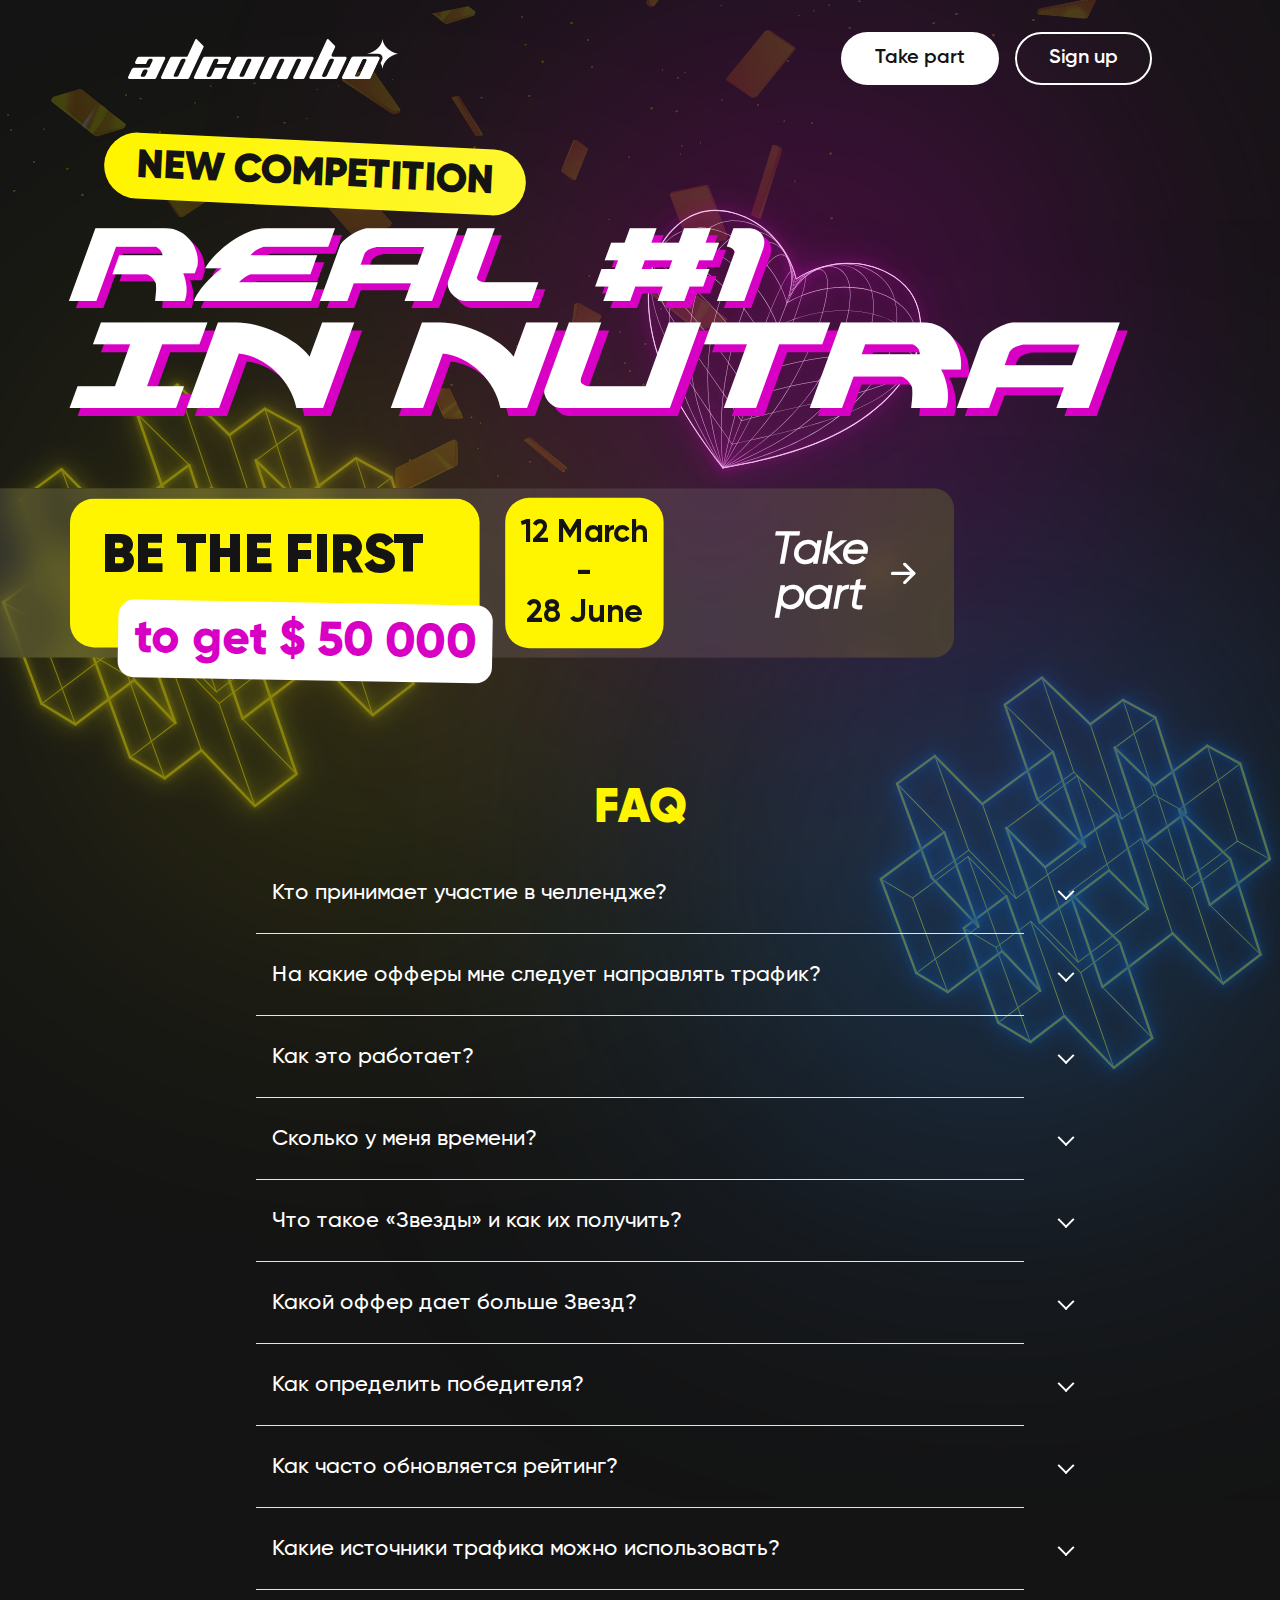
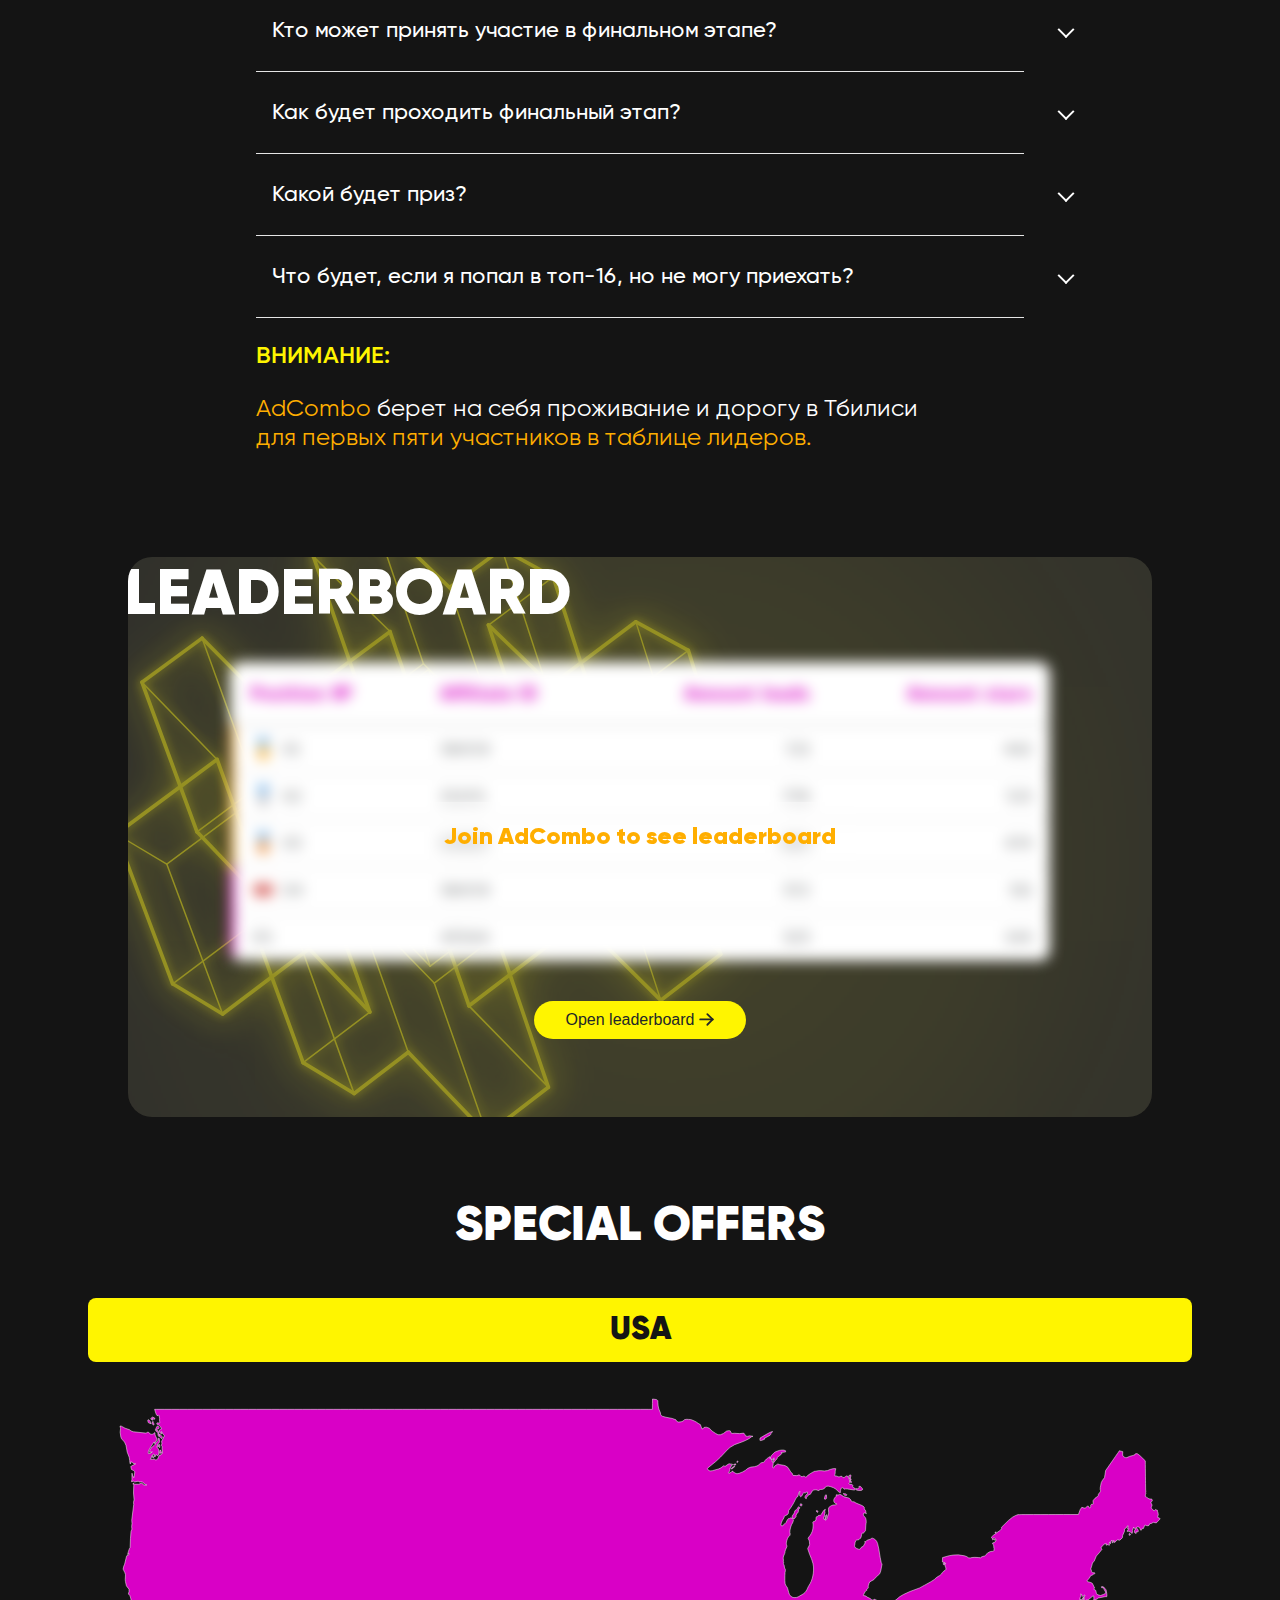
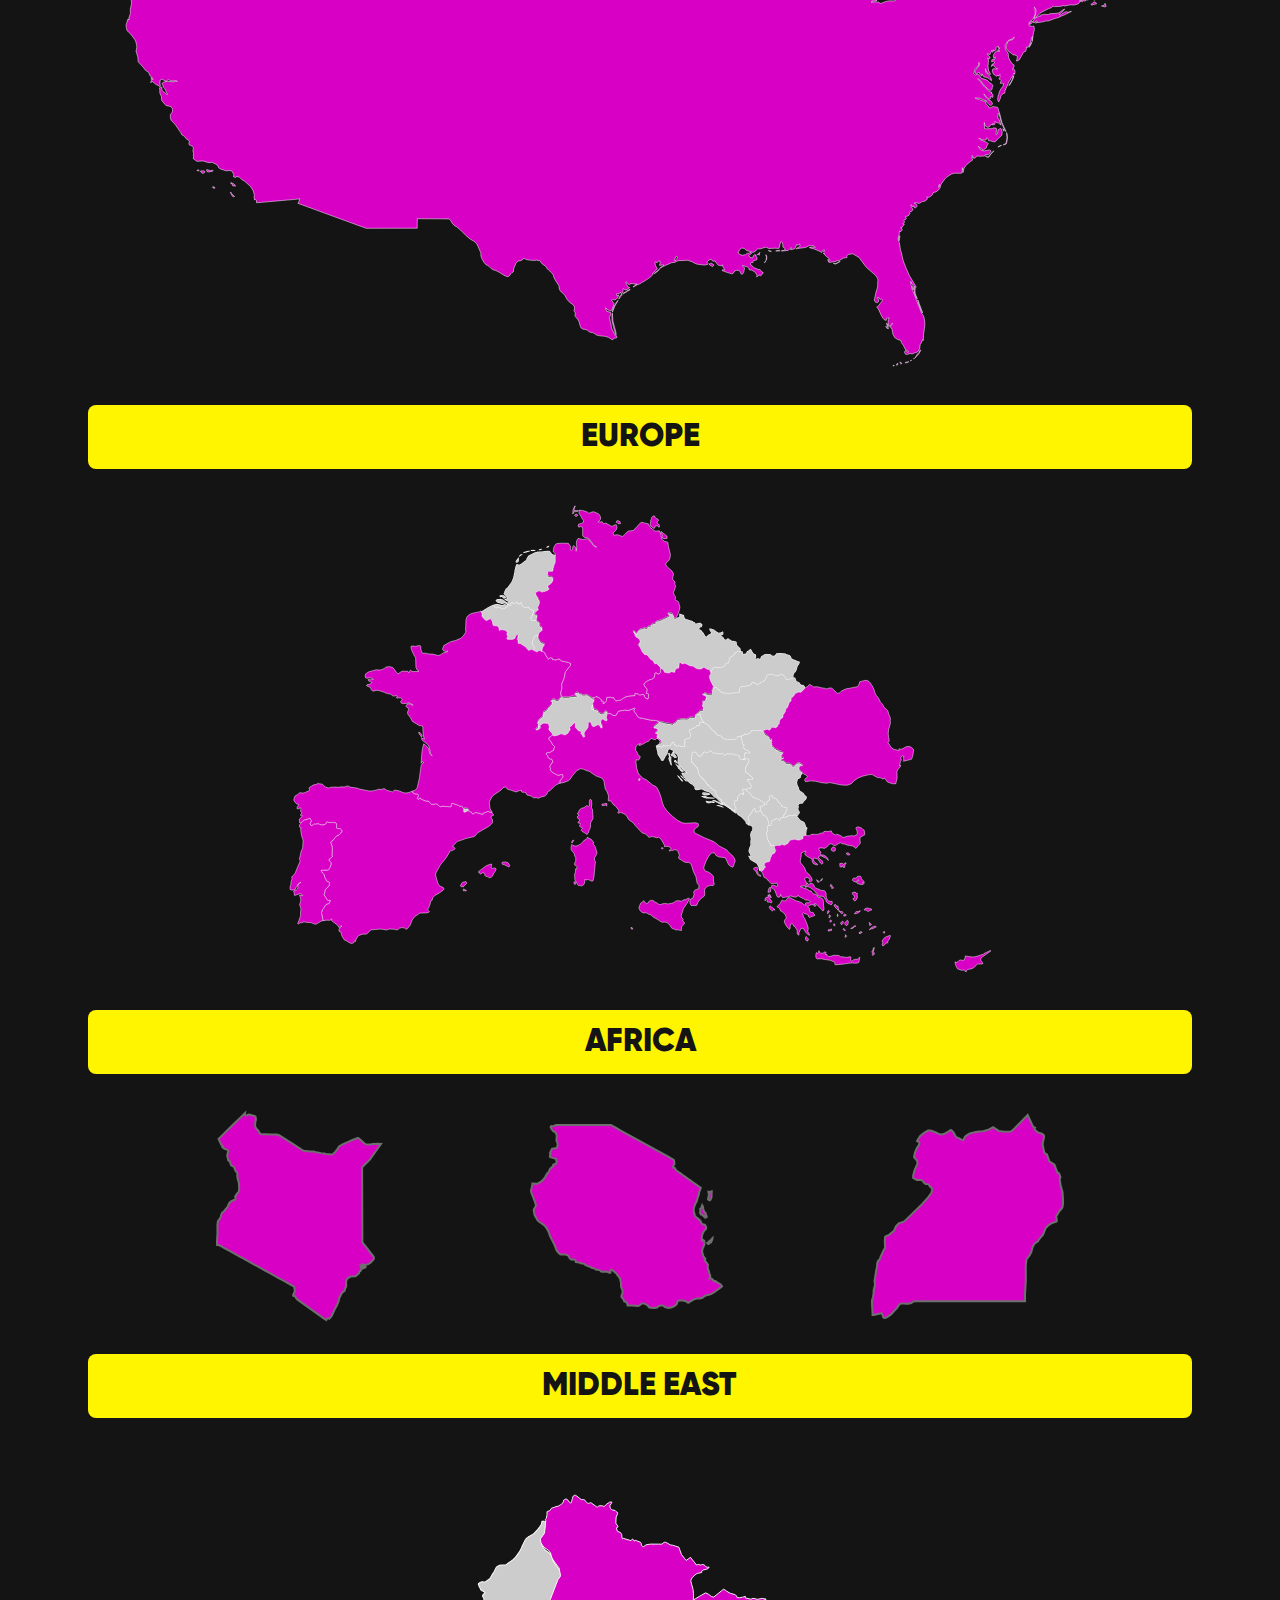
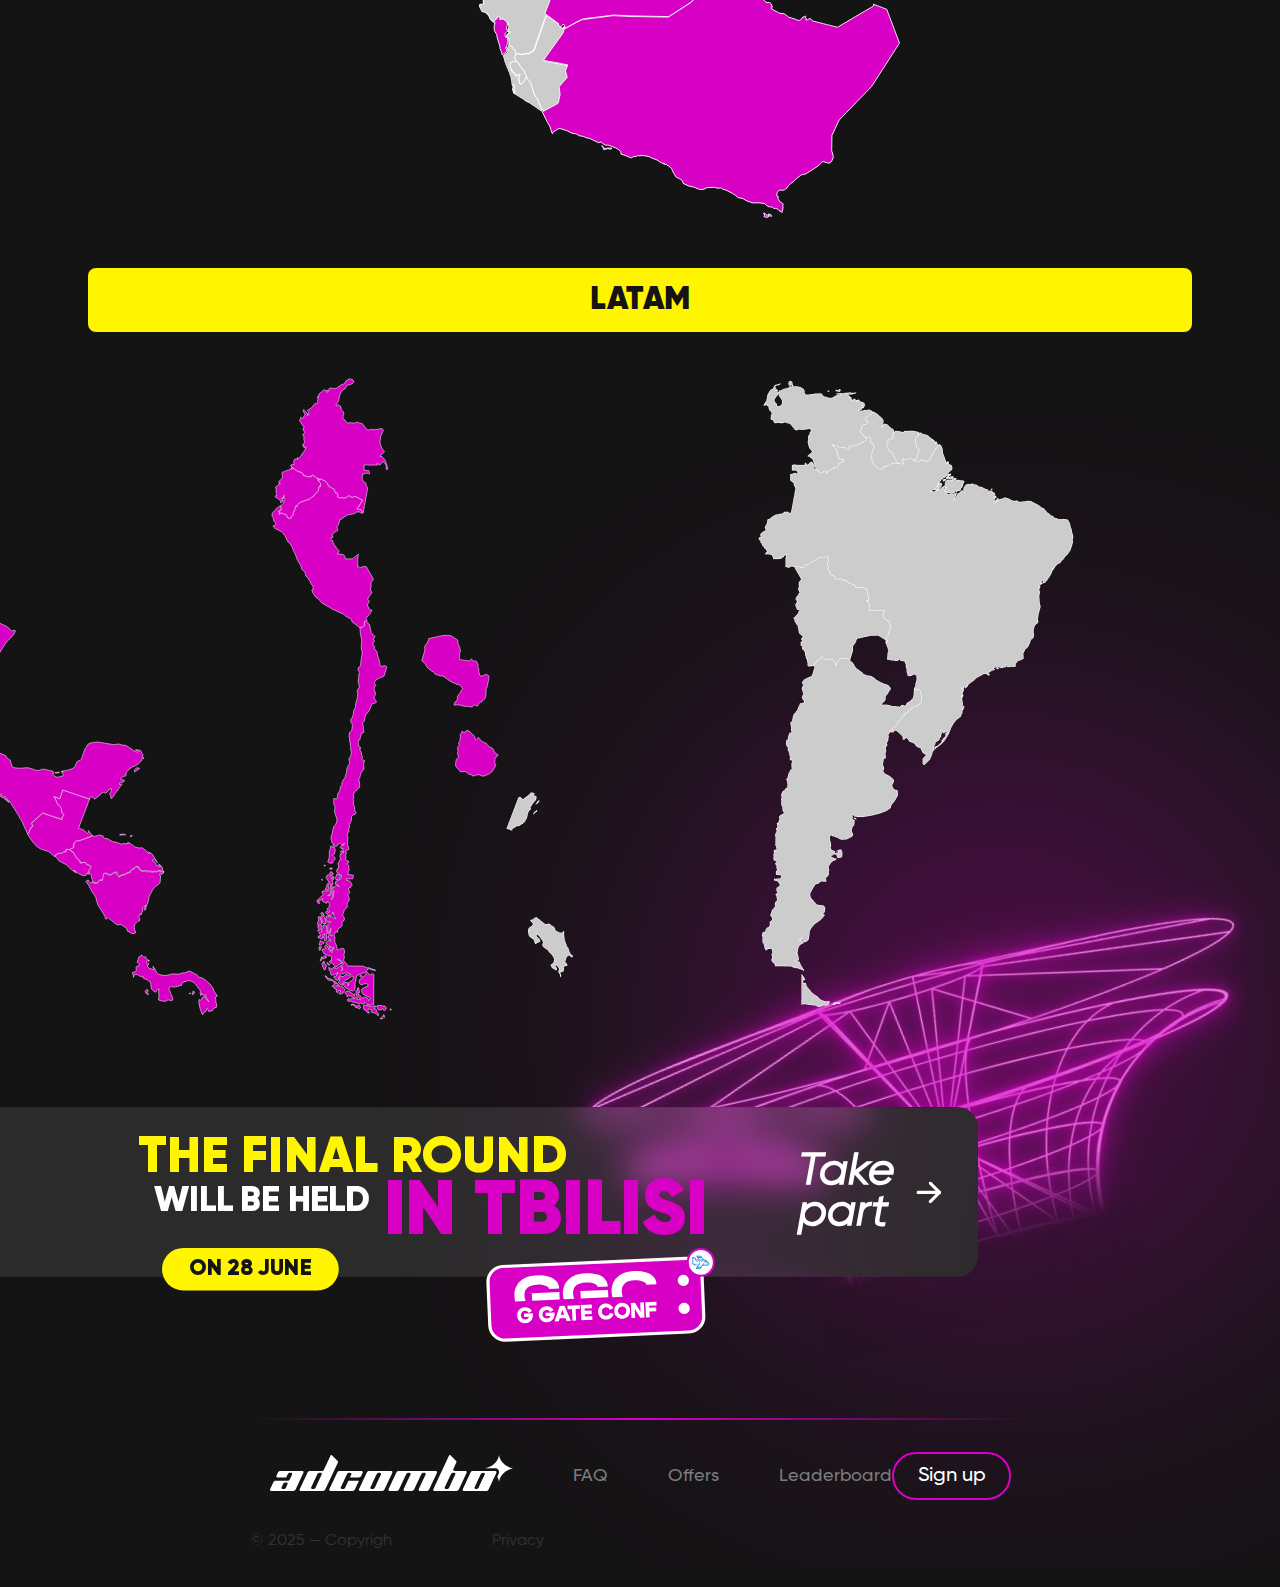
<file: index.html>
<!DOCTYPE html>
<html lang="ru">

<head>
    <meta charset="UTF-8">
    <meta name="viewport" content="width=device-width, initial-scale=1.0, user-scalable=no">
    <title>Nutra</title>
    <!--<link href="https://fonts.googleapis.com/css2?family=Gilroy:wght@300;400;500;700&display=swap" rel="stylesheet">
    <link href="https://fonts.googleapis.com/css2?family=Alexis&display=swap" rel="stylesheet">-->
    <!-- <link rel="stylesheet" href="//code.jquery.com/ui/1.13.2/themes/base/jquery-ui.css">
    <script src="https://code.jquery.com/jquery-3.7.1.min.js"></script>
    <script src="https://code.jquery.com/ui/1.13.2/jquery-ui.min.js"></script> -->
    <link rel="stylesheet" href="style.css">
</head>

<body>
    <div class="screen">
        <div class="background_gold">
            <div class="yellow_bg">
                <div class="blue_bg">
                    <div class="pink_bg">
                        <div class="cone_bg">
                            <header class="header">
                                <div class="header__logo">
                                    <a class="logo" href="">
                                        <img src="images/Logo.svg" alt="AdCombo" class="logo">
                                    </a>
                                </div>
                                <div class="header__buttons">
                                    <a href="index-en.html" class="cta_button">Take part</a>
                                    <a href="index-ru.html" class="cta_button_secondary">Sign up</a>
                                </div>
                            </header>
                            <div class="main_screen__container">
                                <div class="title_block">
                                    <div class="subtitle_rounded">NEW COMPETITION</div>
                                    <div class="title_1r">Real #1</div>
                                    <div class="title_2r">In nutra</div>
                                </div>
                                <button class="main_button">
                                    <a href="index-en.html">
                                        <div class="button__inner-banners">
                                            <div class="button__content">
                                                <div class="button__left-banner">
                                                    <div class="button__title-1">BE THE FIRST</div>
                                                    <div class="button__title-2">to get $ 50 000</div>
                                                </div>
                                                <div class="button__dates">12 March<br>-<br>28 June</div>
                                            </div>
                                            <div class="button__cta1">
                                                <a href="https://my.adcombo.com/challenge"
                                                    class="cta1_take-part">Take<br>part</a>
                                                <svg class="cta1-icon" width="31" height="27" viewBox="0 0 31 27"
                                                    fill="none" xmlns="http://www.w3.org/2000/svg">
                                                    <path class="cta" d="M2 13.5L28.8333 13.5" stroke="currentColor"
                                                        stroke-width="3.83333" stroke-linecap="round"
                                                        stroke-linejoin="round" />
                                                    <path class="cta" d="M17.3359 2L28.8359 13.5" stroke="currentColor"
                                                        stroke-width="3.83333" stroke-linecap="round"
                                                        stroke-linejoin="round" />
                                                    <path class="cta" d="M17.3359 25L28.8359 13.5" stroke="currentColor"
                                                        stroke-width="3.83333" stroke-linecap="round"
                                                        stroke-linejoin="round" />
                                                </svg>
                                            </div>
                                        </div>
                                    </a>
                                </button>
                                <div class="mainscreen">
                                    <div class="banner_frame">
                                        <div class="title-1">BE THE FIRST</div>
                                        <div class="title-2">to get $ 50 000</div>
                                        <div class="ad_dates">12 March - 28 June</div>
                                        <div class="ggate_logo"><img src="images/ggate_mobile.svg" alt=""></div>
                                    </div>
                                </div>
                                <a href="#" class="cta-mobile">
                                    <div class="cta-mobile__content">
                                        <span>Take part</span>
                                        <div class="cta-mobile__arrow"></div>
                                    </div>
                                </a>
                            </div>
                            <div class="FAQ__container">
                                <div class="H2_title">FAQ</div>
                                <div class="container">
                                    <div class="accordion">
                                        <div class="accordion-item">
                                            <a>Кто принимает участие в челлендже?</a>
                                            <div class="content">
                                                <p>Участниками являются все вебмастера <span
                                                        class="faq__branded">партнерской
                                                        сети
                                                        AdCombo.</span>
                                                </p>
                                            </div>
                                        </div>
                                        <div class="accordion-item">
                                            <a>На какие офферы мне следует направлять трафик?</a>
                                            <div class="content">
                                                <p>Конкурсные офферы отмечены звездочкой во вкладке <span
                                                        class="faq__accent"><br class="double">Offers,</span>
                                                    а конкурсные баллы (Звезды) указаны в соответствующей колонке.
                                                    <br>Полный
                                                    список доступен
                                                    <span class="faq__accent"><a href="https://my.adcombo.com/offers"
                                                            target="_blank">по
                                                            ссылке</a></span>
                                                </p>
                                            </div>
                                        </div>
                                        <div class="accordion-item">
                                            <a>Как это работает?</a>
                                            <div class="content">
                                                <p>В личном кабинете появится вкладка <span
                                                        class="faq__accent">Competition</span> где будет
                                                    отображаться:<br class="double">
                                                    - Количество заработанных <span class="faq__branded">Звезд</span><br
                                                        class="double">
                                                    - Текущая позиция в <span class="faq__accent">ТОП-рейтинге
                                                        участников</span>
                                                </p>
                                            </div>
                                        </div>
                                        <div class="accordion-item">
                                            <a>Сколько у меня времени?</a>
                                            <div class="content">
                                                <p>Подсчет Золотых Звезд за участие в конкурсе <br class="double">
                                                    начнется <span class="faq__accent-branded">12 марта 2025 г. в 00:00
                                                        UTC</span><br class="double">
                                                    и закончится <span class="faq__accent-branded">24 июня 2025 г. в
                                                        23:59
                                                        UTC.</span></p>
                                            </div>
                                        </div>
                                        <div class="accordion-item">
                                            <a>Что такое «Звезды» и как их получить?</a>
                                            <div class="content">
                                                <p><span class="faq__branded">Звезды</span> — это конкурсные баллы. За
                                                    каждые
                                                    <span class="faq__pink">10апрувов,</span> в соответствии с таблицей,
                                                    ты
                                                    получаешь от 2 до 5
                                                    Звезд.<br class="double">

                                                    <span class="faq__accent-branded">Дополнительные правила<br
                                                            class="double">
                                                        Фрод-трафик:</span><br class="double">
                                                    - В случае фрод-трафика золотые звезды могут быть понижены
                                                    или полностью аннулированы.<br class="double">
                                                    <span class="faq__accent-branded">Выдающийся трафик:</span><br
                                                        class="double">
                                                    - Если выкуп <span class="faq__accent">выше 60%,</span> золотые
                                                    звезды
                                                    умножаются
                                                    на 2 <br class="double">
                                                    <span class="faq__branded">(дабл килл/овер килл).</span><br
                                                        class="double">
                                                    - Если выкуп <span class="faq__accent">ниже 40%,</span> золотые
                                                    звезды
                                                    делятся
                                                    на 2 или аннулируются.
                                                </p>
                                            </div>
                                        </div>
                                        <div class="accordion-item">
                                            <a>Какой оффер дает больше Звезд?</a>
                                            <div class="content">
                                                <p>Конкретное количество Звезд за каждый оффер смотри <span
                                                        class="faq__accent"><br class="double">в разделе
                                                        Offers<br>в личном
                                                        кабинете,</span><br> в табличке или спроси у своего менеджера.
                                                </p>
                                            </div>
                                        </div>
                                        <div class="accordion-item">
                                            <a>Как определить победителя?</a>
                                            <div class="content">
                                                <p>Победитель определяется по наибольшему количеству
                                                    набранных Звезд. <br><span class="faq__accent">Финальный этап</span>
                                                    пройдет
                                                    на конференции
                                                    <span class="faq__accent">в Тбилиси (Грузия), </span><br>где
                                                    участники будут
                                                    соревноваться в
                                                    оффлайн-заливе.<br class="double">
                                                    Участник с самым большим профитом заберет <span
                                                        class="faq__accent-branded">главный приз —
                                                        $50,000.</span>
                                                </p>
                                            </div>
                                        </div>
                                        <div class="accordion-item">
                                            <a>Как часто обновляется рейтинг?</a>
                                            <div class="content">
                                                <p>Рейтинг обновляется в реальном времени,<br>но возможны технические
                                                    задержки.
                                                </p>
                                            </div>
                                        </div>
                                        <div class="accordion-item">
                                            <a>Какие источники трафика можно использовать?</a>
                                            <div class="content">
                                                <p> В рамках челленджа принимаем любой трафик <br><span
                                                        class="faq__branded">(если он
                                                        соответствует
                                                        правилам
                                                        AdCombo).</span><br>
                                                    Однако в финальном этапе участники смогут лить только с <span
                                                        class="faq__fb">Facebook.</span>
                                                </p>
                                            </div>
                                        </div>
                                        <div class="accordion-item">
                                            <a>Кто может принять участие в финальном этапе?</a>
                                            <div class="content">
                                                <p><span class="faq__pink">Топ-16 участников</span> с наибольшим
                                                    количеством
                                                    <span class="faq__branded">Звезд</span> будут приглашены<br> на
                                                    финальный
                                                    этап на конференции
                                                    G GATE
                                                    в
                                                    Тбилиси. <br class="double"><span class="faq__branded">Первым пяти
                                                        участникам в таблице
                                                        лидеров
                                                        AdCombo </span><br>оплатит
                                                    дорогу
                                                    и проживание <span class="faq__branded">в Тбилиси.</span>
                                                </p>
                                            </div>
                                        </div>
                                        <div class="accordion-item">
                                            <a>Как будет проходить финальный этап?</a>
                                            <div class="content">
                                                <p><span class="faq__pink">На конференции G GATE</span> топ-16
                                                    участников
                                                    продемонстрируют свое
                                                    мастерство в
                                                    арбитраже трафика.<br>Участникам предоставят
                                                    всю необходимую технику, расходники<br><span class="faq__branded">и
                                                        $1,000
                                                        на залив.
                                                    </span><br class="double">
                                                    Дополнительную информацию уточняй у своего менеджера.</p>
                                            </div>
                                        </div>
                                        <div class="accordion-item">
                                            <a>Какой будет приз?</a>
                                            <div class="content">
                                                <p> <span class="faq__accent-branded">1 место — $50,000</span><br
                                                        class="double">
                                                    <span class="faq__pink">2 место — $20,000<br class="double">
                                                        3 место — $10,000</span>
                                                </p>
                                            </div>
                                        </div>
                                        <div class="accordion-item">
                                            <a>Что будет, если я попал в топ-16, но не могу приехать?</a>
                                            <div class="content">
                                                <p>В этом случае твое место передается следующему участнику в
                                                    рейтинге.<br class="double">
                                                    <span class="faq__accent-yellow">Важно:</span> Призы можно получить
                                                    только
                                                    <span class="faq__pink">при
                                                        личном участии в финале
                                                        на конференции GGATE в Тбилиси.</span><br>
                                                    Если участник отказывается от оффлайн-участия, он автоматически
                                                    лишается
                                                    возможности
                                                    получить
                                                    приз.
                                                </p>
                                                <p style="font-size: 20px; font-weight: 600; color: #ffffff">Примечание:
                                                </p>
                                                <p>Дата и время проведения финала будут объявлены позже — следи <br>за
                                                    обновлениями
                                                    <span class="faq__fb">в наших каналах!</span>
                                                </p>
                                            </div>
                                        </div>
                                    </div>
                                    <div class="accordion-accent">
                                        <p><span class="faq__accent-yellow">ВНИМАНИЕ:</span></p>
                                        <p><span class="faq__branded">AdCombo</span> берет на себя проживание и дорогу в
                                            Тбилиси<br><span class="faq__branded">для первых пяти участников в таблице
                                                лидеров.</span>
                                        <p>
                                    </div>
                                </div>
                            </div>
                            <div class="lb__container">
                                <div class="lb__background">
                                    <img src="images\backgrounds\hash_yellow.svg" alt="" class="img_yellow-hash">
                                </div>
                                <div class="h3__leaderboard-title" style="margin-left: -4px">LEADERBOARD</div>
                                <div class="overlay-cta">
                                    <a href="https://my.adcombo.com/challenge" class="overlay-link">
                                        Join AdCombo to see leaderboard
                                    </a>
                                </div>
                                <table class="table__leaders">
                                    <tr>
                                        <th class="col-left">Position №</th>
                                        <th class="col-left">Affiliate ID</th>
                                        <th class="col-right">Amount leads</th>
                                        <th class="col-right">Amount stars</th>
                                    </tr>
                                    <tr>
                                        <td class="col-left">01</td>
                                        <td class="col-left">38059</td>
                                        <td class="col-right">721</td>
                                        <td class="col-right">442</td>
                                    </tr>
                                    <tr>
                                        <td class="col-left">02</td>
                                        <td class="col-left">13205</td>
                                        <td class="col-right">739</td>
                                        <td class="col-right">521</td>
                                    </tr>
                                    <tr>
                                        <td class="col-left">03</td>
                                        <td class="col-left">64190</td>
                                        <td class="col-right">484</td>
                                        <td class="col-right">474</td>
                                    </tr>
                                    <tr>
                                        <td class="col-left">04</td>
                                        <td class="col-left">38059</td>
                                        <td class="col-right">372</td>
                                        <td class="col-right">311</td>
                                    </tr>
                                    <tr>
                                        <td class="col-left">05</td>
                                        <td class="col-left">43564</td>
                                        <td class="col-right">323</td>
                                        <td class="col-right">144</td>
                                    </tr>
                                </table>
                                <div class="lb__btn">
                                    <button class="lb__reveal-link">
                                        Open leaderboard
                                        <svg class="arrow" width="12" height="10" viewBox="0 0 12 10" fill="none"
                                            xmlns="http://www.w3.org/2000/svg">
                                            <path class="arrowd" d="M1.64502 5.31213L10.9784 5.31213"
                                                stroke="currentColor" stroke-width="1.33333" stroke-linecap="round"
                                                stroke-linejoin="round" />
                                            <path class="arrowd" d="M6.98193 1.31311L10.9819 5.31311"
                                                stroke="currentColor" stroke-width="1.33333" stroke-linecap="round"
                                                stroke-linejoin="round" />
                                            <path class="arrowd" d="M6.98096 9.31213L10.981 5.31213"
                                                stroke="currentColor" stroke-width="1.33333" stroke-linecap="round"
                                                stroke-linejoin="round" />
                                        </svg>
                                    </button>
                                </div>
                            </div>


                            <div class="wrapper content">
                                <div class="block__container">
                                    <div class="h2__title">SPECIAL OFFERS</div>
                                    <div class="region__container">
                                        <div class="region__name">USA</div>
                                        <div class="modal__container" countryid="US">
                                            <div class="modal__title">United States</div>
                                            <div class="offers">
                                                <ul class="modal__list">
                                                    <li>Verdexedil</li>
                                                    <li>Congelum</li>
                                                    <li>Magicoa</li>
                                                    <li>Foot Trooper</li>
                                                    <li>Veniselle</li>
                                                </ul>
                                                <ul class="modal__list">
                                                    <li>Lava Blaze</li>
                                                    <li>NIAPEPT</li>
                                                    <li>Berzeo</li>
                                                    <li>UpVision</li>
                                                    <li>Yenki Derm</li>
                                                </ul>
                                                <ul class="modal__list">
                                                    <li>Stop Motion Energy</li>
                                                    <li>Stop Toxic OFF</li>
                                                    <li>Stop Matcha Slim</li>
                                                    <li>Bluestone</li>
                                                    <li>Toxic OFF</li>
                                                </ul>
                                            </div>
                                            <button>To offers</button>
                                        </div>
                                        <div class="map__container">
                                            <svg width="1042" height="569" viewBox="0 0 1042 569" fill="none"
                                                xmlns="http://www.w3.org/2000/svg">
                                                <path
                                                    d="M565.525 21.6374L567.682 21.3036L569.537 21.4L571.406 21.5477L572.401 21.7659L575.277 22.9597L577.151 23.9355L579.841 25.7457L581.331 26.5481L582.05 28.4289L582.884 30.8361H584.078L584.977 29.4239L587.263 29.1671L590.267 30.1555L592.912 32.9672L596.713 35.4706L599.037 36.7159L601.399 36.7096L604.397 35.4706L607.588 33.0699L609.886 32.6526L611.247 32.8902L612.024 34.7581L612.974 35.4706L615.452 35.2588L620.62 35.6183L624.735 35.1111L625.673 36.1833L626.507 37.8715L628.177 38.4041L630.443 37.8715L634.006 38.2372L633.518 38.507L632.991 38.4492L632.304 38.8535L631.451 39.7137L629.48 40.9398L626.398 42.5381L622.842 44.0016L615.632 46.64L611.138 49.3745L609.148 51.0114L601.412 59.2022L596.745 63.5479L589.189 69.6332L588.47 70.4035L588.425 71.1224L589.041 71.7963L590.582 72.7721L591.782 72.8941L593.317 72.6951L599.383 71.0133L601.938 69.845L604.449 67.8807L604.705 67.8165L605.752 68.1759L606.079 68.3493L609.341 66.0834L610.413 65.7944L611.254 65.8522L612.3 66.7445L612.544 67.2838L612.191 68.3237L611.254 69.8577L610.798 71.1481L610.824 72.1944L610.419 73.3241L609.392 74.8583L609.764 75.2691L612.518 74.1651L612.923 73.7349L612.968 73.4783L612.801 73.1701L613.115 73.0289L615.285 74.5373L616.73 75.3718L617.943 75.7698L620.242 75.2883L623.625 73.9274L626.514 72.2713L628.902 70.3071L631.881 69.1004L635.457 68.6575L638.012 67.9642L639.553 67.0141L641.62 65.159L642.782 64.6134L644.245 64.4465L645.343 63.7276L646.082 62.4566L647.481 61.0122L649.535 59.3947L650.71 58.7399L650.999 59.048L651.108 59.6194L651.031 60.4602L651.545 61.1343L652.643 61.6542L653.143 62.341L653.047 63.1947L653.342 63.9201L654.036 64.5235L654.216 65.833L653.894 67.8421L653.856 69.1452L654.1 69.7359L654.344 70.0697L654.736 69.7486L655.23 69.0426L655.41 68.6061L655.538 68.1632L658.543 66.1347L659.127 66.0321L660.109 66.5584L664.654 67.2901L666.445 67.81L668.326 68.9719L668.968 69.4213L671.273 73.1701L672.326 74.6337L672.981 75.038L673.353 75.6094L673.648 76.9317L674.008 77.3296L677.385 77.612L678.913 77.3746L679.844 76.8418L680.877 77.1885L682.014 78.408L683.131 78.7482L684.229 78.2154L685.262 78.2283L686.231 78.7996L686.681 79.2104L686.976 79.1912L688.896 77.3296L691.207 75.6735L694.295 73.8826L696.086 73.0867L696.58 73.2792L699.424 72.6821L701.986 72.6308L705.382 72.9903L708.528 72.573L711.423 71.3728L713.985 70.7052L716.212 70.5639L717.053 70.8977L716.508 71.7128L716.212 73.1059L716.174 75.083L715.981 76.3283L715.641 76.8547L715.602 77.3552L715.859 77.8303L718.023 78.1384L719.159 78.7804L720.462 78.806L721.932 78.2219L723.056 78.4466L723.839 79.4672L724.975 79.6533L726.08 78.9216L726.856 78.2348L727.524 77.9331L728.044 77.8689L728.596 78.2154L728.969 78.7996L729.906 80.4043L730.368 81.4892L730.651 83.1005L730.85 83.6333L730.824 84.5705L730.195 85.2059L730.028 85.7129L730.406 86.2201L732.538 86.3613L733.507 86.862L733.867 87.4205L733.623 88.0366L733.758 88.698L734.278 89.3911L735.985 90.4438L736.403 90.9445L736.281 91.4773L735.774 91.8176L734.881 91.9716L728.359 90.9831L726.439 90.8227L726.157 91.1886L725.977 91.2399L725.669 91.1435L725.11 91.1243L724.828 90.8867L724.59 90.2256L724.025 89.802L723.12 89.6158L722.343 90.1165L721.438 92.0744L721.579 92.4402L721.432 93.6919L721.663 94.0322L721.65 94.3147L721.393 94.5521L720.86 94.52L720.051 94.2248L716.989 91.2656L714.671 89.7891L711.802 88.7042L709.529 88.1716L707.86 88.1973L706.486 88.9611L705.414 90.4503L703.738 91.2977L701.459 91.503L700.227 91.9075L700.034 92.5044L699.212 92.5174L697.761 91.9524L696.266 91.792L694.718 92.0423L693.589 92.6265L692.388 94.4557L692.151 95.3545L691.284 96.1377L688.979 97.3574L688.864 97.8065L687.65 99.1931L687.265 99.9571L687.271 100.708L686.867 100.663L686.052 99.8221L686.02 98.6924L686.771 97.2674L687.445 96.5806L688.035 96.6255L688.401 95.99L688.543 94.6804L688.331 94.0258L687.182 94.2826L686.578 94.8025L685.814 94.9181L684.896 94.6227L684.087 95.3353L683.387 97.0619L682.553 98.1917L681.583 98.7245L680.929 98.1341L680.595 96.42V95.0785L680.986 93.4545L680.787 93.1399L680.377 93.6598L679.76 95.0142L678.938 97.9672L678.412 98.9235L677.699 99.3279L676.57 101.112L675.029 104.271L673.289 107.333L671.35 110.285L670.182 111.871L669.79 112.096L669.617 112.622L669.521 114.515L669.174 115.799L668.159 116.807L665.508 118.078L665.091 118.945L665.033 119.657L663.325 122.604L662.491 124.407L661.945 126.282L662.118 127.463L663.011 127.944L663.736 127.758L664.288 126.904L665.136 126.128L666.285 125.434L667.12 124.414L668.281 121.93L669.585 120.498L670.278 120.415L670.471 120.453L671.825 119.805L672.917 120.017L673.578 120.992L674.252 121.66L674.4 122.289L674.066 123.688L673.443 125.165L672.538 126.712L671.716 129.029L670.978 132.117L670.824 134.447L671.247 136.02L670.843 137.425L669.61 138.658L668.615 140.307L667.864 142.368L667.44 144.095L667.338 145.494L667.447 146.54L667.909 147.953L667.877 148.665L666.542 151.766L666.06 153.268L665.977 154.455L665.643 155.624L664.622 157.992L664.301 159.308L664.243 160.515L664.474 162.492L664.346 163.159L664.404 163.667L664.654 164.007V164.629L664.391 165.535L664.494 166.234L664.956 166.735L665.251 167.692L665.386 169.097L665.739 170.272L666.311 171.209L666.413 172.576L666.047 174.361L665.861 177.712L665.855 182.622L666.124 185.768L666.676 187.161L667.293 188.188L667.973 188.849L668.757 190.877L669.642 194.279L670.458 196.526L671.215 197.617L671.896 198.221L672.435 198.574L672.833 198.625L673.058 199.158L674.072 199.479L675.927 199.614L677.635 199.402L679.189 198.85L684.132 195.987L686.052 194.427L687.117 193.028L688.151 191.185L689.146 188.9L691.175 185.472L692.163 183.399L693.114 180.767L693.832 178.007L694.314 175.112L694.545 172.101L694.52 168.982L694.032 165.836L693.088 162.659L692.581 161.035L692.382 160.605L690.674 156.522L688.748 150.822L688.774 150.334L690.571 146.926L690.616 146.464L690.424 143.69L690.038 142.297L689.12 140.423L689.152 139.948L691.021 137.554L692.151 135.731L693.178 133.516L693.845 130.929L694.147 127.97L694.141 125.993L693.813 125.004L693.845 124.241L694.237 123.708L696.24 123.014L696.914 121.84L697.055 119.773L697.466 118.746L698.147 118.765L698.776 118.341L699.354 117.475L700.118 117.225L701.068 117.603L702.397 116.319L704.104 113.373L705.414 111.723L706.332 111.377L706.505 111.646L705.94 112.526L705.767 113.495L705.985 114.548L705.793 115.568L705.369 116.961L705.632 117.398L704.9 119.638L704.868 120.755L705.311 121.602L705.838 121.307L706.448 119.863L706.634 119.092L706.383 118.996L706.48 118.38L706.91 117.25L707.295 116.711L707.629 116.775L707.719 117.391L707.571 118.566L706.602 121.333L706.409 122.174L706.627 122.411L707.796 120.678L708.772 117.918L709.516 115.799L709.651 114.644L709.426 111.659L709.471 110.433L709.754 109.586L710.768 108.629L712.508 107.564L714.228 106.992L715.93 106.922L717.117 106.633L717.792 106.126L717.554 105.715L716.411 105.413L715.538 104.746L714.948 103.712L714.748 102.525L714.948 101.189L715.673 99.8736L716.931 98.5833L717.329 97.6396L716.861 97.0298L717.4 96.8116L718.941 96.985L720.019 96.8181L720.629 96.3109L720.796 96.3751L722.086 96.8566L724.391 98.442L726.58 99.3665L728.654 99.6295L730.169 100.188L731.119 101.042L731.806 101.998L732.223 103.058L733.212 103.654L734.772 103.789L735.998 104.239L736.891 105.002L741.847 106.973L743.92 108.013L745.063 109.027L745.384 109.682L745.288 110.324L745.403 111.011L746.251 112.346L746.572 112.468L746.771 113.11L746.841 114.278L747.092 115.061L747.516 115.459L747.252 115.62L745.724 114.946L744.858 115.151L744.453 116.024L744.389 116.852L744.665 117.629L746.617 119.965L747.124 122.096L747.22 124.67L746.976 125.672L746.771 127.874L746.604 131.276L746.565 132.438L745.923 133.574L744.184 135.204L744.158 134.896L743.741 134.813L743.291 135.063L742.662 136.456L742.123 138.998L741.468 140.378L740.691 140.596L740.223 140.962L740.069 141.476L739.24 141.823L737.732 142.002L736.698 142.772L735.928 144.942L735.96 145.982L735.6 147.272L735.626 148.376L736.03 149.294L737.25 150.212L739.279 151.13L740.492 151.271L741.327 150.886L742.2 149.384L743.047 148.794L744.081 148.543L744.472 147.863L746.174 144.852V144.185L745.551 143.928L745.641 143.742L746.443 143.62L747.137 143.215L747.727 142.522L748.761 142.009L751.278 141.219L752.626 140.32L753.479 140.173L754.725 140.654L756.356 141.758L757.646 143.37L758.596 145.481L759.797 150.944L761.248 159.719L762.236 164.61L762.769 165.65L763.032 166.17L761.755 172.981L760.728 175.786L758.93 177.41L757.145 178.983L754.918 181.614L752.472 182.911L751.22 183.675L750.95 184.169L750.648 184.015L749.981 185.44L749.384 187.411L749.146 188.932L749.358 189.767L748.851 190.299L747.933 191.301L747.76 191.667L747.824 192.251L747.631 192.533L747.188 192.521L746.848 192.803L746.02 193.849L744.594 196.584L744.325 197.155L744.562 197.579L746.193 197.842L747.304 198.343L748.17 199.094L751.297 200.564L752.253 201.475L753.203 201.976L754.147 202.066L754.796 201.777L755.142 201.109L755.585 201.064L756.125 201.642L757.884 202.271L757.941 202.47L753.062 203.561L752.041 204.069L753.261 204.422L754.494 204.338L755.733 203.812L757.158 203.837L758.41 204.088L758.808 203.876L758.969 203.767L761.1 205.198L761.896 205.41L762.724 205.25L763.578 204.711L765.459 204.011L768.361 203.144L771.154 202.791L773.837 202.952L775.532 202.708L777.085 201.809L780.514 198.856L784.449 196.475L790.927 193.515L800.557 189.953L802.046 189.125L803.555 188.31L804.338 187.841L805.211 187.417L811.913 183.682L815.367 181.473L817.094 179.868L818.917 178.533L820.83 177.468L822.346 176.101L823.469 174.432L824.708 173.186L826.063 172.371L826.794 171.511L826.897 170.612L826.64 169.392L826.037 167.858L825.953 166.652L826.39 165.766L826.486 165.169L826.242 164.861L823.398 163.981L823.52 159.745L823.482 159.623L823.63 159.571L830.184 157.69L834.364 157.042L839.454 156.869L845.521 157.8L847.877 158.647L849.367 159.725L851.087 160.014L853.039 159.513L855.742 159.347L859.202 159.513L861.051 159.77L861.295 160.111L861.532 160.008L861.77 159.469L862.694 158.872L865.288 157.979L865.635 158.166L866.168 157.716L866.887 156.625L868.209 155.418L870.135 154.096L871.875 153.409L873.435 153.351L874.475 153.03L875.001 152.433L875.162 151.907L874.956 151.451L875.046 150.944L875.136 150.694L875.059 150.488L874.873 150.058L874.725 147.888L874.424 146.868L874 146.11L873.461 145.623L873.525 145.116L874.462 144.486L874.392 145.07L874.636 145.25L875.072 144.981L876.073 143.671L876.189 143.177L876.87 142.67L877.377 141.88L876.818 141.765L875.489 142.002L875.188 141.765L875.875 140.712L875.746 140.115L875.528 139.865L875.091 139.762L873.595 140.686L873.133 140.77L873.069 140.282L872.299 139.197L874.366 137.271L881.672 131.898L882.417 131.083L882.692 130.351L882.493 129.71L882.288 129.549L882.397 129.389L889.44 122.443L893.439 119.227L896.739 117.43L899.256 116.576L900.957 116.698L901.92 116.576H902.742L906.934 116.57L914.432 116.557L921.931 116.55L929.429 116.537L936.921 116.525L944.419 116.512L951.918 116.499L959.41 116.486L961.188 111.582L962.838 109.29L965.104 110.048L966.311 109.984L967.653 108.803L968.738 108.084L969.45 108.193L970.06 109.271L970.568 109.99L971.165 109.778L971.672 108.758L971.653 107.339L972.346 106.351L973.174 106.203L973.938 106.235L974.323 105.753L974.278 105.067L974.009 103.95L974.105 102.608L976.012 100.227L978.348 98.6154L979.164 97.8065L979.401 96.1698L980.743 94.4687L981.411 93.4865L981.571 92.6327L981.225 91.58L981.257 89.5709L981.719 87.1702L982.271 84.5511L983.504 82.189L985.526 79.6084L986.052 76.2063L986.598 72.6116L989.05 69.1004L991.83 65.1012L993.416 62.8225L996.266 58.6693L998.295 55.7037L999.316 54.3428L1000.38 52.7253L1002.12 53.213L1003.85 53.6946L1003.6 56.0439L1003.88 57.7514L1004.7 58.7336L1005.89 59.401L1006.79 59.6257L1007.85 59.613L1010.74 58.2842L1014.13 57.424L1015.99 56.6216L1016.33 55.8706L1017.18 55.6075L1018.54 55.832L1021.04 57.7128L1023.96 60.5501L1026.27 62.7904L1026.34 66.6676L1026.38 70.7629L1026.43 75.0636L1026.46 78.1257L1026.52 82.3237L1026.56 85.6489L1026.62 89.9817L1026.65 92.2927L1026.97 92.9603L1026.77 93.8653L1026.69 94.321L1026.71 94.6869L1026.84 95.1428L1026.82 95.7782L1026.52 96.3495L1026.38 97.0171L1026.34 98.102L1026.65 98.7696L1027.18 99.161H1027.62L1028.19 99.5526L1028.93 100.246L1030.05 100.849L1031.22 101.061L1032.02 100.913L1032.99 101.305L1033.33 102.268L1033.14 103.173L1032.59 103.597L1032 103.924L1031.89 104.617L1032.19 105.336L1032.61 105.965L1033.07 107.069L1032.88 108.032L1032.46 108.841L1032.27 109.675L1032.63 110.394L1033.58 111.351L1034.17 112.275L1035.1 112.782L1035.54 112.423L1035.9 111.941L1036.28 111.582L1036.94 111.794L1037.7 112.063L1038.53 112.384L1038.43 113.161L1038.93 114.464L1039.32 116.968L1038.72 118.104L1038.85 119.606L1040.52 120.042L1040.92 120.505L1041 121.057L1037.32 124.902L1034.21 124.369L1032.52 125.389L1030.75 125.685L1029.98 127.399L1029.01 127.765L1027.68 127.662L1026.53 127.181L1025.66 127.418L1024.43 130.506L1023.43 130.236L1023.03 131.346L1022.5 131.834L1021.73 132.245L1021.07 130.878L1020.64 129.575L1020.01 129.292L1019.18 128.958L1018.33 128.971L1017.75 129.157L1017.04 129.998L1016.01 130.724L1015.24 130.12L1014.63 129.151L1014.11 130.711L1013.35 132.354L1013.48 134.267L1013.15 135.403L1012.43 135.102L1011.72 134.107L1009.72 133.311L1008.12 133.381L1008.44 132.316L1009.95 130.788L1009.48 130.493L1008.75 130.704L1008.43 130.493L1008.96 129.1L1009.01 127.566L1008.34 128.098L1007.49 129.716L1005.43 131.006L1005.53 133.163L1003.6 137.566L1003.51 139.441L1002.27 140.93L1000.66 142.214L998.526 141.854L996.896 142.965L996.067 144.242L995.348 144.435L994.976 142.811L994.706 142.31L994.103 144.711L993.493 144.859L993.262 143.158L992.973 142.034L992.138 143.004L991.586 145.571L991.008 145.353L990.822 144.403L990.405 144.114L990.264 145.205L990.469 146.74L990.167 147.555L989.59 147.118L989.012 146.38L988.055 146.939L987.176 147.163V146.412L987.343 145.488L985.597 145.995L983.497 147.696L981.867 150.045L982.431 150.437L983.067 151.181L980.236 154.796L977.334 158.043L975.145 163.326L974.265 163.943L973.508 164.906L972.706 168.083L971.781 170.901L972.301 172.159L972.641 173.449L973.463 174.72L974.163 174.836L974.92 174.605L975.472 174.656L975.832 175.195L975.678 175.844L974.805 176.004L973.174 177.134L971.742 177.571L971.03 178.931L969.958 180.504L967.871 182.956L968.763 183.713L971.98 184.561L973.418 185.434L975.588 189.992L975.094 190.447L974.895 191.282L976.827 192.45L977.443 195.711L979.029 196.821L981.391 197.502L984.287 196.52L986.694 195.165L986.611 194.055L985.096 191.461L984.73 190.248L983.606 189.459L983.183 190.126L982.457 189.26L982.374 188.772L983.048 188.534L983.838 188.631L984.755 189.086L987.118 191.917L987.773 195.615L987.914 197.958L987.644 198.76L986.958 198.593L985.648 198.754L979.427 199.967L978.047 201.032L974.882 202.188L974.683 201.61L974.914 200.416L974.715 197.964L974.092 197.848L969.168 201.848L967.268 202.098L965.669 203.266L965.31 202.618L965.027 199.626L966.029 197.11L965.496 197.149L963.827 198.657L963.114 197.726L962.755 196.706L962.241 196.128L961.682 195.91L962.164 198.137L961.028 199.806L960.719 204.113L959.294 205.898L954.852 207.047L951.956 206.803L949.363 207.163L945.915 207.984L944.009 207.496L942.057 208.363L935.432 208.6L934.032 208.138L932.247 209.775L929.391 210.745L922.168 214.41L920.576 215.745L918.637 217.818L917.334 218.935L916.262 219.301L915.6 220.232L914.882 220.835L915.575 218.768L916.326 217.022L916.955 213.627L916.769 210.879L915.992 209.749L915.19 208.992L916.127 211.707L916.281 215.032L915.954 216.977L914.182 220.72L913.431 221.586L912.551 222.357L911.884 222.684L911.267 223.281L910.555 224.224L909.88 226.099L910.291 227.806L913.745 228.429L914.676 227.903L915.145 229.122L915.414 230.817L915.151 232.653L914.574 234.514L914.137 236.825L913.765 240.337L913.206 243.488L913.129 242.532L913.482 238.693L912.917 239.098L912.526 239.983L911.473 244.926L910.022 247.552L908.686 249.368L907.306 249.066L907.614 250.511L907.236 251.262L906.914 252.828L906.093 253.862L905.323 253.765L904.218 254.478L903.782 255.023L903.75 256.07L903.005 256.988L900.328 261.751L898.004 263.15L897.452 262.945L898.061 260.698L898.479 258.426L897.066 257.437L895.718 256.911L894.171 256.981L892.457 255.209L890.255 253.926L887.18 250.434L887.27 249.464L887.193 247.834L888.13 245.26L889.022 243.456L890.261 242.519L893.856 241.569L894.755 240.137L895.288 238.931L893.51 241.004L890.846 241.71L889.408 242.487L888.259 243.668L887.578 245.151L886.037 246.935L886.146 248.129L886.403 248.977L886.281 250.748L887.257 252.469L889.183 255.287L889.555 259.652L891.025 262.566L893.285 265.955L895.018 266.918L895.108 268.176L894.306 270.256L893.247 271.206L894.621 271.013L895.301 271.488L895.969 273.221L895.917 274.987L895.693 275.975L895.275 276.373L895.288 275.359L894.993 275.006L894.505 275.443L894.19 275.943L894.056 277.914L893.722 278.896L892.54 279.185L891.34 281.766L890.229 283.229L885.857 293.089L886.024 294.732L885.222 295.258L884.015 295.688L882.789 296.671L881.973 297.749L881.216 300.65L879.765 303.911L878.86 302.557L878.629 301.395L879.033 298.352L880.6 293.365L882.327 290.258L883.642 288.781L884.721 285.764L883.354 285.315L881.267 285.367L881.659 283.974L882.269 282.748L881.184 281.522L880.542 281.367L879.88 280.867L880.657 279.846L881.036 278.768L880.805 277.452L881.132 276.457L880.593 276.604L879.72 277.657L879.181 278.074L878.853 277.144L878.474 277.355L878.231 277.997L877.672 278.344L876.497 277.471L874.783 276.476L873.833 274.756L873.287 273.421L873.839 271.007L875.027 270.577L876.568 270.969H878.584L878.295 270.436L877.576 270.526L875.451 268.561L874.764 267.374L873.589 267.046L873.056 268.189L872.459 268.491L873.191 265.994L874.154 265.891L875.573 265.198L875.162 263.747L874.263 263.112L872.645 263.907L872.665 262.887L872.966 261.584H874.186L875.258 262.007L876.17 259.896L876.208 258.952L874.7 260.326L874.359 257.366L875.842 254.51L877.261 253.258L879.033 253.297L880.831 253.098L879.701 252.571L878.539 252.289L879.412 251.153L880.156 250.947L880.888 249.959L879.136 250.106L879.341 248.232L878.487 248.617L877.467 248.79L877.069 249.587L877.146 250.909L876.85 251.775L876.054 252.469L874.713 253.008L874.584 252.071L874.141 251.647L873.974 253.656L873.621 254.337L872.639 252.456L872.344 252.834L872.382 253.367L872.132 254.292L871.291 254.773L871.342 255.954L871.015 256.602L868.325 255.575L868.26 255.922L869.782 258.137L870.893 258.894L871.027 260.101L870.071 261.102L868.755 260.242L868.53 260.306L869.249 261.783L869.698 263.073L869.236 264.151L869.307 265.487L869.204 266.693L868.922 267.746L869.564 272.58L870.334 273.896L871.092 275.147L871.496 276.322L870.693 276.489L869.41 275.526L868.28 274.788L866.938 272.432L866.72 271.488L866.392 270.744L866.546 272.451L867.028 274.358L871.226 278.62L872.003 280.25L872.594 281.534L872.446 282.754L871.349 281.887L870.405 280.783L867.894 279.531L864.73 278.742L862.945 275.828L862.951 277.041L862.553 278.074L861.462 276.816L860.775 275.744L860.544 274.57L859.183 274.647L857.758 275.674L856.378 275.43L856.217 273.433L856.589 272.374L858.136 269.871L859.6 268.587L860.242 266.931L860.024 264.363L859.754 266.976L858.92 268.266L857.604 269.255L855.877 271.013L855.459 272.638L854.92 275.674L855.645 276.701L856.39 276.97L858.586 276.284L859.722 276.592L862.252 280.238L866.964 281.676L868.684 282.574L870.084 284.474L872.189 285.565L873.827 287.151L873.871 288.185L873.307 289.404L873.082 291.054L872.388 292.094L870.726 292.216L869.718 291.946L864.306 286.137L863.657 285.604L861.648 282.555L859.292 280.918L858.56 280.95L861.911 283.974L863.279 286.086L865.686 289.038L867.407 290.29L868.671 292.241L869.853 293.153L873.069 294.45L871.952 295.387L873.737 296.183L873.993 297.64L873.833 299.302L871.355 298.641L871.271 299.867L871.496 300.586L870.405 301.183L868.883 300.374L864.935 295.945L864.967 296.536L865.288 297.223L867.58 300.073L869.628 301.78L871.361 302.55L872.697 303.982L873.172 304.842L873.486 306.152L872.498 307.037L871.368 307.532L870.27 306.646L869.461 305.709L867.74 304.123L867.22 302.345L865.911 302.435L860.441 300.182L856.044 299.919L856.474 300.374L857.026 300.676L860.525 301.228L861.905 302.268L864.781 303.192L866.469 303.443L867.15 306.267L869.48 308.212L869.782 309.65L871.374 309.81L874.173 308.405L875.977 308.899L878.584 309.303L879.181 310.44L879.624 312.596L880.548 315.023L882.936 324.562L886.525 332.322L886.968 333.657L886.133 332.483L883.469 327.347L881.999 323.624L880.49 317.038L880.054 315.562L879.534 314.972L879.194 315.453L879.046 316.294L879.296 316.942L878.699 319.112L878.956 320.107L879.919 321.134L880.972 323.695L881.813 327.142L880.677 325.743L879.47 325.005L877.589 324.44L875.913 323.445L876.035 324.87L875.875 326.41L874.584 325.942L873.705 325.428L874.488 327.065L872.799 326.577L871.669 326.68L870.938 328.137L869.955 329.017L868.504 329.299L866.347 327.97L865.654 326.353L865.365 324.549L865.25 326.68L865.635 328.894L865.5 330.576L867.574 330.884L869.512 330.615L872.132 330.686L873.839 330.371L874.867 329.838L877.332 330.3L877.505 332.329L877.223 334.344L877.081 336.482L877.762 336.469L878.564 335.782L878.969 331.937L881.222 330.512L881.98 330.615L882.699 331.847L882.943 333.099L883.199 334.819L882.673 337.438L879.213 340.494L876.735 343.312L875.464 343.883L873.64 343.556L871.567 342.85L870.546 342.708L869.776 342.946L869.307 342.073L869.005 340.487L868.203 339.961L867.593 340.019L867.182 341.701L865.25 342.182L862.624 341.482L859.87 340.07L861.051 341.585L867.875 344.416L868.646 344.949L869.365 345.719L868.415 346.932L867.663 348.299L867.554 349.371L867.291 350.046L864.569 351.862L863.099 351.541L859.331 348.261L861.051 351.098L862.425 352.298L865.198 352.94L870.392 351.881L872.1 353.037L870.7 355.085L869.313 356.516L867.49 356.676L865.885 357.068L865.41 358.05L864.267 358.114L862.476 358.172L859.709 358.262L858.188 358.031L856.063 360.04L855.26 360.316L854.143 359.937L853.674 358.32L853.174 357.524L853.161 360.547L853.36 361.362L853.764 361.972L851.28 363.609L848.898 365.65L848.044 366.202L847.075 367.223L845.091 370.169L844.603 372.313L843.884 374.701L843.794 373.629L843.916 371.819L843.428 369.746L843.114 373.546L842.343 375.305L835.269 375.183L832.174 376.139L827.424 379.355L826.005 380.767L822.076 386.204L821.074 389.677L820.272 388.22L820.471 387.129L820.484 386.23L819.502 388.059L820.439 390.858L819.598 391.924L817.004 393.914L815.585 394.235L813.993 394.799L813.492 396.757L811.329 398.561L810.071 399.357L807.76 398.876L808.472 400.609L807.625 401.925L806.161 402.932L804.344 403.587L803.304 403.504L802.418 403.85L801.719 404.685L800.017 405.468L798.252 405.032L796.249 404.768L795.132 405.237L797.006 406.014L798.014 407.131L797.809 408.639L797.308 409.217L796.12 410.006L795.6 409.891L795.286 409.185L794.901 407.708L794.349 408.023L794.252 408.71L793.777 408.96L792.095 406.604L792.178 408.402L792.763 409.782L793.328 410.481L793.899 410.892L794.04 411.534L792.891 413.094L792.301 413.441L791.248 413.691L790.657 414.647L790.83 415.475L789.906 417.266L787.704 418.383L787.036 418.338L786.491 418.666L786.812 419.462L787.357 420.039L787.338 420.579L786.76 421.31L785.611 421.516L784.969 422.344L785.174 423.133L785.553 423.57L785.47 424.321L784.167 425.078L783.858 425.823L784.507 426.041L785.008 425.823L785.373 425.983L784.59 427.229L783.89 427.986L783.223 429.347L781.676 429.726L781.733 430.169L782.607 430.56L783.338 431.607L781.965 433.539L781.104 433.378L780.578 432.955L780.244 434.476L780.372 435.285L780.045 436.947L779.518 438.937L779.159 439.753L779.236 441.274L779.461 442.744L780.302 444.631L781.592 452.34L782.472 455.011L784.051 462.2L786.664 469.146L790.349 477.51L796.396 487.6L797.122 489.032L796.332 490.245L796.095 491.503L796.024 493.397L796.242 495.246L796.955 497.499L798.329 500.939L797.558 500.259L795.568 495.316L795.337 492.415L795.62 488.288L795.151 488.39L794.772 489.732L794.56 491.305L794.053 491.914L793.366 489.507L793.418 488.422L794.149 487.151L793.938 486.695L792.75 486.041L792.5 485.02L792.66 484.006L791.986 483.467L791.453 483.492L791.813 485.989L792.371 487.517L793.064 491.182L794.188 493.397L794.843 495.252L802.483 514.959L804.293 517.456L804.961 519.247L805.654 522.989L805.808 527.784L804.562 536.521L804.28 542.458L804.1 542.279L803.978 541.649L803.689 541.566L802.611 544.281L801.141 546.727L800.653 550.527L799.947 552.427L797.822 554.436L796.506 554.385L793.283 555.893L791.016 555.502L788.32 556.349L786.548 556.253L785.521 554.462L785.675 553.66L786.08 552.857L786.773 552.671L789.155 554.552L789.604 553.756L788.885 552.819L787.505 552.292L786.491 551.715L784.443 547.427L782.318 544.48L781.958 542.503L778.292 541.297L775.641 539.467L773.908 536.219L772.913 530.448L771.744 529.8L771.25 529.35L772.392 527.2L773.599 525.396L772.649 525.846L771.95 526.513L771.057 528.105L770.402 528.349L769.805 528.105L769.118 525.05L769.317 521.295L770.28 519.889L768.797 519.85L767.263 520.383L767.488 521.635L767.27 522.321L766.152 522.142L765.299 521.705L764.149 520.396L762.577 517.905L759.347 511.024L758.718 510.055L757.646 509.034L758.153 508.719L759.071 508.533L761.145 505.426L762.769 503.546L763.308 502.243L763.212 501.684L762.493 500.875L761.549 501.581L761.145 501.382L760.079 499.745L759.065 499.283L758.359 499.636L759.103 500.972L759.771 501.472L759.508 503.417L759.238 504.046L758.609 504.605L757.627 504.303L757.132 504.784L756.548 504.277L755.97 503.424L755.322 502.018L757.036 494.084L758.622 489.013L758.802 483.21L758.924 482.35L758.789 480.803L756.664 477.445L747.272 469.223L739.998 459.44L733.693 455.762L728.911 456.571L728.083 457.309L727.729 458.272L728.025 459.369L727.595 459.825L726.311 459.767L724.584 460.024L720.07 462.598L718.478 462.502L717.034 463.169L715.949 463.67L713.124 463.94L710.73 464.511L709.696 464.203L709.022 462.707V461.16L709.568 462.348L710.415 463.278L710.807 462.906L710.948 462.085L710.107 460.473L707.391 458.407L704.303 455.383L705.247 455.486L705.485 454.838L704.528 453.984L704.932 453.002L705.607 451.968L704.303 452.122L703.129 452.847L703.09 453.74L702.859 454.452L702.23 454.35L701.061 453.47L695.309 451.018L690.276 449.632L694.141 449.009L696.234 449.49L695.983 448.746L695.476 448.271L693.826 447.674L691.72 447.898L690.391 447.616L689.037 448.213L687.548 449.092L686.219 449.542L681.031 450.177L676.826 450.864L677.5 450.139L678.219 449.67L680.704 448.958L681.076 447.481L680.492 446.056L679.837 446.396L679.15 447.507L678.309 446.704L677.378 446.711L677.122 448.476L675.921 449.664L675.382 450.858L671.87 451.795L671.421 451.487L672.448 450.351L672.365 449.721L671.196 450.261L669.232 452.405L662.317 453.104L662.696 452.616L664.16 452.514L666.208 451.84L665.791 450.697L665.001 449.439L664.269 449.298L663.788 448.559L663.813 446.236L663.345 444.875L662.221 443.476L661.842 443.745L661.014 446.146L660.327 449.285L659.987 450.299L657.939 450.37L656.122 450.152L649.959 450.53L647.661 449.465L646.704 449.259L646.12 449.285L643.443 450.261L640.387 451.005L639.668 450.768L638.641 450.736L636.426 453.271L633.813 454.459L627.226 452.321L625.589 450.607L624.132 450.241L622.341 450.029L620.421 452.141L618.958 454.985L621.262 456.545L623.24 457.29L626.501 456.667L628.305 455.287L629.775 455.332L630.481 455.056L631.123 454.337L632.382 454.902L632.427 455.473L631.534 456.275L630.404 456.949L629.724 457.745L631.008 459.344L633.03 459.883L633.787 459.652L634.256 457.854L635.502 456.692L637.19 456.943L636.952 457.675L637.19 458.362L637.967 459.536L637.877 461.218L638.025 461.622L636.208 462.361L634.853 462.611L633.768 463.58L634.34 464.139L633.235 464.633L632.491 464.434L632.112 464.614L631.996 465.211L631.425 465.756L632.253 467.419L633.954 468.497L635.155 469.858L639.983 471.643L641.151 471.591L642.3 473.389L643.231 474.005L644.123 474.319L644.021 475.552L642.429 476.457L641.999 477.535L641.6 478.139L640.881 477.375L640.15 476.816L638.448 478.505L637.627 478.864L638.031 477.041L637.389 476.329L636.42 474.499L635.001 473.369L633.999 472.991L633.222 472.278L632.279 471.989L631.476 472.066L630.115 471.649L630.025 470.673L629.647 469.942L628.581 469.082L623.503 467.451L623.471 468.125L623.824 468.632L624.556 468.972L625.429 469.627L625.422 471.572L625.044 472.394L624.883 473.562L624.543 474.756L623.92 475.693L622.534 476.329L621.924 475.796L620.935 473.235L619.535 472.432L617.314 472.336L615.805 472.914L614.162 475.398L612.833 475.802L608.294 474.518L603.12 472.554L603.255 471.899L604.07 471.688L605.636 471.957L605.553 471.283L603.954 469.088L603.665 468.099L603.871 466.893L603.351 466.918L602.394 467.932L599.095 467.072L598.183 466.039L596.244 463.137L593.509 463.041L592.27 461.282L590.03 462.02L588.9 462.836L587.905 464.1L588.29 464.755L589.285 465.795L588.836 466.302L585.645 467.04L578.249 466.212L576.086 465.435L573.184 463.792L569.165 462.457L567.226 462.239L565.332 462.502L559.811 462.637L558.534 462.99L557.442 463.561L556.736 462.932L556.409 461.809L557.051 461.629L557.763 460.968L558.405 459.658L558.482 458.862L558.033 458.349L557.179 458.297L555.292 461.706L556.37 463.612L556.3 464.299L552.531 464.691L543.974 468.523L540.635 470.59L540.808 469.897L544.84 467.22L543.415 466.809L541.123 467.477L540.301 467.22L541.271 465.005L540.956 463.048L539.325 462.996L538.286 464.556L537.566 464.492L536.623 463.824L535.891 464.036L536.43 467.573L537.457 469.024L538.318 470.879L535.974 473.158L533.798 475.038L533.56 476.855L531.371 479.217L529.317 480.559L524.483 483.704L523.102 484.372L520.92 485.829L517.915 486.92L515.026 488.653L514.057 488.917L515.899 487.447L518.082 485.996L516.207 486.195L513.319 485.527L511.553 485.489L511.547 486.021L510.205 486.772L508.812 485.675L508.208 484.937L507.919 484.295L507.329 484.141L506.764 484.436L508.844 488.929L509.73 489.122L510.706 489.565L509.486 490.611L508.17 491.407L506.103 491.934L504.357 490.297L503.978 492.351L503.753 494.398L503.169 494.925L502.231 495.676L501.724 495.111L501.48 494.315L500.877 495.021L499.997 495.554L498.546 495.663L497.461 495.945L497.487 496.793L497.738 497.646L499.663 496.973L498.964 499.161L497.192 501.325L495.747 501.832L493.539 501.517L492.993 501.736L492.505 502.185L495.08 505.555L493.423 510.632L492.364 512.475L491.632 512.712L490.823 512.77L487.973 511.14L486.419 509.875L487.793 513.309L491.53 514.31L491.722 515.614L491.703 516.718L490.965 518.021L490.278 519.748L490.785 520.948L491.375 523.92L491.883 525.281L492.435 529.408L493.025 531.193L496.421 537.753L497.564 537.804L497.744 538.51L497.635 539.871L495.195 540.269L494.168 540.873L493.969 541.399L493.821 541.682L493.507 541.656L492.345 541.277L489.693 539.416L485.835 538.26L480.763 537.811L477.297 536.88L475.435 535.462L473.496 534.614L471.474 534.351L469.792 533.581L468.463 532.303L466.518 531.488L463.956 531.129L462.287 530.172L461.131 527.823L461.125 527.791L460.085 523.862L458.775 521.397L456.233 518.342L456.002 517.937L455.983 517.437L456.297 515.658L456.028 514.375L455.225 513.328L455.039 512.224L455.476 511.062L455.501 509.663L455.122 508.026L453.505 506.254L450.641 504.354L448.202 501.569L446.192 497.903L444.202 495.361L442.231 493.943L440.89 492.21L440.164 490.162L439.952 488.974L440.248 488.647L439.041 486.368L436.325 482.138L434.765 479.038L434.361 477.073L432.634 474.737L429.578 472.021L427.921 470.256L427.517 469.03H427.511L422.747 465.448L421.36 463.208L420.282 462.502L419.043 462.579L418.407 462.361L418.375 461.854L417.971 461.828L417.194 462.29L414.658 462.38L410.363 462.11L407.262 461.501L405.356 460.557L404.02 460.685L403.25 461.892L401.619 462.669L399.122 463.015L396.978 465.249L395.18 469.37L394.391 472.015L394.609 473.196L394.134 474.05L392.965 474.583L391.778 475.777L390.571 477.632L389.158 478.53L387.547 478.466L384.568 477.041L380.228 474.242L376.826 472.509L374.36 471.848L372.184 470.552L370.297 468.619L368.557 467.329L366.965 466.681L365.103 464.537L362.972 460.891L361.906 458.073V455.094L359.12 448.592L357.643 445.767L356.545 444.464L354.401 442.911L351.198 441.101L346.909 437.48L341.529 432.03L337.722 428.744L335.488 427.627L333.549 425.656L331.906 422.832L330.301 421.028L330.134 420.944L329.993 420.906L326.032 420.88L322.071 420.855L318.11 420.829L314.148 420.81L310.188 420.784L306.226 420.765L302.265 420.739L298.304 420.714L298.291 423.082L298.227 425.47L298.221 427.832L298.208 430.194L291.839 430.207L285.471 430.22L279.102 430.233L272.734 430.246L266.365 430.259L259.997 430.271L253.628 430.284L247.26 430.297L238.715 427.19L230.17 424.077L221.625 420.957L213.08 417.831L204.536 414.705L195.991 411.573L187.446 408.434L178.901 405.288L179.761 404.088L180.904 400.878L178.843 401.109L173.688 401.565L168.533 402.021L163.378 402.477L158.223 402.932L153.067 403.388L147.912 403.844L142.757 404.3L137.602 404.756L137.563 404.621L137.435 402.291L136.6 401.469L135.528 401.976L135.04 398.946L135.31 397.515L135.182 396.115L134.174 392.668L131.497 388.483L125.712 383.264L122.766 381.518L120.455 379.31L118.984 378.694L117.135 378.527L116.603 379.522L114.51 378.842L114.824 376.37L112.783 372.93L111.114 372.545L106.909 372.775L101.291 370.882L99.6348 369.752L99.0635 367.73L96.4313 365.971L92.9646 364.245L91.0322 364.649L88.5092 364.379L84.9077 363.134L82.8084 362.98L78.7189 363.346L77.191 363.083L75.7722 361.51L74.2442 360.72L74.5652 358.782L74.3727 357.029L74.6038 355.662L73.9168 352.664L74.4497 349.879L73.9874 348.871L73.1208 348.094L70.4116 346.952L69.9173 345.52L70.3602 343.53L69.654 342.214L67.4328 340.988L65.3592 338.202L62.727 336.674L61.6485 334.113L60.0306 332.528L59.4657 331.122L55.8705 326.096L52.0315 322.161L51.4409 319.889L51.2932 316.775L52.7955 314.875L53.6043 313.2L53.5208 311.666L53.2898 310.536L51.9674 308.572L46.8571 307.403L42.7034 302.531L42.4595 298.795L40.8288 294.969L40.8095 292.473L40.5592 289.77L41.7983 289.18L42.9024 289.398L42.7934 290.47L43.1656 292.402L44.4689 293.853L45.7079 294.488L46.8378 295.894L47.6852 296.318L48.5583 296.42L48.0897 295.515L47.5889 294.938L46.979 293.063L45.8235 290.669L44.4946 289.346L43.8204 286.933L43.2427 286.374L42.8831 285.476L44.1671 284.41L45.9198 283.653L48.2695 283.447L54.9332 283.807L56.3521 283.184L57.527 283.383L58.3872 283.306L56.5767 282.664L55.5624 282.876L54.3619 282.741L51.9801 282.87L51.0172 282.6L49.9579 281.842L49.2646 281.766L47.0625 283.088L46.0802 282.927L43.7562 281.483L42.7419 281.278L41.1112 282.099L40.9123 285.636L41.4194 288.262L40.4436 288.531L39.3073 287.453L37.5675 286.811L36.1294 285.829L34.1008 283.999L33.0351 283.332L31.8282 284.853L31.7832 284.153L32.3803 282.382L32.2133 279.41L34.0301 281.785L33.4652 280.116L32.0529 278.273L30.9807 277.632L29.6326 274.332L26.5959 272.349L24.1628 269.139L19.181 263.805L18.8536 259.106L17.0368 253.143L17.8008 249.74L17.698 247.327L16.8057 243.668L15.8748 241.678L11.8367 236.203L7.95273 232.505L7.3685 229.7L7.09887 226.869L7.94626 224.347L8.68458 221.683L9.21741 220.977L9.42927 221.272L9.28159 221.837L9.83373 222.01L10.0456 220.835L10.373 220.232L9.79517 220.155L9.85299 219.783L10.1997 219.038L11.4066 215.533L11.2782 211.104L12.5686 205.654L12.5044 203.85L11.6826 199.96L10.8609 197.624L9.39718 195.968L10.0456 193.541L9.99419 191.224L7.40701 187.88L6.41832 183.482L6.23218 181.621L6.48897 176.691L5.81488 174.579L4.08792 171.094L4.82619 168.057L5.62228 166.202L7.56752 158.095L8.03612 157.434L8.84509 157.453L10.2638 156.073L9.60903 155.752L8.62034 156.413L9.49987 153.191L10.4886 150.424L11.1305 149.429L11.4579 140.365L12.0229 133.401L12.9538 131.096L12.6264 128.715L13.0051 125.486L12.7355 122.212L14.7321 106.363L14.4689 104.438L15.0787 101.851L14.5074 95.0142L14.7642 87.3242L14.257 86.3421L14.0002 85.2765L14.4753 85.116L15.3998 86.2393L19.6883 86.2266L22.4231 85.1865L23.4181 85.5268L24.5736 86.939L26.031 87.2215L27.8478 86.9712L27.2957 86.6182L26.4418 86.5218L24.5288 85.2187L23.4438 83.9156L20.0991 84.0055L19.4186 83.171L15.6822 84.0055L14.5266 83.1518L12.4915 83.7038L12.9923 81.2775L12.9024 78.2091L13.0116 75.2178L13.5123 77.4003L14.777 79.7175L15.3869 77.0921L15.8042 73.7799L14.5716 72.509L12.5172 71.5653L11.7789 68.4714L16.6388 65.8266L14.058 65.2681L13.0437 64.0806L11.7918 63.933L11.6955 64.8508L11.291 66.0513L10.8545 64.453L10.7261 62.5722L10.2125 59.3561L8.22235 54.1631L7.01538 47.4038L5.50033 44.053L2.59849 40.8434L1.84097 38.9691L1.14762 34.1996L1.53925 30.5793L1 28.0244L2.3931 28.1721L6.05883 30.1812L10.6233 31.7541L12.0037 32.8965L14.2185 33.744L26.4933 35.0598L27.2957 34.9315L28.8815 34.1162L29.5554 34.219L31.3595 36.0869L32.2647 36.3116L33.4396 36.2152L34.3062 35.8622L35.7892 34.5847L35.9882 35.0598L35.9626 36.2473L36.489 37.9355L37.5739 40.118L37.9848 41.4724L35.7892 45.2855L35.372 45.369L35.3078 44.0786L35.0189 43.8218L30.8844 50.2538L29.4335 53.29L29.2922 54.6574L29.3437 55.4598L29.9214 55.6588L31.2439 55.3442L33.202 54.086L33.2983 53.8099L31.4751 54.2593L30.602 54.2979L30.7239 52.86L30.9294 52.1795L32.1235 50.0484L33.3753 48.7711L35.1536 47.4102L36.1809 46.2868L36.8871 44.6436L38.8644 42.6793L39.2303 42.1336L39.1468 40.5161L39.2687 40.2079L40.2253 40.4262L40.6233 43.2122L40.3859 44.451L38.6781 45.9594L38.4662 46.4923L38.7616 48.5527L38.4984 48.7517L37.85 48.5078L37.651 48.6426L39.2624 50.8764L39.776 52.6097L39.8467 54.1567L39.41 57.1159L38.9414 57.6101L38.1389 57.4305L37.0732 56.5061L36.8357 56.8013L35.9882 59.0993L35.7122 58.9003L35.1857 56.1722L34.8968 55.9669L33.2598 57.2123L32.5985 58.406L32.0336 60.3062L31.3145 61.1983L33.3561 61.3909L35.1986 61.0058L36.6751 61.911L37.176 61.9367L38.5241 61.0508L38.9349 60.4537L40.052 57.5845L40.6105 57.071L41.4387 57.0516L42.2412 56.6216L43.4352 55.0425L43.4867 54.4135L43.0501 50.8764L43.1785 48.8673L42.9538 48.2318L42.421 47.5707L42.4852 46.9287L42.9024 45.8695L42.9345 44.9131L42.575 44.0594L42.7356 43.0901L43.8654 40.9976L44.0773 40.0732L45.4512 37.9869L45.1045 37.1461L44.0901 36.119L43.4481 35.214L42.8062 33.8017L42.3182 33.3267L42.1578 33.5449L42.8446 35.8557L42.697 36.0099L40.9123 34.7646L40.495 33.9749L40.2767 32.903L40.4308 32.1006L41.3938 31.3047L42.5429 31.0157L42.4467 30.3481L41.0086 28.1786L40.052 27.1901L39.3137 26.7086L38.3187 26.5802L37.8756 26.2271L37.7601 25.7201L37.972 25.0525L38.5049 24.8342L40.0392 25.1038L40.8673 24.6287L40.7902 23.7621L40.5399 23.2808L40.5785 20.1739L39.9942 17.6449L39.6925 17.2147L39.365 17.1698L39.0183 17.5099L38.0555 17.5998L37.4584 16.7718L36.7971 15.167L35.603 11.3411H37.452H45.1366H52.8147H60.4993H68.184H75.8621H83.5467H91.2313H98.9158H106.594H114.279H121.963H129.641H137.326H145.011H152.695H160.373H168.058H175.742H183.421H191.105H198.79H206.474H214.153H221.837H229.522H237.2H244.884H252.569H260.254H267.932H275.616H283.301H290.979H298.664H306.348H314.033H321.711H329.396H337.08H344.758H352.443H360.128H367.806H375.49H383.175H390.86H398.538H406.222H413.907H421.585H429.27H436.954H444.639H452.304H459.989H467.673H475.351H483.036H490.721H498.405H506.083H513.768H521.453H529.131L533.381 11.3797L533.451 5.58317L533.503 1L537.393 1.5585L538.555 2.39301L538.927 2.79088L538.818 4.05558L539.139 7.88769L539.845 11.0716L541.476 14.891L541.483 14.8974L541.617 16.3866L542.15 17.3173L543.132 18.184L546.856 19.2302L553.321 20.4564L556.987 21.8621L557.853 23.4477L559.58 24.0832L562.167 23.775L563.978 23.1139L565.525 21.6374ZM35.7379 20.1096L35.9754 20.7002L35.25 21.2779L34.7364 21.3679L33.9146 20.4434L33.5551 20.328L33.844 21.753L33.7413 22.2408L32.0657 21.3679L31.7575 20.6746L32.2261 19.9429L33.2855 19.1854L33.6513 19.0955L35.7379 20.1096ZM31.5778 24.7764L32.0529 25.6687L30.114 25.0973L29.2987 24.5839L29.0548 24.0832L28.7658 22.4463L28.9008 21.9134L29.7674 21.7273L31.3852 23.7558L31.5778 24.7764ZM35.0381 26.6572L34.7557 26.9268L33.7926 26.5738L33.2277 25.9704L33.0351 25.2194L33.3946 23.775L33.8761 23.4026L34.1778 23.4861L34.3062 24.7572L35.16 26.0987L35.0381 26.6572ZM39.5128 34.0778L40.3923 37.6017L40.771 36.1317L43.2235 38.6739V39.9254L42.9281 40.3427L42.4145 40.4904L41.9458 40.1245L41.5158 39.2451L40.9637 38.783L39.7888 38.4876L39.1789 37.4862L38.9671 36.8058L38.9093 34.8286L38.614 34.2125L37.9913 34.0778L37.3942 33.6092L36.4698 32.2226L36.3413 31.8502L36.7778 30.7205L37.7794 28.8268L38.5049 27.9282L38.9542 28.0244L39.5128 28.5958L40.1803 29.6356L40.052 30.3675L37.3557 31.7989L37.2657 32.1327L38.5754 32.537L39.0569 32.8965L39.5128 34.0778ZM645.208 40.2722L645.119 40.7151L645.773 40.8499L645.651 41.0746L644.939 41.4789L642.923 42.3005L641.575 42.5638L640.881 42.2686L640.811 41.7228L641.357 40.9204V40.5225H640.798L640.933 40.2015L641.761 39.566L648.81 35.5156L651.821 34.0392L653.426 33.5706L653.683 33.8017L651.943 35.3293L651.667 35.9521L651.731 36.3694L651.16 37.1717L646.004 40.0089L645.208 40.2722ZM40.8737 49.1241L40.7774 49.6376L39.7824 49.0277L39.455 48.463L39.4935 47.1983L39.7439 46.3767L39.93 46.2098L40.5142 46.5692L40.6812 46.7812L40.8737 49.1241ZM42.7291 54.4262L42.6456 55.0296L41.9587 55.4982L41.5992 55.3763L41.5736 54.6639L41.3873 54.5547L40.6426 55.4085L40.7005 53.7202L41.0663 51.9421L41.3873 51.91L41.8624 53.0783L42.7291 54.4262ZM658.421 59.3176L658.087 60.1715L658.151 60.6849L655.962 62.9444L655.166 64.3695L654.504 64.5942L653.971 63.6249V62.8417L654.511 62.2511L655.044 61.4103L655.108 60.2484L654.902 59.8247L654.235 60.871L654.607 61.0957L654.716 61.2755L654.588 61.6542L652.071 61.0957L651.32 60.2806L651.449 59.1444L652.29 57.6871L655.313 54.5996L656.649 53.7394L660.436 52.3785L662.523 52.0641H664.622L666.144 52.5133L667.087 53.4056L666.195 53.9962L662.048 54.5032L661.932 54.6639L662.728 55.1516L662.876 55.4982L662.144 56.4034L658.421 59.3176ZM34.4603 59.4717L34.2869 59.9916L34.0301 59.966L33.4652 58.9068L33.3946 58.1622L33.8761 57.6231L34.5245 59.17L34.4603 59.4717ZM618.694 64.1897L618.104 64.6005L617.879 64.4079L618.02 63.5992L618.316 63.1307L618.771 62.9957L618.996 63.1947L618.99 63.7211L618.694 64.1897ZM613.629 66.7831L613.36 66.9692L612.672 66.5263L612.576 66.1604L612.762 65.7944L613.083 65.8779L613.533 66.4107L613.629 66.7831ZM616.537 66.9949L615.934 67.1426L614.643 66.9114L614.663 66.5263L616.004 65.9935L616.602 65.8458L616.743 66.0705L616.537 66.9949ZM613.584 70.5639L612.551 70.9234L612.12 70.8591L612.294 70.3649L612.827 69.7743L615.228 68.298L615.645 68.3237L615.773 68.6767L614.611 69.4021L614.175 69.7872L614.123 70.1915L613.584 70.5639ZM732.095 81.5662V82.1247L731.543 81.9964L731.081 81.6175L730.708 80.9885L730.246 79.4159L729.54 78.2989L730.599 77.0344L731.235 76.8867L731.915 77.1691L732.012 77.9075L731.511 79.1012L731.536 80.3209L732.095 81.5662ZM732.313 84.5897L732.057 84.7309L731.151 83.7167L730.959 83.094L731.093 82.5741L731.44 82.5484L732.005 83.0235L732.326 83.5755L732.397 84.2045L732.313 84.5897ZM743.432 90.6236L743.606 91.2013L743.169 92.0486L741.905 92.4788L739.337 92.4339L737.674 92.1064L736.91 91.503L736.743 91.1886L736.814 90.5145L737.186 90.4697L737.732 90.8354L738.547 90.6814L739.632 90.0009L740.203 89.4874L740.255 89.1472L739.908 88.4925L740.184 88.2165L741.545 88.4733L742.052 88.8968L742.97 90.3604L743.432 90.6236ZM724.449 95.5919L726.754 95.9514L726.978 95.7526L727.633 96.4329L727.736 97.0106L727.46 97.4921L727.055 97.7617L726.535 97.8065L725.701 97.3188L724.34 96.0221L724.449 95.5919ZM706.531 101.202L705.915 101.331L705.446 101.029L705.523 99.8221L706.152 97.7168L706.768 96.7538L707.603 97.1454L707.436 97.4022L707.603 99.6489L707.301 100.631L706.531 101.202ZM682.925 107.609L682.386 107.865L681.397 107.775L681.038 107.198L681.558 105.728L681.77 105.997L682.63 106.017L682.925 106.158L683.022 106.524L682.925 107.609ZM680.582 110.446L680.248 110.773L679.69 110.555L679.471 111.036L679.6 112.211L679.414 112.75L678.919 112.66L678.893 112.879L679.33 113.399L679.375 113.97L679.035 114.593L678.701 114.881L678.386 114.837L677.892 115.543L677.224 117L676.993 117.841L677.205 118.072L677.051 118.56L675.388 120.768L674.746 120.98L674.046 120.671L673.552 120.03L673.263 119.048L673.18 118.29L673.295 117.751L674.759 115.793L675.408 114.515L675.78 113.078L676.454 112.16L677.443 111.762L678.245 110.869L678.855 109.477L679.561 108.873L680.357 109.053L680.704 109.579L680.582 110.446ZM698.879 113.983L698.667 114.342L698.166 114.31L697.768 113.963L697.376 112.84L697.505 112.596L698.474 112.757L698.814 113.232L698.879 113.983ZM1019.39 133.433L1018.34 133.92L1017.19 133.709L1017.21 135.031L1017.09 135.506L1015.81 134.826L1015.35 134.389L1015.38 132.637L1016.51 130.974L1017.37 130.313L1018.47 130.769L1019.32 132.63L1019.39 133.433ZM876.619 134.813L876.054 135.018L875.919 134.723L876.009 134.447L876.478 134.1H877.268L877.178 134.376L876.619 134.813ZM1011.53 136.854L1010.85 137.348L1010.12 137.188L1010.09 135.955L1010.32 135.538L1010.57 135.352L1010.95 135.699L1011.53 136.854ZM873.904 141.996L873.634 142.073L873.66 141.54L873.936 141.193L874.462 141.039L874.449 141.309L873.904 141.996ZM825.838 165.952L825.286 166.793L824.753 166.709L824.361 166.44L824.227 165.907L824.323 165.239L824.798 164.944L826.088 165.201L826.133 165.47L825.838 165.952ZM964.366 203.067L963.473 203.722L962.478 203.606L962.986 202.721L963.178 201.418L963.673 199.986L963.955 199.549L964.539 199.164L964.366 203.067ZM962.132 203.228L961.631 203.671L961.445 202.515L961.798 201.18L962.151 201.154L962.331 201.86L962.132 203.228ZM977.54 205.834L972.577 207.002L971.787 206.251L973.026 205.898L974.587 204.107L975.626 203.902L977.257 204.916L977.54 205.834ZM987.124 208.485L985.738 208.87L982.528 207.991L985.167 207.246L985.597 206.983L985.943 205.885L985.988 205.333L986.99 207.695L987.124 208.485ZM941.511 215.148L940.234 216.682L941.389 216.836L942.384 216.387L943.322 215.475L945.511 214.243L947.379 213.704L947.963 213.588L948.856 214.455L950.621 213.761L952.438 213.37L944.586 217.331L942.981 217.773L940.683 218.954L938.513 219.789L936.953 220.091L929.179 223.018L928.562 223.082L927.895 222.8L921.488 224.302L918.862 224.469L916.467 224.995L918.239 223.782L918.278 223.326L917.854 222.973L916.91 223.076L915.941 224.321L914.394 224.738L914.086 223.384L914.605 222.331L915.305 221.33L916.84 219.757L919.042 218.762L920.159 217.902L920.936 218.659L921.103 217.632L921.7 217.042L922.348 216.721L923.902 216.714L924.743 216.554L925.346 216.214L925.969 216.149L927.676 216.618L929.339 216.483L930.681 215.841L932.08 215.623L935.772 215.482L939.438 215.013L940.908 214.179L943.989 211.829L945.761 211.174L943.001 213.903L941.511 215.148ZM911.274 226.118L910.413 226.214L911.274 223.948L912.853 222.909L913.424 223.127L913.443 223.929L913.225 224.61L912.166 225.669L911.274 226.118ZM912.262 245.876L910.15 249.4L910.105 248.726L912.744 244.348L912.262 245.876ZM890.64 287.132L889.818 287.504L892.566 282.947L894.165 279.114L894.877 277.786L894.184 280.469L892.977 282.934L890.64 287.132ZM885.19 332.708L884.92 333.157L883.72 330.711L884.952 331.501L885.17 332.162L885.19 332.708ZM886.84 346.284L884.426 346.881L884.214 346.688L886.981 345.436L887.854 341.02L887.976 338.979L887.565 335.371L887.578 334.627L888.027 335.789L888.425 339.152L888.278 341.694L887.475 345.398L886.84 346.284ZM882.558 347.382L879.284 348.948L878.911 348.852L881.062 347.735L882.558 347.382ZM869.551 359.347L869.102 359.597L870.751 356.875L874.006 353.415L874.886 352.883L872.177 355.836L869.551 359.347ZM868.787 359.09L868.382 359.141L867.676 358.904L866.701 358.442L866.482 358.102L867.413 358.223L868.787 359.09ZM87.9829 371.588L91.6485 372.698L93.6259 372.166L93.9854 372.698L93.7542 373.167L89.2988 374.002L87.9314 373.417L87.8094 372.615L87.3472 371.845L87.9829 371.588ZM80.3431 372.769L79.3866 372.827L77.9101 372.596L78.43 372.089L79.2453 371.723L79.5085 371.999L80.3431 372.769ZM85.0809 375.067L83.8163 375.369L82.8597 375.086L81.3317 373.02L84.5738 372.744L85.9733 373.642L86.1595 373.892L85.0809 375.067ZM115.633 386.551L116.545 388.13L115.235 387.937L113.868 388.027L113.45 387.167L113.046 385.967L112.77 385.665L111.833 385.556L111.762 385.447L111.653 384.863L111.916 384.587L114.856 385.922L115.633 386.551ZM95.9884 390.165L95.1859 390.204L94.0817 390.004L93.5168 388.849L94.4219 388.772L95.2565 388.932L95.9178 389.838L95.9884 390.165ZM115.588 398.497L114.535 398.69L113.373 398.253L112.372 396.192L111.268 394.581L111.865 394.119L112.757 395.673L114.998 398.035L115.588 398.497ZM780.989 437.692L780.186 442.782L779.84 440.979L779.807 439.232L780.411 438.193L780.989 437.692ZM661.13 452.674L659.544 453.117L657.194 453.072L656.719 452.918L657.657 452.623L660.443 452.225L661.13 452.674ZM652.367 453.432L652.135 453.663L650.537 453.233L649.568 452.828L649.394 452.424L652.071 453.149L652.367 453.432ZM640.361 456.16L640.426 457.123L639.54 456.641L638.23 456.596L638.808 456.269L639.212 455.948L639.418 455.601L641.068 454.401L640.599 455.28L640.361 456.16ZM647.507 461.879L647 462.54L647.5 459.389L646.801 456.731L647.539 457.899L647.783 459.286L647.507 461.879ZM646.396 463.843L645.42 464.922L645.465 464.511L646.184 463.433L646.698 463.009L646.396 463.843ZM718.132 465.288L716.321 466.032L714.363 465.493L715.577 465.39L716.456 465.609L718.684 464.543L719.852 463.741L721.2 463.439L718.132 465.288ZM594.068 468.208L593.4 468.504L590.421 466.719L590.235 465.955L591.705 465.262L592.604 465.326L594.023 466.238L594.543 466.488L594.787 466.854L594.652 467.425L594.068 468.208ZM535.583 475.507L534.684 475.706L538.613 472.548L539.435 471.495L540.487 471.54L538.735 473.305L535.583 475.507ZM504.504 495.791L503.843 495.875L504.665 494.777L506 494.225L508.927 492.113L510.121 491.966L510.744 491.24L511.014 491.131L510.841 492.023L508.491 493.294L504.504 495.791ZM500.004 500.888L499.612 500.939L500.485 499.277L500.646 498.609L502.077 496.504L502.835 496.189L503.15 497.088L501.679 498.564L500.004 500.888ZM803.189 513.489L803.484 514.972L801.828 511.525L799.78 506.113L798.688 501.922L799.427 503.058L800.152 505.401L803.189 513.489ZM493.892 513.052L493.327 514.214L493.481 512.487L494.945 508.553L497.917 503.372L499.169 502.506L495.741 508.187L493.892 513.052ZM497.185 535.936L496.935 536.867L495.446 532.534L493.019 522.7L492.929 517.077L493.314 515.139L493.937 523.085L496.621 533.131L497.185 535.936ZM769.016 528.079L768.99 529.254L768.078 527.283L767.475 525.101L768.342 525.807L769.016 528.079ZM769.85 530.057L769.208 530.583L767.905 530.198L767.199 529.511L766.891 528.169L768.021 529.594L768.425 529.915L769.85 530.057ZM799.677 556.157L796.095 559.873L796.493 558.943L797.892 556.953L798.342 556.016L799.285 555.425L800.165 554.353L800.229 553.095L801.507 552.215L801.924 552.087L799.677 556.157ZM795.055 560.881L794.573 560.977L795.286 560.137L795.485 560.201L795.055 560.881ZM791.614 562.845H791.273L791.44 562.563L792.153 562.004L792.41 562.223L792.384 562.505L791.614 562.845ZM787.742 564.559L786.921 565.028L786.067 564.681L787.004 564.213L789.797 563.712L788.744 564.335L787.742 564.559ZM782.51 565.869L781.971 566.273L781.714 566.145V565.554L780.944 564.245L780.969 563.905L782.728 565.182L782.773 565.529L782.51 565.869ZM778.331 566.864L777.162 567.056L778.106 566.28L778.408 565.098L778.96 566.016L778.954 566.575L778.331 566.864ZM774.415 567.955L773.959 568L773.92 567.698L774.71 567.326L775.237 567.352L775.217 567.762L774.415 567.955Z"
                                                    fill="#D900C6" stroke="white" stroke-width="0.5" countryid="US"/>
                                            </svg>
                                        </div>
                                    </div>
                                    <div class="region__container">
                                        <div class="region__name">EUROPE</div>
                                        <div class="modal__container" countryid="Germany">
                                            <div class="modal__title">Germany & Austria</div>
                                            <div class="offers">
                                                <ul class="modal__list">
                                                    <li>Veniselle</li>
                                                    <li>Rhino Gold Gel</li>
                                                    <li>Yenki Derm</li>
                                                    <li>Simpla 360</li>
                                                    <li>Motion Energy</li>
                                                    <li>Men's Defence</li>
                                                </ul>
                                                <ul class="modal__list">
                                                    <li>Keto Guru</li>
                                                    <li>Congelum</li>
                                                    <li>NIAPEPT</li>
                                                    <li>Verdexedil</li>
                                                    <li>Stop Magicoa</li>
                                                </ul>
                                            </div>
                                            <button>To offers</button>
                                        </div>
                                        <div class="modal__container" countryid="France">
                                            <div class="modal__title">France</div>
                                            <div class="offers">
                                                <ul class="modal__list">
                                                    <li>Veniselle</li>
                                                    <li>Rhino Gold Gel</li>
                                                    <li>Yenki Derm</li>
                                                    <li>Simpla 360</li>
                                                    <li>Motion Energy</li>
                                                    <li>Men's Defence</li>
                                                </ul>
                                                <ul class="modal__list">
                                                    <li>Keto Guru</li>
                                                    <li>NIAPEPT</li>
                                                    <li>Verdexedil</li>
                                                    <li>STOP Matcha Slim</li>
                                                    <li>STOP Motion Energy</li>
                                                </ul>
                                            </div>
                                            <button>To offers</button>
                                        </div>
                                        <div class="modal__container" countryid="Romania">
                                            <div class="modal__title">Romania</div>
                                            <div class="offers">
                                                <ul class="modal__list">
                                                    <li>Veniselle</li>
                                                    <li>Rhino Gold Gel</li>
                                                    <li>Yenki Derm</li>
                                                    <li>Simpla 360</li>
                                                    <li>Motion Energy</li>
                                                    <li>Men's Defence</li>
                                                </ul>
                                                <ul class="modal__list">
                                                    <li>Keto Guru</li>
                                                    <li>Bluestone</li>
                                                    <li>Foot Trooper</li>
                                                    <li>NIAPEPT</li>
                                                    <li>Verdexedil</li>
                                                    <li>STOP Motion Energy</li>
                                                </ul>
                                            </div>
                                            <button>To offers</button>
                                        </div>
                                        <div class="modal__container" countryid="Italy">
                                            <div class="modal__title">Italy</div>
                                            <div class="offers">
                                                <ul class="modal__list">
                                                    <li>Veniselle</li>
                                                    <li>Rhino Gold Gel</li>
                                                    <li>Yenki Derm</li>
                                                    <li>Simpla 360</li>
                                                    <li>Motion Energy</li>
                                                    <li>Men's Defence</li>
                                                    <li>NIAPEPT</li>
                                                </ul>
                                                <ul class="modal__list">
                                                    <li>Diobene Fullprice</li>
                                                    <li>Diobene Lowprice</li>
                                                    <li>Verdexedil</li>
                                                    <li>Keto Guru</li>
                                                    <li>STOP Rhino Gold Gel</li>
                                                    <li>Novotenol Fullprice</li>
                                                    <li>Novotenol Lowprice</li>
                                                </ul>
                                            </div>
                                            <button>To offers</button>
                                        </div>
                                        <div class="modal__container" countryid="Greece">
                                            <div class="modal__title">Greece & Cyprus</div>
                                            <div class="offers">
                                                <ul class="modal__list">
                                                    <li>Veniselle</li>
                                                    <li>Rhino Gold Gel</li>
                                                    <li>Yenki Derm</li>
                                                    <li>Simpla 360</li>
                                                    <li>Motion Energy</li>
                                                    <li>Men's Defence</li>
                                                </ul>
                                                <ul class="modal__list">
                                                    <li>Bluestone</li>
                                                    <li>NIAPEPT</li>
                                                    <li>Verdexedil</li>
                                                    <li>Upvision</li>
                                                    <li>Fehu Amulet</li>
                                                    <li>Magic Skin</li>
                                                </ul>
                                                <ul class="modal__list">
                                                    <li>Keto Guru</li>
                                                    <li>Money Amulet</li>
                                                    <li>Xtrazex</li>
                                                    <li>Snorest</li>
                                                    <li>Rhino-correct</li>
                                                    <li>STOP Rhino Gold Gel</li>
                                                </ul>
                                            </div>
                                            <button>To offers</button>
                                        </div>
                                        <div class="modal__container" countryid="Spain">
                                            <div class="modal__title">Spain</div>
                                            <div class="offers">
                                                <ul class="modal__list">
                                                    <li>Diobene Fullprice</li>
                                                    <li>Diobene Lowprice</li>
                                                </ul>
                                                <ul class="modal__list">
                                                    <li>Novotenol Fullprice</li>
                                                    <li>Novotenol Lowprice</li>
                                                </ul>
                                            </div>
                                            <button>To offers</button>
                                        </div>
                                        <div class="modal__container" countryid="Portugal">
                                            <div class="modal__title">Portugal</div>
                                            <div class="offers">
                                                <ul class="modal__list">
                                                    <li>Novotenol Fullprice</li>
                                                    <li>Novotenol Lowprice</li>
                                                </ul>
                                            </div>
                                            <button>To offers</button>
                                        </div>
                                        <div class="map__container">
                                            <svg class="region_available" style="position: relative;" width="703"
                                                height="467" viewBox="0 0 703 467" fill="none"
                                                xmlns="http://www.w3.org/2000/svg"
                                                style="padding-top: 16px margin-right=240px">
                                                <path countryid="Spain"
                                                    d="M123.341 286.069L123.364 286.83L123.988 287.873L124.635 288.259L125.996 288.792L127.045 288.866L128.475 289.116L129.445 289.717L129.502 290.653L129.258 291.696L128.668 292.655L128.333 293.387L128.645 293.806L129.156 294.135L129.706 294.226L130.08 294.118L130.364 293.54L130.902 292.831L131.203 292.74L131.18 293.143L131.436 293.642L133.188 294.476L137.034 296.03L138.543 296.058L139.763 296.24L140.12 296.892L142.57 299.286L143.155 299.223L144.244 299.28L145.56 299.087L146.513 298.639L147.136 298.713L147.828 299.178L148.634 299.581L149.678 300.369L150.608 301.339L151.249 301.657L155.112 301.004L155.974 301.577L156.887 301.572L157.914 301.424L160.149 301.725L161.964 301.651L162.128 301.413L162.281 299.257L162.571 298.492L163.002 298.287L164.074 298.441L167.982 299.717L169.593 300.517L171.142 301.141L172.491 301.209L173.388 301.628L174.641 303.67L174.426 304.697L174.539 305.077L174.67 305.786L174.636 306.575L174.965 307.091L175.56 307.153L176.32 307L177.154 306.694L178.618 305.82L179.054 305.678L181.505 306.671L182.588 307.335L182.962 308.055L183.524 308.793L184.256 308.9L185.299 308.203L186.927 307.454L189.695 308.112L192.775 309.065L194.108 309.178L194.154 308.713L194.398 308.049L194.903 307.715L195.663 307.618L196.718 307.267L197.92 306.688L199.174 306.45L200.484 306.881L202.067 307.233L203.014 307.227L203.468 308.588L204.233 309.104L204.534 310.284L203.127 310.897L202.299 310.982L202.044 312.996L202.441 313.563L203.229 314.096L203.445 314.714L203.604 317.664L201.993 319.439L199.735 321.43L188.686 327.812L186.054 330.892L185.05 331.601L176.836 333.535L171.096 335.599L168.345 336.348L164.908 339.927L163.28 341.368L164.579 341.765L166.093 343.473L165.583 344.227L163.376 345.396L162.412 345.753L161.89 345.566L161.397 345.724L157.698 351.879L154.431 356.292L152.593 358.209L150.71 361.062L146.7 368.397L146.671 370.507L148.645 377.761L149.78 379.662L151.368 381.255L154.374 382.611L155.117 383.944L154.079 385.215L151.073 387.467L145.843 390.507L143.62 392.901L143.149 395.203L141.617 396.242L141.039 399.458L140.109 401.585L139.933 402.305L138.946 403.916L138.815 405.09L140.432 406.701L139.632 407.399L138.832 407.705L136.989 407.892L130.789 408.097L125.803 411.574L123.313 414.648L121.055 420.349L118.316 423.701L117.108 424.319L115.23 422.85L112.882 422.623L110.607 423.111L109.416 424.279L107.555 424.932L105.735 424.37L101.798 424.064L100.046 424.121L97.3059 425.068L94.9575 424.438L90.9926 424.115L82.4105 424.869L81.3271 425.221L80.255 426.628L77.521 429.05L73.3633 429.135L69.6026 430.678L68.6609 431.665L67.0841 434.382L66.5906 436.361L66.2615 436.378L65.8532 435.891L65.2747 436.049L64.974 437.558L63.5616 438.245L62.3818 438.494L59.4719 437.275L57.0441 435.443L55.7735 435.312L53.7089 432.453L52.8183 430.632L52.1888 428.658L52.3193 427.904L52.1434 427.274L50.3113 426.475L49.8631 424.66L51.2017 422.294L52.2966 421.29L52.9772 421.001L51.3208 421.103L50.124 422.623L48.5925 420.184L42.3473 415.425L42.7501 414.33L42.6821 413.74L41.6327 415.017L40.918 415.346L37.7246 415.141L34.0489 415.726L33.079 410.768L32.6194 408.862L32.5003 407.626L33.4475 404.767L34.4856 403.598L35.8641 401.188L37.5657 399.18L39.3637 398.703L40.1579 398.408L40.8216 396.854L41.196 395.527L40.9237 395.396L38.825 395.669L35.0586 390.081L35.1777 389.191L35.6484 387.869L35.9605 386.196L36.0398 384.874L37.0211 383.734L38.5243 382.588L39.7892 380.955L40.4245 379.361L40.555 377.909L39.8402 376.871L37.7812 376.298L35.6541 372.146L35.1832 369.542L34.7465 369.27L33.4363 368.085L32.177 365.85L31.9955 365.498L33.2945 365.106L38.6491 365.09L39.7665 364.596L39.9367 364.426L40.9123 362.684L41.9332 359.82L42.1716 358.067L41.8482 357.341L40.0727 355.566L39.9934 355.044L40.277 354.204L41.332 353.308L42.7558 352.287L43.5329 351.408L43.3458 350.716L42.9317 349.996L42.8635 349.321L43.1245 348.493L43.2209 345.656L43.4024 344.93L43.1245 342.344L42.7785 340.228L41.6497 337.483L41.854 336.876L42.3757 336.365L44.083 335.412L45.4445 333.166L47.4241 331.283L50.0163 329.768L51.8315 328.084L52.546 326.791L53.051 326.45L52.9035 325.849L52.5632 324.975L51.5308 324.119L50.1977 323.631L48.7173 323.654L47.7983 323.478L47.5317 322.809L47.6339 320.994L47.5544 319.195L47.2709 318.367L46.5845 317.743L45.229 317.908L44.0548 317.397L43.1642 317.278L42.648 317.681L40.0218 317.562L38.927 317.273L38.1613 316.915L37.6735 317.114L37.3955 317.465L37.3502 318.015L37.1686 318.742L36.2271 319.4L34.0773 320.052L32.3416 320.001L30.7477 319.536L30.2372 319.19L29.4714 318.883L26.2326 319.263L25.8412 318.986L24.7237 319.66L23.0788 320.466L22.1541 320.511L21.8195 320.341L21.7004 319.984L21.0083 318.73L21.1899 318.067L22.5173 316.121L22.3698 315.656L21.8252 315.026L21.3374 314.119L21.1956 313.648L20.3504 313.568L19.4485 314.045L16.0167 315.026L15.1943 315.384L13.7082 316.325L12.205 317.766L11.0082 318.067L10.5941 317.641L10.4523 314.261L12.2787 312.009L13.5777 310.647L12.9708 310.369L11.5924 310.409L11.6888 309.354L12.3355 308.844L12.9594 307.692L12.2277 307.199L11.6549 306.439L11.6888 304.453L11.8477 303.648L11.6606 302.774L8.85268 303.954L8.13239 303.778L8.10401 302.303L9.65813 300.052L9.81704 299.36L7.99616 299.025L6.63488 297.919L5.80676 296.926L4.92185 295.502L4.91614 294.221L5.83514 291.22L7.14536 290.346L8.27988 289.807L10.6793 287.726L13.9861 288.112L16.0339 287.663L17.8717 286.597L18.9266 286.359L20.6227 285.428L20.5659 284.169L19.9817 283.233L20.4921 282.354L22.3925 281.276L24.5024 279.847L26.9245 279.569L29.3864 278.304L31.0369 279.121L32.4834 278.843L34.1453 279.813L36.3292 282.031L39.5283 282.921L42.0807 282.224L46.5902 282.076L48.8421 282.371L52.8467 281.821L55.1383 282.02L58.8536 280.919L61.7295 282.292L67.3053 282.933L70.6519 284.056L79.9204 285.939L83.267 285.962L88.0033 284.901L90.0113 284.107L91.8491 284.578L94.5435 283.664L95.8367 283.852L97.5214 285.151L103.449 286.903L105.003 285.417L106.16 285.094L110.426 286.001L114.725 287.85L116.96 287.981L120.227 287.476L122.82 286.262L123.341 286.069ZM220.252 361.749L219.963 361.987L215.067 359.599L213.468 359.332L213.076 358.969L213.122 357.727L213.247 357.177L216.525 356.927L219.174 357.812L220.598 360.194L220.706 360.603L220.252 361.749ZM201.97 362.815L203.496 363.501L205.107 362.883L205.963 363.076L206.809 363.411L207.013 364.715L206.264 366.167L205.215 367.642L204.33 369.259L203.558 371.114L202.123 372.208L200.824 372.866L198.079 371.488L196.479 371.142L196.003 370.626L195.623 368.572L194.903 367.92L193.842 367.631L192.912 368.158L191.698 369.242L191.051 368.158L190.024 367.954L189.639 367.302L189.656 366.462L196.241 361.476L198.147 360.37L202.191 359.083L202.81 359.276L202.282 360.036L202.322 360.382L202.827 360.75L202.708 361.34L202.197 361.851L201.97 362.815ZM174.902 380.682L174.324 381.936L171.902 381.494L171.368 380.989L171.89 379.571L172.588 379.401L172.633 378.391L173.365 377.376L176.802 376.553L177.579 377.245L177.744 378.238L175.691 380.405L174.902 380.682ZM177.273 385.702L176.916 385.969L175.861 385.725H174.278L174.216 384.903L174.46 384.33L174.766 383.746L175.73 384.891L177.256 385.107L177.273 385.702Z"
                                                    fill="#D900C6" stroke="white" stroke-width="0.467333" />
                                                <path countryid="France"
                                                    d="M197.464 115.421L198.411 115.143L200.017 114.145L201.355 113.827L202.121 114.593L202.552 115.03L203.391 116.754L203.63 118.547L204.004 120.038L204.685 120.64L207.243 120.838L209.132 121.388L209.631 121.887L210.278 125.189L210.629 125.654L211.1 125.268L211.565 124.724L212.212 124.639L213.318 124.848L214.776 124.916L216.279 125.28L218.355 127.14L218.275 127.753L217.873 128.825L217.731 129.681L218.088 130.027L218.638 130.912L218.508 131.933L217.975 132.648L217.759 133.238V133.618L217.958 133.935L218.383 134.213L221.452 134.588L224.26 134.213L226.029 133.17L226.33 132.069L226.829 130.833L227.884 129.789L228.61 129.437L229.28 129.863L228.157 134.225L228.979 135.336L229.098 136.993L229.393 138.445L230.397 138.416L231.611 138.683L232.473 139.216L233.477 140.078L234.923 140.873L235.939 141.15L236.307 141.808L237.13 142.574L238.423 144.174L239.58 145.24H240.142L241.22 144.82L242.819 144.554L244.078 144.576L244.617 145.388L245.86 145.762L246.296 146.063L246.784 146.624L247.612 146.851L248.611 146.624L249.337 145.881L250.307 145.541L251.282 145.654L251.844 146.063L252.91 146.67L253.511 146.539L254.72 146.913L255.933 148.093L256.444 149.273L256.574 149.92L257.096 150.623L259.133 153.788L259.779 153.941L260.488 153.465L260.948 152.784L261.611 152.648L262.678 152.966L263.364 153.323L263.693 154.69L263.926 154.951L264.385 154.656L265.208 154.594L266.523 154.928L268.327 154.543L269.774 153.97L270.511 153.992L271.702 155.586L273.064 156.182L276.059 156.664L279.275 157.413L280.54 158.02L281.402 158.32L281.493 160.425L281.232 160.742L278.027 164.951L276.677 166.454L275.991 168.593L275.52 171.871L274.572 174.974L273.154 177.912L272.638 180.113L273.024 181.577L272.78 183.874L271.912 186.999L271.765 189.353L272.343 190.941L273.143 191.265L271.22 192.331L270.783 193.267L270.029 194.498L268.804 195.014L267.573 195.184L266.575 195.025L266.007 194.532L266.036 194.073L265.508 193.681L264.198 193.692L262.842 194.538L261.759 195.922L262.094 196.693L263.092 196.897L263.353 197.204V197.601L263.001 198.077L262.581 198.894L260.488 201.322L258.378 203.766L258.038 204.504L257.369 205.02L254.686 206.325L254.408 206.846L254.254 209.019L253.954 210.8L251.963 212.473L249.983 214.135L249.49 215.151L249.132 216.325L248.514 217.652L248.389 218.355L249.393 219.496L249.274 220.437L248.957 221.776L248.009 222.723L246.954 223.262L246.977 224.714L247.539 224.918L248.809 224.81L250.607 223.755L251.781 222.394L251.089 221.106L251.004 220.857L251.174 220.551L252.564 219.144L254.266 218.299L256.642 218.14L259.507 218.639L259.791 218.849L259.654 219.711L259.921 220.982L260.437 221.872L259.728 224.396L260.267 225.185L261.101 226.132L261.725 226.994L262.621 227.783L263.421 229.116L263.693 229.87L262.411 231.175L260.244 232.4L260 233.188L260.029 234.079L260.273 234.782L261.47 235.684L262.757 237.721L263.574 239.536L265.361 241.271L265.797 241.787L265.684 242.219L265.213 242.956L264.601 245.418L263.869 245.803L263.052 245.962L260.84 247.76L259.853 247.539L258.452 247.562L257.425 248.152L257.539 249.269L258.441 250.29L258.968 251.402L259.184 252.559L260.182 253.416L261.589 253.926L262.394 253.96L262.916 254.266L263.234 254.664L263.841 257.137L263.478 257.755L262.717 258.016L262.264 259.031L261.362 260.523L260.851 261.72L261.418 262.775L261.657 263.558L261.356 264.363L261.759 265.611L262.825 266.847L265.724 268.583L268.418 269.996L269.252 270.228L272.894 269.321L273.495 269.4L273.937 270.478L274.13 271.204L273.722 272.293L272.718 273.83L271.651 275.027L271.005 276.042L271.141 276.967L271.18 278.192L270.313 278.555L270.284 278.317L269.927 278.107L269.621 278.226L269.382 278.493L269.348 278.963L267.499 279.746L266.223 280.557L261.18 285.39L258.821 286.802L258.355 287.653L257.873 289.241L256.489 290.603L255.275 291.249L252.275 291.913L249.257 293.354L247.896 292.73L244.379 292.798L242.184 291.062L237.964 289.962L236.591 287.426L234.668 287.262L233.409 287.341L232.655 286.956L232.462 286.088L232.445 285.254L231.112 285.64H230.091L229.484 285.974L229.007 286.36L228.44 286.116L228.111 286.201L228.139 286.689L226.914 286.814L225.581 286.513L222.093 285.203L221.56 284.999L219.137 284.494L218.162 283.966L217.368 282.667L216.766 282.259L216.409 282.015L214.152 282.673L213.369 283.694L212.149 284.891L203.777 290.745L202.246 293.189L200.476 296.78L200.34 298.453L201.1 303.785L202.802 306.576L203.017 307.223L202.07 307.228L200.487 306.876L199.177 306.445L197.923 306.684L196.721 307.262L195.666 307.614L194.906 307.71L194.401 308.045L194.157 308.709L194.112 309.174L192.779 309.06L189.699 308.107L186.931 307.449L185.303 308.198L184.259 308.896L183.527 308.788L182.966 308.051L182.591 307.33L181.508 306.667L179.058 305.674L179.182 305.198L179.602 304.528L179.591 304.114L179.12 303.501L176.862 302.844L175.796 302.679L175.121 303.133L174.633 303.689L173.38 301.647L172.483 301.227L171.133 301.159L169.585 300.535L167.974 299.735L164.066 298.459L162.994 298.306L162.562 298.51L162.273 299.276L162.12 301.431L161.956 301.669L160.141 301.743L157.906 301.442L156.879 301.59L155.966 301.596L155.104 301.023L151.241 301.675L150.6 301.357L149.67 300.388L148.626 299.599L147.82 299.196L147.128 298.731L146.504 298.657L145.551 299.106L144.236 299.298L143.147 299.242L142.562 299.304L140.112 296.91L139.754 296.258L138.535 296.077L137.026 296.048L133.18 294.494L131.428 293.66L131.172 293.161L131.195 292.758L130.894 292.849L130.356 293.558L130.072 294.137L129.698 294.244L129.147 294.154L128.637 293.825L128.325 293.405L128.66 292.673L129.249 291.715L129.493 290.671L129.437 289.735L128.467 289.134L127.037 288.884L125.988 288.81L124.627 288.277L123.98 287.892L123.356 286.848L123.333 286.088L125.926 285.418L128.257 282.667L130.469 272.639L132.069 260.676L133.254 258.407L134.752 257.783L133.543 256.127L132.789 256.966L132.471 257.857L132.074 258.305L132.965 247.216L133.6 243.132L134.684 238.844L136.901 240.545L138.739 242.275L139.686 243.773L140.889 248.742L141.802 249.785L143.163 250.829L142.625 249.689L141.689 248.815L140.225 242.185L139.306 240.296L137.877 238.707L133.271 235.355L132.857 234.703L132.63 233.421L134.156 233.478L135.472 234.102L135.319 233.387L134.927 232.638L134.315 229.91L133.804 223.517L133.872 222.422L133.645 221.072L132.171 220.772L130.991 220.721L129.72 220.188L123.447 216.399L121.303 212.473L119.108 209.569L118.58 208.298L118.614 207.011L119.754 204.288L118.75 202.564L117.769 202.224L116.918 201.367L117.689 199.943L118.33 199.03L119.618 198.786L121.303 199.087L122.902 199.915L124.156 200.136L120.452 197.918L114.439 198.667L113.14 198.383L112.051 197.89L111.62 196.256L112.477 195.525L113.248 194.163L112.374 193.21L111.24 192.847L109.459 192.864L107.797 193.154L107.377 192.603L108.393 191.083L107.53 190.527L106.379 190.788L104.711 191.1L103.117 190.624L101.609 188.894L100.61 188.905L99.9238 189.121L98.9086 188.451L97.8366 188.287L97.0708 188.508L96.0555 187.515L89.7933 185.519L87.0933 185.275L84.6146 186.177L83.2474 185.865L82.2436 184.572L81.404 182.405L77.4107 180.731L78.1992 179.631L80.0597 179.37L82.1981 178.61L82.9696 177.629L81.2962 176.489L80.0597 176.205L79.5492 175.796L79.0273 174.77L79.7648 174.299L80.2867 174.549L81.7954 174.696L84.3707 174.447L83.412 173.408L82.4138 173.176L81.9542 172.915L79.8555 172.802L78.9025 173.159L76.7585 173.023L76.2933 171.905L76.0664 170.941L76.7301 168.797L79.7478 166.874L87.2691 164.77L90.5024 165.076L92.7428 164.696L95.4315 163.369L96.6171 162.228L100.44 161.559L104.07 162.767L107.417 167.328L109.017 168.871L112.936 166.193L118.773 166.273L119.975 167.782L120.463 166.511L121.535 165.019L122.392 165.7L122.829 166.625L128.989 166.364L129.958 166.097L128.302 165.014L126.952 162.416L126.669 152.812L124.961 150.118L123.004 145.802L122.102 143.232L122.017 142.342L122.318 141.054L124.723 141.122L126.583 141.451L130.129 140.481L131.83 141.145L131.728 143.153L132.25 145.683L132.84 146.908L133.742 148.297L136.595 148.173L139.675 148.99L143.572 149.114L149.261 150.521L151.683 149.704L154.031 147.963L158.501 146.817L158.859 146.216L156.283 146.454L153.924 145.348L153.606 144.151L153.878 143.073L154.837 140.589L161.678 136.658L166.578 135.495L171.695 133.323L174.27 131.094L175.972 128.206L176.522 127.571L177.231 127.038L176.573 126L177.015 114.882L177.492 112.869L178.49 111.218L180.01 109.942L182.313 108.558L190.805 106.646L192.064 105.869L192.24 107.072L192.858 108.609L193.283 109.448L192.926 110.543L193.204 111.445L194.356 113.067L195.791 114.593L197.073 115.569L197.464 115.421ZM133.141 230.375L132.579 232.371L131.513 230.534L130.106 228.923L129.783 227.431V227.034L131.433 228.123L133.141 230.375ZM302.815 299.151L302.401 302.322L302.701 303.246L303.28 303.893L303.546 304.602L304.028 313.008L303.938 313.678L301.992 317.041L301.555 318.022L301.459 322.174L301.13 323.286L300.438 324.381L299.207 327.92L298.141 329.509L295.225 327.569L293.506 326.729L292.667 325.827L292.117 325.204L292.474 324.37L293.257 323.502L293.382 322.815L291.538 322.044L290.693 321.528L290.704 320.62L291.34 319.208L291.05 318.04L289.984 318.096L289.156 317.92L289.048 317.313L289.655 316.536L290.438 315.521L290.415 314.398L289.468 313.916L288.611 313.003L288.265 311.76L288.929 310.909L290.007 310.365L289.212 309.089L288.679 309.06L288.254 308.782L288.606 308.192L289.439 307.308L290.602 304.659L292.219 303.405L295.089 302.6L295.866 302.242L296.575 301.306L297.364 300.705L298.322 300.784L299.207 301.142L299.752 301.528L300.16 301.125L300.557 299.962L300.313 298.941L300.438 296.133L300.948 294.539L301.776 294.449L302.537 295.328L302.503 296.105L302.786 297.943L302.815 299.151Z"
                                                    fill="#D900C6" stroke="white" stroke-width="0.467333" />
                                                <g>
                                                    <path countryid="Greece"
                                                        d="M700.519 446.923L692.22 452.788L691.682 454.529L692.05 455.732L693.219 457.189L693.525 457.57L693.945 458.676L692.135 459.005L690.32 459.112L689.31 458.965L688.358 459.033L685.414 462.192L683.831 463.265L681.948 463.9L680.031 464.28L679.066 464.331L678.215 464.728L677.62 465.46L677.609 466.169L677.353 466.753L676.299 466.634L675.862 465.488L675.113 464.995L673.247 465.25L672.339 465.216L669.356 464.127L668.454 463.673L667.892 462.737L666.355 459.356L666.1 456.843L667.529 457.49L668.868 456.707L670.155 455.431L671.693 454.909L672.651 455.136L673.604 455.363L675.317 454.955L676.054 453.06L676.299 450.882L679.191 451.506L682.129 451.829L684.529 451.937L686.9 451.585L694.154 449.254L696.208 447.859L697.484 447.382L699.691 446.231L701.999 445.59L700.519 446.923Z"
                                                        fill="#D900C6" stroke="white" stroke-width="0.467333" />
                                                    <path countryid="Greece"
                                                        d="M570.911 322.48L572.335 322.911L573.163 323.609L573.679 324.25L574.467 324.8L575.057 324.925L575.511 326.814L575.749 329.151L575.392 330.16L574.343 330.393L571.064 332.594L570.985 334.607L571.03 335.577L571.098 336.269L571.444 336.848V337.682L571.081 338.578L569.652 340.075L568.659 341.261L567.548 342.872L566.924 343.07L566.43 343.354L565.982 342.469L563.515 340.898L557.802 339.979L555.074 338.816L553.877 339.032L551.557 337.733L549.969 338.306L546.6 340.614L544.779 340.365L542.834 338.975L541.569 338.72L540.082 339.452L537.706 342.106L535.284 343.405L533.117 342.9L530.202 342.912L529.889 344.392L530.451 345.419L532.045 347.166L531.296 348.476L531.852 349.786L532.89 350.053L534.461 349.979L537.36 351.675L538.63 353.462L539.441 355.413L537.672 354.012L536.498 352.662L534.858 352.174L532.584 351.023L531.154 350.83L529.634 351.63L529.515 352.532L531.154 354.216L532.652 355.254L533.446 356.094L533.973 357.96L533.673 358.59L533.117 359.18L531.342 358.006L528.625 353.825L524.835 352.991L524.2 353.865L524.949 356.077L525.488 356.933L528.783 359.316L528.522 359.821L528.04 360.036L524.353 358.675L523.281 356.604L523.026 353.978L519.622 352.152L516.412 350.161L515.692 348.272L516.355 347.569L516.826 346.179L515.062 346.434L513.956 347.313L512.169 348.164L512.096 349.559L512.379 350.853L511.789 352.73L511.211 355.992L511.574 357.699L515.453 362.583L516.781 366.122L517.734 367.461L519.719 368.936L521.789 371.676L522.663 373.099L523.287 375.431L521.546 376.871L520.536 376.928L519.974 376.293L520.757 374.705L520.643 373.735L517.955 372.231L516.821 372.736L515.51 373.712L516.259 375.527L517.098 376.724L517.524 378.369L519.135 378.227L516.968 380.07L514.932 381.012L512.929 381.069L511.653 381.239L511.211 381.71L512.249 382.05L513.094 382.084L514.472 383.077L518.392 384.262L520.264 385.765L522.101 385.902L523.945 388.653L527.138 389.384L528.959 392.158L531.376 392.703L533.463 393.724L534.07 394.694L534.376 396.452L534.512 400.167L534.966 402.924L534.983 403.792L534.87 405.091L534.302 405.726L533.537 405.749L532.034 403.724L529.736 401.591L527.309 399.05L526.617 398.602L526.049 398.562L524.75 399.419L521.143 400.082L519.452 401.012L518.817 401.217L518.641 401.705L519.436 402.209L520.405 403.372V404.955L521.211 406.878L522.249 407.371L523.599 407.331L524.376 407.689L524.575 408.454L525.363 409.345L525.879 410.009L525.862 410.48L522.09 411.733L521.302 412.306L520.638 412.601L519.657 412.005L519.6 410.474L518.307 409.651L517.121 408.942L515.698 408.642L514.489 407.581L513.701 408.437L514.33 411.41L515.698 413.452L517.989 418.92L519.027 422.136L519.237 423.69L518.721 426.271L519.85 428.183L520.621 430.145L519.776 430.071L519.038 429.379L517.802 428.563L515.408 425.426L514.574 423.469L513.576 423.316L511.84 423.599L509.946 427.78L509.952 430.168L508.97 429.601L508.131 428.858L508.233 426.243L508.148 425.142L505.845 421.569L504.79 421.166L504.296 419.958L503.445 418.665L502.351 418.908L501.454 419.43L501.211 421.382L501.12 423.129L500.45 424.439L497.994 421.949L495.521 417.626L495.459 415.255L497.268 413.083L497.053 411.529L495.34 408.454L492.867 406.475L491.482 405.885L490.83 403.775L489.509 402.686L488.437 402.175L488.227 401.427L488.55 400.871L491.148 398.698L492.668 395.283L493.423 395.125L494.977 395.936L496.724 395.726L498.153 393.724L499.367 392.635L501.415 392.776L506.038 395.448L511.006 396.974L513.485 398.307L514.892 399.628L515.635 399.901L516.815 400.088L516.764 399.101L516.389 398.227L517.371 397.751L520.031 397.774L520.513 397.308L521.007 396.56L520.456 395.703L519.577 395.295L518.636 395.181L518.017 394.909L517.013 395.181L515.453 394.518L514.642 393.973L514.171 393.412L511.454 392.294L508.879 390.4L508.295 391.472L507.251 392.05L505.771 392.135L501.608 390.933L499.05 391.852L497.654 392.09L496.588 392.113L495.277 392.521L493.763 392.765L492.453 391.018L491.902 389.662L491.517 389.407L491.499 390.683L491.08 391.704L489.157 392.277L488.051 391.483L487.2 389.084L486.128 386.026L484.239 383.553L482.702 382.907L482.571 381.545L482.708 380.456L484.551 380.184L487.433 381.324L488.028 381.097L488.675 380.57L488.55 379.407L488.13 378.369L487.336 378.323L486.786 378.443L485.01 378.227L482.736 378.806L481.681 378.261L481.329 377.598L479.423 375.958L477.779 373.757L475.112 372.288L473.371 367.796L471.908 365.833L470.348 364.426L470.688 364.404L471.278 364.642L472.412 365.413L473.615 365.578L474.273 365.067L474.653 364.597L474.897 363.825L474.999 362.923L475.198 362.623L476.122 362.731L476.417 362.504L476.406 361.692L475.81 360.683L475.288 359.441V358.851L475.725 358.612L476.445 358.074L476.831 357.404L477.597 357.07L478.726 357.007L479.985 356.712L480.802 355.992L480.921 355.283L481.431 353.32L481.766 352.356L482.305 351.477L482.594 350.291L483.173 349.174L484.375 348.703L485.464 348.153L486.287 346.712L486.752 345.481V344.727L486.06 343.49L485.55 342.288L485.686 340.722L487.847 340.592L488.601 340.444L491.409 340.359L492.691 339.52L493.576 339.599L495.425 340.325L496.253 339.752L498.669 338.618L501.058 335.317L502.073 334.823L504.393 334.619L505.119 334.239L505.964 334.313L508.562 334.982L510.036 335.084L511.789 334.624L513.718 333.819L514.2 330.989L514.659 330.58L515.856 330.467L516.764 330.489L518.511 330.716L520.587 330.79L521.92 329.463L524.024 329.366L525 329.173L526.628 329.44L528.21 329.429L530.235 328.873L532.124 327.96L533.599 328.039L534.2 327.874L534.541 327.682L534.909 326.451L537.683 326.371L538.625 326.49L540.173 326.524L541.784 325.849L542.266 325.906L543.077 327.71L543.503 328.232L544.376 328.714L546.327 330.064L546.679 329.707L547.496 329.253L549.833 329.871L552.062 330.909L553.934 332.435L556.016 331.993L558.324 331.244L559.827 331.028L561.461 330.921L562.431 330.597L564.638 330.989L566.912 330.166L568.007 329.429L568.324 328.385L568.143 326.553L567.627 324.715L567.082 324.034L566.906 323.331L567.219 322.673L567.57 322.219L569.056 321.833L570.911 322.48ZM546.288 345.685L544.246 346.428L542.17 345.016L542.187 344.176L543.282 342.469L543.883 341.964L545.409 342.1L546.277 343.275L546.481 343.831L546.197 344.772L546.288 345.685ZM560.803 349.622L558.999 350.166L557.014 348.448L558.931 347.756L559.822 348.255L560.457 348.845L560.803 349.622ZM556.85 358.822L556.248 359.52L555.8 360.723L555.562 362.441L554.632 362.481L554.07 362.135L553.883 361.483L553.849 360.66L553.441 360.694L553.112 361.585L552.822 361.987L551.887 362.073L550.86 361.522L550.911 360.337L550.707 358.958L550.797 358.476L553.605 358.357L554.428 359.372L555.42 358.783L555.828 358.147L557.031 357.75L556.85 358.822ZM471.527 370.172L471.874 371.324L469.888 370.609L468.442 369.582L467.245 367.036L464.698 364.137L464.658 363.292L465.628 362.651L467.722 362.197L468.567 362.668L469.111 363.156L469.281 363.712L468.096 364.824L467.852 365.328L468.765 366.327L468.754 366.729L469.134 368.664L469.582 369.39L470.734 369.974L471.527 370.172ZM572.329 372.288L572.051 373.502L574.252 375.516L575.001 376.792L575.279 378.029L575.092 378.386L574.258 377.717L573.572 377.501L573.804 378.386L574.507 379.146L573.259 379.583L572.011 379.56L568.359 378.499L567.519 377.371L569.703 375.674L570.145 374.988L568.602 375.056L566.952 377.07L564.309 376.185L563.498 375.374L563.316 374.937L564.36 373.145L566.22 373.207L567.201 372.804L568.421 372.237L568.432 371.386L571.336 371.193L572.329 372.288ZM532.181 375.794L531.438 376.032L532.181 374.398L533.497 373.553L533.003 374.926L532.181 375.794ZM530.457 376.69L529.748 377.382L528.647 377.081L527.496 374.767L530.457 376.69ZM524.659 379.866L525.561 382.078L526.407 382.822L528.176 383.701L529.01 383.814L532.034 385.402L535.545 385.72L535.998 386.18L536.429 387.399L537.144 388.358L537.326 389.101L536.951 389.929L537.467 392.453L538.352 394.847L539.685 396.004L541.347 396.355L542.93 396.304L543.327 396.781L543.168 398.868L542.499 399.685L541.954 399.884L541.483 399.668L541.052 399.18L540.587 398.948L539.68 398.908L539.016 398.069L537.331 396.917L537.019 396.225L536.963 395.164L536.248 394.382L535.59 392.896L534.966 392.481L534.62 391.733L534.592 391.415L532.141 391.194L530.116 391.188L528.397 390.343L527.864 388.125L526.843 387.529L526.078 386.9L525.442 386.026L523.831 384.421L522.05 383.077L520.326 382.186L518.499 381.602L517.013 382.288L516.146 382.13L515.97 381.664L517.819 380.74L520.36 378.97L522.147 378.386L523.015 378.312L524.659 379.866ZM544.705 382.912L543.026 383.406L542.578 383.326L542.953 382.702L542.981 382.441L541.302 381.296L541.5 379.81L541.699 379.43L542.947 380.207L543.219 381.5L544.705 382.912ZM481.222 386.985L480.603 387.144L480.07 387.036L479.588 387.127L479.117 387.513L479.168 385.907L479.718 383.905L480.388 382.736L481.335 382.192L481.738 383.111L481.664 386.378L481.222 386.985ZM567.298 394.886L565.778 396.027L564.082 394.376L563.804 393.843L565.052 393.173L565.67 392.147L565.171 390.882L563.441 389.01L563.356 387.683L566.004 387.121L567.564 388.278L568.359 388.358L568.052 389.464L568.188 389.821L568.307 393.168L567.57 393.638L567.451 394.557L567.298 394.886ZM482.362 392.64L481.573 392.861L480.575 390.927L480.212 389.589L480.632 389.515L481.029 389.668L481.448 390.173V390.689L481.619 391.245L482.055 391.908L482.362 392.64ZM480.036 391.551L480.235 393.888L481.358 394.325L482.849 396.424L482.724 397.496L482.413 397.864L479.94 396.872L479.35 397.32L478.629 397.138L478.181 395.976L478.232 395.567L477.829 394.869L477.489 394.557L476.519 395.482L475.907 395.652V394.807L476.809 392.481L477.228 392.09L477.966 392.856L478.572 392.572L479.032 391.313L479.06 390.059L479.27 389.691L480.036 391.551ZM526.815 400.774L526.186 401.268L525.476 401.245L524.971 401.064L524.722 400.666L525.034 400.479L525.403 399.679L525.743 399.464L526.248 399.566L526.56 399.889L526.815 400.774ZM549.748 404.109L549.277 405.454L548.035 403.888L546.674 402.816L546.163 401.875L545.335 401.307L545.108 400.043L546.112 399.526L546.543 399.475L547.576 401.012L549.186 401.188L549.061 402.136L549.572 403.355L549.748 404.109ZM484.432 403.196L486.111 405.148L484.755 404.665L483.314 406.015L481.488 404.439L480.393 402.839L480.149 402.198L481.295 400.701L482.362 402.238L483.655 402.482L484.432 403.196ZM578.926 403.072L580.883 403.735L581.427 403.661L582.352 403.9L582.596 405.113L581.371 405.289L579.249 406.407L578.347 406.163L577.27 405.193L575.557 405.091L575.052 404.824L575.971 403.678L577.638 403.1L578.926 403.072ZM539.629 407.768L538.562 408.738L538.381 407.28L539.067 405.743L540.003 405.647L540.349 406.322L539.629 407.768ZM553.957 407.314L553.367 408.608L552.374 408.409L550.712 407.019L550.145 406.39L549.833 405.771L550.514 405.698L551.347 406.356L553.475 406.702L553.957 407.314ZM566.266 408.721L565.523 408.8L565.749 408.001L567.173 406.611L569.17 406.543L570.985 405.845L571.393 405.823L570.525 406.917L569.062 407.938L566.266 408.721ZM556.294 410.922L554.768 411.047L554.859 409.521L555.426 409.124L557.252 409.884L557.162 410.36L556.294 410.922ZM548.977 409.436L548.897 411.506L548.477 411.489L548.233 411.171L548.222 410.377L548.404 409.129L548.977 409.436ZM540.899 412.414L539.992 413.021L540.292 411.637L539.844 410.916L540.241 410.304L540.826 409.81L541.098 410.321L541.62 411.149L540.899 412.414ZM542.295 416.781L541.705 417.082L540.723 416.645L540.984 415.556L541.665 415.091L542.385 415.448L542.493 415.942L542.295 416.781ZM558.574 419.912L557.156 420.661L556.186 419.578L555.647 417.87L558.245 415.363L558.869 415.59L559.243 416.237L559.187 418.489L558.574 419.912ZM554.326 417.91L553.06 419.442L552.006 419.277L551.563 418.574L552.215 417.133L553.628 416.316L554.269 416.532L554.206 417.598L554.326 417.91ZM582.035 420.077L580.446 420.349L580.73 418.772L579.953 417.53L581.189 418.228L581.978 419.067L582.363 419.226L582.273 419.731L582.035 420.077ZM545.443 420.826L545.153 420.911L544.734 420.077L544.649 419.3L544.813 418.84L545.363 418.795L546.112 420.275L545.443 420.826ZM563.56 423.418L562.153 423.582L561.705 423.435L562.561 423.095L563.157 422.732L563.446 422.295L564.87 421.523L565.806 420.514L566.822 421.2L565.551 421.659L563.56 423.418ZM580.917 424.671L580.423 424.694L581.013 423.741L582.692 422.431L585.137 421.274L585.948 421.149L587.327 421.864L584.797 423.049L584.122 423.673L582.255 423.809L580.917 424.671ZM555.959 425.721L555.681 426.033L554.479 424.785L554.019 424.059L554.592 423.452L556.362 424.87L555.959 425.721ZM542.493 423.945L542.522 425.108L542.408 425.522L539.152 426.084L539.453 424.751L539.651 424.331L540.729 424.949L541.126 424.632L541.285 424.269L542.493 423.945ZM595.415 428.092L595.069 428.404L594.269 427.502L594.23 427.031L595.046 426.492L595.455 426.367L595.574 426.736L595.563 427.524L595.415 428.092ZM573.135 427.474L571.875 427.944L571.076 428.937L570.1 428.233V427.281L571.166 427.576L571.915 427.037L571.688 426.43L572.505 426.713L573.135 427.474ZM557.564 431.274L556.827 432.312L555.783 431.943L556.209 431.552L556.458 431.041L556.487 430.304L556.203 429.85L556.396 429.686L557.326 430.446L557.564 431.274ZM595.137 440.366L593.991 440.781L593.594 440.729L593.118 439.822L593.782 437.632L593.169 436.22L593.129 435.624L594.06 434.796L594.706 433.554L596.283 432.21L600.373 430.616L601.331 430.468L601.303 431.716L599.936 434.87L598.722 436.447L599.045 437.706L597.1 438.058L595.137 440.366ZM518.902 435.261L518.715 436.112L517.076 435.528L516.622 434.649L516.537 432.698L516.968 431.745L517.252 431.444L518.006 432.544L519.589 434.15L518.902 435.261ZM584.524 449.425L583.918 450.52L583.299 449.595L583.566 448.529L582.851 446.844L584.207 444.337L584.235 443.118L585.273 442.494L585.018 444.564L584.224 446.22L585.046 447.599L585.438 449.164L584.524 449.425ZM531.614 448.058L532.703 448.2L534.178 448.177L534.512 448.058L535.454 446.918L536.611 446.895L537.116 448.018L535.942 448.535L535.703 448.829L535.93 449.068L536.81 449.539L538.035 449.363L538.069 450.248L538.341 450.968L538.942 451.399L539.6 451.484L541.047 451.359L542.47 451.076L543.94 450.508L545.443 450.219L549.929 450.508L551.54 451.734L554.609 451.881L557.457 452.528L558.954 452.102L561.512 451.705L561.921 452.136L561.592 454.899L561.75 455.704L562.488 456.09L563.214 455.903L564.11 454.995L566.254 454.297H568.478L570.355 452.46L570.905 452.352L570.56 453.254L570.276 455.375L569.879 456.618L569.697 457.593L568.443 458.098L566.555 458.183L563.1 457.967L559.618 458.313L553.168 459.244L546.708 459.72L545.84 459.408L545.823 458.177L545.687 457.327L545.267 456.731L543.27 456.22L541.364 455.347L533.894 454.156L532.13 453.685L529.271 453.929L528.222 453.895L527.501 453.469L527.002 452.732L526.775 450.389L527.133 448.069L527.751 447.457L528.035 448.155L528.766 448.478L529.447 447.774L529.441 446.708L529.787 445.721L530.326 446.135L530.683 447.655L531.614 448.058Z"
                                                        fill="#D900C6" stroke="white" stroke-width="0.467333" />
                                                </g>
                                                <path countryid="Portugal"
                                                    d="M21.7831 320.285L22.1179 320.455L23.0425 320.41L24.6875 319.604L25.8048 318.929L26.1962 319.207L29.435 318.827L30.2008 319.134L30.7113 319.48L32.3052 319.945L34.0409 319.996L36.1907 319.343L37.1324 318.685L37.3138 317.959L37.3591 317.409L37.6371 317.058L38.1249 316.859L38.8907 317.216L39.9855 317.506L42.6118 317.625L43.1278 317.222L44.0184 317.341L45.1926 317.852L46.5483 317.687L47.2345 318.311L47.5182 319.139L47.5977 320.937L47.4955 322.753L47.7621 323.422L48.6809 323.598L50.1615 323.575L51.4944 324.063L52.5268 324.919L52.8671 325.793L53.0146 326.394L52.5098 326.734L51.7951 328.028L49.9799 329.712L47.3877 331.227L45.4081 333.11L44.0468 335.356L42.3395 336.309L41.8176 336.82L41.6133 337.427L42.7421 340.172L43.0882 342.288L43.3662 344.874L43.1846 345.6L43.0882 348.436L42.8273 349.265L42.8953 349.94L43.3094 350.66L43.4965 351.352L42.7194 352.231L41.2957 353.252L40.2408 354.148L39.9571 354.988L40.0365 355.51L41.8119 357.285L42.1352 358.011L41.897 359.764L40.8761 362.628L39.9003 364.37L39.7301 364.54L38.6127 365.033L33.2581 365.051L31.9592 365.442L32.1408 365.793L33.3999 368.028L34.7103 369.214L35.147 369.486L35.6179 372.09L37.745 376.242L39.8039 376.815L40.5186 377.853L40.3881 379.305L39.7528 380.899L38.4879 382.532L36.9849 383.678L36.0036 384.818L35.9241 386.14L35.6122 387.813L35.1413 389.135L35.0222 390.025L38.7886 395.613L40.8873 395.34L41.1596 395.471L40.7852 396.798L40.1215 398.352L39.3275 398.647L37.5293 399.124L35.8277 401.132L34.4493 403.542L33.4113 404.711L32.4641 407.57L32.5832 408.806L33.0426 410.712L34.0125 415.67L32.6171 415.891L27.1945 419.118L25.5156 419.124L22.3788 417.706L16.8428 417.247L15.0388 416.821L12.7869 417.751L11.0457 417.729L9.66157 418.914L8.66899 418.591L9.80905 415.931L11.5958 410.655L11.5221 407.428L11.9476 404.614L11.4598 401.824L10.5634 400.077L11.7829 395.544L11.6469 393.202L10.5295 390.23L13.9158 390.683L12.8664 389.504L11.834 388.783L10.8357 388.948L9.99064 388.902L7.10916 390.054L5.66271 390.4L5.24293 390.195L5.40167 388.358L4.653 385.97L5.81019 385.34L7.15451 385.159L8.30028 384.138L9.00932 382.998L8.63489 380.961L9.62764 379.027L11.9588 377.388L10.7507 377.637L9.3666 378.658L7.18844 382.357L6.47941 384.228L4.62461 384.835L2.96264 385.136L2.11184 384.937L1.09088 384.467L1 383.088L1.07945 381.988L1.77152 379.798L2.04381 376.701L3.02514 373.922L2.95139 373.179L2.67339 372.073L3.54687 370.989L4.63032 370.275L6.27532 367.881L8.57258 362.158L11.2214 356.049L11.0059 355.3L10.4443 354.721L10.6713 353.065L12.2652 345.844L12.9118 344.897L13.6606 342.77L13.8308 339.333L14.1257 336.962L14.0575 335.77L13.8193 334.335L12.8041 331.59L11.7376 325.77L11.6526 323.819L12.5318 322.832L11.0853 322.69L10.4274 321.425L10.5749 319.99L12.1858 317.67L13.689 316.229L15.1751 315.288L15.9975 314.931L19.4293 313.949L20.3311 313.473L21.1762 313.552L21.318 314.023L21.806 314.931L22.3504 315.56L22.4979 316.025L21.1707 317.971L20.9891 318.634L21.6812 319.888L21.7831 320.285Z"
                                                    fill="#D900C6" stroke="white" stroke-width="0.467333" />
                                                <path countryid="Romania"
                                                    d="M601.012 240.674L602.69 243.005L604.817 244.248L609.741 245.558L610.184 245.399L610.229 245.155L609.889 244.815L609.837 244.384L610.076 243.851L610.756 243.822L611.868 244.299L613.989 243.607L617.109 241.746L619.98 241.372L622.589 242.472L623.927 243.754L624.789 244.974L624.517 246.477L624.353 247.413L623.666 251.276L623.19 252.716L622.424 254.327L614.319 256.25L614.84 255.326L614.653 253.709L614.313 252.484L615.067 251.383L613.246 250.981L612.447 251.588L611.823 252.643L612.373 255.076L611.488 256.42L611.148 257.169L611.108 258.945L610.581 259.705L610.479 260.544L611.772 260.329L611.188 261.854L608.76 264.781L607.909 266.528L608.119 273.42L607.036 277.527L606.95 278.735L604.375 278.775L603.604 278.678L601.165 278.066L598.425 276.977L596.82 274.855L595.793 273.341L593.467 274.027L593.03 273.845L592.39 273.114L590.643 272.62L588.482 272.609L583.632 269.835L583.098 269.37L579.287 269.835L573.581 271.208L569.23 272.904L564.732 275.916L562.911 278.196L560.795 279.404L557.789 280.301L552.417 279.966L546.819 278.82L540.812 277.589L537.562 278.27L533.171 277.759L526.546 276.29L521.611 275.842L516.745 276.71L515.928 276.046L515.752 275.286L515.939 274.214L516.625 273.346L517.805 272.688L518.424 272.019L518.491 271.344L517.17 270.255L514.459 268.752L513.341 267.81L513.069 267.578L512.995 266.733L512.434 266.069L511.379 265.581L510.567 264.702L509.989 263.426L510.114 262.223L510.936 261.094L511.991 260.601L513.273 260.754L513.806 260.431L513.591 259.642L512.337 258.627L510.04 257.396L507.703 258.065L505.315 260.64L503.602 261.055L502.547 259.325L500.675 258.286L497.981 257.963L496.325 257.3L495.706 256.296L494.526 255.524L491.928 254.702L491.894 253.919L492.314 253.732L493.239 253.658L494.475 253.493L494.674 253.045L494.685 252.637L493.71 252.121L492.728 251.769L492.212 251.417L491.883 251.026L491.815 250.618L492.104 250.34L492.501 250.323L492.893 250.079L493.114 249.132L493.647 248.349L494.027 248.076L494.005 247.498L493.608 246.959L493.068 246.494L492.274 246.21L489.801 245.394L488.554 244.259L487.788 244.214L486.58 243.584L485.275 242.597L484.141 241.19L482.921 240.277L482.603 239.903L482.575 239.551L482.802 239.154L482.79 238.723L482.473 237.345L482.689 235.881L482.632 234.503L482.615 233.884L482.376 233.692L482.166 233.902L481.866 234.162L481.571 234.213L480.669 233.209L479.529 231.162L478.757 230.476L477.254 229.534L475.984 228.74L475.076 227.027L474.129 225.699L474.753 225.144L478.366 224.361L480.051 225.127L480.805 224.849L481.537 224.23L481.945 223.731L482.019 223.204L482.382 222.546L483.601 222.234L486.835 222.637L488.134 221.712L488.616 221.213L488.911 220.101L489.251 219.205L490.408 218.728L490.391 217.911L490.215 217.027L490.885 215.036L491.293 214.219L491.951 213.924L492.74 213.294L494.112 211.99L493.794 210.855L494.067 210.01L495.496 207.957L496.585 205.971L496.568 204.973L496.727 204.105L497.691 203.152L498.701 201.91L500.034 198.019L500.516 197.367L501.39 196.624L502.042 195.886L502.11 193.322L502.723 192.579L503.897 191.745L505.065 190.407L506.013 188.819L506.744 188.075L507.714 187.877L508.764 187.253L509.938 187.02L511.078 187.327L511.798 187.168L512.893 186.396L515.678 183.47L516.069 182.885L516.648 182.483L518.906 181.479L519.479 180.469L520.256 179.561L521.26 179.63L524.538 181.876L528.044 181.734L528.684 181.819L528.895 181.864L529.326 182.046L533.988 183.158L534.708 183.033L534.907 182.948L536.785 183.861L538.446 183.742L540.023 183.106L541.663 182.891L543.171 183.271L544.317 184.559L547.295 187.293L548.18 188.314L549.541 188.161L551.05 187.65L552.576 185.829L557.267 183.753L560.846 183.237L564.34 182.403L568.385 181.813L569.553 180.112L570.2 178.949L570.659 176.793L572.837 176.169L574.908 175.727L575.645 175.455L577.154 175.37L578.328 175.551L580.138 176.618L581.408 177.95L581.907 179.011L582.991 180.509L584.131 182.602L585.39 185.387L585.662 186.788L586.139 188.308L587.075 190.151L588.861 192.194L589.111 192.574L589.922 194.009L591.488 197.179L592.798 198.444L593.938 199.823L594.488 201.207L595.305 202.46L597.222 204.122L598.776 205.631L600.019 209.959L600.887 211.944L601.443 213.459L601.176 216.522L601.522 217.832L600.813 220.22L599.531 225.008L599.219 228.808L599.44 230.85L599.468 232.16L599.78 232.994L600.121 234.718L600.172 236.216L599.713 236.641L599.071 236.999L598.822 237.31L599.412 237.986L600.217 239.239L601.012 240.674Z"
                                                    fill="#D900C6" stroke="white" stroke-width="0.467333" />
                                                <path countryid="Italy"
                                                    d="M369.982 216.24L369.659 217.561L368.983 217.89L367.804 218.662L366.454 219.717L365.195 220.902L364.854 222.19L365.2 223.03L365.54 223.319L366 223.063L366.669 223.222L367.509 223.682L368.91 224.13L368.95 224.572L368.655 225.139L367.565 226.143L366.584 227.278L366.488 227.97L366.607 228.475L366.947 228.781L368.399 228.645L368.615 229.059L367.906 231.969L368.127 232.462L369.403 232.928L370.334 233.625L372.075 235.463L372.767 236.949L372.29 237.448L371.196 237.692L370.305 237.567L371.315 236.671L368.847 233.404L367.73 233.41L366.249 234.794L362.131 233.393L361.343 233.96L360.759 235.066L359.329 236.439L357.304 237.04L355.047 238.549L352.67 239.615L350.855 240.421L349.811 240.279L351.468 238.537L350.764 238.503L348.563 239.734L347.298 240.772L346.89 242.519L346.521 245.389L347.486 246.15L349.176 249.927L351.258 251.538L350.855 253.075L350.305 254.289L349.046 255.339L348.002 254.562L347.361 254.578L346.879 257.035L347.781 263.563L349.233 268.124L350.673 270.109L353.924 273.189L357.361 274.811L363.544 279.979L366.936 281.612L367.826 282.497L369.88 286.462L371.655 291.028L373.567 298.164L374.928 301.664L377.674 305.612L383.368 311.239L388.547 315.34L393.369 317.87L397.129 318.312L406.029 317.756L407.578 317.994L409.222 318.675L409.614 320.428L409.013 321.608L407.141 322.833L405.235 324.529L405.025 326.837L406.806 328.459L415.394 332.753L424.175 336.333L426.909 338.153L430.079 340.984L437.731 344.864L439.025 346.747L443.676 350.791L445.78 353.905L446.183 356.316L445.179 358.761L444.714 360.479L443.925 362.175L441.946 361.534L439.694 359.787L436.302 352.674L430.113 351.954L428.831 351.426L426.631 350.201L426.5 349.39L425.956 348.381L425.394 348.04L423.029 347.813L421.389 348.97L419.461 351.71L417.271 355.641L415.048 361.387L414.923 363.701L416.131 365.942L419.739 367.19L422.524 369.181L424.362 371.257L424.492 376.254L425.315 379.084L424.106 380.69L421.764 380.276L418.644 381.296L416.432 383.123L415.513 384.859L415.751 389.351L415.298 391.058L411.106 394.28L408.905 397.57L408.355 398.932L407.515 400.474L402.223 400.531L400.969 398.62L400.924 395.778L401.832 394.025L403.777 393.203L405.087 389.55L404.673 386.906L405.439 385.732L406.159 384.904L407.64 384.416L409.733 383.951L409.943 380.247L408.309 378.562L407.736 376.197L406.976 371.818L404.282 366.208L402.841 361.188L401.712 358.704L399.999 357.405L396.908 357.422L395.371 357.053L389.903 353.548L389.523 353.015L389.557 352.079L390.464 350.666L389.852 348.755L389.205 346.945L388.133 345.402L386.959 344.597L384.497 345.091L383.635 345.471L382.081 345.34L380.861 346.027L380.18 346.049L382.098 343.332L381.582 342.691L379.687 341.574L377.112 341.404L376.397 341.268L375.978 341.965L375.478 341.585L375.529 340.371L372.54 334.914L370.532 332.685L369.517 332.288L367.684 332.759L364.616 331.783L362.784 331.568L361.774 331.806L360.265 332.515L359.505 332.044L359.239 331.313L356.454 329.038L352.976 327.75L346.209 320.473L344.133 317.745L339.862 314.733L337.162 310.331L334.95 308.714L331.734 307.415L330.991 307.58L330.027 308.068L329.266 308.136L328.665 307.563L329.278 306.973L329.964 306.706L329.697 305.016L326.033 300.626L323.889 299.208L323.282 298.334L322.834 297.137L322.375 296.349L321.359 295.895L320.492 295.975L319.295 295.674L319.334 293.553L319.573 291.925L319.391 290.541L318.223 286.893L316.203 283.796L315.012 276.36L314.093 274.255L311.858 272.662L306.816 270.869L299.788 266.042L298.302 265.957L294.076 264.074L291.455 263.751L288.052 265.441L283.917 270.081L280.565 274.885L279.345 275.815L275.017 277.449L271.194 278.226L271.154 277.001L271.018 276.076L271.665 275.061L272.731 273.864L273.712 272.355L274.121 271.266L273.928 270.54L273.485 269.462L272.884 269.383L269.243 270.291L268.409 270.058L265.715 268.646L262.816 266.91L261.75 265.673L261.347 264.425L261.648 263.62L261.409 262.837L260.842 261.782L261.353 260.585L262.255 259.094L262.708 258.078L263.468 257.817L263.831 257.199L263.224 254.726L262.907 254.329L262.385 254.023L261.579 253.989L260.173 253.478L259.175 252.622L258.959 251.465L258.431 250.353L257.53 249.332L257.416 248.214L258.443 247.624L259.844 247.602L260.831 247.823L263.043 246.025L263.86 245.866L264.591 245.48L265.204 243.018L265.675 242.281L265.788 241.85L265.352 241.334L263.565 239.598L262.748 237.783L261.46 235.747L260.264 234.845L260.02 234.141L259.991 233.251L260.235 232.462L262.402 231.237L263.684 229.933L264.234 230.432L265.403 230.965L268.573 230.239L270.542 229.507L271.926 228.736L272.782 228.872L275.891 230.023L276.917 229.439L279.158 227.879L279.493 227.057L281.262 224.561L281.296 223.954L280.57 222.383L280.797 222.037L282.964 220.426L284.025 218.996L285.176 218.038L286.004 218.015L286.231 218.344L286.328 219.014L286.254 221.77L286.571 222.615L288.273 224.589L289.487 225.712L292.306 226.484L292.436 226.853L291.659 228.333L293.367 230.103L293.673 231.396L294.462 232.122L295.573 231.765L295.936 231.078L295.5 229.881L295.176 228.628L295.239 227.902L295.545 227.068L296.322 225.9L298.432 223.222L299.192 221.674L299.328 219.274L299.334 217.346L300.037 216.875L301.552 217.221L302.006 217.181L302.21 218.367L302.856 220.256L303.617 221.231L304.428 221.464L305.381 221.47L307.74 220.318L309.278 219.819L310.151 219.955L310.667 220.738L311.768 222.797L312.397 223.03L313.157 222.791L313.424 222.44L313.18 221.645L312.857 219.927L312.414 218.594L311.836 217.97L311.717 217.159L312.08 215.695L312.494 214.47L313.299 214.135L314.224 213.982L315.443 215.281L316.89 215.69L317.967 215.622L318.154 214.867L318.086 214.039L317.445 212.973L317.57 211.356L318.313 208.338L318.739 208.571L320.338 208.599L322.08 208.769L323.203 210L324.303 210.42L325.869 210.551L326.918 210.38L327.429 209.915L328.036 208.474L329.159 206.688L330.917 205.769L333.923 205.599L335.427 205.264L336.986 205.281L338.161 205.559L339.374 205.525L342.46 204.277L345.642 203.29L346.085 203.454L346.153 203.784L345.58 204.544L345.024 205.553L345.398 206.705L347.208 209.013L348.195 210.777L349.125 212.099L350.571 212.797L352.472 213.222L354.083 213.375L355.767 213.874L361.547 215.105L364.457 215.446L366.664 215.497L369.982 216.24ZM350.645 275.237L351.116 274.102L350.94 273.291L349.942 273.456L349.238 274.511L349.709 275.401L350.645 275.237ZM349.913 318.618L349.902 318.448L349.783 318.465L349.732 318.567L349.783 318.635L349.913 318.618ZM317.377 298.005L317.905 298.845L317.967 299.333L317.61 299.888L317.758 301.136L316.424 300.098L314.411 300.62L313.174 300.507L312.834 299.576L313.117 299.032L315.035 298.913L315.63 298.646L316.799 298.771L317.377 298.005ZM305.222 340.099L306.022 341.438L307.808 346.917L307.979 348.097L307.621 349.305L307.167 350.162L305.392 352.907L305.653 355.17L306.311 356.571L306.407 358.12L306.078 360.037L304.978 371.773L304.445 373.843L304.11 375.63L302.896 376.175L301.331 375.602L299.357 374.592L298.444 374.654L297.525 375L296.77 374.705L296.05 374.132L295.511 378.137L294.62 379.759L293.265 380.797L291.988 380.86L290.672 380.514H289.561L288.716 379.748L288.046 378.398L286.98 376.759L285.896 374.813L285.777 373.049L285.59 369.152L285.902 368.301L286.356 367.485L286.577 365.738L286.424 364.212L286.742 363.667L287.371 364.212L287.842 364.007L287.814 363.219L287.956 361.784L287.127 360.582L285.726 360.173L285.59 358.914L285.738 357.683L286.475 356.855L286.725 355.754L286.73 352.391L285.743 351.148L285.363 349.265L284.853 348.063L283.934 346.849L282.89 345.862L282.249 344.909L282.107 342.413L282.47 340.326L282.799 339.43L283.134 339.56L284.166 340.598L285.012 340.831L286.685 341.08L288.33 340.746L290.349 339.798L292.295 338.652L295.114 335.277L296.85 334.591L297.74 333.701L298.046 332.498L298.784 332.186L299.652 333.355L300.729 333.479L302.391 334.444L303.106 335.363L303.719 336.469L304.309 336.957L304.938 337.234L305.029 337.495L304.53 337.756L303.957 339.021L304.28 339.384L305.222 340.099ZM283.798 336.786L283.27 337.745L282.521 337.677L282.816 336.968L283.509 335.544L284.348 335.068L284.722 335.493L284.325 336.31L283.798 336.786ZM373.777 343.797L373.068 343.979L372.654 343.729L372.426 343.412L372.704 342.623L374.151 343.094L374.134 343.536L373.777 343.797ZM286.872 377.649L285.953 379.669L284.995 378.239L284.955 377.014L285.085 376.662L286.265 377.179L286.872 377.649ZM399.857 394.848L398.78 397.139L398.252 398.018L394.412 403.606L393.97 404.893L393.697 406.294L393.3 407.519L392.767 408.671L392.262 410.134L392.359 411.791L392.54 412.602L393.005 413.135L393.766 413.634L394.35 414.405L393.454 415.103L394.435 416.504L395.274 417.332L395.388 418.161L395.371 418.989L393.63 420.543L392.949 421.399L392.529 422.437L392.348 423.504L392.535 424.468L392.478 425.427L390.725 425.307L388.933 424.718L387.123 424.973L384.548 423.861L383.612 423.662L382.761 423.226L380.623 419.777L378.898 418.319L377.049 417.179L375.16 417.111L373.272 417.242L371.604 416.538L368.207 414.184L364.605 412.295L363.079 411.07L362.381 410.242L361.564 409.692L359.505 409.147L357.65 407.865L356.811 407.775L355.001 407.928L354.071 407.837L353.135 407.383L351.331 405.88L350.174 403.793L349.874 402.868L350.691 400.48L351.66 398.183L352.517 397.542L353.515 397.077L354.117 396.396L354.627 395.562L356.482 397.967L357.31 398.552L358.15 398.421L359.636 397.559L359.761 396.612L361.405 395.415L363.493 395.392L364.457 395.613L364.962 396.697L365.756 397.031L366.675 397.173L369.704 399.232L370.555 399.567L371.411 399.624L373.765 398.761L375.569 398.432L379.352 398.909L381.394 398.393L382.824 398.33L384.905 397.536L386.505 396.215L387.339 395.886L388.235 395.789L390.402 395.874L392.58 396.175L393.493 395.863L394.259 394.995L395.144 394.604L396.114 394.864L398.627 393.378L399.738 393.276L400.794 393.849L399.857 394.848ZM343.736 424.082L342.971 424.303L341.972 423.623L341.904 422.67L342.086 422.386L343.3 422.823L343.68 423.708L343.736 424.082Z"
                                                    fill="#D900C6" stroke="white" stroke-width="0.467333" />
                                                <g> ОБЪЕДИНИТЬ, ЧТОБЫ ПОДСВЕЧИВАЛОСЬ ВМЕСТЕ
                                                    <path countryid="Germany"
                                                        d="M284.147 8.51563L283.778 9.06021L283.954 5.16331L285.695 1L286.433 1.09642L285.678 2.22523L285.457 3.01354L285.151 4.5848L285.287 5.40167L289.263 5.62844L288.798 6.3546L284.765 6.84241L284.147 8.51563ZM306.944 7.45502L307.04 7.95979L309.371 8.6915L310.353 9.85995L311.442 11.6298L311.55 14.1709L310.154 15.9973L308.997 17.1545L313.37 16.7178L313.807 17.7614L314.471 18.8902L316.825 18.0848L322.735 21.4144L326.309 19.7921L327.222 19.6957L328.033 22.3843L327.143 25.0844L323.994 27.9544L324.692 29.7242L325.702 30.1156L328.668 29.7412L333.371 31.4826L334.352 30.938L338.164 26.9165L339.69 26.0486L344.704 25.4302L345.617 23.8649L347.648 22.2936L348.952 20.5749L352.089 17.2906L355.334 17.8805L357.228 18.5103L359.304 18.8279L361.193 22.3275L365.98 26.1791L370.376 25.8445L371.936 29.4803L372.628 33.95L373.978 35.3511L375.164 36.2643L378.743 37.2172L378.885 37.274L379.004 37.8752L379.225 40.0874L379.526 41.9138L381.369 49.1857L381.335 50.9554L381.313 51.4262L380.637 53.905L379.441 55.9868L377.858 57.1609L376.985 58.4654L376.826 59.9006L378.817 62.4134L382.963 66.0039L384.637 69.067L383.848 71.6081L383.61 73.4687L383.916 74.6483L384.58 75.5957L385.601 76.3103L386.009 77.4107L385.799 78.897L385.992 79.9292L386.758 80.6611L386.684 80.9446L386.315 81.977L385.81 83.8545L385.521 85.2272L384.353 87.0877L384.71 88.6702L385.624 90.5307L386.321 91.4667L386.542 92.3514L386.1 94.4503L386.321 94.989L389.208 96.5319L389.679 97.2409L389.957 98.7215L390.972 101.881L390.133 105.874L389.395 108.058L387.751 111.512L387.671 111.83L387.484 112.25L386.99 112.851L386.304 112.942L385.266 112.494L384.557 111.915L384.721 110.429L384.262 110.327L383.695 109.414L383.474 108.432L382.861 108.03L380.632 107.616L379.872 107.326L379.288 107.536L378.851 108.234L379.129 108.863L379.543 109.476L380.779 110.446L380.654 110.832L377.989 111.779L376.315 112.743L374.755 113.288L373.167 114.286L370.03 115.409L367.727 115.704L367.251 115.999L366.395 117.899L365.816 118.296L365.254 118.092L364.835 117.78L364.301 118.035L363.745 118.665L363.161 118.909L362.657 118.903L361.755 120.56L359.134 121.059L358.828 121.915L358.346 122.908L357.96 123.152L356.78 122.761L355.141 122.539L354.199 123.084L353.07 123.384L351.692 123.475L350.155 124.559L348.657 126.459L347.818 128.138L347.364 128.739L346.632 127.162L345.736 126.084L345.101 125.523H344.534L344.386 125.755V126.578L344.993 127.945L345.742 128.881L345.861 129.573L346.264 130.821L347.358 132.188L349.071 133.265L350.24 134.332L351.108 135.807L351.114 136.26L350.875 136.862L350.467 137.429L350.121 138.166L349.168 139.652L349.452 140.305L350.229 141.122L350.915 142.103L351.8 143.691L353.014 146.47L353.796 147.611L354.863 148.79L355.906 149.687L357.551 149.658L359.253 151.371L361.114 153.844L362.503 154.973L363.473 155.319L364.279 156.21L364.988 157.486L365.266 158.223L365.895 158.756L367.597 158.655L369.786 160.662L371.137 162.126L371.851 163.306L371.664 163.776L371.573 165.246L371.596 166.8L371.38 167.622L370.405 168.706L369.9 168.938L369.628 169.171L366.627 167.758L366.389 167.997L366.202 168.172L365.396 172.251L364.846 173.034L364.018 173.754L362.305 174.457L361.114 174.741L360.183 175.098L357.239 176.8L355.918 177.821L355.061 179.103L355.056 179.84L356.485 182.001L358.136 184.236L358.141 186.193L357.415 187.657L357.245 188.218L357.733 188.434L358.646 188.513L359.412 188.763L359.735 189.795L359.639 191.582L359.378 193.255L359.106 193.959L358.368 194.015L356.95 193.295L355.844 192.455L355.419 191.939L355.396 191.321L355.634 190.929L355.243 190.17L353.881 189.46L352.424 189.767L351.352 190.238L350.654 190.209L349.905 189.529L348.748 189.007L347.239 188.661L346.298 188.298L346.099 188.513L346.207 189.982L345.918 190.623L338.453 191.474L336.178 192.268L334.522 193.295L333.297 193.737L332.996 194.367L331.782 195.195L330.415 195.456L330.081 195.189L329.202 195.569L327.704 195.938L326.734 195.819L326.275 195.15L325.35 194.123L324.976 193.414L325.015 192.955L322.922 192.864L321.606 192.319L318.804 192.444L318.112 192.211L317.97 192.455L317.551 195.371L316.995 196.562L316.099 197.793L314.947 198.479L314.034 198.604L314.074 197.708L314.306 196.625L313.643 196.369L312.65 196.25L312.173 195.927L312.298 195.099L312.066 194.617L311.657 194.038L310.659 193.295L308.549 192.194L307.114 191.644L306.575 192.228L305.548 192.813L303.932 192.62L303.535 192.852L300.761 191.094L298.101 189.404H297.221L293.302 189.744L293.188 189.597L292.502 188.632L291.901 188.326L291.538 188.485L291.294 188.763L290.874 188.717L289.116 187.163L288.395 186.936L287.397 187.146L286.217 187.986L285.701 189.012L285.86 189.602L286.467 189.857L288.072 189.687L288.305 189.857L288.361 190.192L288.185 190.515L286.886 190.782L286.512 191.173L286.132 191.27L285.888 191.332L284.504 190.924H282.445L280.783 191.644L278.129 191.933L274.481 191.792L273.171 191.253L272.371 190.929L271.793 189.341L271.94 186.987L272.808 183.862L273.052 181.565L272.666 180.101L273.182 177.9L274.6 174.962L275.548 171.859L276.019 168.581L276.705 166.442L278.055 164.939L281.26 160.731L281.521 160.413L281.43 158.308L280.568 158.008L279.303 157.401L276.087 156.652L273.092 156.17L271.73 155.574L270.539 153.981L269.802 153.958L268.355 154.531L266.552 154.916L265.236 154.582L264.413 154.644L263.954 154.939L263.721 154.678L263.392 153.311L262.706 152.954L261.639 152.636L260.976 152.772L260.516 153.453L259.807 153.929L259.161 153.776L257.124 150.611L256.602 149.908L256.472 149.261L255.961 148.081L254.748 146.901L253.539 146.527L252.938 146.658L253.006 145.194L253.477 143.067L253.931 141.955L254.532 141.048L255.173 140.413L255.315 139.267L255.213 138.183L254.475 138.013L252.626 137.213L251.532 136.368L250.72 135.307L249.654 133.85L249.2 132.364L249.177 130.883L249.302 130.22L249.382 129.76L250.238 127.446L253.256 125.37L252.921 123.277L252.876 121.989L252.144 121.149L250.681 120.809L250.295 120.225L250.13 119.652L251.202 118.364L249.903 117.349L249.314 116.345L247.51 115.018L247.317 114.558L248.185 110.673L247.521 109.538L246.699 108.96L245.74 108.676L245.298 108.137L245.145 107.519L245.315 107.139L246.443 107.253L246.795 106.85L249.484 104.558L249.597 104.116L249.223 103.866L248.735 103.736L248.61 103.253L248.627 102.618L250.062 99.3L250.488 97.8819L250.584 96.8779L250.493 95.8854L249.665 94.3255L248.866 93.0776L248.837 92.0849L248.253 91.5631L246.597 88.8915V87.8591L247.532 87.0536L248.843 86.5431L249.28 86.1177L250.062 85.8511L252.144 86.6226L253.074 87.2918L253.335 87.1558L254.175 86.4298L255.649 86.5431L259.217 85.0797L259.75 84.3764L260.148 83.6276L260.182 83.2987L258.798 81.8522L258.758 81.3191L258.939 80.7177L259.331 80.2413L260.148 79.918L261.016 79.2827L262.961 77.4789L263.636 75.9134L263.846 74.2116L263.886 72.941L263.352 71.9315L262.814 71.2791L262.082 71.3812L260.658 71.3301L259.325 70.7629L258.593 69.844L258.412 69.0386L258.746 68.5281L258.849 67.9041L258.633 67.2745L258.718 66.7471L259.319 66.3216L263.534 66.333L263.852 65.8679L264.135 63.4174L265.19 59.6794L266.183 57.592L266.347 56.7128L266.33 51.7496L266.467 49.2254L265.746 48.04L264.175 46.741L264.51 44.0297L265.031 41.9083L266.614 39.2989L267.867 38.5842L273.341 38.1589L279.388 38.3347L281.901 42.2768L280.97 44.2962L282.439 45.2378L283.148 44.8919L283.687 43.1333L284.045 41.1821L284.561 40.5922L286.433 42.0501L287.091 43.0483L287.13 46.2475L287.822 41.9083L287.306 38.8622L287.658 35.9013L288.412 34.3584L289.104 33.3771L293.54 34.4378L298.441 33.8933L300.296 35.039L304.488 40.7511L305.889 41.6871L307.653 41.982L305.219 40.7623L300.137 33.8083L298.617 32.946L296.28 32.6852L294.822 32.0045L293.903 30.9495L293.636 30.0022L293.688 22.9401L292.814 21.8851L291.68 21.5221L290.971 22.0044L289.519 22.0099L289.212 20.4047L289.57 19.2136L292.485 18.3967L294.408 17.302L294.493 15.3677L293.279 13.8418L291.827 11.0398L290.12 8.40224L289.927 5.32793H289.933L292.905 5.38453L293.631 5.5038L298.135 6.94454L299.235 7.95408L300.619 7.99943L303.115 7.05792L304.981 6.64386L305.701 7.22808L306.717 7.47199H306.944V7.45502ZM288.605 10.5634L287.987 11.2384L286.467 11.1589L285.616 10.5236L285.894 9.84869L286.699 9.3325L287.369 9.25305L288.378 9.57069L288.605 10.5634ZM370.133 19.5935L370.53 21.4257L370.104 22.3616L368.317 20.8075L366.519 20.8302L365.447 23.2182L364.647 23.3203L361.874 21.1478L361.425 20.0871L361.335 19.2022L361.732 16.1393L361.658 15.1749L362.532 14.1198L362.668 12.5884L364.205 10.9775L365.577 10.915L366.009 12.282L366.667 13.2237L368.97 14.2788L369.316 14.7551L369.526 15.4188L368.453 16.7121L368.091 17.3757L368.431 18.4365L370.133 19.5935ZM331.51 18.6349L329.065 18.686L328.13 17.597L327.194 17.319L327.698 15.9746L328.356 15.4811L330.722 16.3603L331.465 18.0791L331.51 18.6349ZM378.125 31.3237L377.915 32.169L378.159 33.4679L377.501 33.3715L375.527 33.6777L373.576 33.2467L373.201 31.6301L373.513 30.0758L372.73 29.0038L372.01 28.3742L371.902 27.4781L372.021 26.5421L375.385 29.0491L378.125 31.3237Z"
                                                        fill="#D900C6" stroke="white" stroke-width="0.467333" />
                                                    <path countryid="Germany"
                                                        d="M421.776 167.35L421.714 167.594L421.623 168.495L421.005 169.636L420.336 171.122L420.381 172.426L422.088 176.93L423.609 179.658L423.892 180.697L424.868 181.496L423.943 182.5L423.762 183.986L423.16 184.65L423.002 185.495L423.257 186.267L423.251 187.231L423.586 188.553L422.1 188.842L420.336 188.797L419.706 188.876L419.116 189.239L418.509 189.057L416.91 187.815L416.014 187.537L415.378 187.611L414.902 188.156L414.079 188.848L413.313 189.335L413.483 189.761L416.79 190.878L417.375 192.591L416.74 193.987L416.524 194.673L415.747 195.206L414.799 195.677L413.654 195.796L413.518 196.551L413.966 198.757L413.603 199.233L413.24 199.92L413.58 201.729L414.289 201.86L414.448 202.268L414.323 203.006L414.198 203.783L413.949 204.605L413.824 204.974L413.353 205.201L411.89 205.082L410.625 205.785L408.084 208.303L407.199 208.734L406.235 209.744L406.291 211.951L406.161 212.155L405.928 212.609L402.893 211.826L402.792 211.843L400.755 212.126L399.366 213.136L397.681 213.72L394.141 213.408L390.698 213.8L389.882 214.095L388.991 214.265L388.151 214.855L387.669 215.683L386.813 216.727L385.593 217.549L384.272 218.184L383.954 218.712L383.523 219.018L382.78 218.621L382.184 218.644L381.452 218.372L379.019 218.077L376.353 217.589L375.077 217.124L373.636 216.749L372.082 216.449L370.692 216.381L369.989 216.239L366.648 215.428L364.441 215.371L361.531 215.031L355.751 213.805L354.067 213.306L352.462 213.153L350.556 212.728L349.109 212.03L348.185 210.703L347.192 208.944L345.383 206.636L345.008 205.484L345.564 204.474L346.131 203.709L346.069 203.385L345.626 203.215L342.444 204.202L339.359 205.45L338.145 205.484L336.971 205.212L335.405 205.189L333.908 205.524L330.901 205.694L329.143 206.613L328.02 208.4L327.413 209.841L326.902 210.306L325.853 210.482L324.287 210.345L323.187 209.931L322.064 208.7L320.323 208.525L318.723 208.496L318.298 208.269L318.326 207.464L317.696 205.955L316.653 205.484L313.953 208.326L313.215 208.581L311.043 207.793L309.143 206.579L308.938 205.688L308.626 204.957L307.033 204.265L305.042 203.794H304.406L304.656 203.363L304.888 202.631L304.741 202.052L304.276 201.446L304.021 200.805L303.941 200.181L303.799 199.67L303.714 199.188L303.567 198.814L304.866 195.978L305.132 194.213L303.998 193.176L303.516 192.869L303.913 192.637L305.529 192.829L306.556 192.245L307.095 191.661L308.53 192.211L310.64 193.312L311.633 194.06L312.041 194.633L312.274 195.115L312.149 195.943L312.625 196.267L313.618 196.386L314.282 196.641L314.049 197.73L314.004 198.621L314.917 198.496L316.068 197.815L316.965 196.584L317.521 195.388L317.94 192.472L318.088 192.228L318.78 192.455L321.576 192.33L322.898 192.875L324.991 192.966L324.951 193.419L325.32 194.134L326.25 195.161L326.704 195.83L327.674 195.949L329.177 195.58L330.05 195.195L330.385 195.467L331.752 195.2L332.966 194.372L333.267 193.743L334.492 193.295L336.148 192.268L338.423 191.479L345.882 190.629L346.171 189.988L346.063 188.519L346.262 188.303L347.198 188.666L348.706 189.012L349.869 189.528L350.612 190.209L351.31 190.237L352.388 189.761L353.846 189.454L355.207 190.164L355.604 190.924L355.366 191.315L355.388 191.933L355.814 192.449L356.92 193.289L358.338 194.009L359.075 193.953L359.347 193.255L359.609 191.582L359.705 189.789L359.382 188.762L358.616 188.513L357.703 188.428L357.215 188.212L357.391 187.651L358.117 186.187L358.111 184.23L356.46 181.995L355.025 179.834L355.031 179.097L355.893 177.815L357.215 176.794L360.159 175.092L361.083 174.741L362.275 174.457L363.988 173.754L364.81 173.033L365.366 172.25L366.171 168.172L366.359 167.996L366.597 167.758L369.597 169.17L369.864 168.932L370.375 168.705L371.35 167.622L371.566 166.805L371.543 165.245L371.634 163.776L371.821 163.305L372.269 163.481L373.562 164.241L374.589 165.104L375.548 167.265L377.788 167.838L380.618 167.894L381.628 166.93L382.547 166.709L383.585 167.004L385.775 167.338L386.019 165.597L387.278 163.776L387.851 163.141L389.456 163.203L389.847 161.842L390.244 158.07L390.579 157.656L391.748 157.735L392.91 158.422L393.256 158.983L393.863 158.938L394.708 158.552L395.633 158.308L397.102 158.711L400.228 160.424L401.844 161.053L402.865 160.934L403.824 160.957L407.516 163.6L410.097 163.969L412.451 163.98L413.211 163.186L414.209 162.511L415.259 162.602L416.172 162.948L417.953 164.094L418.776 164.389L419.871 164.576L420.67 164.831L421.379 166.817L421.776 167.35Z"
                                                        fill="#D900C6" stroke="white" stroke-width="0.467333" />
                                                </g>
                                            </svg>
                                            <img src="images/Maps/europe_unavailable.png" alt="unavailable_countries"
                                                style="position: absolute; transform: translate(-529px, 40px); z-index: -1;">
                                        </div>
                                    </div>
                                    <div class="region__container">
                                        <div class="region__name">AFRICA</div>
                                        <div class="modal__container" countryid="Kenya">
                                            <div class="modal__title">Kenya</div>
                                            <div class="offers">
                                                <ul class="modal__list">
                                                    <li>Motion Energy</li>
                                                    <li>Matcha Slim</li>
                                                    <li>Foot Trooper</li>
                                                    <li>Toxic OFF</li>
                                                    <li>STOP Toxic</li>
                                                    <li>Men's Defence</li>
                                                </ul>
                                            </div>
                                            <button>To offers</button>
                                        </div>
                                        <div class="modal__container" countryid="Tanzania">
                                            <div class="modal__title">Tanzania</div>
                                            <div class="offers">
                                                <ul class="modal__list">
                                                    <li>Motion Energy</li>
                                                    <li>Matcha Slim</li>
                                                    <li>Foot Trooper</li>
                                                    <li>Toxic OFF</li>
                                                    <li>STOP Toxic</li>
                                                </ul>
                                            </div>
                                            <button>To offers</button>
                                        </div>
                                        <div class="modal__container" countryid="Uganda">
                                            <div class="modal__title">Uganda</div>
                                            <div class="offers">
                                                <ul class="modal__list">
                                                    <li>Motion Energy</li>
                                                    <li>Matcha Slim</li>
                                                    <li>Foot Trooper</li>
                                                    <li>Toxic OFF</li>
                                                    <li>STOP Toxic</li>
                                                </ul>
                                            </div>
                                            <button>To offers</button>
                                        </div>
                                        <div class="africa__container">
                                            <svg width="167" height="212" viewBox="0 0 167 212" fill="none"
                                                xmlns="http://www.w3.org/2000/svg">
                                                <path
                                                    d="M165 33.8818L162.475 37.4636L159.446 41.7588L153.863 49.6576L149.619 53.8146L146.414 56.9596L146.114 57.5274L146.129 61.029L146.165 69.5903L146.231 86.7057L146.297 103.814L146.363 120.922L146.392 129.476L146.407 132.351L149.224 135.948L151.975 139.464L155.612 144.108L157.566 146.598L157.888 147.428L157.785 149.095L154.792 152.582L152.341 154.17L149.041 154.927L148.054 154.781L146.758 154.286L146.253 155.123L145.873 156.426L145.141 156.15L144.592 155.764L144.922 158.079L145.258 159.222L144.753 160.751L143.151 162.097L143.005 163.24L139.536 166.225L134.612 166.553L132.021 168.038L130.873 169.254L129.995 171.911L130.302 175.98L128.926 179.111L128.67 180.683L126.124 182.714L124.997 184.578L124.163 186.478L123.439 187.308L122.575 191.56L121.389 194.144L121.067 195.003L120.775 195.775L119.86 197.289L119.26 198.337L118.829 199.022L115.828 205.646L113.487 208.639L111.65 208.296L110.428 209.454L110.297 210L109.646 209.694L108.116 208.595L104.962 206.345L101.809 204.096L98.6551 201.846L95.5016 199.597L92.3477 197.347L89.1942 195.098L86.0403 192.848L82.8868 190.599L81.0352 189.281L80.2232 188.502L79.5792 186.951L79.272 186.565L78.4306 186.078L77.4427 185.969L77.1573 185.67L77.1644 184.92L77.5012 183.843L78.6646 181.783L78.7892 180.567L78.5623 179.191L78.2037 176.985L77.8888 176.483L75.7965 175.325L71.4207 172.908L67.0448 170.491L62.6694 168.074L58.2865 165.657L53.9106 163.24L49.5348 160.823L45.1594 158.407L40.7836 155.99L36.4006 153.573L32.0247 151.156L27.6418 148.739L23.2664 146.322L18.8905 143.905L14.5152 141.488L10.1393 139.071L5.75634 136.654L4.10971 135.744L2.63189 134.979H1.0661L1 131.521L1.49752 122.72L1.43901 114.988L1.88562 111.116L3.81718 108.662L4.70995 106.879L5.34636 104.389L6.35613 102.358L8.64677 100.705L9.0563 99.7952L11.4858 97.0359L12.9418 93.4905L14.0395 92.2821L15.4151 91.1682L16.3806 90.5785L17.9759 89.9889L19.2273 89.6541L19.4542 89.3702L19.5636 88.795L19.1469 86.5964L19.681 85.8757L20.5296 84.4051L21.5027 83.0366L22.3808 82.1628L22.8711 81.2675L23.098 79.7241L23.1346 78.6248L23.127 76.8339L22.8492 72.7644L21.8176 69.3575L21.1807 65.5426L21.6492 64.2905L20.8368 62.0555L20.4345 61.9317L19.7762 61.444L18.9272 59.3328L18.2908 57.4108L17.8955 56.9305L15.1444 55.2487L13.776 51.2812L12.2393 50.4003L11.405 46.4543L11.2442 45.3333L12.1151 41.3949L12.0271 40.492L11.1053 39.6622L8.52217 38.8104L6.42938 37.187L6.70002 36.6192L6.85365 36.0295L5.74875 35.6363L2.54391 28.9024L6.6634 24.8547L10.8418 20.7559L16.1761 15.5654L21.0713 10.797L25.3007 6.67644L29.0763 3L28.9811 3.69894L28.9954 4.63072L29.4639 5.19858L30.2397 5.59182L31.3151 5.17681L32.2592 4.60161L33.181 4.47786L38.852 6.0066L39.8033 7.33895L39.7372 8.77304L39.9859 9.81412L39.5469 10.8625L39.0789 14.022L39.2249 16.9195L40.9153 19.067L42.4373 20.7488L43.6445 23.1147L44.5373 23.8427L45.7668 24.2213L49.6665 24.3233L55.4398 24.4761L60.9938 24.6216L61.4984 24.6799L62.6766 25.0002L67.7911 28.1888L72.4742 31.1154L76.44 33.6561L80.2889 36.1242L84.0283 38.5265L86.9259 40.514L89.7868 41.1181L94.4333 41.4093L97.6453 41.5113L100.616 42.3485L105.036 43.1274L108.329 43.5279L110.319 43.9792L115.843 44.4379L116.758 44.1685L119.194 41.9628L121.924 38.3736L122.992 36.4008L126.519 34.435L132.717 31.6979L137.085 29.7613L141.944 27.8175L144.153 29.4993L147.197 32.2002L148.558 33.5324L149.648 34.122L151.302 34.5152L153.315 34.5226L154.412 34.4644L156.658 34.1149L161.912 33.7945L165 33.8818ZM146.729 158.487L145.968 158.661L146.363 157.497L148.617 156.004L149.531 156.339L149.707 156.674L149.656 156.987L149.275 157.293L146.729 158.487Z"
                                                    fill="#D900C6" stroke="#6F6F6F" stroke-width="2" />
                                            </svg>
                                            <svg width="194" height="186" viewBox="0 0 194 186" fill="none"
                                                xmlns="http://www.w3.org/2000/svg">
                                                <path
                                                    d="M179.096 120.682L178.167 120.907L177.807 120.688L177.238 119.971L178.229 119.364L179.188 118.185L181.418 116.453L182.181 115.311L182.456 115.068L182.297 116.417L181.039 119.364L179.964 119.558L179.096 120.682ZM175.412 89.9058L176.725 93.5335L176.561 94.214L175.632 94.6272L175.149 94.6637L174.575 94.0803L174.172 92.859L173.469 93.1506L172.271 91.6862L171.086 91.6133L170.035 89.8695L170.444 88.3504L170.206 85.7558L171.483 84.4311L172.204 82.1951L173.035 83.7201L173.224 86.102L174.342 88.8972L175.277 89.7601L175.412 89.9058ZM181.73 68.3168L181.833 69.1735L181.571 69.9817L181.625 72.552L181.522 74.2594L180.544 76.623L179.744 77.4676L179.029 77.2186L178.442 76.8297L177.984 76.1794L178.913 71.8471L178.436 68.6753L180.275 68.979L181.73 68.3168ZM26.698 2.03635L27.0586 2.08493H28.8549H31.9035H34.9525H38.0014H41.05H44.099H47.1476H50.1965H53.2455H56.2941H59.343H62.3916H65.4406H68.4895H71.5381H74.5871H77.6361H79.5114H80.8193L82.0532 2.72301L83.4282 3.48255L87.088 5.49989L90.7414 7.51722L94.3953 9.53456L98.0487 11.5519L101.703 13.5692L105.362 15.5866L109.016 17.6039L112.676 19.6213L116.329 21.6386L119.983 23.6559L123.637 25.6733L127.291 27.6906L130.95 29.7079L134.604 31.7253L138.258 33.7426L141.911 35.76L143.659 36.7261L143.922 37.1453L144.221 38.9863L144.41 40.1349L144.307 41.1496L143.335 42.8691L143.054 43.7685L143.048 44.3943L143.286 44.6434L144.111 44.7346L144.814 45.1416L145.07 45.4637L145.608 46.7581L146.286 47.4082L147.832 48.508L150.465 50.3855L153.099 52.2631L155.732 54.1408L158.365 56.0183L160.999 57.8958L163.632 59.7735L166.265 61.651L168.899 63.5286L170.176 64.4461L170.72 64.7014L170.377 66.1293L169.027 69.5989L168.947 71.0449L168.422 72.7463L167.915 73.8706L166.54 78.7559L165.392 80.5848L163.821 84.8687L163.571 88.1498L164.439 90.4467L164.756 92.5976L166.601 94.7123L168.074 95.4657L169.07 96.4318L170.836 98.6375L171.85 100.849L175.021 101.937L176.286 104.422L175.827 106.13L174.355 107.545L172.98 109.836L171.874 112.85L171.85 117.462L172.595 116.763L174.275 117.893L174.489 121.29L172.76 125.246L172.229 127.099L172.143 128.691L173.402 133.437L175.308 135.849L175.131 136.59L174.636 137.222L177.899 141.5L177.63 145.225L178.852 148.129L179.383 150.645L180.19 152.577L180.343 153.908L179.334 155.384L181.711 155.755L183.11 156.964L183.77 158.119L185.487 158.07L186.416 158.86L187.76 159.516L190.723 161.46L191.523 162.439L191.811 163.004L192 163.374L190.008 164.882L186.904 167.227L183.856 169.524L180.917 171.104L178.815 171.839L176.567 172.246L174.434 173.212L172.418 174.731L169.834 175.497L166.687 175.503L163.382 176.566L160.1 178.577L158.188 179.75L155.158 177.982L152.781 177.423L150.05 177.484L148.388 177.702L147.789 178.085L147.27 179.167L146.83 180.941L145.04 182.649L141.899 184.283L139.003 184.897L136.352 184.484L134.561 183.803L133.626 182.855L132.252 182.418L130.431 182.497L128.684 183.171L127.016 184.447L124.358 185L120.704 184.83L118.743 184.21L118.474 183.147L116.874 181.901L113.947 180.473L111.784 180.443L110.397 181.816L109.132 182.679L107.99 183.031L106.963 183.074L106.053 182.813L105.485 182.703L101.446 182.557L97.6214 182.612L97.499 182.017L97.2361 180.625L96.4418 179.416L95.7575 178.693L94.9024 178.504L94.4381 178.517L94.0652 177.958L93.6252 176.724L92.9778 175.679L92.1164 174.81L91.5969 174.002L91.4198 173.261L91.554 172.446L92.3547 170.423L92.6112 169.032L92.5195 167.61L92.0858 166.151L91.1815 164.42L91.2851 163.921L90.9797 162.743L90.9491 161.916L91.1263 160.883L90.9555 159.528L90.1731 156.636V155.895L89.3486 154.497L86.8068 151.191L86.6845 150.76L82.701 147.43L81.1064 146.701L80.5321 147.327L80.3181 147.904L80.4829 148.974L80.3852 149.502L80.2204 149.745L79.2732 149.709L78.6806 149.587L77.1714 148.694L75.9986 148.475L73.0779 148.633L72.0576 148.846L71.2573 148.646L69.7112 147.12L67.903 146.798L66.2778 146.719L63.5954 144.988L62.9663 145.067L62.6668 145.2L61.6954 144.744L59.8685 143.736L57.3267 142.849L55.2495 141.858L54.3206 140.892L52.3718 140.522L50.6854 140.364L49.121 139.464L47.5022 139.361L45.9136 139.13L45.5593 138.541L45.5041 137.216L44.9481 136.87L43.7813 136.529L42.5227 136.548L41.7589 136.736L41.3066 136.639L40.2621 135.861L39.2906 134.87L38.9237 133.291L37.4574 132.276L35.7651 131.474L31.0604 131.559L30.3212 131.316L29.2032 130.514L27.8954 129.189L26.8446 127.676L25.922 125.628L25.4823 124.389L24.9628 122.864L23.8142 120.579L22.1891 117.347L20.9305 114.697L19.5802 111.853L19.0301 109.769L17.9792 107.466L16.2564 104.635L15.3826 103.529L14.4294 102.539L11.9551 100.631L9.15045 98.7347L7.62932 97.4587L5.58836 93.6611L4.73326 92.2877L4.14032 89.8754L3.69432 87.3721L3.87779 86.3574L5.68643 83.1308L5.86953 82.2255L5.64951 81.0041L4.7575 78.4338L4.09147 76.7567L3.62719 75.3227L2.66171 72.9347L1.336 69.6475L1 68.2134L1.04289 67.138L1.75776 64.3003L2.38687 61.3775L2.3686 60.5755L7.76357 60.6849L8.64962 60.0468L11.6982 58.1632L15.126 54.3898L15.8103 52.8221L17.2095 50.4037L18.5781 49.2067L19.1036 48.3743L19.4638 47.0679L19.8915 45.962L21.6879 44.3274L23.4354 43.0698L23.3071 42.5654L23.0747 42.1886L23.3317 41.8665L24.2845 41.2225L26.142 40.6332L26.5086 39.3754L26.5026 37.9473L26.2031 37.1513L26.258 36.2339L25.9708 35.7234L24.7551 35.5959L22.9528 34.8849L21.4253 34.5871L20.405 34.1739L20.0262 33.858L19.861 33.0013L20.1604 32.0656L20.3133 31.7982L20.7041 30.7955L20.0385 30.194L19.8673 29.9023L20.1727 29.4224L21.7431 26.2505L22.085 25.807L22.7693 25.7523L23.8508 25.3634L24.8528 25.1871L25.6717 25.3208L26.2766 25.1689L26.808 24.7619L27.26 23.5222L27.6329 21.4563L27.4252 19.7731L26.6432 18.4729L26.4291 16.4919L26.7897 13.8305L26.5332 11.6187L25.6654 9.85054L24.7797 8.79932L23.4294 8.30105L21.303 5.60317L20.6553 4.29679L20.7716 3.48255L21.3336 3.22127L21.5048 3.14227L22.8611 3.26373L24.132 2.95387L25.3171 2.21251L26.466 2L26.698 2.03635Z"
                                                    fill="#D900C6" stroke="#6F6F6F" stroke-width="2" />
                                            </svg>
                                            <svg width="193" height="207" viewBox="0 0 193 207" fill="none"
                                                xmlns="http://www.w3.org/2000/svg">
                                                <path
                                                    d="M154.102 188.311H150.244H143.974H137.703H131.433H125.163H118.905H112.635H106.364H100.094H93.8237H87.5531H81.2832H75.0126H68.755H62.4844H56.2146H49.944H46.2373L45.4956 188.209L44.9802 188.055L42.618 188.503L40.1676 190.076L37.5668 190.716L34.7774 190.472L34.4254 190.639L33.018 190.6L30.9825 190.485L29.148 190.894L27.7529 192.263L26.3202 194.616L23.744 197.301L21.7338 199.693L20.0251 201.381L16.1167 204.181L13.9807 205L12.9254 204.872L12.2719 204.347L11.0402 200.78L10.2863 200.204L2.68423 202.046L1.52766 202.071L1.6289 200.959L1.06289 192.57L1 187.429L1.99321 184.219L2.57072 180.511L2.63361 177.237L4.0287 171.674L3.51331 168.336L5.31028 156.635L5.7881 154.73L6.49139 149.077L7.60961 147.338L8.61509 146.66L9.90971 143.195L12.41 137.645L14.1318 134.793L13.7545 128.565L14.0436 124.319L14.4332 123.386L18.1146 121.8L22.8896 117.887L24.9129 113.27L27.7652 110.329L33.2941 108.424L33.3072 108.411L49.6924 92.5917L57.3075 84.0621L60.6246 79.6884L60.7381 78.1152L61.3785 76.0566L60.047 74.4452L58.4633 72.9876L57.9234 71.6318L56.5658 70.9668L54.6063 70.9925L53.3117 70.0079L51.8414 68.0893L50.3712 66.8873L45.7219 66.9896L42.141 65.0203L42.1908 62.3478L43.5859 57.0788L46.3002 51.043L46.4505 49.3805L46.0609 47.9611L45.4074 46.7462L44.1887 45.5438L43.0329 44.099L43.9249 39.7507L45.6337 35.5054L47.041 33.3695L48.4108 30.9908L48.0212 29.0344L46.0233 28.0626L47.0663 26.157L49.2154 22.9471L53.3999 19.6989L57.0812 17.5251L59.5439 17.5122L64.319 19.2513L68.6415 21.2849L71.0045 21.3872L73.8944 20.543L79.8506 16.9241L81.2955 18.075L83.0296 20.2616L84.927 23.8934L88.6844 25.5431L90.4813 26.694L91.7752 27.0265L92.4915 26.7326L93.9119 23.8806L95.633 22.3332L98.812 20.3768L105.837 18.804L110.85 18.3306L112.974 17.9981L116.53 17.0775L122.147 14.1489L127.676 17.9216L133.682 18.6502L139.5 18.6249L141.272 17.474L142.29 16.6041L148.397 10.402L156.665 2L162.169 13.8293L164.067 14.5326L163.79 15.5554L163.325 16.553L166.931 19.405L171.367 20.9009L172.95 22.3589L173.088 23.9317L171.594 30.8503L171.87 32.8196L173.302 39.7507L175.941 41.2981L178.278 48.2807L183.016 51.2346L183.694 52.0787L184.788 55.4549L186.233 59.1632L187.363 60.0202L188.055 60.2376L189.449 64.1508L188.645 66.3632L189.738 73.064L191.51 79.0491L191.988 86.1976L192 89.3435L191.937 91.2746L191.548 93.9857L190.706 95.5585L189.198 97.093L187.514 99.4974L186.057 102.081L185.139 103.347L185.855 107.209L185.667 108.219L185.29 108.705L183.141 109.293L180.402 110.329L178.743 111.352L176.381 113.321L174.496 115.432L171.996 121.659L167.823 126.519L167.12 128.117L163.187 131.007L161.453 134.575L160.347 138.949L158.826 142.082L155.497 146.392L154.743 153.195L154.843 166.763L153.976 182.237L154.102 188.311Z"
                                                    fill="#D900C6" stroke="#6F6F6F" stroke-width="2" />
                                            </svg>
                                        </div>
                                    </div>
                                    <div class="region__container">
                                        <div class="region__name">MIDDLE EAST</div>
                                        <div class="modal__container" countryid="Liban">
                                            <div class="modal__title">Liban</div>
                                            <div class="offers">
                                                <ul class="modal__list">
                                                    <li>Flekosteel</li>
                                                    <li>Inno Gialuron</li>
                                                    <li>Keto Guru</li>
                                                </ul>
                                            </div>
                                            <button>To offers</button>
                                        </div>
                                        <div class="modal__container" countryid="Iraq">
                                            <div class="modal__title">Iraq</div>
                                            <div class="offers">
                                                <ul class="modal__list">
                                                    <li>Flekosteel</li>
                                                    <li>Inno Gialuron</li>
                                                </ul>
                                            </div>
                                            <button>To offers</button>
                                        </div>
                                        <div class="modal__container" countryid="Saudi Arabia">
                                            <div class="modal__title">Saudi Arabia</div>
                                            <div class="offers">
                                                <ul class="modal__list">
                                                    <li>Flekosteel</li>
                                                </ul>
                                            </div>
                                            <button>To offers</button>
                                        </div>
                                        <div class="map__container">
                                            <img src="images/Maps/middle-east_unavailable.png"
                                                alt="unavailable_countries" style="transform: translate(126px, -175px);"
                                                class="unavailable">
                                            <svg class="region_available" width="464" height="440" viewBox="0 0 464 440"
                                                fill="none" xmlns="http://www.w3.org/2000/svg">
                                                <path id="Saudi Arabia"
                                                    d="M93.5063 41.2566L93.5985 41.3748L94.9037 42.1765L99.2323 45.5612L100.246 45.6249L101.275 45.5388L102.242 45.7858L102.922 46.2641L103.622 47.2824L104.524 48.3916L105.479 49.0352L106.38 49.3847L106.999 49.4284L107.568 49.0351L108.346 48.684L109.294 48.9899L114.395 52.6343L115.009 53.1494L115.755 52.8888L116.651 52.0432L118.028 51.758L119.687 51.6923L121.809 52.3532L122.662 52.0605L124.602 50.203L127.661 48.1883L129.587 47.8766L129.809 48.442L129.167 49.762L127.805 51.7896L128.056 53.2247L128.776 54.7752L129.405 55.4686L130.486 55.9267L133.031 56.529L133.557 57.0538L134.42 57.6819L135.093 58.0484L135.659 59.3254L135.065 60.98L134.15 62.9808L133.839 68.9557L134.206 69.9044L135.863 71.9893L136.022 72.8299L135.039 73.5828L134.191 74.069L134.721 74.8323L135.001 76.1929L135.387 77.2587L138.086 78.3768L139.12 79.2804L139.694 80.39L139.939 82.8749L140.189 84.478L140.534 84.6112L141.703 84.415L147.102 86.0724L148.924 86.7125L149.742 85.5328L150.164 85.2403L150.636 85.2004L151.169 85.4796L151.594 86.0248L151.96 87.0552L153.594 86.3135L154.735 86.7542L158.543 88.3298L159.14 89.2165L159.412 91.1463L160.09 92.0349L160.871 92.6979L161.337 92.7802L163.791 91.0479L165.042 90.5829L168.619 90.1021L173.135 90.1231L176.826 90.1448L179.969 90.156L181.973 88.4172L182.756 88.2513L183.655 88.3176L185.237 89.1085L188.647 91.0164L190.398 91.1633L193.734 92.2084L196.861 93.1822L198.142 96.8176L199.526 100.548L202.526 104.392L204.136 106.454L206.201 104.982L208.499 103.35L210.435 105.793L212.379 108.246L214.589 111.04L215.334 110.648L216.841 110.445L217.995 111.006L218.936 111.069L219.676 110.623L220.686 110.551L221.979 110.851L222.695 111.272L222.848 111.832L223.563 112.459L224.844 113.155L225.789 113.214L227.132 113.147L226.229 114.414L224.748 115.138L221.077 116.022L220.168 116.673L219.384 118.037L219.661 118.494L215.721 119.353L214.475 119.88L214.081 120.144L212.448 121.44L210.305 123.514L209.366 125.147L208.874 126.482L208.892 127.403L208.982 127.837L209.574 130.131L210.424 132.999L211.069 135.669L211.493 139.798L211.527 141.826L211.312 145.809L209.451 148.03L203.906 151.604L197.755 155.564L191.639 159.511L187.083 162.445L186.657 162.572L179.803 162.467L174.385 162.375L167.61 162.26L160.685 162.129L153.655 161.994L148.541 161.891L142.185 161.572L136.394 161.274L131.814 161.032L126.697 161.692L122.694 162.198L116.861 162.941L112.2 163.53L108.202 164.033L102.045 164.802L100.119 165.209L95.1095 167.766L90.4295 170.278L85.5831 172.876L82.358 174.603L82.8359 171.349L81.004 170.191L79.8682 171.552L78.9083 172.916L76.1918 171.007L76.9187 169.936L73.4632 167.361L69.9033 164.7L66.457 162.118L62.924 159.473L64.8488 154.498L66.2867 150.78L68.2934 145.573L70.2244 140.55L72.0607 135.761L74.081 130.477L75.8849 125.75L78.3571 122.468L78.5128 121.301L77.7329 117.363L77.0675 113.992L76.6905 113.388L74.0105 109.944L71.0644 105.73L69.777 103.247L68.9809 100.776L68.5296 98.8686L67.573 97.5023L66.4444 96.2338L64.1989 94.7328L61.8556 93.1619L60.3441 91.0662L59.6201 89.8764L58.6909 87.787L58.4354 85.9246L58.6173 84.5105L60.9483 81.3753L62.3349 79.511L62.9227 75.3967L63.2687 72.948L63.5471 69.28L63.7523 66.5755L63.4369 65.9372L63.2702 65.7235L64.2532 64.4373L65.0368 60.7332L64.9845 57.8862L65.2871 57.3942L66.9477 57.0413L67.938 56.5318L69.39 54.3017L70.8506 53.7395L72.1994 53.418L72.7781 53.0175L76.3152 52.0555L77.0891 51.6709L78.5666 50.7372L80.6637 49.203L81.4139 47.4403L81.7948 46.0099L82.4629 45.5177L83.2296 45.19L83.9994 45.0716L84.8603 45.248L85.6623 45.8357L87.4516 48.3067L88.1443 48.7824L88.8622 48.9533L89.3881 48.6816L89.5387 47.7234L89.918 46.2065L90.4713 44.444L90.7689 42.9908L91.0584 42.3042L91.8939 41.718L92.7824 41.2368L93.5063 41.2566Z"
                                                    fill="#D900C6" stroke="white" stroke-width="0.923862" />
                                                <path id="Saudi Arabia"
                                                    d="M25.5804 187.696L25.4196 188.247L25.3098 189.517L25.091 190.647L24.4338 192.653L24.5533 193.45L23.8552 193.19L23.5205 194.001L24.6554 196.497L24.1476 198.023L22.7769 198.992L21.521 199.655L20.1443 200.938L19.7923 199.247L19.1741 197.168L18.1155 194.543L17.811 191.91L15.3206 184.072L14.6989 180.587L12.4227 176.714L12.0398 172.068L12.8324 169.979L12.8754 168.529L11.8135 167.207L14.0704 165.461L15.4688 164.261L15.301 163.185L16.7011 162.642L17.8933 162.872L17.9207 164.081L17.7967 165.579L18.0191 165.769L18.6766 165.372L20.0639 165.048L21.1198 165.113L24.8417 167.734L25.2987 169.645L25.2814 171.686L24.9223 172.144L24.5335 173.453L24.467 174.883L24.6304 175.622L25.0796 176.084L26.6086 175.905L26.8398 176.134L26.7817 176.505L25.8328 177.021L24.6967 177.799L24.0625 178.302L23.4209 179.004L23.0757 180.511L23.0511 181.351L23.0816 181.853L23.5562 183.162L24.4965 183.581L25.5224 183.438L25.785 183.566L25.9057 184.052L25.5563 185.052L25.4599 186.018L25.7476 186.698L25.5804 187.696Z"
                                                    fill="#D900C6" stroke="white" stroke-width="0.923862" />
                                                <path id="Saudi Arabia"
                                                    d="M210.843 146.286L213.55 144.677L217.16 142.53L219.378 141.259L223.544 138.861L226.379 140.18L227.987 141.398L229.532 142.6L231.724 143.085L234.257 141.057L236.503 139.261L239.261 137.035L241.454 135.273L243.225 136.072L244.593 137.179L248.405 139.347L252.229 140.368L253.386 140.924L254.751 142.055L254.821 142.818L255.15 143.502L257.606 143.774L260.804 143.132L261.93 142.72L263.348 142.43L263.165 143.835L265.939 144.588L268.956 145.203L270.971 144.301L275.425 145.305L280.269 144.421L284.194 145.152L284.034 145.35L283.233 145.588L282.214 145.865L282.209 146.336L283.021 147.293L284.131 148.294L285.977 148.466L287.484 148.45L288.917 149.527L290.462 153.042L290.203 153.244L289.505 153.38L288.927 153.736L288.772 154.128L291.049 155.743L292.94 156.864L294.692 157.554L296.781 158.93L297.945 159.306L301.704 159.56L303.677 160.683L306.711 163.269L309.439 163.898L311.218 164.633L313.096 164.969L314.943 165.986L316.786 166.438L317.498 166.356L318.315 165.915L319.219 165.218L320.058 164.074L320.985 162.891L322.343 162.786L323.199 161.972L323.726 162.451L323.691 163.689L324.407 166.18L325.727 165.632L326.884 164.97L327.857 164.699L328.289 164.362L328.596 164.757L330.048 166.513L330.841 166.996L331.788 167.235L333.195 167.596L334.602 167.956L336.009 168.317L337.417 168.678L338.824 169.039L340.236 169.396L341.64 169.752L343.047 170.113L344.451 170.469L345.855 170.826L347.259 171.182L348.663 171.538L350.066 171.894L351.47 172.251L352.878 172.603L354.279 172.955L355.436 173.248L356.618 172.552L356.994 172.332L358.061 171.703L359.712 170.728L361.859 169.469L364.399 167.975L367.228 166.308L370.26 164.525L373.384 162.685L376.514 160.84L379.541 159.062L382.374 157.399L384.911 155.9L387.061 154.637L388.713 153.662L389.779 153.034L390.156 152.813L391.271 152.154L391.437 151.974L391.427 150.209L393.577 151.034L395.358 151.715L397.802 152.654L400.402 153.644L402.885 154.596L404.734 155.298L405.381 157.018L406.092 158.893L406.802 160.768L407.509 162.638L408.211 164.512L408.918 166.383L409.625 168.253L410.328 170.119L411.032 171.985L411.731 173.855L412.434 175.721L413.133 177.582L413.833 179.444L414.528 181.309L415.228 183.17L415.924 185.027L416.621 186.884L417.459 189.119L416.472 190.655L414.883 193.135L413.291 195.619L411.702 198.098L410.114 200.578L408.521 203.061L406.93 205.537L405.341 208.016L403.748 210.5L402.157 212.975L400.56 215.454L398.972 217.934L397.38 220.409L395.784 222.888L394.192 225.363L392.596 227.842L391.004 230.317L389.697 232.351L387.032 235.109L384.443 237.787L381.533 240.802L378.038 244.427L375.293 247.269L371.29 251.414L367.694 255.133L364.327 258.621L360.96 262.11L358.093 265.077L356.581 267.103L355.226 270.021L353.143 274.5L351.013 279.058L349.911 281.421L349.862 285.311L349.835 287.281L349.79 290.839L349.752 293.525L349.705 296.735L350.381 299.024L351.422 302.559L351.03 303.959L350.209 306.016L349.325 307.712L347.114 309.292L344.597 308.586L341.926 307.833L340.724 307.632L340.114 308.05L338.139 309.949L335.761 312.242L332.486 314.339L328.703 316.752L325.156 319.016L323.327 320.064L320.268 320.613L319.533 320.822L318.922 321.211L316.329 323.19L313.76 325.152L311.489 327.508L308.942 329.284L306.57 331.471L306.019 332.601L305.011 333.351L304.694 334.219L304.291 334.826L303.387 334.998L302.653 335.687L301.267 336.31L299.925 336.154L298.694 336.057L297.67 336.272L296.666 336.69L295.945 337.246L295.339 338.361L295.08 339.183L294.672 341.581L294.973 342.089L296.22 342.357L296.308 342.872L295.826 343.978L296.519 345.4L296.916 346.162L298.039 347.854L299.392 348.819L300.248 348.895L300.692 349.417L301.261 350.708L300.752 351.639L300.988 353.103L301.014 353.849L300.839 354.861L299.866 358.531L298.927 357.572L296.951 356.604L296.037 355.545L294.819 354.715L293.499 354.373L291.598 354.428L290.547 353.307L288.735 352.802L286.817 352.752L284.781 351.482L282.446 349.502L276.939 348.796L270.843 348.928L268.407 348.224L263.911 346.415L260.901 344.554L255.972 343.549L254.957 342.473L253.471 341.357L251.645 340.243L250.316 339.281L243.464 335.83L241.948 335.612L240.275 334.948L239.349 334.146L238.719 333.806L236.192 334.334L232.691 333.36L224.704 333.683L221.91 335.273L218.898 335.508L216.094 334.931L212.222 333.182L206.972 332.113L201.086 329.367L200.519 327.133L199.561 325.998L197.304 324.586L195.338 323.669L193.677 322.645L192.482 320.244L190.834 317.794L190.33 316.203L189.604 314.589L187.042 312.196L185.127 311.334L184.443 310.299L183.195 310.507L181.658 309.999L182.399 309.421L179.904 308.997L178.768 308.563L176.696 306.956L174.85 305.931L170.047 304.076L167.388 302.729L163.005 301.722L158.99 301.579L156.728 301.856L155.325 301.594L154.045 302.549L151.732 302.414L150.738 303.117L149.372 303.868L146.131 302.656L143.252 301.393L139.025 300.117L138.949 298.98L138.591 297.312L137.061 295.952L135.901 295.121L133.479 293.845L126.738 291.212L125.404 291.094L123.516 291.232L121.09 289.696L119.246 288.056L116.526 288.683L107.697 284.441L103.813 283.568L101.754 282.549L97.3567 281.655L94.1341 279.858L89.8849 279.19L84.5187 276.455L78.0507 274.565L76.163 274.834L72.7241 277.022L71.1315 277.754L70.6352 279.666L69.5885 278.549L69.144 276.219L67.6437 271.758L65.4897 268.492L60.2703 257.814L63.355 256.165L65.8945 254.811L69.6069 252.833L73.4471 250.784L75.6923 249.586L76.2524 248.908L77.2326 244.525L78.1097 240.572L77.6436 236.93L77.184 233.401L77.4488 232.391L79.2847 230.229L82.1977 226.795L85.0815 223.4L85.1674 222.938L84.4491 220.369L83.5383 217.104L83.5456 216.682L83.5973 216.233L84.9769 212.924L85.8134 210.915L81.74 210.088L77.8953 209.302L73.5826 208.422L70.0681 207.853L64.8041 207L61.3542 206.438L63.8797 202.92L66.6129 199.117L69.371 195.279L72.6897 190.661L75.285 187.045L79.1559 181.645L81.0512 179.006L81.348 178.468L81.8722 175.243L85.0983 173.514L89.9501 170.916L94.6318 168.401L99.6389 165.843L101.564 165.434L107.72 164.657L111.717 164.15L116.382 163.551L122.21 162.804L126.208 162.288L131.328 161.627L135.902 161.858L141.692 162.148L148.045 162.457L153.152 162.557L160.183 162.687L167.105 162.808L173.877 162.914L179.294 162.999L186.145 163.094L186.572 162.966L191.126 160.025L197.249 156.078L203.4 152.109L208.952 148.527L210.843 146.286ZM121.809 293.41L121.84 293.693L120.918 293.617L120.104 292.508L120.086 291.53L120.708 292.402L121.573 293.098L121.809 293.41ZM129.325 294.986L128.989 295.248L127.355 294.999L126.287 294.708L125.383 294.655L122.199 295.615L121.39 295.262L121.285 294.359L122.023 294.761L122.748 294.771L125.438 294.051L129.149 294.16L129.656 294.013L129.325 294.986ZM285.982 362.013L287.028 361.321L286.29 361.218L286.044 361.081L285.997 360.141L288.382 360.293L289.498 361.807L289.646 362.24L289.016 362.22L288.522 362.102L288.183 361.827L287.509 361.769L286.321 363.076L285.152 363.339L282.957 363.046L281.926 362.399L282.297 361.825L282.497 360.968L282.283 359.99L281.393 359.495L282.211 359.046L283.193 359.498L284.611 361.156L285.003 361.434L285.111 361.984L285.982 362.013Z"
                                                    fill="#D900C6" stroke="white" stroke-width="0.923862" />
                                            </svg>
                                        </div>
                                        <div class="region__container" style="margin-top: -80px; margin-bottom: 64px;">
                                            <div class="region__name">LATAM</div>
                                            <div class="modal__container" countryid=" Mexica">
                                                <div class="modal__title">Mexica</div>
                                                <div class="offers">
                                                    <ul class="modal__list">
                                                        <li>Magicoa</li>
                                                        <li>Matcha Slim</li>
                                                        <li>Veniselle</li>
                                                        <li>Berzeo</li>
                                                        <li>STOP Toxic OFF</li>
                                                        <li>STOP Simpla 360</li>
                                                        <li>STOP Rico Boost</li>
                                                        <li>Verdexedil</li>
                                                        <li>Niapept</li>
                                                        <li>STOP Veniselle</li>
                                                        <li>Rico Boost</li>
                                                    </ul>
                                                    <ul class="modal__list">
                                                        <li>Money Amulet</li>
                                                        <li>STOP Matcha Suri</li>
                                                        <li>STOP Simpla</li>
                                                        <li>STOP Motion Energy</li>
                                                        <li>Yenki Derm</li>
                                                        <li>Simpla 360</li>
                                                        <li>Foot Trooper</li>
                                                        <li>Matcha Suri</li>
                                                        <li>Motion Energy</li>
                                                        <li>Diobene Fullprice</li>
                                                        <li>Diobene</li>
                                                    </ul>
                                                </div>
                                                <button>To offers</button>
                                            </div>
                                            <div class="modal__container" countryid="Columbia">
                                                <div class="modal__title">Columbia</div>
                                                <div class="offers">
                                                    <ul class="modal__list">
                                                        <li>Magicoa</li>
                                                        <li>Matcha Slim</li>
                                                        <li>Toxic OFF</li>
                                                        <li>Foot Trooper</li>
                                                        <li>STOP Motion Energy</li>
                                                        <li>Simpla 360</li>
                                                        <li>Motion Energy</li>
                                                    </ul>
                                                </div>
                                                <button>To offers</button>
                                            </div>
                                            <div class="modal__container" countryid="Peru">
                                                <div class="modal__title">Peru</div>
                                                <div class="offers">
                                                    <ul class="modal__list">
                                                        <li>Magicoa</li>
                                                        <li>Matcha Slim</li>
                                                        <li>Upvision</li>
                                                        <li>Simpla 360</li>
                                                        <li>Foot Trooper</li>
                                                        <li>Veniselle</li>
                                                        <li>Motion Energy</li>
                                                    </ul>
                                                </div>
                                                <button>To offers</button>
                                            </div>
                                            <div class="modal__container" countryid="Chile">
                                                <div class="modal__title">Chile</div>
                                                <div class="offers">
                                                    <ul class="modal__list">
                                                        <li>Toxic OFF</li>
                                                        <li>Bluestone</li>
                                                        <li>Shark Motion</li>
                                                        <li>UpVision</li>
                                                        <li>Matcha Slim</li>
                                                    </ul>
                                                </div>
                                                <button>To offers</button>
                                            </div>
                                            <div class="modal__container" countryid="Guatemala">
                                                <div class="modal__title">Guatemala</div>
                                                <div class="offers">
                                                    <ul class="modal__list">
                                                        <li>Motion Energy</li>
                                                        <li>Matcha Suri</li>
                                                        <li>Diobene</li>
                                                    </ul>
                                                </div>
                                                <button>To offers</button>
                                            </div>
                                            <div class="modal__container" countryid="Salvador">
                                                <div class="modal__title">Salvador</div>
                                                <div class="offers">
                                                    <ul class="modal__list">
                                                        <li>Motion Energy</li>
                                                        <li>Matcha Suri</li>
                                                    </ul>
                                                </div>
                                                <button>To offers</button>
                                            </div>
                                            <div class="modal__container" countryid="Honduras">
                                                <div class="modal__title">Honduras</div>
                                                <div class="offers">
                                                    <ul class="modal__list">
                                                        <li>Motion Energy</li>
                                                        <li>Matcha Suri</li>
                                                    </ul>
                                                </div>
                                                <button>To offers</button>
                                            </div>
                                            <div class="modal__container" countryid="Paraguay">
                                                <div class="modal__title">Paraguay</div>
                                                <div class="offers">
                                                    <ul class="modal__list">
                                                        <li>Motion Energy</li>
                                                        <li>Veniselle</li>
                                                        <li>Matcha Slim</li>
                                                    </ul>
                                                </div>
                                                <button>To offers</button>
                                            </div>
                                            <div class="modal__container" countryid="Nicaragua">
                                                <div class="modal__title">Nicaragua</div>
                                                <div class="offers">
                                                    <ul class="modal__list">
                                                        <li>Motion Energy</li>
                                                        <li>STOP Motion Energy</li>
                                                    </ul>
                                                    <ul class="modal__list">
                                                        <li>STOP Motion Energy</li>
                                                        <li>Simpla 360</li>
                                                    </ul>
                                                </div>
                                                <button>To offers</button>
                                            </div>
                                            <div class="modal__container" countryid="Ecuador">
                                                <div class="modal__title">Ecuador</div>
                                                <div class="offers">
                                                    <ul class="modal__list">
                                                        <li>Magicoa</li>
                                                        <li>Simpla 360</li>
                                                    </ul>
                                                    <ul class="modal__list">
                                                        <li>Motion Energy</li>
                                                        <li>Veniselle</li>
                                                    </ul>
                                                </div>
                                                <button>To offers</button>
                                            </div>
                                            <div class="modal__container" countryid="Uruguay">
                                                <div class="modal__title">Uruguay</div>
                                                <div class="offers">
                                                    <ul class="modal__list">
                                                        <li>Veniselle</li>
                                                    </ul>
                                                </div>
                                                <button>To offers</button>
                                            </div>
                                            <div class="modal__container" countryid="Panama">
                                                <div class="modal__title">Panama</div>
                                                <div class="offers">
                                                    <ul class="modal__list">
                                                        <li>Matcha Suri</li>
                                                    </ul>
                                                </div>
                                                <button>To offers</button>
                                            </div>
                                            <div class="map__container">
                                                <svg class="region_available" width="857" height="642"
                                                    viewBox="0 0 857 642" fill="none"
                                                    style="transform: translate(-286px, 10px); position: absolute;"
                                                    xmlns="http://www.w3.org/2000/svg">
                                                    <path
                                                        d="M743.329 287.595L744.82 289.149L744.172 291.262L743.135 294.641L742.335 297.261L742.204 297.612L742.038 298.126L740.31 298.872L737.791 299.957L736.5 300.525L734.874 301.257L734.48 301.854L734.009 302.176L733.492 302.593L733.295 303.05L732.812 303.339L732.375 304.37V305.161L732.655 305.701L733.141 305.93L733.295 306.581L733.449 307.038L733.8 307.398L733.712 307.686L733.426 307.903L732.901 308.023L732.544 308.675L732.132 310.291L732.067 310.871L732.535 312.336L732.784 313.128L733.458 316.004L733.558 316.787L732.632 317.884L732.264 318.549L732.132 319.137L732.138 319.603L732.221 320.029L732.992 321.386L733.886 322.599L734.326 323.234V324.09L734.106 324.579L733.629 324.759L732.572 325.093L732.132 325.582L731.65 325.656L731.19 325.264L730.71 325.362L730.096 325.704L729.864 326.538L729.327 327.961L728.867 328.352L728.525 329.441L727.913 331.003L727.619 331.945L727.465 332.637L726.848 333.08L726.131 333.956L725.58 334.81L725.36 335.059L724.943 335.133L724.637 335.902L723.597 337.061L723.349 338.409L722.972 339.126L722.906 340.426L722.332 342.808L722.226 343.337L721.647 343.754L720.881 344.679L720.633 345.356L720.987 347.384L721.427 349.438L721.455 350.4L721.284 351.712L721.167 352.283L721.458 352.52L721.941 352.671L722.095 353.174L721.744 353.528L721.589 354.16L721.195 354.868L720.027 355.148L719.616 354.894L719.484 355.122L719.55 355.628L719.29 356.225L718.685 357.824L718.285 359.278L718.053 359.915L718.148 360.449L718.345 360.752L718.365 361.032L718.033 361.386L717.731 361.949L717.402 362.026L717.051 361.875L716.679 362.206L716.605 362.9L716.399 363.783L716.305 364.814L716.154 366.136L716.631 367.045L717.233 368.693L717.685 369.087L718.188 369.061L718.582 369.395L718.802 369.781L718.507 370.472L717.988 370.581L717.922 370.966L718.076 371.843L718.273 372.694L718.77 373.103L718.996 374.243L719.479 374.631L719.419 376.093L719.904 377.813L720.418 378.313L720.658 378.547L720.498 379.301L720.09 379.901L720.001 380.864L720.156 381.569L720.678 382.235L721.087 382.309L721.669 382.038L722.284 382.352L722.372 382.926L722.461 383.449L722.132 384.129L721.781 385.382L721.687 386.633L721.789 388.539L721.949 390.021L721.984 390.955L722.024 391.378L721.804 391.669L721.27 391.818L720.815 391.878L720.421 392.115L720.333 392.592L720.024 393.383L719.707 393.972L719.15 394.828L718.796 395.717L718.513 396.302L718.539 396.708L718.336 397.488L718.128 398.139L717.688 400.333L717.099 400.79L716.631 401.015L716.391 401.31L716.574 401.907L717.071 402.087L717.248 402.566L717.182 403.318L717.511 404.015L717.479 404.86L717.796 406.46L717.511 407.508L717.608 408.416L717.599 409.316L717.182 410.019L716.328 410.153L715.857 410.801L715.054 411.507L714.966 412.075L714.834 412.589L714.506 412.778H714.003L713.586 412.858L713.003 413.526L712.381 413.886L712.238 414.426L712.292 415.083L711.964 415.491L711.546 416.254L711.284 417.071L711.546 417.837L711.832 419.205L711.875 419.779L711.515 420.913L711.218 421.644L711.504 422.578L711.744 423.101L711.518 424.249L711.327 424.972L711.481 426.297L712.052 427.788L712.598 429.116L712.678 430.665L712.818 431.896L713.078 433.23L713.626 433.761L714.043 434.206L713.957 434.849L713.652 435.632L713.212 436.22L712.126 436.414L711.244 436.946L710.532 437.314L709.993 437.76L709.604 438.234L709.413 438.754L709.541 441.019L709.456 441.856L709.093 443.044L708.753 444.004L708.607 444.292L708.564 444.718L708.499 445.115L708.119 445.206L707.579 445.029L707.273 445.143L707.053 445.455L707.239 446.197L707.436 447.509L707.71 448.066L707.636 448.508L707.533 449.462L707.179 450.222L706.705 450.219L706.399 450.533L706.268 451.076L706.411 451.785L707.033 452.364L707.253 452.736L707.142 453.224L706.659 453.424L706.374 453.827L706.102 454.721L705.74 455.732L705.354 456.48L705.28 457.506L705.828 458.603L705.768 459.677L705.728 462.833L705.674 463.907L705.842 465.689L705.631 466.181L705.52 466.649L706.057 467.949L706.654 470.057L706.814 470.896L706.728 471.485L705.925 471.985L705.26 472.193L704.866 471.839L704.603 471.985L704.297 472.605L703.946 473.107L703.814 473.607L704.186 474.258L704.383 475.501L703.966 476.035L703.66 476.629L703.772 477.4L703.903 478.797L703.64 481.119L703.994 481.948L704.377 482.345L705.628 482.819L706.568 483.056L706.816 483.83L706.711 484.459L706.259 484.77L705.58 485.041V486.058L706.159 487.015L706.816 487.709L706.959 488.335L706.922 488.975L706.462 489.512L707.093 490.674L707.382 491.462L707.093 492.071L706.682 492.985L706.322 493.422V493.919L706.174 494.93L706.139 495.921L706.259 496.512L710.221 496.981L711.127 497.164L711.621 497.755L711.549 498.498L711.055 499.289L710.738 500.777L709.961 501.026L709.184 500.628L708.342 500.766L707.61 500.863L706.559 500.906L705.163 501.097L704.308 500.877L704.237 501.422L704.486 502.368L706.325 502.665L708.056 503.214L708.576 504.216L709.281 505.353L710.001 506.058L710.036 507.21L708.904 508.415L708.764 509.269L707.279 509.52L706.856 510.023L706.645 511.688L706.822 513.002L707.388 513.456L707.776 514.316L707.353 515.33L706.354 516.03L705.819 516.698L706.154 517.233L706.605 518.078L706.731 518.538L706.976 519.789L707.265 521.537L707.231 522.385L706.965 523.02L705.971 524.019L705.3 524.482L705.168 525.719L705.117 526.644L705.185 527.481L705.617 528.15L705.582 528.824L704.991 528.967L704.486 529.289L703.991 530.483L702.552 531.706L702.046 532.254L702.081 533.194L701.512 534.539L701.035 535.713L700.67 536.81L700.741 537.967L701.552 538.475L702.189 539.604L702.472 541.029L701.978 542.671L700.829 543.291L700.15 543.991L699.944 544.522L700.124 546.25L700.075 547.064L699.895 547.83L699.598 548.424L698.979 549.087L697.882 549.667L696.951 550.067L696.533 550.524L696.045 551.532L695.611 552.646L695.719 554.025L693.103 554.188L692.926 555.217L692.36 556.028L692.183 557.496L692.757 558.915L693.032 560.11L692.563 561.552L692.735 563.037L692.786 564.223L693.706 565.542L694.305 567.179L694.605 568.564L694.785 569.647L695.025 570.304L695.402 571.049L695.577 571.912L696.142 572.192L697.159 571.387L697.876 570.841L698.376 570.647L699.844 570.775L700.73 570.267L701.129 570.321L701.669 570.607L702.089 571.207L702.406 572.569L702.6 574.097L702.352 575.66L701.938 576L701.798 576.448L701.938 577.405L702.398 578.079L702.389 579.044L701.881 581.241L701.549 582.146L702.138 583.169L702.663 584.08L703.723 584.76L704.594 585.726L705.194 586.525L705.051 587.611L705.471 587.939L707.091 587.962L709.51 587.999L713.292 588.053L716.982 588.108L721.172 588.185L723.158 589.059L724.954 589.85H727.216L729.476 590.787L731.153 591.407L732.158 591.638L733.189 591.864L733.332 592.729L728.81 591.501L727.796 590.833L726.937 590.756L725.286 591.59L724.374 593.581L723.897 594.146L722.752 594.683L721.598 594.789L717.722 596.728L716.342 596.894L715.4 597.411L714.48 598.153L714.126 599.756L714.269 600.733L713.22 604.243L712.96 606.208L712.955 607.211L713.255 608.854L712.869 611.673L712.172 612.29L710.45 613.081L709.279 612.507L707.273 611.993L705.845 610.904L704.009 610.136L703.42 609.685L701.798 607.514L701.624 606.797L701.506 605.892L702.363 604.603L702.823 604.509L704.166 604.549L705.283 604.34L705.997 605.032L706.194 606.54L705.879 607.345L705.594 607.842L705.682 608.222L706.485 607.694L706.894 604.318L709.621 602.644L710.515 601.667L711.387 600.164L711.521 599.736L711.587 599.173L711.007 598.711L709.718 598.096L705.628 601.247L703.774 602.078L702.58 602.984L701.135 604.612L700.861 605.094L700.555 606.18L700.41 607.377L698.984 606.831L696.808 605.1L696.371 604.466L696.808 603.581L697.47 602.844L697.516 600.379L697.685 599.516L698.144 598.828L698.979 598.071L699.393 597.894L699.744 598.222L699.79 598.799L701.178 598.756L703.871 596.583L704.98 596.531L706.442 597.017L708.093 596.723L708.39 596.502L708.733 595.994L707.502 595.397L706.322 595.094L703.006 594.886L702.289 595.117L701.306 596.263L700.981 595.977L700.772 595.397L699.647 594.989L699.107 595.072L698.59 595.623L698.673 596.483L698.384 597.402L697.342 598.316L696.633 599.773L696.668 600.91L696.611 601.501L696.351 601.815L695.814 602.192L694.086 601.935L693.109 600.741L692.729 599.927L691.623 599.045L694.023 597.951L694.865 597.328L695.637 595.943L696.211 595.06L695.802 594.443L695.322 594.44L695.368 595.426L694.84 596.231L693.734 595.848L692.103 597.045L691.101 596.725L689.467 597.077L688.667 596.431L688.496 595.614L688.784 594.763L688.484 593.323L688.033 592.975L687.573 593.055L687.367 592.201L686.87 590.701L686.65 590.296L686.413 589.602L686.659 589.43L687.222 589.627L687.713 590.079L688.461 590.136L690.109 591.113L690.795 590.878L691.166 590.655L691.306 589.844L691.315 589.076H691.598L692.535 590.059L693.129 589.967L694.18 590.227L694.714 590.121L695.699 589.756L697.25 588.676L698.056 587.562L698.442 587.411L698.919 587.553L699.238 587.873L699.244 588.647L699.607 589.367L700.101 589.953L700.238 590.673L700.138 591.378L699.256 592.372L699.09 592.718L699.387 593.086L699.753 592.912L700.255 592.421L700.541 591.747L700.618 591.395L700.649 590.893L700.612 590.281L699.895 588.548L699.804 588.156V587.374L700.621 586.651L700.852 586.091L700.889 585.009L700.467 584.263L698.713 582.549L695.782 580.835L695.445 581.015L695.217 581.327L695.488 581.549L695.877 581.664L698.487 583.078L699.167 583.897L699.613 584.117L700.141 584.66L700.007 585.46L697.376 586.242L695.291 587.939L693.731 588.97L692.649 588.593L692.135 587.548L691.589 586.197L690.769 585.411L690.304 585.483L689.93 585.337L689.632 584.92L689.001 585.266L687.613 584.332L687.21 583.923L688.227 582.609L689.347 583.115L689.618 579.439L689.27 578.607L687.813 577.702L687.099 577.819L686.122 577.696L685.465 577.282L684.717 577.116L684.083 576.874L683.254 576.314L682.255 576.014L680.903 573.703L680.324 572.495L680.009 571.175L682.077 571.147L683.288 570.932L683.583 570.387L683.157 569.339L682.563 568.519L682.997 567.745L683.617 567.148L684.263 567.413L685.854 568.744L686.128 569.644L687.259 572.398L687.533 572.646L687.667 572.903L690.007 574.451L690.335 574.429L690.19 573.132L690.864 571.372L691.518 570.792L691.846 570.798L691.88 570.504L691.243 569.775L691.555 568.801L691.352 568.77L690.789 569.396L689.658 572.458L688.964 573.017L688.013 571.629L687.473 570.627L687.207 570.272L687.302 568.707L689.187 569.024L688.539 568.51L686.339 567.61L685.791 567.173L685.382 567.011L684.651 565.954L683.743 565.06L685.308 563.451L686.113 562.323L688.633 562.923L689.121 562.575L688.698 561.749L688.201 562L687.416 561.486L686.193 559.95L686.236 559.17L686.459 557.736L686.945 557.433L687.973 557.136L689.147 557.602L689.658 557.979L690.101 557.799L689.652 556.742L688.887 556.339L688.033 555.585L688.122 554.751L688.396 554.063L688.601 553.311L688.744 552.257L688.667 551.438L688.91 551.06L689.287 550.889L689.31 550.583L688.567 550.646L688.299 551.68L688.196 552.626L687.667 553.386L687.442 554.245L687.307 555.274L687.013 556.456L686.371 556.005L685.994 555.542L685.848 555.228L685.914 554.625L685.739 550.909L685.722 547.819L686.051 545.422L686.959 544.471L687.373 544.194L687.75 544.317L688.33 544.308L688.713 543.962L687.41 543.391L686.622 543.717L686.036 544.174L684.982 543.831L684.782 542.606L684.16 541.549L684.051 540.198L684.1 538.25L685.576 538.418L686.779 538.798L689.958 538.767L692.569 540.632L693.72 540.383L693.666 540.006L692.783 539.535L692.235 538.493L691.912 538.19L691.76 537.564L691.709 536.833L691.061 534.159L690.801 534.228L690.552 535.142L690.012 536.67L689.258 537.416L688.104 537.716L686.965 537.887L685.973 537.593L685.742 536.959L685.768 536.225L685.339 535.865L684.22 535.55L683.903 535.37L683.534 534.711L684.068 533.708L684.505 533.111L685.042 533.231L685.551 533.502L686.202 534.285L686.842 534.436L687.57 533.811L687.713 533.388L687.256 533.123L686.839 533.017L686.191 532.686L684.917 531.489L685.554 530.275L687.056 528.887L687.516 528.57L687.119 527.401L687.57 526.127L687.107 525.079L686.273 523.951L685.145 523.702L684.905 524.031L684.865 524.493L685.045 524.842L684.939 525.093L684.682 525.085L683.251 524.836L682.292 524.085L680.726 523.402L680.524 522.868L680.352 522.086L680.901 520.737L680.624 520.717L679.607 521.76L678.07 522.306L676.939 522.485L676.442 522.908L676.245 523.26L676.545 523.465L677.199 523.517L677.676 524.825L677.556 525.328L677.322 525.665L676.79 525.73L675.679 524.828L675.094 523.802L675.108 522.991L675.505 521.886L677.267 520.403L677.756 519.778L678.79 519.086L680.169 517.527L681.375 516.661L680.789 515.947L680.172 514.873L680.235 513.385L682.669 512.797L683.723 513.062L685.068 513.017L685.819 512.662L686.365 512.585L687.513 512.177L688.007 511.6L688.124 511.16L688.119 510.777L687.984 510.303L687.799 509.081L687.987 508.672L688.479 508.187L689.124 508.035L689.421 508.072L690.187 508.518L690.032 509.152L689.727 509.915L689.101 512.957L688.787 513.645L688.293 514.242L688.621 515.49L688.127 516.367L685.922 517.301L685.631 517.355L685.796 517.69L687.073 517.61L688.062 517.413L689.041 516.624L689.35 515.425L689.755 513.091L690.287 512.762L690.906 512.688L691.229 513.236L691.124 514.468L691.121 515.659L690.298 519.204L689.304 520.632L689.193 521.009L689.233 521.454L690.021 521.389L690.621 520.62L691.055 519.638L691.489 518.272L691.441 517.287L691.572 516.678L691.752 514.687L692.052 513.682L692.032 512.28L691.489 511.751L690.729 511.431L690.538 510.574L690.935 508.886L692.386 508.929L693.76 507.781L694.66 507.364L695.171 507.449L696.968 508.558L697.325 508.572L697.268 508.172L696.988 507.889L696.279 507.515L694.977 506.327L693.223 506.133L693.546 504.593L693.886 503.191L694.737 502.996L696.165 502.537L698.887 500.44L699.361 498.866L699.49 497.101L698.179 496.641L696.788 495.49L695.665 494.879L694.671 494.11L694.865 492.965L694.994 491.103L696.242 490.703L696.822 488.155L695.985 486.21L696.185 484.764L697.276 483.533L697.47 482.682L697.77 481.748L698.73 481.654L698.753 481.145L698.667 480.22L698.036 479.129L698.01 477.62L698.604 475.841L699.558 475.964L699.741 475.889L699.064 474.815L698.513 473.636L698.607 473.164L699.136 472.765L699.747 472.542L700.41 473.145L701.358 475.07L701.501 474.576L701.118 472.616L700.804 470.185L699.804 470.502L698.887 470.331L698.541 469.957L698.199 469.411L698.521 468.746L698.844 468.252L699.515 467.629L700.909 467.409L701.918 466.629L702.255 465.027L701.923 465.184L701.378 466.595L700.458 467.072L699.99 467L699.438 466.738L698.353 465.509L697.753 465.224L697.17 465.192L696.671 465.504L695.397 467.669L694.854 468.034L692.612 468.209L691.789 467.957L690.898 467.623L691.006 467.089L691.278 466.521L691.783 466.226L691.792 465.901L691.095 465.818L690.292 465.221L689.935 464.464L689.767 463.11L689.047 460.976L688.904 459.451L689.413 458.366L690.504 454.121L690.838 451.967L691.423 450.079L691.412 448.837L692.926 447.703L693.503 447.026L694.788 443.224L694.977 441.182L692.937 435.02L692.623 433.849L692.523 432.395L693.009 429.99L693.066 429.079L692.649 427.765L691.486 425.623L691.463 424.532L691.952 423.412L691.478 422.024L691.709 421.167L691.963 420.496L693.786 420.856L694.614 420.684L695.057 420.279L695.402 419.145L695.577 417.374L695.685 416.611L695.842 415.5L696.736 415.054L697.045 414.003L697.793 412.541L698.564 408.468L699.327 407.465L700.098 406.311L699.804 404.603L700.301 403.815L700.758 403.241L701.161 402.201L701.709 401.218L703.015 399.81L703.346 398.093L704.36 395.137L704.56 393.246L704.874 391.969L704.783 390.781L705.391 389.339L705.977 388.125L706.159 387.45L707.493 385.851L707.719 384.574L707.242 383.709L707.233 382.372L706.862 380.524L707.722 379.833L708.07 379.327L709.19 376.385L709.119 375.234L709.441 373.806L708.704 372.118L708.602 368.336L708.19 365.436L707.51 362.383L707.573 360.681L707.159 358.567L707.133 357.35L707.45 354.596L709.607 352.868L710.027 350.935L710.284 348.33L710.195 346.436L709.984 345.587L708.921 344.196L708.653 341.714L708.859 341.066L709.738 340.369L710.358 339.403L710.678 337.907L711.324 336.73L711.578 333.891L712.123 331.637L712.395 330.851L713.252 329.866L713.412 329.603L713.543 328.852L713.503 327.081L713.634 326.001L714.317 323.879L714.397 322.899L715.154 320.723L715.325 319.16L715.648 318.338L715.523 317.412L715.737 315.344L715.223 314.179L715.108 313.499L715.757 311.388L716.197 310.874L716.908 309.894L717.208 308.795L717.262 308.098L716.354 304.633L716.231 303.453L716.454 300.714L716.765 298.949L716.662 297.543L716.765 296.821L716.922 295.915L717.545 294.818L717.688 294.039L717.468 293.713L716.728 293.316L716.117 292.322L716.074 291.342L716.271 290.628L716.317 289.62L717.225 289.423L717.71 288.863L718.17 287.817L718.75 285.29L718.999 282.162L719.344 280.282L719.587 279.354L719.793 277.417L720.13 276.152L720.19 274.987L720.124 274.098L719.253 269.594L719.282 267.94L719.65 265.378L719.644 261.776L719.57 260.936L719.242 260.151L719.144 259.082L718.619 257.231L718.145 253.521L718.136 251.564L717.931 249.908L717.476 249.468L717.802 249.368L718.565 249.299L719.353 249.296L720.353 248.945L721.418 248.294L722.112 247.348L722.409 246.486V245.729L722.098 244.766L722.012 244.086L722.381 243.761L723.355 243.635L724.143 242.992L724.749 242.433L724.874 243.381L725.974 244.655L726.331 246.089L726.58 246.269L728.091 246.986L728.116 247.154L727.896 247.423L727.676 247.771L727.831 248.26L728.105 248.931L728.196 249.553L728.365 250.196L728.53 251.182L728.63 252.076L729.016 253.392L729.093 254.206L729.099 254.698L729.399 255.178L729.984 255.755L730.776 256.334L731.404 257.011L731.884 257.471L732.467 257.846L732.915 258.191L733.092 258.428L733.152 258.62L732.958 258.802L732.249 259.696L731.261 261.059L731.278 261.225L732.224 262.204L732.375 262.593L732.364 263.141L732.047 263.801L731.027 264.01L730.798 264.189L730.77 264.401L731.004 264.681L730.967 265.332L731.335 266.052L731.147 266.298L730.77 266.629L730.761 266.954L730.884 267.314L731.281 267.609L732.852 268.62L732.975 268.76L732.952 268.865L732.344 269.542L732.281 269.959L732.298 270.648L732.384 271.093L732.581 271.279L733.369 271.488L734.343 273.036L735.28 274.495L735.269 275.752L735.366 277.22L735.96 278.374L736.043 279.297L736.243 280.348L736.951 280.988L737.228 282.25L737.299 282.924L737.257 283.367L737.808 284.744L737.871 285.929L737.739 286.781L737.745 287.258L737.822 287.592L738.296 287.892L738.505 288.08L739.202 288.163L740.222 288.183L741.967 287.869L743.329 287.595ZM690.592 485.021L689.99 485.253L689.427 485.31L688.856 485.141L687.856 485.155L686.862 484.727L685.928 484.121L685.668 483.77L685.782 483.267L686.453 482.105L687.093 479.911L687.519 476.778L687.176 475.592L687.219 475.104L687.376 474.513L687.453 473.907L687.405 473.296L687.484 472.73L688.19 471.539L688.296 471.005L688.316 470.425L688.621 469.228L688.527 468.831L688.267 468.497L688.479 468.203L690.929 469.08L692.557 469.283L692.643 470.191L692.957 470.905L693.143 472.185L693.397 472.476L693.266 473.393L692.515 473.79L692.58 474.635L693.012 475.432L692.383 475.718L691.703 475.889L691.546 476.112L691.055 476.286L690.458 476.729L690.638 477.123L691.389 478.017L692.229 478.64L692.689 479.571L693.286 480.545L692.994 481.165L692.449 482.045L691.578 482.63L690.775 482.982L690.869 484.43L690.592 485.021ZM683.417 487.903L682.283 488.098L682.026 487.769L682.029 487.489L682.223 487.261L682.806 487.109L683.186 487.298L683.386 487.566L683.448 487.812L683.417 487.903ZM690.295 490.328L690.464 490.874L690.109 490.948L689.544 490.863L689.27 491.294L689.13 491.38L687.83 490.997L687.627 490.825L687.653 490.257L689.038 490.208L689.921 489.846L690.044 489.903L690.295 490.328ZM690.898 496.641L690.504 497.121L689.881 497.206L688.913 497.763L688.81 498.246L688.761 498.84L689.43 499.557L689.761 500.391L690.158 501.643L690.447 502.836L690.421 503.205L690.492 503.828L690.969 504.793L691.015 505.23L690.961 505.664L690.769 506.47L690.618 506.578L690.147 506.658L690.109 507.147L689.992 507.307L688.65 507.358L687.987 507.135L688.067 505.664L687.219 505.087L686.636 504.116L685.979 502.442L685.428 501.928L684.785 500.609L683.831 499.483L684.931 498.769L684.76 497.524L685.402 497.098L686.368 496.652L687.079 497.004L687.719 496.881L688.004 496.584L687.919 495.316L688.122 494.319L688.827 493.805L689.587 493.745L689.872 494.307L690.247 494.861L691.166 495.299L691.164 495.87L690.898 496.641ZM696.905 500.966L694.962 501.865L693.988 501.562L693.611 500.9L693.429 500.343L693.229 499.4L693.56 498.895L694.274 498.169L694.537 497.701L694.665 497.149L694.62 496.635L694.711 496.144L695.131 495.973L696.568 496.521L698.059 497.344L698.59 497.912L698.69 498.366L698.039 499.369L697.622 500.194L696.905 500.966ZM691.726 501.431L691.463 501.56L691.226 501.54L690.984 501.154L690.904 500.646L690.381 499.886L690.232 499.529L690.244 499.1L690.544 498.486L690.989 498.318L691.289 498.341L691.652 499.063L691.758 499.849L691.852 500.66L691.726 501.431ZM680.421 502.205L680.221 502.388L679.972 502.334L679.767 501.977L679.624 501.365L679.904 501.134H680.127L680.375 501.46L680.504 501.985L680.421 502.205ZM686.271 511.306L685.825 511.814L685.048 512.057L684.277 511.66L683.346 511.845L683.249 510.974L683.597 510.26L684.303 509.412L684.814 508.278L684.754 506.678L685.174 506.313L685.399 505.75L686.293 505.404L686.496 506.593L686.256 508.718L686.859 509.975L686.945 510.394L686.828 510.877L686.271 511.306ZM679.861 536.347L679.27 536.502L679.201 536.113L678.667 535.468L679.133 535.042L680.041 534.599L680.729 534.651L681.349 534.988L681.432 535.385L680.349 535.907L680.084 536.196L679.861 536.347ZM684.228 545.396L684.077 545.685L683.089 545.508L681.378 545.811L680.658 544.714L680.344 542.974L680.129 542.617L679.704 541.626L679.49 540.978L679.055 539.972L678.887 538.918L678.778 538.601L679.17 537.975L680.961 537.358L681.598 536.362L682.143 536.493L681.992 538.527L682.32 539.212L682.929 539.784L683.043 540.018L683.146 540.74L683.451 541.863L683.846 542.391L683.948 542.717L683.965 542.994L683.823 543.38L684.228 545.396ZM676.67 547.473L675.768 547.487L675.542 545.328L676.605 542.226L676.679 541.046L676.322 540.158L676.176 539.429L676.265 539.132L677.622 538.518L678.044 539.17L678.55 540.898L679.51 543.383L679.487 545.768L678.953 546.356L677.279 546.959L676.67 547.473ZM684.96 552.152L685.034 553.948L684.899 555.756L684.591 557.984L684.642 558.439L685.002 558.547L685.099 558.827L684.994 560.004L684.802 560.909L684.428 561.652L684.211 562.543L684.011 562.74L683.14 562.897L682.663 562.8L682.28 561.786L682.169 561.164L682.192 560.349L681.72 559.258L681.706 558.841L681.889 558.124L682.269 557.77L682.326 556.668L682.517 556.339L682.949 555.885L683.014 555.699L682.974 555.536L682.814 555.519L681.081 556.879L680.912 557.265L680.835 557.776L680.815 559.581L680.509 560.626L680.232 560.826L679.424 560.872L678.356 560.766L677.144 559.807L676.353 560.072L676.19 558.907L676.588 557.976L678.061 558.056L678.31 556.402L677.841 556.013L677.322 555.351L677.013 554.742L677.29 554.291L678.144 553.637L678.601 553.569L679.024 553.934L680.072 553.657L680.012 552.62L679.078 552.163L679.287 551.378L680.466 550.626L681.172 549.869L681.203 549.01L680.918 548.153L681.006 547.819L681.595 547.113L682.417 546.773L682.792 546.822L683.554 547.319L684.234 547.379L684.4 547.527L684.522 548.078L684.96 552.152ZM679.907 548.358L679.841 549.324L678.656 551.186L677.636 552.289L676.705 553.163L676.11 553.154L675.622 552.734L676.17 552.043L676.853 551.355L676.636 550.464L676.43 550.207L676.142 550.112L675.648 549.65L675.799 548.961L676.088 548.633L676.47 548.381L676.827 548.53L678.376 548.047L678.864 547.656L679.807 547.59L679.907 548.358ZM680.321 566.348L678.753 567.353L678.293 566.936L677.162 566.942L677.459 565.854L677.573 565.057L677.744 564.748L677.807 564.06L678.147 562.806L679.084 563.223L679.784 563.346L680.732 563.763L681.76 564.029L682.06 565.12L681.061 565.62L680.321 566.348ZM678.338 571.175L678.11 572.34L677.462 572.241L677.244 571.944L677.13 571.204L676.93 570.847L677.21 570.107L677.393 569.287L677.33 568.659L678.324 568.704L679.507 568.867L679.835 569.039L679.472 569.593L679.127 569.921L678.413 570.124L678.338 571.175ZM684.3 578.756L684.283 579.827L684.028 580.17L683.806 580.273L683.243 579.947L682.92 579.91L682.386 580.478L681.937 580.767L681.269 580.693L680.381 580.307L679.59 581.924L679.218 582.466L678.444 583.223L678.358 582.335L678.85 581.012L679.078 580.113L679.53 578.776L680.438 579.279L681.712 578.784L682.871 577.868L683.874 577.862L684.203 578.35L684.3 578.756ZM682.18 583.286L682.523 585.797L682.769 586.148L683.586 586.334L684.474 587.613L684.514 587.965L683.44 590.15L683.211 591.707L681.952 591.595L681.423 590.05L680.626 588.562L680.358 586.825L679.921 585.337L680.701 584.497L681.446 584.683L681.489 583.546L682.18 583.286ZM687.639 587.174L687.399 587.316L686.508 587.017L686.062 586.745L685.382 586.063L685.274 585.357L684.968 584.52L685.165 584.509L685.876 584.84L686.168 585.094L686.556 585.631L687.707 586.4L687.853 586.625L687.824 586.919L687.639 587.174ZM731.824 596.608L731.81 600.536L731.795 604.429L731.784 608.094L731.772 611.784L731.761 615.372L731.75 619.076L731.687 623.258L731.641 626.389H730.436L730.119 626.709L728.211 627.169L724.966 626.46L724.154 625.82L723.066 624.424L722.678 624.801L721.655 625.392L720.604 625.86L719.741 625.912L718.942 625.332L718.77 625.038L718.587 624.975L716.862 625.777L714.954 624.958L713.435 624.458L710.992 624.175L709.296 623.147L706.165 623.235L705.602 622.896L705.394 621.89L705.56 621.424L706.228 621.142L706.414 620.585L707.091 620.719L707.968 621.456L708.236 621.43L708.816 620.736L709.673 620.122L709.978 620.059L711.552 620.816L712.186 620.73L713.095 620.39L713.257 620.093L713.403 619.573L713.643 619.271L714.451 619.122L715.24 619.419L715.331 620.325L715.223 621.296L716.248 621.559L717.493 621.527L718.35 621.89L718.459 621.299L717.091 619.753L716.517 618.797L715.745 618.234L714.754 617.945L713.926 616.157L713.977 614.595L713.889 613.078L715.677 612.247L715.265 610.956L715.882 609.979L716.585 609.605L717.293 613.204L717.802 614.472L717.154 614.729L715.797 614.726L716.554 616.506L717.799 617.117L718.87 618.44L718.893 619.402L719.487 619.836L720.921 619.865L721.909 619.676L722.375 619.034L722.912 618.831L723.875 619.628L725.497 620.219L725.934 620.636L726.251 621.333L726.271 622.084L726.354 622.484L726.825 622.29L727.499 621.27L727.831 620.916L728.236 620.742L728.493 620.513L728.502 620.216L727.288 619.496L720.935 616.14L720.156 614.806L719.63 613.132L719.647 611.41L720.11 610.879L721.244 610.202L723.326 609.248L725.728 607.88L726.028 607.617L726 606.763L725.7 606.189L724.746 605.769L723.749 605.663L722.798 605.706L721.846 605.886L720.113 606.791L719.13 606.734L718.196 606.246L717.505 605.269L717.148 603.952L717.151 603.112L717.282 602.341L717.705 601.556L718.273 601.213L718.782 601.258L719.262 601.076L719.547 600.807L719.79 600.447L719.719 600.136L719.533 599.867L718.759 599.313L718.453 598.779L717.791 597.919L718.153 597.679L719.319 597.545L720.133 598.136L720.893 598.836L721.358 598.833L721.775 598.539L722.735 597.645L723.538 596.523L724.269 595.249L724.86 594.486L725.534 594.417L727.514 596.805L728.213 596.894L730.539 595.608L730.798 595.677L731.587 596.328L731.824 596.608ZM685.685 600.176L685.816 600.296L686.133 600.267L686.576 600.481L688.25 600.744L689.747 601.367L690.527 601.952L691.552 602.132L692.392 602.878L692.749 603.067L693.18 603.126L694.305 604.506L694.368 604.663L695.645 605.754L695.708 605.929L694.982 605.989L693.511 605.48L692.777 605.451L692.246 605.294L692.123 605.206L692.018 604.575L691.849 604.263L690.435 602.809L689.847 602.492L688.827 602.21L687.667 602.407L686.885 602.221L686.613 602.287L685.456 601.136L684.303 600.164L683.808 599.013L683.074 598.131L683.071 597.874L683.409 597.676L684.197 598.174L684.974 599.025L685.394 599.348L685.685 600.176ZM697.41 607.64L697.627 608.734L697.742 608.942L698.324 608.765L699.318 608.665L700.947 609.073L701.132 609.219L701.823 610.416L702.355 610.927L703.166 612.038L702.358 612.781L701.881 613.849L701.855 614.389L701.538 614.703L701.041 615.029L700.301 615.654L699.39 615.723L698.493 616.054L698.076 616.354L697.83 616.374L697.539 616.212L697.228 615.903L697.128 615.546L697.742 615.215L698.544 614.035L698.687 612.812L697.822 612.592L697.305 612.761L696.919 612.755L696.476 612.381L696.208 612.955L696.108 613.506L696.225 614.349L696.145 614.623L695.831 614.778L695.105 614.458L694.351 613.889L694.291 613.561L694.445 612.424L694.431 611.833L694.274 610.982L694.191 610.893L693.909 610.913L693.02 611.076L692.132 609.987L691.652 608.839L690.018 608.511L691.292 606.911L693.212 606.685L693.863 607.494L695.999 608.051L695.871 607.194L695.905 606.888L696.199 606.506L696.365 606.474L696.616 606.743L697.028 606.857L697.216 607.12L697.41 607.64ZM709.696 615.098L711.472 616.186L712.649 616.177L712.643 616.857L712.786 618.017L712.6 618.488L712.161 618.971L711.884 619.656L711.678 619.762L710.384 618.934L709.033 617.803L708.353 618L707.453 617.723L706.728 617.782L706.277 618.422L705.225 618.757L705.034 617.477L704.08 616.266L703.129 615.297L703.646 613.815L704.263 613.578L704.845 613.084L707.179 613.607L708.39 614.049L709.696 615.098ZM712.892 626.589L713.263 627.468L713.4 627.631L714.389 627.977L714.834 627.768L715.908 627.671L716.554 627.331L717.493 627.157L718.57 629.348L718.45 630.016L717.599 630.742L717.025 630.902L716.482 630.682L716.519 630.313L716.419 629.994L716.048 629.577L715.7 629.616L715.137 629.925L714.868 629.885L714.3 629.545L713.303 629.294L713.106 628.985L713.083 628.528L712.895 628.3L711.855 627.566L711.189 626.94L710.627 626.857L710.421 626.931L710.213 627.229L709.707 627.514L709.561 627.466L709.399 627.229L709.316 626.886L709.53 626.195L709.821 626.129L711.241 626.266L712.112 626.586L712.892 626.589ZM723.223 627.297L729.653 628.671L731.635 627.837L733.203 627.863L733.669 629.008L732.078 630.216L731.958 630.599L732.181 630.908L733.815 631.102L734.229 631.49L734.609 631.993L734.286 632.738L734.255 633.084L734.426 633.418L735.651 634.549L736.154 635.132L736.408 635.692L736.511 636.675L736.488 637.463L736.214 637.569L735.617 637.329L735.034 636.872L734.523 635.74L734.166 635.515L733.135 635.286L732.112 634.735L731.315 634.766L730.581 634.532L729.924 634.738L729.69 634.367L729.407 633.615L729.402 633.29L729.747 632.107L729.739 631.799L729.559 631.762L728.793 632.002L728.485 631.842L727.651 630.985L727.314 630.822L726.477 630.739L726.003 632.253L725.977 632.63L726.46 633.595L727.408 635.084L726.928 635.112L725.557 634.655L725.206 634.369L724.783 633.618L723.969 633.184L723.683 632.916L723.6 632.601L723.592 631.627L723.412 631.484L722.255 631.733L722.018 631.496L721.921 631.085L721.752 630.856L721.007 630.482L720.941 630.248L721.272 629.971L721.478 629.276L721.769 626.78L723.223 627.297ZM744.249 630.576L744.012 631.113L743.506 631.822L742.826 632.37L742.167 632.521L741.69 632.236L741.45 631.733L741.338 631.236L741.176 630.965L740.924 630.905L740.599 630.919L740.199 631.105L739.347 631.822L738.982 632.007L738.736 632.053L736.314 631.516L736.077 631.316L735.791 630.839L735.477 629.419L734.46 628.157L736.017 627.443L737.885 627.446L741.49 627.991L742.926 628.114L744.032 629.314L744.206 630.033L744.249 630.576ZM749.122 631.63L748.482 632.244L748.005 632.204L747.851 631.982L747.799 631.702L747.894 631.405L748.094 631.133L748.562 630.793L748.708 630.739L749.41 631.076L749.122 631.63ZM742.575 639.368L742.281 639.479L742.064 639.211L741.735 639.023L740.399 638.625L740.37 638.386L740.51 638.043L740.776 637.737L741.29 637.434L741.704 636.649L741.89 636.709L742.078 637.029L742.398 638.114L742.784 638.897L742.744 639.168L742.575 639.368ZM740.281 640.973L739.99 641.002L739.282 640.736L738.222 640.619L738.102 640.511L738.076 640.302L738.202 640.088L738.779 639.925L740.519 640.065L740.741 640.162L740.801 640.328L740.519 640.799L740.281 640.973Z"
                                                        fill="#D900C6" stroke="white" stroke-width="0.521855" />
                                                    <path
                                                        d="M710.265 5.65869L709.977 5.75867L709.62 5.97293L708.532 6.37566L707.061 6.75842L705.147 7.24971L704.713 7.77525L702.819 11.0687L701.234 11.7342L700.657 12.2255L700.223 12.8482L699.277 13.9936L698.883 14.8734L697.84 16.7843L697.269 19.1779L697.052 20.5204L696.738 22.4656L696.275 23.4425L695.658 24.3593L694.993 25.2534L694.421 26.236L693.936 27.0044L693.856 27.2671L694.093 27.4785L695.244 27.2671L695.698 27.0358L696.326 26.7387L696.721 26.8987L697.115 27.7441L697.56 27.8499L697.98 27.7441L698.426 27.9555L698.994 30.0579L699.477 31.8373L700.597 32.9485L701.471 33.8139L701.682 34.5794L701.891 35.6592L701.945 36.1876L701.671 36.5047L701.237 37.1617L701.128 38.4156L701.054 38.8326L700.974 39.9951L701.031 40.7092L701.265 41.2662L701.654 41.5861L702.442 41.7518L703.153 41.946L703.562 42.9115L704.142 44.1398L704.764 44.6568L705.678 44.9966L706.332 44.8738L707.858 44.6568L709.169 44.711L711.088 45.0395L711.802 45.0281L712.725 44.9653L714.35 44.2997L714.941 44.1997L715.598 44.2597L716.558 44.5996L717.078 44.8681L717.743 45.1452L718.715 45.3423L719.34 45.308L719.814 45.2966L720.089 45.4223L721.617 47.3275L722.942 48.9785L724.096 50.3637L725.344 51.8577L725.441 51.9462L726.004 51.7548L726.375 51.8377L726.718 52.1404L727.309 52.0147L728.149 51.4606L729.372 51.3492L730.98 51.6805H733.102L735.736 51.3521L737.372 50.995L738.012 50.6094L739.069 50.6494L740.346 50.995L741.034 51.4863L741.117 51.9691L741.374 52.726L741.097 53.4915L740.286 54.2655L739.835 55.2567L739.746 56.4621L739.326 57.3533L738.575 57.9303L738.281 58.77L738.446 59.8726L738.366 61.4836L738.038 63.6031V64.8684L738.366 65.2825L738.518 65.8767L738.492 66.6508L738.615 67.3363L739.023 68.2275L739.592 70.0013L740.066 70.7639L740.48 71.0439L740.9 71.3867L742.111 73.2004L742.405 73.5832L742.317 73.9174L742.202 74.1659L742.063 74.3259L740.771 75.4055L738.206 77.7535L737.995 78.0505L738.012 78.5419L738.755 78.2248L739.552 78.4905L739.94 78.5419L740.117 78.7361L740.349 79.3702L740.614 79.4759L741.003 79.7387L741.763 80.4071L742.4 81.1097L742.877 81.4468L743.214 81.761L743.319 82.218L743.179 82.675L743.579 83.7348L743.851 84.0632L743.993 84.4659L743.851 84.8715L744.188 85.3457L744.553 86.2798L744.999 87.4194L745.053 88.0536L745.239 88.3449L745.459 89.1904L745.833 89.9845L745.744 90.5272L745.901 91.0614L744.385 91.4184L744.248 91.3612L744.156 91.1641L744.199 89.6475L744.185 87.9336L743.951 87.231L743.257 86.1055L742.337 84.6145L742.085 84.186L741.697 83.9404L741.237 83.9061L740.9 84.0118L740.449 84.2889L740.023 84.5916L739.2 85.4914L738.372 86.5426L737.887 86.7796L737.401 86.8768L736.972 86.8453L736.627 86.5625L736.273 85.9884L735.847 85.2258L735.339 84.9773L735.142 85.2115L734.973 85.6599L734.842 86.1055L735.184 86.6711L735.479 87.1081L734.973 87.0938H733.339H731.454H729.572H727.881H726.315L725.718 87.0567L725.11 86.7996L724.527 86.6797L724.219 86.6997L723.668 86.9482L722.951 86.9853L722.468 87.2223L722.079 87.1938L722.074 88.5077L722.062 90.3787L722.051 92.3639L722.485 92.2124L722.859 92.2267L723.133 92.3667L723.905 92.2524L724.33 92.3124L724.736 92.3639L725.11 92.3695L725.341 92.5267L725.65 92.4981L725.981 92.3238L726.378 92.4324L726.804 92.7124L727.078 93.1294L727.324 93.6464L727.569 93.9205L727.555 94.4147L727.547 94.8032L727.461 95.126L727.569 95.3345L727.649 95.5573L727.626 95.6858L727.484 95.7458L727.172 95.7887L726.841 95.8258L726.61 95.8115L726.43 95.6115L726.255 95.5887L726.004 95.6173L725.736 95.4972L725.504 95.2459L725.093 94.9945L724.653 95.1031L724.35 95.2316L724.039 95.3887L723.756 95.5544L723.473 95.5115L723.113 95.6315L722.811 95.8172L722.405 95.9686L721.965 96.04L721.46 96.1114L720.977 96.1399L720.428 96.1999L720.397 97.2453L720.334 99.2991L720.291 100.659L720.294 101.913L720.506 102.37L721.477 103.335L722.239 103.844L722.885 104.412L723.528 104.649L723.796 104.863L723.973 105.215L724.062 105.583L724.13 105.897L724.062 106.232L723.902 106.549L723.97 106.883L724.202 107.146L724.273 107.48L724.433 107.797L724.522 108.114L724.716 108.342L724.962 108.499L725.279 108.762L725.313 109.008L725.279 109.288L725.276 109.499L725.579 109.982L725.667 110.322L725.527 110.725L725.39 112.127L725.041 113.724L724.816 114.943L724.453 116.929L724.03 119.239L723.513 122.056L723.002 124.838L722.511 127.532L722.065 129.968L721.574 132.656L721.277 134.284L721.134 134.567L720.723 133.975L720.1 133.418L719.517 133.084L719.269 132.644L718.935 131.747L718.466 131.442L718.138 131.205L717.821 131.239L717.484 131.485L716.964 131.642L716.612 131.619L715.198 131.002L714.967 130.942L715.875 129.531L717.501 127.009L718.535 125.403L719.68 123.624L720.266 122.716L720.343 122.561V122.327L720.094 121.982L719.543 121.836L718.903 121.57L718.5 121.139L717.943 120.953L717.509 120.648L716.718 120.348L716.244 120.071L715.664 119.971L715.204 119.462L713.527 118.477L713.096 118.385L712.625 118.537L711.934 118.694L711.268 119.231L710.437 119.405L709.66 119.399L709.254 119.079L708.866 118.962L708.357 118.525L707.461 118.188L706.809 117.954L706.407 118.063L705.89 118.551L705.367 119.037L704.953 119.339L704.396 119.322L703.73 119.768L703.076 119.928L702.416 119.996L701.656 120.153L700.814 119.885L700.123 119.648L699.814 119.539L699.534 119.614L699.1 119.862L698.323 119.968L697.715 119.994L697.283 119.876L696.895 119.445L696.266 119.225L695.575 118.957L695.43 118.4L695.53 117.983L695.798 117.383L695.649 116.763L695.358 115.786L695.235 115.386L695.018 115.046L694.678 114.923L694.013 115.015L693.284 114.646L692.836 114.292L692.605 113.861L692.85 113.047L692.633 112.353L692.199 111.97L691.919 111.293L691.485 110.756L690.914 110.479L690.34 110.51L689.891 110.342L689.38 109.771L688.9 109.556L688.357 109.002L687.346 108.757L686.821 108.539L686.521 108.197L686.115 107.585L686.161 107.248L685.964 106.914L685.789 106.317L685.444 105.435L685.064 104.932L684.673 104.555L684.341 104.235L683.85 103.758L683.247 103.481L682.736 103.19L682.536 102.758L682.365 102.404L682.076 102.43L681.665 102.398L681.213 102.307L680.736 102.05L680.337 101.738L679.665 101.21L679.3 101.141H678.974L678.494 101.658L677.057 101.116L675.826 100.31L674.55 100.102L673.724 99.6104L672.961 98.8392L672.55 98.3165L672.216 98.0594L670.591 97.3111L670.268 97.2397L669.648 97.5882L669.448 97.7967L669.411 98.3936L669.337 98.7336L668.797 98.9392L667.926 98.8935L667.323 98.6764L666.917 98.645L666.835 98.8164L666.606 98.8878L666.112 98.8392L665.384 98.6735L664.724 98.4536L663.83 97.9852L663.416 98.0451L662.399 97.9452L661.567 97.6767L661.356 97.431L660.996 95.7458L660.885 95.6287L660.528 95.5573L659.925 95.3231L659.545 95.0517L659.348 94.5833L659.111 94.1405L658.097 94.2404L656.435 93.6549L655.283 93.0979L654.229 92.4809L652.63 91.2641L652.021 90.9643L651.267 90.5929L650.822 89.993L650.088 89.3875L649.842 89.2218L649.611 88.6762L648.514 87.8822L649.057 86.8596L650.376 86.0884L652.107 86.6854L652.319 85.4914L651.693 84.4346L651.787 82.4379L651.99 82.0381L652.447 81.5039L653.041 81.1326L653.39 81.0269L653.984 81.2097L654.358 80.8098L655.769 80.9898L656.197 80.8212L656.492 80.5499L656.837 80.3442L657.277 79.8643L657.531 79.3102L657.743 79.0932L658.231 79.1702L658.277 78.9303L658.528 78.6047L659.382 77.8764L659.374 77.5536L659.134 76.8509L659.194 76.5938L659.688 76.5053L660.274 76.3082L660.585 75.6369L660.97 75.0514L661.41 74.1887L661.896 74.1345L662.153 73.1262L662.807 72.2436L664.138 69.6272L663.735 69.6843L663.416 70.0356L663.053 69.9928L662.639 69.7871L662.759 68.6074L662.521 68.4675L661.879 69.3758L661.325 68.4503L661.273 67.8876L661.507 67.3306L661.473 66.9565L660.576 67.2364L660.619 66.8879L661.176 66.5308L661.43 66.1595L661.916 65.7539L662.119 65.1426L662.236 64.1914L662.456 63.1717L662.293 62.669L662.03 62.2406L661.81 60.3382L661.87 59.2299L661.756 58.3588L661.527 57.6218L660.462 56.6535L662.144 55.5452L662.747 54.7083L661.982 52.9859L660.982 51.532L660.953 50.6608L661.216 50.7722L661.553 50.7465L661.859 48.9071L661.787 48.3386L661.225 47.4188L660.528 47.396L659.916 46.2391L659.565 45.9792L659.282 45.2508L658.297 43.8313L657.517 43.0915L658.103 41.3776L658.614 41.0492L658.78 40.6235L658.58 39.5695L658.637 39.3239L658.757 39.2182L658.877 39.2239L659.082 39.3839L659.465 39.838L659.785 40.4007L660.042 40.5722L660.431 40.3865L661.933 39.2639L661.836 38.9154L661.973 38.2128L662.476 37.6387L663.013 37.4416L663.173 37.1217L663.044 36.6275L662.479 35.3964L661.976 34.7337L661.653 34.0739L661.482 33.4655L660.91 32.8913L661.15 32.3486L661.593 31.7145L661.744 31.6031L661.984 31.7774L662.647 32.9284L663.701 33.6769L664.807 34.8851L665.261 35.7192L665.621 35.8705L665.932 36.1705L665.795 36.3961L665.449 36.6332L665.349 37.1159L665.575 37.3873L665.812 37.5615L666.457 37.4501L666.812 36.8846L666.575 34.4024L666.203 33.1599L665.772 32.7742L665.386 32.283L665.646 31.9116L666.335 31.7431L667.237 31.3089L670.545 28.9353L671.679 26.7045L672.547 25.8961L673.527 25.3705L674.727 25.4933L675.658 25.2134L675.946 24.5022L675.692 23.5396L675.335 22.9569L675.678 22.1143L676.035 20.8318L676.009 19.7549L676.469 19.1123L676.309 18.8609L675.638 19.3807L675.107 19.615L675.407 19.1864L676.346 18.1239L676.835 16.5043L677.209 15.8302L678.534 14.8877L678.797 14.4335L679.8 13.7251L681.413 12.2056L682.03 11.7828L685.158 12.7625L686.152 12.6996L685.975 12.8796L685.515 12.9396L684.852 13.2052L684.661 13.7908L685.11 14.4021L685.587 14.5792L685.992 14.185L686.395 13.0624L687.043 11.8199L687.195 10.5174L687.655 10.0689L688.326 9.90611L689.525 10.1632L690.437 10.4317L691.388 10.466L694.304 10.2689L699.046 6.88412L701.248 6.15573L702.628 5.44164L703.507 4.05058L703.744 3.00516L704.393 2.59956H705.073L705.384 2.34529L705.481 2.02259L707.121 1.11707L708.06 1L708.892 1.01709L710.748 1.80545L711.608 3.19937L711.751 4.15911L710.574 5.20166L710.265 5.65869ZM655.803 80.5585L655.586 80.7355L655.172 80.4214L655.032 80.0214L655.286 79.7244L655.612 79.8216L655.76 80.0643L655.803 80.5585Z"
                                                        fill="#D900C6" stroke="white" stroke-width="0.521855" />
                                                    <path
                                                        d="M678.479 101.651L678.03 101.936L677.565 101.968L676.945 102.056L676.079 101.782H675.739L675.691 102.059L676.265 102.396L676.822 102.782L677.022 103.367L677.353 104.061L678.15 104.838L678.647 105.227L678.678 105.504L678.521 106.012L678.481 106.435L678.756 108.386L678.573 108.506L678.279 108.514L677.967 108.506L677.71 108.295L677.487 108.169L677.387 108.469L677.156 109.337L676.636 111.291L676.182 113.002L675.611 113.607L674.785 114.57L673.654 115.887L672.015 117.795L670.804 118.68L669.85 119.377L668.733 120.183L667.293 121.222L665.676 121.805L663.426 122.616L661.832 123.19L660.658 123.59L659.435 124.007L657.819 124.559L657.196 125.079L656.159 126.352L655.676 126.967L655.236 127.495L655.145 127.735L655.205 127.889L655.416 128.146L655.436 128.412L655.145 128.578L654.894 128.603L654.782 128.472L654.699 128.181L654.431 127.884L654.12 127.798L653.94 127.869L653.925 128.141L653.517 129.446L653.503 130.08L653.331 130.331L653.343 130.9L652.931 131.428L652.751 131.9L652.626 132.299L652.294 132.577L652.174 133.011L651.869 133.936L651.512 134.662L651.26 135.282L651.215 135.747L651.406 136.076L651.472 136.341L651.3 136.818L651.206 137.175L650.749 137.418L649.801 137.995L649.432 138.392L649.287 138.841L649.381 139.223L649.341 139.54L648.89 139.66L648.73 139.932L648.424 140.42L648.078 140.592L647.193 140.332L646.539 140.329L646.033 140.092L645.485 139.389L645.033 138.798L644.665 138.032L644.551 136.984L644.057 136.675L643.571 136.31L642.988 136.413L642.297 136.481L641.914 136.238L640.969 135.796L640.163 135.293L639.555 135.042L639.089 135.162L638.809 135.464L638.321 136.004L637.598 136.378L637.273 136.361L636.836 136.113L636.756 135.821L637.113 135.359L637.841 134.342L637.033 134.316L636.753 133.999L636.713 133.631L636.581 133.233L636.741 132.756L637.164 132.505L637.801 132.702L638.238 132.716L638.53 132.268L638.821 132.071L639.112 131.925L639.232 131.7L638.924 130.983L638.832 130.591L638.927 130.366L638.912 129.917L638.901 129.586L638.715 129.295L638.701 128.86L638.541 128.623L638.487 128.372L638.475 128.081L638.275 127.935L638.064 127.786L638.238 127.684L639.386 127.281L639.863 126.878L640.455 126.512L640.963 125.95L641.297 125.413L642.089 122.913L642.834 121.337L642.708 120.583L642.091 119.563L641.951 118.06L642.009 117.603L641.931 117.258L641.52 117.88L641.626 120.094L641.263 121.091L640.755 121.331L640.423 121.157L640.612 119.54L640.24 119.834L639.646 120.931L638.672 121.745L638.618 122.017L638.381 122.351L637.63 122.042L637.056 121.708L635.173 119.883L633.936 119.5L633.191 118.863L633.034 118.595L632.945 118.226L633.708 117.843L634.488 117.329L634.565 116.198L634.545 115.31L633.968 113.79L634.239 111.808L634.091 111.031L633.431 109.383L633.919 108.552L635.665 107.946L636.224 107.54L636.616 106.232L637.013 105.45L637.79 105.764L638.398 105.727L637.575 105.435L636.907 104.256L636.796 103.719L638.087 102.108L638.764 101.688L639.595 100.837L640.295 99.5512L640.463 97.5232L640.175 96.075L639.958 94.5411L640.375 94.144L641.437 93.9413L642.3 93.4471L642.737 92.9901L643.762 93.0587L644.948 92.3503L646.842 91.9932L649.481 91.1849L650.063 90.4708L649.801 89.1997L650.046 89.3653L650.78 89.9709L651.226 90.5708L651.98 90.9421L652.589 91.242L654.188 92.4588L655.242 93.0758L656.393 93.6328L658.056 94.2183L659.07 94.1183L659.307 94.5611L659.504 95.0295L659.884 95.3009L660.486 95.5351L660.843 95.6066L660.955 95.7236L661.315 97.4089L661.526 97.6545L662.357 97.923L663.374 98.023L663.788 97.963L664.682 98.4315L665.342 98.6514L666.071 98.8171L666.565 98.8657L666.793 98.7943L666.876 98.6229L667.282 98.6543L667.884 98.8713L668.755 98.9171L669.295 98.7114L669.37 98.3715L669.407 97.7745L669.607 97.566L670.227 97.2176L670.549 97.289L672.175 98.0373L672.509 98.2944L672.92 98.8171L673.683 99.5883L674.508 100.08L675.785 100.288L677.016 101.094L678.479 101.651ZM649.421 90.8279L648.969 90.8878L648.761 90.5079L649.309 90.0652L649.498 89.9795L649.421 90.8279ZM639.623 124.487L639.469 124.796L638.707 124.767L638.487 124.667L638.492 124.316L638.672 123.199L638.881 122.731L639.506 122.276L640.029 122.057L640.697 122.097L641.406 122.511L640.572 123.259L640.106 123.373L639.926 123.47L639.623 124.487Z"
                                                        fill="#D900C6" stroke="white" stroke-width="0.521855" />
                                                    <path
                                                        d="M447.626 420.997L446.218 424.706L444.589 429.002L443.393 432.153L441.797 436.353L440.17 440.644L437.952 446.48L436.527 450.242L436.564 450.355L438.384 450.762L440.922 451.806L441.561 452.01L442.242 452.605L442.822 452.912L443.854 454.215L445.182 455.387L446.615 454.408L446.362 453.445L446.104 452.91L446.286 452.577L450.522 457.788L449.711 458.098L447.935 458.843L444.752 460.075L441.906 461.173L439.198 462.122L436.765 462.982L436.484 463.053L433.677 463.309L433.102 463.663L431.86 465.614L431.441 466.062L431.489 467.392L431.316 469.362L430.851 470.272L428.768 470.872L427.637 471.664L427.066 472.232L426.821 471.955L426.315 471.725L425.019 471.583L424.412 471.444L423.828 471.583L423.554 472.221L423.521 473.395L423.453 473.979L423.026 474.118L421.321 474.256L420.522 474.688L419.632 475.473L418.843 475.667L418.186 475.363L417.656 475.343L416.374 475.731L414.344 476.626L413.161 477.4L412.876 478.176L412.799 478.94L407.988 474.537L406.255 473.475L398.297 470.853L395.226 468.721L391.989 465.521L389.943 462.91L385.451 456.015L385.966 455.753L386.594 454.963L387.307 454.165L387.422 453.008L387.568 452.09L388.452 450.974L388.73 450.012L389.137 449.496L389.937 449.341L390.533 448.734L389.466 445.593L389.664 445.023L390.152 444.404L392.595 442.251L395.508 439.69L398.716 436.858L400.651 435.153L405.106 436.648L408.055 437.636L411.799 438.898L415.865 440.262L418.534 441.162L419.644 441.506L419.919 440.067L420.58 438.592L421.528 437.373L421.733 436.765L421.189 435.744L419.799 434.793L419.162 433.841L419.438 433.003L419.407 431.867L419.058 430.423L417.921 428.685L415.987 426.642L414.548 424.294L413.604 421.637L412.664 419.817L411.774 418.887L411.622 418.505L414.767 419.589L417.737 420.619L418.774 417.609L419.693 414.937L420.737 411.906L426.137 413.731L432.591 415.912L439.279 418.178L444.532 419.954L447.626 420.997Z"
                                                        fill="#D900C6" stroke="white" stroke-width="0.521855" />
                                                    <path
                                                        d="M489.597 458.231L488.173 458.734L488.103 458.266L488.921 457.629L489.757 457.391L490.399 457.66L490.123 457.958L489.597 458.231ZM481.059 456.769L478.289 457.163L477.554 456.892L478.947 456.338L480.965 456.141L482.581 456.253L483.74 456.831L481.059 456.769ZM522.145 494.08L518.415 492.572L516.463 492.434L515.324 493.225L514.491 493.471L513.965 493.171L512.683 493.201L510.647 493.555L508.981 493.386L507.673 492.694L507.197 492.785L506.982 493.057L506.671 493.286L506.081 493.262L505.493 492.971L504.915 492.408L504.504 492.427L504.257 493.022L503.828 493.059L503.221 492.532L502.352 492.485L501.221 492.917L499.928 492.651L498.47 491.691L497.5 490.482L497.014 489.02L496.061 488.371L493.927 488.617L492.817 489.371L492.439 489.934L492.429 490.556L491.967 490.815L491.045 490.715L490.161 491.183L489.319 492.221L488.92 493.11L488.97 493.846L488.385 494.175L487.161 494.102L485.495 494.681L483.381 495.91L481.457 496.612L479.715 496.791L478.73 497.313L478.5 498.17L478.316 498.401L477.993 498.403L477.465 498.354L475.17 495.546L474.764 493.988L473.977 493.939L472.844 494.276L471.071 495.275L469.034 496.764L468.291 496.759L464.943 495.304L463.064 494.863L462.604 494.995L462.194 495.652L461.978 496.643L461.32 500.246L461.123 501.752L460.703 502.096L459.753 501.852L458.481 501.645L457.606 502.069L457.223 502.683L456.847 503.591L456.144 504.424L455.17 504.862L454.35 504.861L450.178 503.659L450.786 502.098L449.819 501.054L449.592 499.503L449.303 498.412L449.678 497.942L449.834 497.287L448.327 496.23L446.635 496.086L445.82 495.531L445.27 494.971L446.676 494.574L446.916 494.123L446.662 493.657L446.366 493.3L446.776 492.45L447.361 491.478L448.83 489.242L448.738 488.732L447.94 487.638L446.639 487.118L445.098 486.856L444.52 486.24L444.189 485.187L443.283 484.432L441.21 484.481L438.91 484.835L438.187 485L437.708 484.786L437.743 483.951L437.946 483.019L437.899 482.758L436.965 482.086L435.827 481.445L435.289 480.989L434.91 480.183L433.72 478.899L433.586 478.199L432.092 476.199L431.922 475.399L431.639 474.76L430.911 473.825L430.13 473.725L427.922 472.121L427.572 471.927L428.142 471.365L429.273 470.583L431.36 469.988L431.821 469.091L431.988 467.136L431.935 465.814L432.354 465.37L433.597 463.439L434.172 463.089L436.985 462.844L437.261 462.773L439.702 461.929L442.409 460.994L445.258 459.913L448.444 458.701L450.223 457.961L451.035 457.656L452.328 458.565L453.787 457.975L454.55 457.869L456.472 457.225L457.031 457.133L459.75 457.517L460.983 457.944L461.669 459.491L462.309 460.426L464.111 460.419L465.504 460.754L470.728 463.737L473.112 464.002L477.226 465.272L478.971 466.164L482.082 465.487L483.852 465.733L486.048 465.666L486.042 464.834L485.687 464.34L488.556 465.669L492.461 468.739L497.283 470.048L499.275 469.772L500.456 469.902L504.753 473.151L505.607 474.824L506.561 475.28L507.43 475.257L507.728 475.071L506.867 474.477L506.561 473.941L510.119 475.994L515.321 484.278L515.307 484.806L512.823 482.039L511.157 481.624L510.637 481.758L510.413 482.736L510.412 483.226L511.089 483.513L511.692 483.429L512.856 484.167L513.485 485.081L514.175 486.389L514.434 487.64L515.086 487.877L515.946 487.465L517.194 487.798L517.746 488.767L518.323 488.915L517.907 487.559L516.426 485.849L516.879 485.949L520.317 489.277L520.65 492.114L521.427 492.99L522.145 494.08Z"
                                                        fill="#D900C6" stroke="white" stroke-width="0.521855" />
                                                    <path
                                                        d="M373.389 252.73L371.988 256.002L370.169 258.451L365.308 263.175L362.893 266.299L357.133 275.564L354.19 281.887L352.977 284.914L352.625 285.28L352.694 285.806L349.834 292.42L348.186 298.315L347.69 299.146L346.241 300.598L344.826 302.803L344.702 303.953L344.442 304.689L344.092 308.643L343.45 311.483L344.5 317.06L345.424 319.194L346.78 321.228L347.183 322.252L346.182 324.129L345.099 324.88L344.241 326.367L344.317 324.926L345.035 323.264L345.928 322.542L346.175 321.877L345.341 320.796L344.165 317.777L343.168 312.79L342.632 320.035L342.862 321.298L343.17 321.893L343.779 322.618L343.735 323.41L343.56 323.947L344.115 329.275L344.898 334.844L344.586 336.188L345.002 338.11L348.843 346.824L350.893 353.042L350.601 358.179L350.884 359.904L350.592 362.038L352.272 365.104L352.53 366.804L353.567 368.047L353.805 370.827L355.313 372.912L354.831 372.779L353.334 371.48L353.29 371.991L354.412 373.485L356.942 375.436L357.656 375.676L356.7 374.782L355.978 373.767L356.347 373.781L358.058 375.315L363.555 377.483L365.34 380.323L368.241 382.264L369.094 385.409L370.187 388.757L371.421 389.313L372.41 389.658L375.555 390.215L380.775 390.099L382.654 389.815L386.155 389.75L391.008 391.158L392.382 391.971L396.193 392.479L398.188 392.198L399.043 391.622L399.514 391.144L403.103 391.442L403.815 391.5L407.219 392.484L408.945 392.727L410.911 393.191L411.88 394.861L411.682 395.449L410.576 395.695L410.824 396.381L412.157 397.823L415.028 399.194L416.047 399.379L417.872 398.528L420.732 398.072L421.18 396.57L421.019 395.61L420.333 395.32L420.318 394.807L421.18 393.882L421.177 393.472L419.311 394.012L418.965 393.895L419.297 393.464L419.743 393.182L424.946 392.388L426.397 391.831L428.209 391.519L432.435 389.478L435.089 383.84L436.071 383.026L438.785 381.931L439.194 381.461L439.744 380.28L440.728 377.17L441.664 374.774L442.503 371.99L443.71 369.656L444.283 369.084L446.821 365.546L449.919 364.644L454.971 364.039L456.083 364.034L470.69 366.514L472.819 366.636L475.682 366.017L477.588 366.122L480.752 367.229L481.793 367.37L482.052 367.241L482.123 367.048L482.777 367.053L484.551 367.861L487.695 369.878L488.872 370.515L491.608 372.547L494.855 374.085L495.397 374.075L495.946 373.921L496.483 373.454L496.303 372.826L495.96 372.751L495.295 372.831L494.604 372.628L493.406 371.757L493.793 371.495L495.147 371.987L496.081 372.114L497.585 371.938L498.81 372.865L499.941 375.513L501.015 376.593L500.126 379.577L500.139 380.183L500.35 381.119L498.935 383.184L497.575 384.823L496.147 386.059L493.364 387.827L490.326 388.965L485.924 392.278L484.573 394.066L484.044 395.687L484.017 397.414L483.681 397.943L483.123 398.403L482.542 398.149L481.125 398.501L478.877 400.209L478.619 400.87L479.067 401.711L480.024 401.7L481.146 402.049L481.832 402.076L482.473 402.344L481.898 403.564L480.89 404.23L480.349 404.363L479.499 404.246L478.433 404.459L477.817 404.777L477.366 406.255L477.821 406.537L479.238 405.8L479.83 406.057L479.795 406.56L477.174 409.842L475.005 413.382L473.07 415.202L471.563 418.287L470.475 419.451L469.292 420.565L468.892 420.349L468.615 417.387L467.667 416.331L467.62 415.62L469.341 412.718L469.62 410.884L468.977 410.743L467.88 411.431L466.568 411.906L466.188 413.104L464.334 414.682L463.821 415.234L462.743 414.701L461.402 414.343L460.333 414.514L458.595 416.598L455.138 419.19L453.664 420.51L452.718 420.817L452.051 420.837L451.518 420.231L450.243 418.773L448.871 418.802L448.089 419.718L447.654 421.061L444.556 420.017L439.296 418.239L432.598 415.976L426.141 413.794L420.734 411.966L419.7 414.965L418.788 417.62L417.764 420.605L414.79 419.574L411.643 418.485L411.795 418.868L412.687 419.794L413.638 421.605L414.59 424.245L416.038 426.579L417.98 428.607L419.122 430.335L419.475 431.769L419.516 432.898L419.236 433.727L419.876 434.673L421.268 435.627L421.817 436.636L421.614 437.239L420.664 438.444L420.013 439.908L419.742 441.335L418.632 440.985L415.96 440.084L411.888 438.718L408.144 437.456L405.193 436.462L400.734 434.965L398.803 436.651L395.597 439.45L392.691 441.982L390.254 444.111L389.767 444.724L389.576 445.291L390.653 448.411L390.059 449.012L389.265 449.165L388.853 449.674L388.577 450.633L387.703 451.735L387.558 452.65L387.441 453.797L386.73 454.586L386.104 455.368L385.59 455.627L385.267 455.144L382.726 449.707L380.156 443.799L379.042 441.776L377.861 440.128L376.465 437.332L372.498 430.883L370.359 427.825L368.528 424.41L366.594 422.203L364.531 420.498L363.653 419.618L362.96 418.619L362.46 418.403L361.888 419.25L362.56 419.997L363.418 420.73L364.192 421.02L364.905 421.628L366.906 423.723L367.084 424.513L361.028 419.633L358.293 418.448L358.123 417.947L359.974 417.087L359.701 416.457L359.225 416.221L357.407 416.636L356.829 416.512L356.934 415.869L357.195 415.32L356.507 414.154L355.882 413.978L355.18 414.396L353.494 415.061L353.389 415.51L355.803 416.849L356.6 417.416L356.296 417.641L354.093 416.892L351.192 416.476L345.292 417.917L340.32 417.714L332.812 418.479L329.888 417.663L328.222 417.627L324.225 415.018L319.612 410.367L311.505 406.66L307.073 401.105L301.961 397.712L299.576 393.005L297.48 392.129L296.288 391.103L291.612 388.113L286.849 385.573L282.963 380.845L280.073 378.785L277.702 376.625L272.278 372.471L270.395 370.546L268.852 368.027L265.975 364.99L265.002 362.932L263.52 361.814L262.117 358.081L261.288 356.429L260.427 355.496L259.365 354.916L256.025 354.053L251.594 351.117L249.458 350.029L245.402 346.535L239.883 342.298L238.668 339.154L237.692 336.272L235.56 332.188L234.031 330.235L231.139 327.555L229.668 325.675L227.076 323.738L222.946 319.647L222.076 317.04L221.78 314.883L219.906 311.751L218.436 306.588L218.212 304.789L218.456 302.224L218.254 300.62L217.831 299.274L218.5 298.623L220.292 298.146L222.803 298.746L224.879 298.278L225.396 297.488L225.467 296.916L224.809 295.222L223.557 294.409L222.498 294.028L222.395 293.433L223.384 293.152L224.738 292.171L226.623 291.054L228.069 289.923L228.938 287.931L229.509 285.839L230.457 284.225L227.85 281.115L227.755 280.13L227.497 277.478L226.608 274.199L228.466 268.86L227.913 263.369L226.48 260.245L225.605 259.027L223.713 254.282L221.963 251.303L220.905 246.442L219.379 243.059L217.792 237.704L216.32 234.801L208.763 224.103L209.324 224.293L211.659 227.083L212.202 227.103L212.565 226.25L212.583 225.087L212.121 224.651L211.26 224.624L210.278 224.048L209.865 223.523L208.358 222.77L206.791 220.88L206.368 219.324L206.761 217.844L204.962 213.796L204.467 211.707L204.976 212.019L205.499 212.966L206.198 213.424L207.089 213.73L207.829 213.67L207.771 213.078L207.307 212.442L203.719 209.416L202.739 207.812L199.991 204.759L199.414 203.817L199.5 201.79L198.701 201.421L197.798 201.689L195.627 201.519L195.316 200.759L195.433 200.168L197.047 200.046L198.933 198.736L199.112 198.118L198.161 198.581L196.816 198.998L195.556 199.058L193.78 198.863L193.018 198.314L192.41 197.671L191.732 195.742L192.81 190.567L194.442 189.194L196.247 187.898L197.633 187.238L197.979 188.207L198.567 188.51L198.423 187.498L197.666 186.343L197.576 185.413L197.788 184.661L197.763 183.122L195.692 179.204L192.771 178.466L191.645 177.975L190.929 176.507L190.631 174.338L190.704 172.628L190.926 171.779L190.934 170.853L186.484 167.834L185.403 166.167L184.419 164.194L184.209 162.785L183.93 161.704L183.981 159.991L184.255 158.068L185.592 155.907L186.687 155.014L183.596 153.032L182.29 152.551L181.063 152.669L180.309 151.731L178.544 150.377L177 147.116L175.718 141.706L173.136 139.236L172.674 137.345L171.892 135.516L171.382 133.404L171.47 132.586L171.283 132.05L170.16 130.316L169.132 127.674L169.244 125.865L169.638 123.17L168.791 121.886L167.801 121.091L167.989 119.804L168.286 119.15L168.335 117.736L167.044 113.865L166.718 110.928L166.334 109.916L166.115 108.551L166.607 106.07L166.637 102.785L165.969 98.5928L165.219 95.6642L165.259 92.9784L166.438 90.6239L166.69 89.0087L166.611 88.5848L166.936 88.1394L167.362 88.5925L167.948 88.2935L168.428 86.6966L168.043 86.0351L166.697 85.0323L166.145 84.4665L162.687 82.5826L160.883 80.9757L161.45 78.8416L160.787 77.5487L160.11 76.6603L157.753 74.4931L157.105 74.9758L156.339 76.0148L155.099 75.8774L154.073 75.5901L152.655 74.2124L149.497 69.7187L148.776 68.9265L147.557 68.2234L147.074 67.4881L144.786 64.9061L145.062 65.963L145.579 67.1362L145.43 69.9898L143.941 71.5796L141.235 77.9593L141.343 79.4446L141.87 81.9415L141.608 85.5284L141.043 88.0723L141.154 90.2772L139.374 94.7603L139.202 96.2446L139.607 98.9109L141.058 101.772L141.133 103.042L143.433 105.622L144.456 108.31L146.925 112.332L147.6 113.903L149.197 119.402L148.851 120.757L148.877 122.571L150.729 122.821L151.09 124.316L150.81 124.853L150.873 125.359L151.814 125.571L152.483 126.17L152.517 131.516L153.178 132.469L154.219 133.129L155.306 134.086L154.978 135.337L154.602 136.297L155.197 138.069L154.37 139.917L154.692 141.825L154.034 143.344L153.975 144.697L155.707 148.389L158.254 151.713L157.964 154.846L158.415 157.949L159.566 159.079L160.583 160.642L160.024 161.728L159.889 162.459L161.046 165.168L160.452 167.919L161.469 170.195L161.874 170.484L162.318 170.33L161.739 168.195L161.559 166.872L162.087 165.064L162.56 164.96L164.933 168.903L164.576 171.126L165.288 172.692L164.831 174.325L165.186 175.509L164.924 176.963L165.226 179.606L164.186 182.779L163.977 185.273L164.883 189.51L166.329 190.821L166.05 192.656L166.308 197.72L167.531 200.826L167.853 203.218L167.56 204.539L166.162 206.172L165.636 207.455L165.396 211.826L166.361 214.43L168.048 215.548L168.27 215.949L167.939 216.446L168.394 217.142L169.303 216.753L169.943 215.982L169.939 214.83L170.129 214.058L170.626 213.624L171.257 213.749L173.876 217.67L174.116 218.919L175.017 220.584L175.717 222.497L175.837 223.858L176.473 225.164L176.204 227.609L178.324 229.457L178.999 231.776L178.687 232.997L177.026 235.826L176.179 236.517L173.758 237.143L171.795 238.194L170.079 238.673L168.403 238.751L167.229 238.21L166.649 236.045L167.057 230.218L166.503 228.774L166.414 226.869L165.792 225.105L162.566 221.664L161.335 218.76L159.912 216.615L158.568 213.749L154.129 208.251L152.404 205.631L151.472 203.295L150.471 202.987L149.64 202.918L149.514 202.32L149.79 201.362L149.656 200.633L147.276 196.781L147.104 195.035L147.557 193.224L149.834 188.932L151.063 186.378L151.316 184.932L151.033 184.627L150.969 183.775L151.636 181.552L151.644 178.891L150.303 172.964L148.44 171.256L146.731 169.891L142.86 163.731L142.146 161.06L142.213 159.698L142.882 157.107L141.653 158.324L140.305 159.079L138.069 158.237L135.115 158.603L133.99 156.945L133.611 155.362L132.895 153.374L131.603 152.594L130.724 152.251L129.705 149.74L128.559 148.664L126.703 147.77L125.386 146.228L125.241 144.976L125.483 143.357L125.173 142.247L123.187 139.586L121.748 136.898L120.191 134.96L119.958 133.724L120.151 132.995L123.224 134.253L126.701 136.271L128.564 136.66L129.925 136.3L131.169 136.13L131.145 136.758L130.6 137.731L131.303 139.031L132.45 140.277L133.472 140.54L132.786 139.368L132.772 137.447L133.249 136.918L133.523 136.052L132.066 135.777L132.018 135.276L133.652 134.366L136.181 131.374L137.981 128.183L137.561 124.711L135.851 121.821L132.677 113.957L130.612 109.761L130.103 108.287L129.459 107.457L127.154 105.88L125.611 103.397L122.709 99.6373L121.543 97.8069L121.46 94.408L120.723 93.6981L121.708 91.6931L122.579 87.8441L122.27 86.6769L120.556 85.0651L120.927 82.3682L121.641 79.9211L121.814 78.1042L119.321 74.1032L119.59 72.6631L120.03 71.3566L120.115 69.9422L119.186 66.6086L117.759 63.4868L117.364 62.0916L118.044 59.7616L117.465 58.8772L117.817 58.8207L118.527 59.1242L119.045 58.9598L119.633 57.3703L117.133 53.7176L117.339 49.9134L116.177 47.465L115.981 46.6571L116.13 43.0384L120.472 44.0867L124.815 45.1353L129.157 46.1836L133.499 47.2321L137.841 48.2805L142.183 49.329L146.525 50.3774L150.867 51.4259L152.616 51.805L150.798 54.1134L149.763 54.8574L155.886 59.7835L162.01 64.7043L168.137 69.62L174.265 74.5304L180.393 79.4408L186.522 84.3459L192.654 89.2459L198.787 94.1406L204 95.8855L209.212 97.6305L214.425 99.3753L219.637 101.12L224.85 102.865L230.062 104.61L235.275 106.355L240.487 108.1L241.148 106.173L241.804 104.244L242.467 102.311L243.13 100.379L246.363 101.491L249.596 102.604L252.83 103.712L256.063 104.825L259.298 105.932L262.531 107.045L265.763 108.158L268.996 109.27L269.101 109.341L269.215 109.455L270.03 111.372L270.597 114.133L271.64 116.278L273.159 117.807L275.368 121.543L278.267 127.48L280.778 131.621L282.899 133.984L284.225 135.845L284.764 137.212L285.194 139.928L285.682 146.011L284.861 148.445L284.957 151.042L285.696 154.61L286.628 156.875L287.752 157.844L288.82 159.378L289.831 161.478L291.254 163.137L293.088 164.357L295.394 166.712L298.173 170.196L300.217 172.181L301.517 172.678L302.92 172.333L304.418 171.149L305.718 170.501L306.821 170.387L307.444 169.821L307.591 168.795L308.965 166.851L311.571 163.978L313.94 162.743L316.078 163.148L317.626 162.963L318.588 162.189L319.716 162.452L321.016 163.749L323.384 165.102L326.822 166.506L328.921 167.132L329.684 166.968L330.008 167.1L329.894 167.524L330.354 167.877L331.389 168.156L332.076 169.03L332.593 171.244L335.503 175.484L335.508 175.486L335.501 176.6L336.37 178.499L338.122 181.561L338.891 183.946L338.68 185.663L339.102 188.628L340.158 192.834L340.518 195.029L340.186 195.215L340.032 196.244L340.062 198.118L340.682 199.904L341.903 201.607L342.831 204.233L343.465 207.783L344.693 210.732L346.511 213.075L347.346 214.969L347.205 216.411L346.799 217.548L346.122 218.377L345.97 219.331L346.338 220.407L346.205 221.531L345.458 222.898L345.336 223.312L345.414 223.706L346.651 226.904L347.044 229.28L346.812 232.778L346.809 232.806L347.107 235.045L348.208 236.286L350.205 237.286L351.571 238.489L352.306 239.899L353.47 240.992L355.051 241.765L356.404 242.992L357.536 244.665L360.115 246.381L364.14 248.146L366.977 250.154L368.633 252.406L369.479 253.036L369.729 253.144L369.928 252.954L370.236 252.578L371.242 252.368L373.389 252.73ZM147.18 69.4636L146.667 69.3725L146.02 68.2724L146.334 67.566L146.558 67.5598L147.256 68.5079L147.377 69.1736L147.18 69.4636ZM154.666 122.173L154.462 122.432L153.305 120.885L151.083 116.199L150.442 114.008L150.518 113.105L151.249 111.283L152.346 111.898L153.281 113.598L153.481 114.95L153.063 116.276L155.384 117.753L154.781 120.722L154.666 122.173ZM168.436 127.69L165.999 131.263L164.886 130.817L162.963 128.785L162.978 127.925L165.421 123.642L166.307 123.269L168.558 123.338L168.688 124.013L168.447 125.439L168.436 127.69ZM79.0752 98.7563L78.2293 99.1841L77.716 95.1201L77.985 94.27L78.62 94.0167L79.4127 94.3714L79.1174 95.2475L79.5559 96.2192L79.5797 97.0335L79.0752 98.7563ZM119.448 128.557L119.068 129.025L116.952 127.079L118.97 125.603L119.456 123.5L120.193 123.275L120.508 124.129L120.348 126.962L119.448 128.557ZM168.075 182.465L168.061 183.114L167.905 183.249L167.439 182.636L165.6 184.727L165.226 184.847L166.963 181.722L167.77 181.462L168.516 181.608L168.075 182.465ZM145.921 201.6L145.562 201.678L144.929 199.39L145.171 198.046L144.839 197.333L143.713 196.474L145.689 194.236L148.442 189.14L148.517 190.27L145.689 195.417L145.496 196.146L145.728 196.966L145.842 198.261L145.489 199.497L145.974 200.923L145.921 201.6ZM170.368 201.618L170.18 203.565L169.514 203.042L168.858 201.728L168.603 200.246L168.855 199.706L169.022 199.645L170.174 200.858L170.368 201.618ZM150.378 205.83L149.922 206.524L146.498 202.022L147.659 202.098L148.828 202.726L150.378 205.83ZM176.975 219.129L176.637 219.073L176.167 217.968L176.542 215.763L176.768 215.594L177.318 218.666L177.184 218.977L176.975 219.129ZM212.041 275.904L211.174 277.055L210.235 276.16L210.11 275.212L210.481 273.853L211.176 273.836L211.883 274.706L211.94 275.145L212.041 275.904ZM501.69 380.022L501.696 380.872L501.469 380.696L501.325 380.011L501.324 379.216L501.534 379.269L501.63 379.576L501.69 380.022ZM493.428 393.556L492.497 393.786L492.662 391.925L493.837 390.452L494.902 389.736L496.399 390.117L497.473 390.123L497.451 390.589L496.219 391.623L493.428 393.556ZM415.008 395.243L413.228 395.041L413.048 394.606L416.925 394.154L417.474 394.415L417.601 394.698L415.615 394.864L415.008 395.243Z"
                                                        fill="#D900C6" stroke="white" stroke-width="0.521855" />
                                                    <path
                                                        d="M521.916 494.749L521.314 495.168L520.734 495.384L519.172 496.882L518.789 496.934L519.172 495.567L518.666 495.197L517.841 495.453L517.243 496.02L517.519 497.111L518.022 497.298L518.554 497.753L518.121 504.519L517.393 505.506L515.784 506.882L514.317 508.013L513.028 508.599L510.5 512.09L507.275 518.05L506.147 523.989L503.983 529.098L503.917 530.449L503.499 532.021L502.6 532.029L502.16 531.828L502.011 530.727L502.345 529.913L503.156 529.101L503.797 527.844L503.802 527.077L502.817 528.423L501.752 528.815L501.126 528.868L500.341 529.449L500.42 531.071L500.792 532.365L500.784 533.195L500.212 533.999L499.018 537L498.786 536.828L498.66 536.328L497.902 536.037L497.396 537.24L497.224 537.945L496.392 538.257L495.981 538.705L496.389 539.265L496.903 539.685L497.647 539.877L497.731 541.589L497.508 542.881L495.737 543.546L494.955 544.327L493.787 545.2L492.965 546.167L492.563 546.924L492.248 549.645L492.589 551.767L493.004 553.181L493.992 553.789L493.338 554.906L492.274 555.399L490.596 555.543L488.951 555.118L486.524 553.631L485.471 553.2L485.161 552.738L485.233 552.105L484.78 550.96L483.801 549.31L482.978 549.127L481.766 548.431L479.88 546.898L478.917 546.462L477.253 546.67L475.284 547.015L471.747 544.251L469.262 542.304L467.032 540.55L466.474 539.98L465.893 539.866L465.252 540.173L464.426 540.821L464.164 541.003L463.796 541.131L463.446 541.084L463.568 540.685L462.886 538.612L461.583 535.961L456.085 527.314L454.538 522.727L453.935 519.595L452.981 517.748L449.844 513.57L449.277 512.135L446.502 507.022L444.159 503.78L444.432 502.828L446.094 502.085L446.694 502.352L447.092 503.413L447.863 504.735L448.375 504.913L449.288 504.728L449.453 504.291L453.653 505.507L454.479 505.509L455.459 505.071L456.173 504.232L456.549 503.326L456.933 502.71L457.814 502.285L459.096 502.494L460.052 502.74L460.475 502.396L460.671 500.884L461.329 497.268L461.548 496.268L461.959 495.608L462.428 495.479L464.32 495.923L467.695 497.383L468.441 497.394L470.49 495.902L472.269 494.899L473.409 494.562L474.207 494.613L474.613 496.176L476.926 498.998L477.463 499.05L477.783 499.046L477.968 498.815L478.199 497.954L479.189 497.431L480.943 497.253L482.88 496.551L485.007 495.319L486.689 494.742L487.916 494.815L488.51 494.488L488.459 493.748L488.859 492.857L489.706 491.816L490.596 491.347L491.519 491.447L491.989 491.189L491.999 490.564L492.371 490.003L493.493 489.249L495.641 489.005L496.604 489.652L497.09 491.118L498.072 492.335L499.542 493.3L500.844 493.569L501.982 493.136L502.857 493.185L503.469 493.714L503.903 493.672L504.151 493.075L504.565 493.056L505.153 493.624L505.739 493.916L506.333 493.94L506.646 493.711L506.862 493.437L507.342 493.347L508.659 494.043L510.337 494.215L512.388 493.856L513.677 493.833L514.209 494.129L515.047 493.884L516.192 493.096L518.159 493.231L521.916 494.749Z"
                                                        fill="#D900C6" stroke="white" stroke-width="0.521855" />
                                                    <path
                                                        d="M575.442 618.019L575.094 618.131L573.882 619.029L573.101 619.883L573.797 621.3L573.734 622.532L573.918 623.953L574.432 625.491L574.708 628.119L574.637 629.113L574.142 629.605L573.029 629.636L571.744 630.385L571.054 631.6L571.015 632.305L567.545 633.447L566.713 633.549L566.346 633.072L566.106 631.833L565.684 630.755L565.404 630.331L565.186 630.246L564.899 630.367L564.641 630.786L564.353 632.859L563.782 633.543L562.634 633.833L560.486 636.639L560.2 636.095L558.083 630.629L556.789 624.304L556.954 621.689L557.798 621.815L558.549 622.127L559.09 621.897L559.804 621.361L559.961 619.608L561.871 618.882L562.715 618.242L563.099 618.477L563.601 620.223L564.751 621.511L566.098 623.276L567.087 623.91L566.139 622.214L564.328 619.792L564.029 618.503L563.907 616.809L562.768 617.143L562.158 617.543L561.576 617.688L561.284 617.178L561.372 616.672L560.014 616.108L559.803 615.549L559.517 615.182L559.372 616.169L559.453 616.831L559.073 617.474L558.604 617.369L558.46 616.526L558.183 615.709L558.436 612.783L557.285 610.977L556.702 610.304L556.161 609.945L555.573 608.782L554.569 607.932L553.442 606.052L551.83 604.433L549.573 603.296L546.621 602.536L545.47 602.748L544.582 603.208L544.169 603.422L542.206 603.625L541.184 604.533L540.458 605.348L539.247 606.14L539.997 607.116L533.217 608.908L531.941 609.072L529.324 608.607L528.618 608.805L527.615 609.273L527.14 610.336L526.94 611.31L527.418 612.277L527.913 612.95L528.723 615.646L530.542 619.318L530.727 620.492L530.653 622.12L529.591 622.539L528.849 622.618L526.197 621.854L525.097 622.142L524.429 622.923L523.205 623.334L519.592 622.934L516.919 622.127L516.382 621.005L516.985 618.555L516.575 613.888L517.094 610.939L516.534 611.138L515.48 611.148L514.924 611.737L513.991 613.723L513.405 614.314L512.701 614L511.454 612.756L509.693 611.404L508.635 606.171L508.638 605.254L508.476 604.1L506.657 603.022L505.237 601.72L503.451 600.994L502.378 601.098L501.603 600.248L501.846 598.988L499.752 598.883L497.361 597.866L495.337 596.613L493.744 596.382L492.196 596.813L491.635 599.054L491.12 599.362L491.363 598.45L491.271 597.278L491.031 596.25L490.222 594.995L490.273 594.653L490.86 594.357L493.297 593.755L493.725 593.305L494.13 592.206L494.293 591.079L493.914 589.21L494.756 588.417L496.055 587.99L497.326 587.736L497.592 587.537L497.577 586.938L497.15 586.153L496.025 584.686L495.172 584.327L496.084 581.5L497.134 578.524L497.455 578.302L498.047 578.302L498.627 577.992L499.163 577.184L499.907 577.082L500.826 578.15L501.798 579.148L502.35 579.111L502.813 578.938L503.169 578.734L503.346 578.488L504.015 579.601L505.45 581.662L505.327 582.391L504.924 582.996L504.806 585.086L505.704 585.694L506.829 585.662L506.958 586.099L506.654 586.391L506.004 586.613L505.324 588.214L506.704 589.532L507.3 590.479L510.125 591.078L511.065 591.595L511.816 591.631L511.502 590.054L510.815 588.734L511.047 588.324L511.706 588.911L512.071 589.775L513.132 591.05L514.627 594.743L517.217 596.386L519.481 597.049L521.692 597.364L525.379 597.372L528.457 596.174L530.67 595.925L537.518 596.11L540.393 594.855L541.412 594.91L542.381 594.96L544.839 594.106L546.284 593.281L547.59 593.062L550.728 594.596L552.669 595.868L554.163 596.289L555.442 597.161L555.77 598.225L556.289 598.806L559.793 599.881L562.495 601.262L567.872 605.897L570.756 609.663L571.834 612.992L575.442 618.019ZM507.234 583.033L506.836 583.676L506.115 582.039L506.864 582.062L507.097 582.169L507.234 583.033ZM550.981 616.141L550.474 616.67L550.258 615.033L550.49 614.711L550.869 613.427L551.64 613.316L552.133 613.453L552.473 613.767L552.222 615.348L551.784 615.953L550.981 616.141ZM548.409 615.61L547.523 616.046L547.48 615.338L548.163 614.844L548.328 614.894L548.409 615.61ZM506.277 616.665L505.439 616.471L504.001 615.274L503.204 613.635L503.237 613.205L503.403 612.802L504.485 611.766L505.516 611.631L505.862 611.754L506.22 613.492L505.457 613.859L505.386 614.835L506.363 615.905L506.277 616.665Z"
                                                        fill="#D900C6" stroke="white" stroke-width="0.521855" />
                                                    <path
                                                        d="M721.111 134.564L721.063 135.084L720.806 135.292L720.411 135.338L719.806 134.967L719.363 135.061L718.92 135.084L718.298 134.652L718.083 134.227L717.595 133.878L716.584 134.018L715.75 134.027L715.053 133.947L714.427 134.064L713.896 134.512L713.499 135.038L713.033 135.478L711.665 135.772L710.937 135.781L710.283 136.069L709.309 136.175L708.643 136.432L707.463 136.572L706.05 136.706L705.261 137.098L704.947 137.269L704.144 137.809L702.748 138.66L701.976 138.957L701.045 139.88L699.928 140.745L699.203 141.205L698.137 141.416L697.695 141.651L697.532 141.928L697.626 142.253L697.443 143.087L697.118 144.627L697.029 145.384L696.949 145.744L696.244 146.983L695.484 148.134L695.11 148.897L694.901 149.457L695.135 149.92L695.444 150.757L695.704 151.425L695.778 151.879L695.687 152.399L695.367 152.876L694.861 153.187L694.181 153.273L692.782 154.11L691.222 155.35L690.711 155.927L690.565 156.472L690.34 157.323L690.434 157.766L690.711 158.069L690.991 158.792L691.014 159.166L690.782 159.374L690.34 159.42L689.943 159.491L689.64 159.677L689.337 159.631L689.06 159.723V160.028L689.151 160.377L689.106 160.751L688.92 160.982L688.757 161.145L688.92 161.379L689.197 161.591L689.617 161.939L690.2 162.616L690.642 162.733L691.014 162.968L691.059 163.339L690.919 163.713L690.594 163.876L690.571 164.204L691.014 164.602L691.316 164.881L691.619 165.301L691.899 165.887V166.258L692.202 166.727L692.388 167.124V167.498L692.876 167.869L693.296 168.152L693.596 168.409L693.899 168.572L693.97 168.852L693.93 169.277L694.364 169.98L695.161 170.506L695.807 171.268L696.224 171.822L696.998 172.714L697.026 173.736L696.069 174.91L695.11 176.087L696.678 176.056L698.277 176.078L699.951 176.415L701.08 176.738L701.768 176.884L702.256 177.261L702.488 177.846L702.673 178.326L702.722 179.018L703.419 179.58L703.37 180.117L703.35 180.874L703.659 180.886L705.707 180.889L707.946 180.891L710.1 180.751L710.914 180.569L711.897 179.649L712.488 179.377L713.056 178.949L713.747 178.166L714.296 177.815L714.759 177.381L715.447 176.947L715.733 176.627L715.967 176.51L716.501 176.298L716.27 176.721L716.09 177.152L716.035 177.775L716.29 178.455L716.078 178.963L715.733 179.417L715.727 180.614L715.721 182.311L715.713 183.765L715.704 185.587L715.696 187.652L715.69 189.026L716.055 188.755L716.564 188.512L717.224 189.143L717.695 189.418L718.098 189.483L718.512 189.463L719.075 189.329L720.309 188.801L721.154 188.375L722.122 188.404L723.451 188.569L724.216 188.552L725.219 190.312L725.953 191.603L726.79 193.074L727.461 194.259L728.483 196.059L729.366 197.615L730.309 199.275L731.38 201.163L731.034 201.643L730.754 202.026L730.786 202.674L730.363 203.02L729.915 203.228L729.386 203.777L729.026 204.248L729.009 204.925L729.078 208.358L728.989 209.292L728.715 210.095L728.432 210.501L728.261 210.82L728.669 211.617L729.06 213.223L729.357 213.543L729.723 214.197L729.889 214.816L729.815 215.054L729.08 215.348L728.818 215.599L728.749 216.522L728.432 216.853L727.895 217.287L727.549 217.784L727.258 218.13L726.972 218.33L726.832 218.938L726.641 219.555L725.973 219.964L725.858 220.721L725.85 221.346L726.204 221.972L727.355 223.288L727.472 223.603L726.815 224.397L726.435 224.948L725.499 226.633L725.481 226.942L725.713 227.739L727.11 231.155L727.347 231.432L727.778 231.758L728.483 231.72L729.549 232.089L730.066 232.512L730.114 232.72L729.994 232.86L729.432 233.143L728.806 233.514L728.589 233.866L728.546 234.423L728.689 235.248L728.418 235.517L727.792 235.837L727.252 236.299L726.713 237.068L725.796 238.239L725.479 238.559L725.341 238.964L724.819 239.098L723.845 239.895L723.679 240.298L723.836 240.681L724.336 241.004L724.67 241.469L724.759 242.066V242.438V242.449L724.153 243.009L723.365 243.652L722.394 243.777L722.025 244.1L722.108 244.783L722.422 245.745L722.419 246.499L722.122 247.362L721.428 248.307L720.366 248.959L719.363 249.307L718.575 249.31L717.812 249.378L717.486 249.479L716.898 248.907L714.284 247.019L713.29 246.011L712.368 245.54L710.12 243.923L709.897 243.406L709.62 241.746L709.329 241.281L708.555 240.681L706.615 239.884L705.861 239.487L705.073 238.761L703.913 238.247L702.65 237.193L701.899 236.354L701.057 235.797L698.44 235.02L697.129 234.24L694.676 233.14L693.582 232.44L690.957 231.589L690.177 231.184L687.595 229.193L685.784 228.541L684.324 227.424L679.92 225.051L679.228 224.291L678.554 223.12L677.577 222.423L676.478 220.821L674.844 219.878L673.27 218.63L672.69 217.496L671.645 216.053L671.336 215.285L670.422 214.514L670.359 212.997L669.722 212.3L670.179 211.954L670.662 211.803L671.265 209.446L670.948 208.267L669.314 206.127L668.714 205.102L668.288 203.788L667.634 203.008L666.663 201.366L666.069 199.912L664.772 198.858L664.418 198.478L664.221 197.941L663.498 197.561L663.461 196.447L662.959 194.333L662.239 193.268L659.648 191.28L659.605 190.514L659.399 189.123L658.823 187.618L655.94 182.951L655.218 181.563L654.498 179.309L653.85 178.032L653.135 175.758L652.059 174.03L651.379 172.534L650.659 170.674L650.596 169.68L649.288 167.972L648.594 166.407L647.374 165.096L646.183 164.099L645.666 163.393L643.969 160.046L643.738 159.054L642.584 157.215L641.439 155.895L640.716 154.83L639.791 153.873L634.169 150.928L632.19 149.705L631.521 149.123L631.213 148.206L631.341 147.669L631.921 147.166L632.724 147.555L633.215 147.392L633.598 146.738L633.607 145.747L633.115 144.47L631.313 142.005L631.45 141.482L631.79 140.891L631.096 139.705L630.339 138.754L629.959 138.026L630.387 135.252L630.799 134.55L633.524 131.736L634.272 130.534L635.443 129.791L636.637 128.657L638.074 127.794L638.282 127.943L638.482 128.088L638.494 128.38L638.548 128.631L638.708 128.868L638.722 129.302L638.908 129.594L638.919 129.922L638.934 130.371L638.839 130.596L638.931 130.985L639.239 131.705L639.119 131.927L638.828 132.073L638.537 132.273L638.245 132.722L637.805 132.707L637.171 132.51L636.746 132.759L636.589 133.236L636.72 133.633L636.76 134.001L637.037 134.318L637.845 134.344L637.117 135.361L636.76 135.824L636.837 136.115L637.274 136.363L637.6 136.381L638.322 136.009L638.814 135.466L639.091 135.164L639.556 135.044L640.165 135.295L640.973 135.798L641.916 136.241L642.301 136.483L642.993 136.415L643.572 136.312L644.061 136.678L644.555 136.986L644.669 138.034L645.038 138.8L645.489 139.388L646.037 140.091L646.543 140.328L647.194 140.334L648.08 140.594L648.425 140.422L648.728 139.931L648.888 139.654L649.339 139.534L649.379 139.22L649.285 138.834L649.434 138.386L649.802 137.989L650.75 137.412L651.207 137.169L651.302 136.815L651.473 136.338L651.407 136.075L651.216 135.746L651.262 135.281L651.513 134.661L651.87 133.935L652.179 133.01L652.296 132.576L652.627 132.299L652.753 131.899L652.933 131.428L653.341 130.899L653.33 130.331L653.501 130.079L653.515 129.445L653.924 128.143L653.938 127.871L654.118 127.8L654.429 127.883L654.698 128.18L654.781 128.471L654.892 128.603L655.146 128.577L655.438 128.411L655.418 128.148L655.206 127.891L655.146 127.737L655.238 127.494L655.68 126.966L656.163 126.352L657.2 125.075L657.826 124.555L659.439 124.004L660.665 123.584L661.836 123.184L663.43 122.61L665.681 121.799L667.294 121.216L668.737 120.176L669.854 119.371L670.808 118.677L672.019 117.791L673.658 115.883L674.79 114.566L675.612 113.604L676.183 112.995L676.638 111.284L677.158 109.334L677.386 108.465L677.486 108.162L677.709 108.291L677.966 108.502L678.277 108.511L678.571 108.502L678.757 108.382L678.483 106.434L678.523 106.009L678.677 105.5L678.646 105.226L678.149 104.838L677.352 104.058L677.02 103.364L676.82 102.781L676.263 102.395L675.689 102.058L675.738 101.781H676.078L676.94 102.053L677.563 101.967L678.026 101.936L678.477 101.65L678.957 101.136H679.28L679.648 101.204L680.319 101.733L680.717 102.044L681.196 102.301L681.648 102.393L682.059 102.421L682.347 102.398L682.516 102.75L682.716 103.181L683.227 103.472L683.833 103.749L684.321 104.226L684.653 104.546L685.044 104.923L685.424 105.426L685.767 106.309L685.941 106.909L686.138 107.24L686.092 107.577L686.498 108.191L686.798 108.531L687.323 108.748L688.337 108.994L688.88 109.548L689.36 109.762L689.868 110.333L690.32 110.502L690.891 110.47L691.462 110.747L691.896 111.287L692.176 111.964L692.61 112.347L692.825 113.041L692.579 113.855L692.81 114.286L693.259 114.641L693.987 115.009L694.653 114.918L694.993 115.041L695.21 115.378L695.333 115.78L695.624 116.757L695.775 117.377L695.504 117.977L695.404 118.394L695.552 118.948L696.244 119.219L696.872 119.439L697.261 119.871L697.695 119.988L698.303 119.962L699.08 119.856L699.514 119.608L699.791 119.534L700.103 119.642L700.794 119.879L701.634 120.148L702.396 119.994L703.056 119.922L703.71 119.765L704.373 119.317L704.933 119.334L705.347 119.031L705.87 118.545L706.387 118.057L706.789 117.948L707.441 118.183L708.338 118.52L708.846 118.957L709.234 119.071L709.64 119.394L710.417 119.399L711.248 119.225L711.914 118.688L712.602 118.531L713.073 118.38L713.508 118.471L715.184 119.457L715.644 119.965L716.221 120.065L716.695 120.342L717.486 120.642L717.921 120.95L718.475 121.136L718.88 121.565L719.517 121.83L720.071 121.976L720.32 122.324V122.556L720.246 122.71L719.66 123.618L718.512 125.398L717.478 127L715.853 129.525L714.947 130.936L715.179 130.996L716.592 131.613L716.944 131.636L717.461 131.479L717.798 131.233L718.115 131.199L718.446 131.436L718.912 131.742L719.246 132.642L719.494 133.081L720.077 133.416L720.7 133.973L721.111 134.564Z"
                                                        fill="#D900C6" stroke="white" stroke-width="0.521855" />
                                                    <path
                                                        d="M815.756 264.834L815.933 265.45L816.039 265.927L816.305 266.265L816.568 266.713L816.833 266.967L817.019 267.39L816.965 267.867L817.073 268.487L817.205 269.021L817.336 269.164L817.719 269.304L817.907 269.789L817.77 270.035L817.824 270.318L817.962 270.592L817.836 270.863L817.902 271.066L818.159 271.249L818.399 271.926L818.424 273.086L818.159 273.708L817.947 274.217L817.896 274.528L818.053 274.979L817.787 275.516L817.47 276.168L817.55 276.622L817.602 277.047L817.627 277.502L817.707 277.927L817.602 278.381L817.496 278.778L817.442 279.233L817.576 279.744L817.336 280.227L817.205 280.566L817.15 280.909L817.39 281.449L818.001 281.678L818.479 281.735L818.927 281.449L819.273 281.363L819.91 281.62L820.492 282.075L821.235 282.132L821.898 282.217L822.4 282.36L823.143 282.189L823.914 282.36L824.814 282.617L825.557 282.843L826.299 282.786L826.856 282.76L827.439 282.503L827.996 282.532L828.419 282.075L828.659 281.678L828.87 281.392L829.481 281.163L829.904 281.306L830.25 282.049L830.858 282.475L831.098 282.786L831.546 282.931L832.529 282.957L833.14 282.931L833.829 283.157H834.277L834.677 283.557L835.048 284.04L835.1 284.925L835.445 285.611L835.897 285.868L836.134 286.296L836.057 286.896L835.842 287.496L835.871 288.156L836.108 288.756V289.358L836.268 289.958L836.585 290.475L836.691 291.306L836.639 291.909L836.851 292.255L836.931 292.743L836.796 293.143L836.745 293.692L836.771 294.18L836.931 294.583L837.408 295.1L837.539 296.022V296.656L837.75 297.405L838.15 297.753L838.787 297.867L839.527 297.982L840.43 297.81L841.227 297.608L841.675 297.405L842.549 296.859L843.32 296.539L843.717 296.339L844.089 296.194L844.857 296.539L845.574 296.973L846.128 297.579L847.165 298.242L846.962 298.404L846.551 298.95L846.559 299.587L846.851 300.504L846.594 302.449L845.791 305.425L845.463 307.165L845.605 307.659L845.308 308.53L844.209 310.404L844.166 311.67L844.037 315.477L843.669 318.168L843.049 320.161L842.486 321.227L841.975 321.355L841.612 321.675L841.389 322.181L840.978 322.604L840.372 322.944L840.047 323.315L839.995 323.718L839.419 323.978L838.313 324.095L837.668 324.417L837.473 324.946L837.105 325.366L836.556 325.677L836.299 326.194L836.325 326.917L836.011 327.534L835.357 328.051L834.751 328.065L834.2 327.577L833.457 327.254L832.529 327.091L831.755 327.217L831.132 327.622L830.581 328.268L830.101 329.153L829.567 329.302L828.979 328.708L828.233 328.528L827.333 328.762L826.613 328.682L826.082 328.285L825.262 328.242L824.157 328.551L821.918 328.194L818.541 327.171L815.688 326.782L812.189 327.151L811.892 326.088L812.077 325.517L812.646 325.086L813.003 324.597L813.149 324.052L813.54 323.635L814.18 323.349L814.451 323.061L814.354 322.767L814.491 322.509L814.86 322.284L815.068 321.93L815.117 321.447L815.257 321.207L815.502 321.03L815.531 320.693L815.394 319.662L815.411 318.813L815.582 318.153L815.796 317.756L815.948 317.656L816.091 317.422L816.145 317.025L816.376 316.654L817.493 315.894L817.913 315.483L817.95 315.106L818.119 314.6L818.781 313.506L818.984 312.995L819.001 312.741L819.238 312.475L820.038 311.869L820.469 311.301L820.538 310.767L820.347 310.161L819.892 309.484L818.467 307.79L817.359 307.022L815.942 306.391L815.011 306.185L814.562 306.408L814.108 306.231L813.648 305.66L812.871 305.208L811.235 304.717L807.519 302.749L806.031 301.798L805.531 301.212L804.142 300.161L801.866 298.647L800.121 297.91L798.904 297.95L796.953 297.513L794.271 296.594L792.726 295.7L792.309 294.837L791.317 293.971L789.749 293.106L788.935 292.538L788.875 292.263L788.41 291.906L787.541 291.466L786.587 290.715L785.547 289.653L784.436 288.007L783.254 285.788L781.986 284.291L780.632 283.52L779.952 283.009L779.955 282.76L779.752 282.523L779.935 282.095L780.426 280.412L781.14 277.978L781.883 275.465L782.754 272.509V270.415L782.757 268.216L783.996 266.407L784.876 265.125L785.639 263.905L786.407 261.82L786.921 260.432L788.884 260.101L792.217 259.381L793.88 259.021L797.384 258.264L800.946 257.493L804.685 257.444L808.296 257.396L811.095 259.121L813.234 260.441L815.591 261.892L815.754 262.206L815.916 263.425L815.756 264.834Z"
                                                        fill="#D900C6" stroke="white" stroke-width="0.521855" />
                                                    <path
                                                        d="M427.652 472.073L428.001 472.272L430.215 473.876L430.999 473.971L431.73 474.905L432.014 475.543L432.184 476.346L433.685 478.339L433.814 479.035L435.008 480.318L435.394 481.124L435.933 481.58L437.072 482.226L438.009 482.897L438.056 483.158L437.853 484.093L437.82 484.921L438.3 485.135L439.024 484.971L441.326 484.622L443.405 484.57L444.313 485.325L444.646 486.376L445.226 486.991L446.769 487.255L448.073 487.776L448.869 488.866L448.968 489.372L447.499 491.605L446.916 492.569L446.507 493.416L446.802 493.778L447.057 494.243L446.817 494.693L445.408 495.092L444.982 495.171L444.738 496.767L443.58 497.397L442.579 497.789L441.148 497.505L438.798 496.794L435.547 494.871L433.306 492.985L431.921 492.512L432.246 492.995L433.275 493.581L434.48 494.78L433.996 494.838L429.24 491.579L424.152 486.606L420.676 484.915L416.773 482.749L414.938 480.073L413.363 478.65L413.436 477.893L413.718 477.125L414.902 476.364L416.936 475.487L418.22 475.109L418.753 475.131L419.414 475.436L420.205 475.248L421.094 474.475L421.894 474.051L423.605 473.922L424.033 473.786L424.099 473.208L424.126 472.045L424.398 471.414L424.983 471.279L425.593 471.42L426.895 471.567L427.404 471.797L427.652 472.073Z"
                                                        fill="#D900C6" stroke="white" stroke-width="0.521855" />
                                                    <path
                                                        d="M854.145 386.729L853.751 387.086L853.328 387.757L852.831 389.377L851.16 391.611L850.82 392.876L849.017 394.199L847.746 395.69L846.918 395.653L846.17 396.292L841.865 398.235L840.32 397.869L839.174 397.875L838.112 397.018L835.687 396.709L834.164 397.052L832.122 397.995L831.505 397.98L831.062 397.929L829.957 397.538L829.354 396.706L826.209 395.747L823.682 393.573L820.694 393.53L818.403 393.816L818.049 393.527L817.817 392.973L817.343 392.168L815.372 390.257L813.824 388.366L813.521 386.509L813.736 384.496L814.201 382.116L814.119 381.373L814.693 380.954L815.255 380.868L815.801 380.254L816.289 379.328L816.372 378.629L815.995 377.332L815.732 375.526L815.421 374.627L816.047 373.213L816.072 372.524L815.712 371.919L815.615 371.299L815.778 370.662L815.747 370.054L815.518 369.468L815.689 368.982L816.264 368.597L816.695 368.011L816.978 367.22L817.123 366.617L817.129 366.2L816.955 365.809L816.601 365.441L816.766 364.709L817.446 363.613L817.889 362.641L818.086 361.796L818.075 361.11L817.849 360.593L817.943 360.242L818.363 360.056L818.551 359.508L818.489 358.145L818.055 357.026L818.386 356.137L819.334 355.112L819.831 354.287L819.871 353.658L820.168 353.295L820.622 353.975L821.971 354.155L823.33 354.178L823.55 354.007L824.084 352.896L824.787 352.578L825.552 352.496L826.389 352.553L827.281 353.287L829.803 355.695L831.654 357.371L832.216 358.163L832.708 358.757L833.073 359.308L832.916 360.748L832.942 361.379L833.028 361.559L833.45 361.576L834.079 361.47L834.607 361.165L835.018 360.702L835.421 360.325L835.75 360.125L835.867 359.819L836.055 359.502L836.247 359.434L836.612 359.668L837.478 360.491L838.146 361.253L838.312 361.687L838.569 362.142L838.846 362.539L839.04 362.927L839.689 363.43L840.351 363.75L840.794 363.421L841.917 364.472L844.387 365.349L844.841 365.88L845.27 366.637L846.133 367.783L847.329 368.817L848.292 369.254L849.217 369.502L849.734 369.731L850.089 370.128L850.651 370.553L851.008 370.714L851.128 371.096L851.494 371.933L851.877 372.993L852.291 373.978L853.191 374.927L854.207 375.664L855.262 376.081L855.853 376.6L856.11 377.138L855.399 377.937L854.627 378.946L853.948 379.737L853.245 380.291L853.011 380.674L852.854 381.265L852.862 384.413L852.805 385.587L852.854 385.898L852.956 386.106L853.399 386.421L853.928 386.683L854.145 386.729Z"
                                                        fill="#D900C6" stroke="white" stroke-width="0.521855" />
                                                </svg>
                                                <img src="images/Maps/LatAm_unavailable.png" alt="unavailable_countries"
                                                    style="transform: translate(150px, 12px);" class="unavailable">
                                            </div>

                                        </div>

                                    </div>
                                </div>

                                <div class="adaptive__container">
                                    <h2>SPECIAL OFFERS</h2>
                                    <div class="adaptive__region_container">
                                        <div class="adaptive__region_name">USA</div>
                                        <img src="images\Maps_for_mobiles\USA_tablet.svg" alt="United States">
                                        <div class="adaptive__offers">
                                            <ul class="adaptive__offers_list">
                                                <li>Verdexedil</li>
                                                <li>Congelum</li>
                                                <li>Magicoa</li>
                                                <li>Foot Trooper</li>
                                                <li>Veniselle</li>
                                            </ul>
                                            <ul class="adaptive__offers_list">
                                                <li>Lava Blaze</li>
                                                <li>NIAPEPT</li>
                                                <li>Berzeo</li>
                                                <li>UpVision</li>
                                                <li>Yenki Derm</li>
                                            </ul>
                                            <ul class="adaptive__offers_list">
                                                <li>Stop Motion Energy</li>
                                                <li>Stop Toxic OFF</li>
                                                <li>Stop Matcha Slim</li>
                                                <li>Bluestone</li>
                                                <li>Toxic OFF</li>
                                            </ul>
                                        </div>
                                        <a href="#">All offers</a>
                                    </div>
                                    <div class="adaptive__region_container">
                                        <div class="adaptive__region_name">AFRICA</div>
                                        <div class="adaptive__africa">
                                            <img src="images/Maps_for_mobiles/Africa_tablet.svg" alt="Africa"
                                                class="adaptive__africa">
                                        </div>
                                        <div class="adaptive__offers">
                                            <ul class="adaptive__offers_list">
                                                <li>Verdexedil</li>
                                                <li>Congelum</li>
                                            </ul>
                                            <ul class="adaptive__offers_list">
                                                <li>Magicoa</li>
                                                <li>Veniselle</li>
                                            </ul>
                                            <ul class="adaptive__offers_list">
                                                <li>Foot Trooper</li>
                                            </ul>
                                        </div>
                                        <a href="#">All offers</a>
                                    </div>
                                    <div class="adaptive__region_container">
                                        <div class="adaptive__region_name">EUROPE</div>
                                        <img src="images\Maps_for_mobiles\Europe_tablet.svg" alt="Europe map">
                                        <div class="accordion__country" style="margin-top: 24px;">
                                            <button class="accordion__header">
                                                <h3>Germany & Austria</h3>
                                                <svg class="accordion__icon" viewBox="0 0 24 24" fill="none"
                                                    xmlns="http://www.w3.org/2000/svg">
                                                    <path d="M7 10L12 15L17 10" stroke="currentColor" stroke-width="2"
                                                        stroke-linecap="round" stroke-linejoin="round" />
                                                </svg>
                                            </button>
                                            <div class="accordion__content">
                                                <div class="adaptive__offers">
                                                    <ul class="adaptive__offers_list">
                                                        <li>Veniselle</li>
                                                        <li>Rhino Gold Gel</li>
                                                        <li>Yenki Derm</li>
                                                        <li>Simpla 360</li>
                                                    </ul>
                                                    <ul class="adaptive__offers_list">
                                                        <li>Motion Energy</li>
                                                        <li>Men's Defence</li>
                                                        <li>Keto Guru</li>
                                                        <li>Congelum</li>
                                                    </ul>
                                                    <ul class="adaptive__offers_list">
                                                        <li>NIAPEPT</li>
                                                        <li>Verdexedil</li>
                                                        <li>STOP Magicoa</li>
                                                    </ul>
                                                </div>
                                            </div>
                                        </div>
                                        <div class="accordion__country">
                                            <button class="accordion__header">
                                                <h3>France</h3>
                                                <svg class="accordion__icon" viewBox="0 0 24 24" fill="none"
                                                    xmlns="http://www.w3.org/2000/svg">
                                                    <path d="M7 10L12 15L17 10" stroke="currentColor" stroke-width="2"
                                                        stroke-linecap="round" stroke-linejoin="round" />
                                                </svg>
                                            </button>
                                            <div class="accordion__content">
                                                <div class="adaptive__offers">
                                                    <ul class="adaptive__offers_list">
                                                        <li>Veniselle</li>
                                                        <li>Rhino Gold Gel</li>
                                                        <li>Yenki Derm</li>
                                                        <li>Simpla 360</li>
                                                    </ul>
                                                    <ul class="adaptive__offers_list">
                                                        <li>Motion Energy</li>
                                                        <li>Men's Defence</li>
                                                        <li>Keto Guru</li>
                                                        <li>NIAPEPT</li>
                                                    </ul>
                                                    <ul class="adaptive__offers_list">
                                                        <li>STOP Matcha Slim</li>
                                                        <li>STOP Motion Energy</li>
                                                        <li>Verdexedil</li>
                                                    </ul>
                                                </div>
                                            </div>
                                        </div>
                                        <div class="accordion__country">
                                            <button class="accordion__header">
                                                <h3>Romania</h3>
                                                <svg class="accordion__icon" viewBox="0 0 24 24" fill="none"
                                                    xmlns="http://www.w3.org/2000/svg">
                                                    <path d="M7 10L12 15L17 10" stroke="currentColor" stroke-width="2"
                                                        stroke-linecap="round" stroke-linejoin="round" />
                                                </svg>
                                            </button>
                                            <div class="accordion__content">
                                                <div class="adaptive__offers">
                                                    <ul class="adaptive__offers_list">
                                                        <li>Veniselle</li>
                                                        <li>Rhino Gold Gel</li>
                                                        <li>Yenki Derm</li>
                                                        <li>Simpla 360</li>
                                                    </ul>
                                                    <ul class="adaptive__offers_list">
                                                        <li>Motion Energy</li>
                                                        <li>Men's Defence</li>
                                                        <li>Keto Guru</li>
                                                        <li>Bluestone</li>
                                                    </ul>
                                                    <ul class="adaptive__offers_list">
                                                        <li>NIAPEPT</li>
                                                        <li>Foot Trooper</li>
                                                        <li>Verdexedil</li>
                                                    </ul>
                                                </div>
                                            </div>
                                        </div>
                                        <div class="accordion__country">
                                            <button class="accordion__header">
                                                <h3>Italy</h3>
                                                <svg class="accordion__icon" viewBox="0 0 24 24" fill="none"
                                                    xmlns="http://www.w3.org/2000/svg">
                                                    <path d="M7 10L12 15L17 10" stroke="currentColor" stroke-width="2"
                                                        stroke-linecap="round" stroke-linejoin="round" />
                                                </svg>
                                            </button>
                                            <div class="accordion__content">
                                                <div class="adaptive__offers">
                                                    <ul class="adaptive__offers_list">
                                                        <li>Veniselle</li>
                                                        <li>Rhino Gold Gel</li>
                                                        <li>Yenki Derm</li>
                                                        <li>Simpla 360</li>
                                                        <li>Motion Energy</li>
                                                    </ul>
                                                    <ul class="adaptive__offers_list">
                                                        <li>Men's Defence</li>
                                                        <li>Verdexedil</li>
                                                        <li>STOP Rhino Gold Gel</li>
                                                        <li>Keto Guru</li>
                                                        <li>NIAPEPT</li>
                                                    </ul>
                                                    <ul class="adaptive__offers_list">
                                                        <li>Diobene Fullprice</li>
                                                        <li>Diobene Lowprice</li>
                                                        <li>Novotenol Fullprice</li>
                                                        <li>Novotenol Lowprice</li>
                                                    </ul>
                                                </div>
                                            </div>
                                        </div>
                                        <div class="accordion__country">
                                            <button class="accordion__header">
                                                <h3>Greece & Cyprus</h3>
                                                <svg class="accordion__icon" viewBox="0 0 24 24" fill="none"
                                                    xmlns="http://www.w3.org/2000/svg">
                                                    <path d="M7 10L12 15L17 10" stroke="currentColor" stroke-width="2"
                                                        stroke-linecap="round" stroke-linejoin="round" />
                                                </svg>
                                            </button>
                                            <div class="accordion__content">
                                                <div class="adaptive__offers">
                                                    <ul class="adaptive__offers_list">
                                                        <li>Rhino Gold Gel</li>
                                                        <li>Yenki Derm</li>
                                                        <li>Simpla 360</li>
                                                        <li>Keto Guru</li>
                                                        <li>Bluestone</li>
                                                        <li>NIAPEPT</li>
                                                    </ul>
                                                    <ul class="adaptive__offers_list">
                                                        <li>Upvision</li>
                                                        <li>Verdexedil</li>
                                                        <li>Fehu Amulet</li>
                                                        <li>Money Amulet</li>
                                                        <li>Rhino-correct</li>
                                                        <li>STOP Rhino Gold Gel</li>
                                                    </ul>
                                                    <ul class="adaptive__offers_list">
                                                        <li>Motion Energy</li>
                                                        <li>Magic Skin</li>
                                                        <li>Snorest</li>
                                                        <li>Men's Defence</li>
                                                    </ul>
                                                </div>
                                            </div>
                                        </div>
                                        <div class="accordion__country">
                                            <button class="accordion__header">
                                                <h3>Spain</h3>
                                                <svg class="accordion__icon" viewBox="0 0 24 24" fill="none"
                                                    xmlns="http://www.w3.org/2000/svg">
                                                    <path d="M7 10L12 15L17 10" stroke="currentColor" stroke-width="2"
                                                        stroke-linecap="round" stroke-linejoin="round" />
                                                </svg>
                                            </button>
                                            <div class="accordion__content">
                                                <div class="adaptive__offers">
                                                    <ul class="adaptive__offers_list">
                                                        <li>Diobene Fullprice</li>
                                                        <li>Diobene Lowprice</li>
                                                    </ul>
                                                    <ul class="adaptive__offers_list">
                                                        <li>Novotenol Fullprice</li>
                                                        <li>Novotenol Lowprice</li>
                                                    </ul>
                                                </div>
                                            </div>
                                        </div>
                                        <div class="accordion__country">
                                            <button class="accordion__header">
                                                <h3>Portugal</h3>
                                                <svg class="accordion__icon" viewBox="0 0 24 24" fill="none"
                                                    xmlns="http://www.w3.org/2000/svg">
                                                    <path d="M7 10L12 15L17 10" stroke="currentColor" stroke-width="2"
                                                        stroke-linecap="round" stroke-linejoin="round" />
                                                </svg>
                                            </button>
                                            <div class="accordion__content">
                                                <div class="adaptive__offers">
                                                    <ul class="adaptive__offers_list">
                                                        <li>Novotenol Fullprice</li>
                                                    </ul>
                                                    <ul class="adaptive__offers_list">
                                                        <li>Novotenol Lowprice</li>
                                                    </ul>
                                                </div>
                                            </div>
                                        </div>
                                        <a href="#">All offers</a>
                                    </div>
                                    <div class="adaptive__region_container">
                                        <div class="adaptive__region_name">MIDDLE EAST</div>
                                        <img src="images\Maps_for_mobiles\MiddleEast_tablet.svg" alt="MidEast"
                                            style="transform: translateX(24px);">
                                        <div class="accordion__country" style="margin-top: -64px;">
                                            <button class="accordion__header">
                                                <h3>Saudi Arabia</h3>
                                                <svg class="accordion__icon" viewBox="0 0 24 24" fill="none"
                                                    xmlns="http://www.w3.org/2000/svg">
                                                    <path d="M7 10L12 15L17 10" stroke="currentColor" stroke-width="2"
                                                        stroke-linecap="round" stroke-linejoin="round" />
                                                </svg>
                                            </button>
                                            <div class="accordion__content">
                                                <div class="adaptive__offers">
                                                    <ul class="adaptive__offers_list">
                                                        <li>Verdexedil</li>
                                                        <li>Congelum</li>
                                                        <li>Magicoa</li>
                                                        <li>Foot Trooper</li>
                                                        <li>Veniselle</li>
                                                    </ul>
                                                </div>
                                            </div>
                                        </div>
                                        <div class="accordion__country">
                                            <button class="accordion__header">
                                                <h3>Iraq</h3>
                                                <svg class="accordion__icon" viewBox="0 0 24 24" fill="none"
                                                    xmlns="http://www.w3.org/2000/svg">
                                                    <path d="M7 10L12 15L17 10" stroke="currentColor" stroke-width="2"
                                                        stroke-linecap="round" stroke-linejoin="round" />
                                                </svg>
                                            </button>
                                            <div class="accordion__content">
                                                <div class="adaptive__offers">
                                                    <ul class="adaptive__offers_list">
                                                        <li>Verdexedil</li>
                                                        <li>Congelum</li>
                                                        <li>Magicoa</li>
                                                        <li>Foot Trooper</li>
                                                        <li>Veniselle</li>
                                                    </ul>
                                                </div>
                                            </div>
                                        </div>
                                        <div class="accordion__country">
                                            <button class="accordion__header">
                                                <h3>Liban</h3>
                                                <svg class="accordion__icon" viewBox="0 0 24 24" fill="none"
                                                    xmlns="http://www.w3.org/2000/svg">
                                                    <path d="M7 10L12 15L17 10" stroke="currentColor" stroke-width="2"
                                                        stroke-linecap="round" stroke-linejoin="round" />
                                                </svg>
                                            </button>
                                            <div class="accordion__content">
                                                <div class="adaptive__offers">
                                                    <ul class="adaptive__offers_list">
                                                        <li>Verdexedil</li>
                                                        <li>Congelum</li>
                                                        <li>Magicoa</li>
                                                        <li>Foot Trooper</li>
                                                        <li>Veniselle</li>
                                                    </ul>
                                                </div>
                                            </div>
                                        </div>
                                        <a href="#">All offers</a>
                                    </div>
                                    <div class="adaptive__region_container">
                                        <div class="adaptive__region_name">LATAM</div>
                                        <img src="images\Maps_for_mobiles\Latam_tablet.svg" alt="Latin America map">
                                        <div class="accordion__country" style="margin-top: 24px;">
                                            <button class="accordion__header">
                                                <h3>Mexico</h3>
                                                <svg class="accordion__icon" viewBox="0 0 24 24" fill="none"
                                                    xmlns="http://www.w3.org/2000/svg">
                                                    <path d="M7 10L12 15L17 10" stroke="currentColor" stroke-width="2"
                                                        stroke-linecap="round" stroke-linejoin="round" />
                                                </svg>
                                            </button>
                                            <div class="accordion__content">
                                                <div class="adaptive__offers">
                                                    <ul class="adaptive__offers_list">
                                                        <li>Magicoa</li>
                                                        <li>Matcha Slim</li>
                                                        <li>Veniselle</li>
                                                        <li>Berzeo</li>
                                                        <li>STOP Toxic OFF</li>
                                                        <li>STOP Simpla 360</li>
                                                        <li>STOP Rico Boost</li>
                                                        <li>STOP Veniselle</li>
                                                    </ul>
                                                    <ul class="adaptive__offers_list">
                                                        <li>Verdexedil</li>
                                                        <li>Niapept</li>
                                                        <li>Money Amulet</li>
                                                        <li>STOP Matcha Suri</li>
                                                        <li>STOP Simpla</li>
                                                        <li>STOP Motion Energy</li>
                                                        <li>Rico Boost</li>
                                                    </ul>
                                                    <ul class="adaptive__offers_list">
                                                        <li>Yenki Derm</li>
                                                        <li>Simpla 360</li>
                                                        <li>Foot Trooper</li>
                                                        <li>Matcha Suri</li>
                                                        <li>Motion Energy</li>
                                                        <li>Diobene Fullprice</li>
                                                        <li>Diobene</li>
                                                    </ul>
                                                </div>
                                            </div>
                                        </div>
                                        <div class="accordion__country">
                                            <button class="accordion__header">
                                                <h3>Columbia</h3>
                                                <svg class="accordion__icon" viewBox="0 0 24 24" fill="none"
                                                    xmlns="http://www.w3.org/2000/svg">
                                                    <path d="M7 10L12 15L17 10" stroke="currentColor" stroke-width="2"
                                                        stroke-linecap="round" stroke-linejoin="round" />
                                                </svg>
                                            </button>
                                            <div class="accordion__content">
                                                <div class="adaptive__offers">
                                                    <ul class="adaptive__offers_list">
                                                        <li>Magicoa</li>
                                                        <li>Matcha Slim</li>
                                                        <li>Toxic OFF</li>
                                                        <li>Foot Trooper</li>
                                                    </ul>
                                                    <ul class="adaptive__offers_list">
                                                        <li>STOP Motion Energy</li>
                                                        <li>Motion Energy</li>
                                                        <li>Simpla 360</li>
                                                    </ul>
                                                </div>
                                            </div>
                                        </div>
                                        <div class="accordion__country">
                                            <button class="accordion__header">
                                                <h3>Peru</h3>
                                                <svg class="accordion__icon" viewBox="0 0 24 24" fill="none"
                                                    xmlns="http://www.w3.org/2000/svg">
                                                    <path d="M7 10L12 15L17 10" stroke="currentColor" stroke-width="2"
                                                        stroke-linecap="round" stroke-linejoin="round" />
                                                </svg>
                                            </button>
                                            <div class="accordion__content">
                                                <div class="adaptive__offers">
                                                    <ul class="adaptive__offers_list">
                                                        <li>Magicoa</li>
                                                        <li>Matcha Slim</li>
                                                        <li>Upvision</li>
                                                        <li>Simpla 360</li>
                                                    </ul>
                                                    <ul class="adaptive__offers_list">
                                                        <li>Foot Trooper</li>
                                                        <li>Veniselle</li>
                                                        <li>Motion Energy</li>
                                                    </ul>
                                                </div>
                                            </div>
                                        </div>
                                        <div class="accordion__country">
                                            <button class="accordion__header">
                                                <h3>Chile</h3>
                                                <svg class="accordion__icon" viewBox="0 0 24 24" fill="none"
                                                    xmlns="http://www.w3.org/2000/svg">
                                                    <path d="M7 10L12 15L17 10" stroke="currentColor" stroke-width="2"
                                                        stroke-linecap="round" stroke-linejoin="round" />
                                                </svg>
                                            </button>
                                            <div class="accordion__content">
                                                <div class="adaptive__offers">
                                                    <ul class="adaptive__offers_list">
                                                        <li>Toxic OFF</li>
                                                        <li>Bluestone</li>
                                                        <li>Shark Motion</li>
                                                    </ul>
                                                    <ul class="adaptive__offers_list">
                                                        <li>UpVision</li>
                                                        <li>Matcha Slim</li>
                                                    </ul>
                                                </div>
                                            </div>
                                        </div>
                                        <div class="accordion__country">
                                            <button class="accordion__header">
                                                <h3>Guatemala</h3>
                                                <svg class="accordion__icon" viewBox="0 0 24 24" fill="none"
                                                    xmlns="http://www.w3.org/2000/svg">
                                                    <path d="M7 10L12 15L17 10" stroke="currentColor" stroke-width="2"
                                                        stroke-linecap="round" stroke-linejoin="round" />
                                                </svg>
                                            </button>
                                            <div class="accordion__content">
                                                <div class="adaptive__offers">
                                                    <ul class="adaptive__offers_list">
                                                        <li>Motion Energy</li>
                                                        <li>Matcha Suri</li>
                                                        <li>Diobene</li>
                                                    </ul>
                                                </div>
                                            </div>
                                        </div>
                                        <div class="accordion__country">
                                            <button class="accordion__header">
                                                <h3>Salvador</h3>
                                                <svg class="accordion__icon" viewBox="0 0 24 24" fill="none"
                                                    xmlns="http://www.w3.org/2000/svg">
                                                    <path d="M7 10L12 15L17 10" stroke="currentColor" stroke-width="2"
                                                        stroke-linecap="round" stroke-linejoin="round" />
                                                </svg>
                                            </button>
                                            <div class="accordion__content">
                                                <div class="adaptive__offers">
                                                    <ul class="adaptive__offers_list">
                                                        <li>Motion Energy</li>
                                                        <li>Matcha Suri</li>
                                                    </ul>
                                                </div>
                                            </div>
                                        </div>
                                        <div class="accordion__country">
                                            <button class="accordion__header">
                                                <h3>Honduras</h3>
                                                <svg class="accordion__icon" viewBox="0 0 24 24" fill="none"
                                                    xmlns="http://www.w3.org/2000/svg">
                                                    <path d="M7 10L12 15L17 10" stroke="currentColor" stroke-width="2"
                                                        stroke-linecap="round" stroke-linejoin="round" />
                                                </svg>
                                            </button>
                                            <div class="accordion__content">
                                                <div class="adaptive__offers">
                                                    <ul class="adaptive__offers_list">
                                                        <li>Motion Energy</li>
                                                        <li>Matcha Suri</li>
                                                    </ul>
                                                </div>
                                            </div>
                                        </div>
                                        <div class="accordion__country">
                                            <button class="accordion__header">
                                                <h3>Paraguay</h3>
                                                <svg class="accordion__icon" viewBox="0 0 24 24" fill="none"
                                                    xmlns="http://www.w3.org/2000/svg">
                                                    <path d="M7 10L12 15L17 10" stroke="currentColor" stroke-width="2"
                                                        stroke-linecap="round" stroke-linejoin="round" />
                                                </svg>
                                            </button>
                                            <div class="accordion__content">
                                                <div class="adaptive__offers">
                                                    <ul class="adaptive__offers_list">
                                                        <li>Motion Energy</li>
                                                        <li>Veniselle</li>
                                                        <li>Matcha Slim</li>
                                                    </ul>
                                                </div>
                                            </div>
                                        </div>
                                        <div class="accordion__country">
                                            <button class="accordion__header">
                                                <h3>Nicaragua</h3>
                                                <svg class="accordion__icon" viewBox="0 0 24 24" fill="none"
                                                    xmlns="http://www.w3.org/2000/svg">
                                                    <path d="M7 10L12 15L17 10" stroke="currentColor" stroke-width="2"
                                                        stroke-linecap="round" stroke-linejoin="round" />
                                                </svg>
                                            </button>
                                            <div class="accordion__content">
                                                <div class="adaptive__offers">
                                                    <ul class="adaptive__offers_list">
                                                        <li>Motion Energy</li>
                                                        <li>STOP Motion Energy</li>
                                                    </ul>
                                                    <ul class="adaptive__offers_list">
                                                        <li>Matcha Slim</li>
                                                        <li>Simpla 360</li>
                                                    </ul>
                                                </div>
                                            </div>
                                        </div>
                                        <div class="accordion__country">
                                            <button class="accordion__header">
                                                <h3>Ecuador</h3>
                                                <svg class="accordion__icon" viewBox="0 0 24 24" fill="none"
                                                    xmlns="http://www.w3.org/2000/svg">
                                                    <path d="M7 10L12 15L17 10" stroke="currentColor" stroke-width="2"
                                                        stroke-linecap="round" stroke-linejoin="round" />
                                                </svg>
                                            </button>
                                            <div class="accordion__content">
                                                <div class="adaptive__offers">
                                                    <ul class="adaptive__offers_list">
                                                        <li>Motion Energy</li>
                                                        <li>Magicoa</li>
                                                    </ul>
                                                    <ul class="adaptive__offers_list">
                                                        <li>Simpla 360</li>
                                                        <li>Veniselle</li>
                                                    </ul>
                                                </div>
                                            </div>
                                        </div>
                                        <div class="accordion__country">
                                            <button class="accordion__header">
                                                <h3>Uruguay</h3>
                                                <svg class="accordion__icon" viewBox="0 0 24 24" fill="none"
                                                    xmlns="http://www.w3.org/2000/svg">
                                                    <path d="M7 10L12 15L17 10" stroke="currentColor" stroke-width="2"
                                                        stroke-linecap="round" stroke-linejoin="round" />
                                                </svg>
                                            </button>
                                            <div class="accordion__content">
                                                <div class="adaptive__offers">
                                                    <ul class="adaptive__offers_list">
                                                        <li>Veniselle</li>
                                                    </ul>
                                                </div>
                                            </div>
                                        </div>
                                        <div class="accordion__country">
                                            <button class="accordion__header">
                                                <h3>Panama</h3>
                                                <svg class="accordion__icon" viewBox="0 0 24 24" fill="none"
                                                    xmlns="http://www.w3.org/2000/svg">
                                                    <path d="M7 10L12 15L17 10" stroke="currentColor" stroke-width="2"
                                                        stroke-linecap="round" stroke-linejoin="round" />
                                                </svg>
                                            </button>
                                            <div class="accordion__content">
                                                <div class="adaptive__offers">
                                                    <ul class="adaptive__offers_list">
                                                        <li>Matcha Suri</li>
                                                    </ul>
                                                </div>
                                            </div>
                                        </div>
                                        <a href="#">All offers</a>
                                    </div>
                                </div>
                                <div class="lastscreen">
                                    <div class="banner_bg">
                                        <div class="title-pink">THE FINAL ROUND</div>
                                        <div class="ggate_logo"><img src="images\ggate_mobile.svg" alt="ggate conf"
                                                class="ggate_logo_img">
                                        </div>
                                        <div class="title-white">WILL BE HELD</div>
                                        <div class="title-yellow">IN TBILISI</div>
                                        <div class="rounded-title">ON 28 JUNE</div>

                                    </div>
                                </div>
                            </div>

                            <div class="btn">
                                <div class="button__banners">
                                    <div class="button_yellow">THE FINAL ROUND</div>
                                    <div class="button_white">WILL BE HELD</div>
                                    <div class="button_pink">IN TBILISI</div>
                                </div>
                                <div class="rounded">ON 28 JUNE</div>
                                <img src="images\ggate_item.svg" alt="ggate-conf" class="ggate_logo">
                                <div class="button__cta2">
                                    <a href="https://my.adcombo.com/challenge" class="cta_take-part">Take<br>part</a>
                                    <svg class="cta2-icon" width="31" height="27" viewBox="0 0 31 27" fill="none"
                                        xmlns="http://www.w3.org/2000/svg">
                                        <path class="cta" d="M2 13.5L28.8333 13.5" stroke="currentColor"
                                            stroke-width="3.83333" stroke-linecap="round" stroke-linejoin="round" />
                                        <path class="cta" d="M17.3359 2L28.8359 13.5" stroke="currentColor"
                                            stroke-width="3.83333" stroke-linecap="round" stroke-linejoin="round" />
                                        <path class="cta" d="M17.3359 25L28.8359 13.5" stroke="currentColor"
                                            stroke-width="3.83333" stroke-linecap="round" stroke-linejoin="round" />
                                    </svg>
                                </div>
                            </div>
                            <a href="#" class="cta-mobile">
                                <div class="cta-mobile__content">
                                    <span>Take part</span>
                                    <div class="cta-mobile__arrow"></div>
                                </div>
                            </a>
                            <footer class="footer">
                                <div class="gradient_line"></div>
                                <div class="footer__content">
                                    <div class="footer__content_left">
                                        <a class="logo" href="">
                                            <img src="images/Logo.svg" alt="AdCombo" class="footer_logo">
                                        </a>
                                        <nav class="footer__nav">
                                            <a href="#" class="nav_link">FAQ</a>
                                            <a href="#" class="nav_link">Offers</a>
                                            <a href="#" class="nav_link">Leaderboard</a>
                                        </nav>
                                    </div>
                                    <a href="https://my.adcombo.com/challenge" class="footer__button">Sign up</a>
                                </div>
                                <div class="footer__privacy">
                                    <a href="https://my.adcombo.com" class="copyright-link">© 2025 — Copyrigh</a>
                                    <a href="https://my.adcombo.com" class="privacy-link">Privacy</a>
                            </footer>
                        </div>
                    </div>
                </div>
            </div>
        </div>
    </div>
    </div>


</body>

<script>
    const items = document.querySelectorAll(".accordion a");
    function toggleAccordion() {
        items.forEach(item => {
            if (item !== this && item.classList.contains('active')) {
                item.classList.remove('active');
                item.nextElementSibling.classList.remove('active');
            }
        });
        this.classList.toggle('active');
        this.nextElementSibling.classList.toggle('active');
    }
    items.forEach(item => item.addEventListener('click', toggleAccordion));
</script>




<script>
    document.addEventListener('DOMContentLoaded', function () {
        const accordionHeaders = document.querySelectorAll('.accordion__header');

        accordionHeaders.forEach(header => {
            header.addEventListener('click', function () {
                const accordionItem = this.parentElement;
                const isActive = accordionItem.classList.contains('active');

                document.querySelectorAll('.accordion__country').forEach(item => {
                    item.classList.remove('active');
                });


                if (!isActive) {
                    accordionItem.classList.add('active');
                }
            });
        });
    });
</script>

</html>
</file>
<file: style.css>
.html {
    scroll-behavior: smooth;
    align-items: center;
}

body {
    margin: 0;
    padding: 0;
    justify-content: center;
    align-items: center;
    font-family: 'Gilroy', system-ui, -apple-system, BlinkMacSystemFont, 'Segoe UI', Roboto, Oxygen, Ubuntu, Cantarell, 'Open Sans', 'Helvetica Neue', sans-serif;
    color: var(--black);
    background-color: var(--black);
    overflow-x: hidden;
}

:root {
    --blue: #0077FF;
    --white: #FFFFFF;
    --yellow: #FFF500;
    --pink-main: #D900C6;
    --reserv-grey: #999999;
    --grey-txt-navi: #7A7C7E;
    --dark-contrast: #222629;
    --grey-txt: #A6A8A9;
    --dark-main: #303437;
    --black: #141414;
    --orange-reserv: #FFAE00;
}

@font-face {
    font-family: 'Gilroy';
    src: url('fonts/Gilroy-Regular.woff2') format('woff2'),
        url('fonts/Gilroy-Regular.woff') format('woff');
    font-weight: 400;
    font-style: normal;
    font-display: swap;
}

@font-face {
    font-family: 'Gilroy';
    src: url('fonts/Gilroy-Medium.woff2') format('woff2'),
        url('fonts/Gilroy-Medium.woff') format('woff');
    font-weight: 500;
    font-style: normal;
    font-display: swap;
}

@font-face {
    font-family: 'Gilroy';
    src: url('fonts/Gilroy-Semibold.woff2') format('woff2'),
        url('fonts/Gilroy-Semibold.woff') format('woff');
    font-weight: 600;
    font-style: normal;
    font-display: swap;
}

@font-face {
    font-family: 'Gilroy';
    src: url('fonts/Gilroy-Bold.woff2') format('woff2'),
        url('fonts/Gilroy-Bold.woff') format('woff');
    font-weight: 700;
    font-style: normal;
    font-display: swap;
}

@font-face {
    font-family: 'Gilroy';
    src: url('fonts/Gilroy-Extrabold.woff2') format('woff2'),
        url('fonts/Gilroy-Extrabold.woff') format('woff');
    font-weight: 800;
    font-style: normal;
    font-display: swap;
}

@font-face {
    font-family: 'Gilroy';
    src: url('fonts/Gilroy-Black.woff2') format('woff2'),
        url('fonts/Gilroy-Black.woff') format('woff');
    font-weight: 900;
    font-style: normal;
    font-display: swap;
}

@font-face {
    font-family: 'Gilroy';
    src: url('fonts/Gilroy-RegularItalic.woff2') format('woff2'),
        url('fonts/Gilroy-RegularItalic.woff') format('woff');
    font-weight: 400;
    font-style: italic;
    font-display: swap;
}

@font-face {
    font-family: 'Scada';
    src: url('fonts/Scada-Bold.woff') format('woff');
    font-weight: 700;
    font-style: normal;
    font-display: swap;
}

@font-face {
    font-family: 'Alexis';
    src: url('fonts/alexis_bold_italic.woff2') format('woff2'),
        url('fonts/alexis_bold_italic.woff') format('woff');
    font-weight: 700;
    font-style: italic;
    font-display: swap;
}

span.white {
    color: var(--white);
}

span.faq {
    color: var(--white);
}

span.faq__yellow {
    color: var(--yellow);
}

span.faq__branded {
    color: var(--orange-reserv);
}

span.faq__pink {
    color: var(--pink-main)
}

span.faq__fb {
    color: var(--blue)
}

span.faq__accent {
    font-weight: 600;
    color: var(--pink-main)
}

.faq__accent a {
    font-weight: 600;
    color: var(--pink-main)
}

span.faq__accent-branded {
    font-weight: 600;
    color: var(--orange-reserv)
}

span.faq__accent-yellow {
    font-size: 24px;
    font-weight: 600;
    color: var(--yellow)
}

span.faq__bold {
    font-weight: 800;
    color: var(--orange-reserv)
}

br.double {
    line-height: 1.5em;
}

.screen {
    width: 100%;
}


.background_gold {
    background-image: url('images/backgrounds/bggold.svg');
    background-repeat: no-repeat;
    background-position: top -200px left -200px;
}

.yellow_bg {
    background-image: url('images/backgrounds/hash_yellow.svg');
    background-repeat: no-repeat;
    background-position: top -120px left -420px;
}

.blue_bg {
    background-image: url('images/backgrounds/Hash_blue.svg');
    background-repeat: no-repeat;
    background-position: top 100px right -700px;
}

.pink_bg {
    background-image: url('images/backgrounds/heart_pink.svg');
    background-repeat: no-repeat;
    background-position: top -500px right -400px;
}

.cone_bg {
    background-image: url('images/backgrounds/cone.svg');
    background-repeat: no-repeat;
    background-position: bottom -240px right -540px;
}

@media (max-width: 1300px) {
    .background_gold {
        background-size: 100%;
        background-position: top -120px left -60px;
    }

    .pink_bg {
        background-size: 100%;
        background-position: top -320px right -160px;
    }

    .blue_bg {
        background-size: 100%;
        background-position: top 220px right -360px;
    }

    .yellow_bg {
        background-size: 100%;
        background-position: top -20px left -260px;
    }

    .cone_bg {
        background-size: 100%;
        background-position: bottom -100px right -360px;
    }
}

@media (max-width: 1024px) {
    .background_gold {
        background-size: 100%;
        background-position: top -120px left -60px;
    }

    .pink_bg {
        background-size: 100%;
        background-position: top -160px right -260px;
    }

    .yellow_bg {
        background-size: 100%;
        background-position: top 80px left -260px;
    }

    .blue_bg {
        background-size: 100%;
        background-position: top 220px right -360px;
    }

    .cone_bg {
        background-size: 100%;
        background-position: bottom -32px right -360px;
    }
}

@media (max-width: 768px) {
    .background_gold {
        background-size: 100%;
        background-position: top -160px left -60px;
    }

    .pink_bg {
        background-size: 100%;
        background-position: top -160px right -320px;
    }

    .yellow_bg {
        background-size: 160%;
        background-position: top -60px left -320px;
    }

    .blue_bg {
        background-size: 140%;
        background-position: top 180px right -420px;
    }

    .cone_bg {
        background-size: 100%;
        background-position: bottom 260px right -360px;
    }
}

@media (max-width: 632px) {
    .background_gold {
        background-size: 100%;
        background-position: top -160px left -60px;
    }

    .pink_bg {
        background-size: 120%;
        background-position: top -130px right -300px;
    }

    .yellow_bg {
        background-size: 160%;
        background-position: top 60px left -220px;
    }

    .blue_bg {
        background-size: 140%;
        background-position: top 240px right -320px;
    }

    .cone_bg {
        background-size: 140%;
        background-position: bottom 260px right -360px;
    }
}


@media (max-width: 480px) {
    .background_gold {
        background-size: 140%;
        background-position: top -140px left -90px;
    }

    .pink_bg {
        background-size: 140%;
        background-position: top -140px right -300px;
    }

    .yellow_bg {
        background-size: 180%;
        background-position: top 60px left -220px;
    }

    .blue_bg {
        background-size: 160%;
        background-position: top 280px right -300px;
    }

    .cone_bg {
        background-size: 140%;
        background-position: bottom 260px right -360px;
    }
}

@media (max-width: 400px) {
    .background_gold {
        background-size: 140%;
        background-position: top -90px left -90px;
    }

    .pink_bg {
        background-size: 140%;
        background-position: top -60px right -240px;
    }

    .yellow_bg {
        background-size: 180%;
        background-position: top 60px left -220px;
    }

    .blue_bg {
        background-size: 160%;
        background-position: top 280px right -240px;
    }

    .cone_bg {
        background-size: 180%;
        background-position: bottom 200px right -360px;
    }
}

.img_yellow-hash {
    position: absolute;
    top: -640px;
    display: block;
    left: -400px;
    width: auto;
    overflow: hidden;
    height: auto;
}



.wrapper.content {
    display: flex;
    flex-direction: column;
    justify-self: center;
    gap: 40px;
    max-width: 1200px;
    margin: 0 auto;
    padding: 0 16px;
    ;
}

/* HEADER */


.header {
    margin-top: 0px;
    margin-bottom: 24px;
    max-width: 55%;
    padding: 32px;
    display: flex;
    flex-direction: row;
    justify-content: space-between;
    align-items: center;
}

.header__logo {
    align-items: start;
    height: 40px;
    width: auto;
}

.header__buttons {
    display: flex;
    gap: 16px;
    flex-direction: row;
    align-items: center;
}

a.cta_button {
    padding: 12px 32px;
    font-family: 'Gilroy', sans-serif;
    font-weight: 600;
    font-size: 20px;
    color: var(--black);
    background-color: var(--white);
    border: 2px solid white;
    text-decoration: none;
    border-radius: 999px;
    cursor: pointer;
    transition: all 0.3s ease;
}

a.cta_button_secondary {
    padding: 12px 32px;
    font-family: 'Gilroy', sans-serif;
    font-weight: 600;
    font-size: 20px;
    color: var(--white);
    background-color: rgba(255, 255, 255, 0.01);
    text-decoration: none;
    border: 2px solid;
    border-radius: 999px;
    border-color: var(--white);
    cursor: pointer;
    transition: all 0.3s ease;
}

.cta_button:hover {
    background-color: var(--pink-main);
    color: var(--white);
    border-color: var(--pink-main);
    box-shadow: var(--pink-main);
    box-shadow: 0px 4px 20px #681861;
}

.cta_button_secondary:hover {
    background-color: var(--white);
    color: var(--pink-main);
    border-color: var(--pink-main);
    box-shadow: 0px 4px 20px #681861;
}

.cta_button:active {
    transform: scale(0.95);
}

.cta_button_secondary:active {
    transform: scale(0.95);
}



@media (max-width: 860px) {
    .header {
        display: flex;
        flex-direction: column;
        align-items: center;
        justify-content: center;
        justify-self: center;
        gap: 16px;
        margin: 0 auto;
    }
}


/* 1 SCREEN */

.main_screen__container {
    margin: auto;
    width: 90%;
}

.title_block {
    display: flex;
    flex-direction: column;
    align-items: start;
    justify-content: center;
}

.subtitle_rounded {
    display: inline-flex;
    margin-left: 40px;
    padding: 8px 32px;
    font-family: 'Gilroy', sans-serif;
    font-size: 52px;
    font-weight: 900;
    color: var(--black);
    background: linear-gradient(91.36deg, #FFF500 2.96%, #fef72e 95.71%);
    border-radius: 999px;
    transform: rotate(2.7deg);
    text-align: center;
}

.title_1r {
    display: inline-block;
    font-family: 'Alexis', 'Scada', sans-serif;
    font-size: 220px;
    font-weight: 700;
    font-style: italic;
    text-shadow: #D900C6 7px 7px;
    color: var(--white);
    white-space: nowrap;
    margin-top: -20px;
}

.title_2r {
    display: inline-block;
    font-family: 'Alexis', sans-serif;
    font-size: 260px;
    font-weight: 700;
    font-style: italic;
    text-shadow: #D900C6 8px 8px;
    color: var(--white);
    white-space: nowrap;
    margin-top: -40px;
}


/* КНОПОЧКА */

a {
    text-decoration: none;
    color: inherit;
}

.main_button {
    margin-top: 40px;
    margin-bottom: 60px;
    max-width: 70%;
    min-width: 1500px;
    height: 212px;
    left: -200px;
    background-color: rgba(255, 255, 255, 0.1);
    backdrop-filter: blur(20px);
    position: relative;
    border-radius: 26px;
    border-color: transparent;
    display: flex;
    align-items: center;
    justify-content: space-between;
    padding: 22px 26px;
    transition: all 0.3s ease;
    z-index: 999;
}


.button__inner-banners {
    position: relative;
    display: flex;
    flex-direction: row;
    align-items: center;
    height: 100%;
    gap: 108px;
    margin-left: 180px;
    padding: 0 20px;
    z-index: 1000;
}

.button__content {
    display: flex;
    flex-direction: row;
    gap: 32px;
    align-items: center;
}

.button__left-banner {
    display: flex;
    flex-direction: column;
    gap: 12px;
    overflow: visible;
}

.button__title-1 {
    position: relative;
    margin-left: 150px;
    font-family: 'Gilroy', sans-serif;
    font-size: 68px;
    font-weight: 900;
    white-space: nowrap;
    color: var(--black);
    background-color: var(--yellow);
    border-radius: 30px;
    padding-top: 30px;
    padding-bottom: 70px;
    padding-left: 40px;
    padding-right: 70px;
}

.button__title-2 {
    position: absolute;
    margin-left: 210px;
    margin-top: 130px;
    font-family: 'Gilroy', sans-serif;
    font-size: 60px;
    font-weight: 800;
    color: var(--pink-main);
    background-color: var(--white);
    border-radius: 20px;
    padding-top: 12px;
    padding-bottom: 10px;
    padding-left: 20px;
    padding-right: 20px;
    white-space: nowrap;
    transform: rotate(1deg);
    transition: 0.3s ease;
}

.button__dates {
    font-family: 'Gilroy', sans-serif;
    font-size: 40px;
    font-weight: 700;
    white-space: nowrap;
    color: var(--black);
    background-color: var(--yellow);
    border-radius: 30px;
    padding: 19px 19px;
    text-align: center;
    transition: transform 0.3s ease, color 0.3s ease;
}

.button__cta1 {
    display: flex;
    flex-direction: row;
    align-items: center;
    gap: 28px;
    font-family: 'Gilroy', sans-serif;
    font-style: italic;
    font-weight: 900;
    font-size: 57px;
    color: var(--white);
    cursor: pointer;
    transition: all 0.3s ease;
}

.cta1_take-part {
    line-height: 1;
    text-decoration: none;
    color: inherit;
    transition: all 0.3s ease;
}

.cta1__arrow {
    color: var(--yellow);
    width: 46px;
    height: 46px;
    background: transparent;
    cursor: pointer;
    transition: all 0.3s ease;
}

.main_button:hover {
    background-color: rgba(255, 255, 255, 1);
    backdrop-filter: blur(20px);
    transform: translateX(80px);
    box-shadow: 0px 4px 40px #D900C6;

    .button__cta1 {
        transform: translateX(20px);
        scale: 1.1;
        color: var(--pink-main);
        transform: translate(4px);
        line-height: 0.95;

        .cta1-icon {
            color: var(--pink-main);
        }
    }

    .cta1_take-part {
        color: var(--pink-main);
        line-height: 0.9;
    }

    .button__title-2 {
        transform: rotate(-3.2deg) translateX(4px) translateY(-2px);
    }

    .button__dates {
        color: var(--pink-main);
    }
}


@media (max-width:1460px) {
    .subtitle_rounded {
        font-size: 44px;
        margin-bottom: 8px;
    }

    .title_1r {
        font-size: 190px;
    }

    .title_2r {
        font-size: 220px;
    }

    .main_button {
        margin-top: 32px;
        scale: 0.9;
        left: -300px;
    }

    .btn {
        scale: 0.9;
        left: -400px;
        transform: translateX(-120px);
    }
}

@media (max-width:1280px) {
    .header {
        max-width: 80%;
        margin-left: auto;
        margin-right: auto;
    }

    .subtitle_rounded {
        font-size: 40px;
        margin-bottom: 8px;
    }

    .title_1r {
        font-size: 170px;
    }

    .title_2r {
        font-size: 200px;
    }

    .main_button {
        margin-top: 32px;
        scale: 0.8;
        left: -460px;
        /* transform: translateX(-120px); */
    }

    .FAQ__container {
        margin-top: 80px;
        margin-bottom: 80px;
    }

    .offers__container {
        margin-bottom: -100px;
    }

    .btn {
        scale: 0.8;
        left: -400px;
        transform: translateX(-180px);
    }

    .lastscreen_background {
        max-width: 500px;
        right: -100px;
        bottom: 140px;
    }
}

@media (max-width: 1180px) {
    .title_2r {
        font-size: 180px;
    }
}

@media (max-width: 1024px) {
    .title_2r {
        font-size: 160px;
    }

    .main_button {
        scale: 0.7;
        left: -400px;
        margin-top: 12px;
        transform: translateX(-100px);
    }
}

@media (max-width: 768px) {
    .lastscreen_background {
        max-width: 400px;
        right: -80px;
        bottom: 120px;
    }
}






/* 2 SCREEN */


.FAQ__container {
    max-width: 1080px;
    margin: auto;
    display: flex;
    justify-self: center;
    flex-direction: column;
    justify-content: center;
    align-items: center;
    gap: 24px;
    margin-top: 100px;
}

.H2_title {
    font-family: 'Gilroy', sans-serif;
    font-size: 48px;
    font-weight: 900;
    color: var(--yellow);
    text-align: center;
}

.container {
    align-self: center;
    width: 48rem;
    margin-left: auto;
    margin-right: auto;
}


.accordion a {
    position: relative;
    display: flex;
    -webkit-box-orient: vertical;
    -webkit-box-direction: normal;
    -webkit-flex-direction: column;
    -ms-flex-direction: column;
    flex-direction: column;
    width: 100%;
    padding: 1rem 3rem 1rem 1rem;
    color: var(--white);
    font-size: 22px;
    font-weight: 500;
    text-decoration: none;
    display: block;
    transition: all 0.2s ease;
}

.accordion a::after {
    content: '';
    position: absolute;
    right: 1rem;
    top: 50%;
    width: 10px;
    height: 10px;
    border-right: 2px solid var(--white);
    border-bottom: 2px solid var(--white);
    transform: translateY(-70%) rotate(45deg);
    transition: transform 0.3s ease, border-color 0.3s ease;
}

.accordion a.active::after {
    transform: translateY(-30%) rotate(-135deg);
    border-color: var(--pink-main);
}

.accordion a:hover::after {
    border-color: var(--pink-main);
}

.accordion-item .content {
    margin-top: 10px;
    margin-bottom: 12px;
    padding: 0 1rem;
    max-height: 0;
    color: var(--grey-txt);
    border-bottom: 1px solid #e5e5e5;
    overflow: hidden;
    clear: both;
    transition: max-height 0.3s ease, padding 0.3s ease;
}

.accordion-item .content p {
    font-size: 1rem;
    font-weight: 500;
    font-size: 20px;
    margin-top: 0px;
}

.accordion-item .content.active {
    opacity: 1;
    padding: 1rem;
    max-height: 500px;
    transition: all 0.3s ease;
}

.accordion-accent {
    font-size: 24px;
    color: var(--white);
    gap: 12px
}


@media (max-width: 768px) {
    .FAQ__container {
        max-width: 80%;
        margin: auto;
        margin-top: 40px;
    }

    .H2_title {
        font-size: 40px;
    }

    .accordion-accent {
        font-size: 20px;
    }

    .container {
        max-width: 90%;
    }

    .accordion a {
        font-size: 18px;
    }

    .accordion-item .content p {
        font-size: 16px;
    }
}


@media (max-width: 430px) {
    .FAQ__container {
        max-width: 90%;
        margin: auto;
        margin-left: 0px;
        margin-top: 28px;
    }


    .accordion-accent {
        font-size: 16px;
    }

    .container {
        max-width: 90%;
    }

    .accordion a {
        font-size: 16px;
        padding-top: 4px;
        padding-bottom: 8px;
    }

    .accordion-item .content p {
        font-size: 14px;
    }
}

/* LEADERBOARD */
.lb__container {
    width: 80%;
    position: relative;
    display: block;
    justify-self: center;
    flex-direction: column;
    align-items: center;
    overflow: hidden;
    margin-top: 80px;
    margin-bottom: 80px;
    align-self: center;
    max-width: 1200px;
    height: 560px;
    border-radius: 24px;
    background: rgba(255, 255, 255, 0.1);
}

.lb__background {
    position: absolute;
    top: 0;
    left: 0;
    width: 100%;
    height: 100%;
    z-index: -1;
}

.img_yellow-hash {
    position: absolute;
    display: block;
    width: auto;
    height: auto;
}


.h3__leaderboard-title {
    position: relative;
    font-size: 64px;
    font-weight: 900;
    color: var(--white);
    margin-top: 0px;
    margin-bottom: 24px;
    text-align: left;
}

.h3__leaderboard-title,
.table__leaders {
    position: relative;
    z-index: 1;
}

.overlay-cta {
    position: absolute;
    top: 50%;
    left: 50%;
    transform: translate(-50%, -50%);
    z-index: 1000;
    text-align: center;
    padding: 20px;
    border-radius: 10px;
    backdrop-filter: blur(5px);
    opacity: 1;
    transition: all 0.3s ease;
}

.overlay-link {
    font-family: 'Gilroy', sans-serif;
    font-size: 24px;
    font-weight: 900;
    color: var(--orange-reserv);
    text-decoration: none;
    transition: all 0.3s ease;
}

.overlay-link:hover {
    opacity: 1;
    color: var(--pink-main);

}

.overlay-link:active {
    opacity: 1;
    scale: 1.2;
}


.table__leaders {
    background-color: var(--white);
    width: 80%;
    max-width: 1024px;
    border-collapse: collapse;
    border-radius: 12px;
    overflow: hidden;
    filter: blur(7px);
    margin: 0 auto;
}

.table__leaders:hover {
    filter: blur(5px);
}

.table__leaders th {
    font-family: 'Scada', sans-serif;
    padding-left: 18px;
    padding-right: 18px;
    padding-top: 19px;
    padding-bottom: 18px;
    font-size: 20px;
    font-weight: 600;
    color: var(--pink-main);
    background: var(--white);
    border-bottom: 2px solid #d7d7d7;
}

.table__leaders td {
    font-family: 'Scada', sans-serif;
    font-size: 18px;
    font-weight: 600;
    color: var(--grey-txt);
    background-color: var(--white);
    padding: 12px 18px;
    border-bottom: 1px solid #d7d7d7;
}

.col-left {
    text-align: left;
}

.col-right {
    text-align: right;
}

.table__leaders tbody tr:nth-child(n+2):nth-child(-n+4) {
    background-color: #f8f8f8;
    border-left: 4px solid #ffa726;
}

.table__leaders tbody tr:nth-child(n+5):nth-child(-n+7) {
    background-color: #f8f8f8;
    border-left: 4px solid var(--pink-main);
}

.table__leaders tbody tr:nth-child(2) td:first-child::before {
    content: "🏅";
    /* Для 1 места */
    margin-right: 8px;
}

.table__leaders tbody tr:nth-child(3) td:first-child::before {
    content: "🥈";
    /* Для 2 места */
    margin-right: 8px;
}

.table__leaders tbody tr:nth-child(4) td:first-child::before {
    content: "🥉";
    /* Для 3 места */
    margin-right: 8px;
}

.table__leaders tbody tr:nth-child(5) td:first-child::before,
.table__leaders tbody tr:nth-child(17) td:first-child::before {
    content: "🎟️";
    /* для следующих 13 мест */
    margin-right: 8px;
}

.lb__btn {
    margin-top: 40px;
    display: flex;
    flex-direction: row;
    justify-self: center;
    align-items: center;
    align-self: center;
    gap: 8px;
    background: var(--yellow);
    border-radius: 999px;
    padding: 10px 32px;
    border: none;
    cursor: pointer;
    z-index: 1000;
    transition: all 0.3s ease;
}

.lb__reveal-link {
    display: flex;
    align-items: center;
    gap: 4px;
    color: var(--dark-contrast);
    font-size: 16px;
    font-weight: 300;
    text-decoration: none;
    border-radius: 999px;
    background-color: var(--pink-main);
    padding: 10px 32px;
    transition: all 0.3s ease;
    cursor: pointer;
    background: none;
    border: none;
    padding: 0;
}

.arrow {
    width: 16px;
    height: 16px;
    background: transparent;
    padding-bottom: 2px;
    cursor: pointer;
    transition: all 0.3s ease;
}

.lb__btn:hover {
    background-color: var(--pink-main);

    .lb__reveal-link {
        color: var(--white);
    }
}


@media (max-width: 1024px) {
    .lb__content {
        padding: 32px;
    }

    .h3__leaderboard-title {
        font-size: 40px;
        margin-bottom: 24px;
    }
}

@media (max-width: 768px) {
    .lb__content {
        padding: 24px;
    }

    .h3__leaderboard-title {
        font-size: 36px;
        margin-bottom: 20px;
    }

    .lb__background {
        left: -100px;
    }
}

@media (max-width: 480px) {
    .lb__content {
        padding: 20px;
    }

    .h3__leaderboard-title {
        font-size: 32px;
        margin-bottom: 16px;
    }

    .lb__background {
        left: -50px;
    }
}

.adaptive__container {
    display: flex;
    flex-direction: column;
    margin: auto;
    justify-self: center;
    align-items: center;
    width: 100%;
    /* padding-left: 0; */
}

h2 {
    display: block;
    margin: 16px auto;
    text-align: center;
    font-size: 48px;
    font-weight: 800;
    color: var(--yellow);
}

.adaptive__region_container {
    display: flex;
    flex-direction: column;
    width: 90%;
    margin: 12px auto;
    padding: 24px;
    justify-self: center;
    justify-content: center;
    align-items: center;
    border-radius: 20px;
    background-color: var(--dark-contrast);
    box-shadow: 0 0 4px rgba(236, 236, 236, 0.08);
    max-width: 800px;
}

.adaptive__region_container img {
    display: block;
    width: 100%;
    height: 100%;
    object-fit: cover;
}

.adaptive__africa {
    display: block;
    width: 191px;
    height: auto;
}

.adaptive__region_name {
    display: block;
    font-size: 32px;
    font-weight: 800;
    color: var(--white);
    border-radius: 999px;
    padding: 4px 64px;
    margin: 4px auto 16px;
    text-align: center;
}

.adaptive__country_container {
    display: flex;
    flex-direction: column;
    width: 90%;
    padding: 16px;
    margin: auto;
    margin-top: 20px;
    margin-bottom: 0px;
    justify-self: center;
    justify-items: center;
    align-items: center;
    border-radius: 16px;
    border: 1px solid var(--white);
    background-color: var(--dark-contrast);
}

.adaptive__countryname {
    display: inline-block;
    font-size: 16px;
    font-weight: 800;
    color: var(--white);
    padding: 4px 64px;
}




.adaptive__offers {
    display: flex;
    flex-direction: row;
    width: 100%;
    max-width: 80%;
    margin: 12px auto;
    padding: 12px;
    padding-left: 0;
    justify-self: center;
    justify-content: space-between;
    align-items: flex-start;
    border-bottom: 1px solid var(--white);
    gap: 12px;
}

.adaptive__offers_mideast {
    display: flex;
    flex-direction: row;
    width: 100%;
    max-width: 80%;
    margin: 12px auto;
    justify-content: space-between;
    align-items: flex-start;
    gap: 12px;
    transform: translateY(-40px);
    border-top: 1px solid var(--white);
    border-bottom: 1px solid var(--white);
}

.adaptive__list_head_container {
    display: flex;
    flex-direction: column;
    flex: 1;
    margin-top: 16px;
    margin-bottom: 16px;
    gap: 12px;
    justify-content: center;
    align-items: center;
}

.adaptive__list_head {
    display: block;
    text-align: center;
    font-size: 16px;
    font-weight: 800;
    color: var(--white);
    padding: 4px;
    width: 100%;
}

.adaptive__offers_list {
    display: flex;
    flex-direction: column;
    flex: 1;
    margin: 0;
    gap: 8px;
    justify-content: center;
    white-space: nowrap;
    align-items: center;
}

.adaptive__offers_list li {
    font-size: 14px;
    font-weight: 400;
    color: var(--grey-txt);
    text-align: center;
    width: 100%;
}




.adaptive__region_container button {
    font-size: 18px;
    font-weight: 500;
    padding: 6px 20px;
    width: 80%;
    border: 1px solid var(--white);
    border-radius: 999px;
    background: var(--white);
    background-size: 250% 100%;
    background-position: right bottom;
    color: var(--pink-main);
    cursor: pointer;
    margin-top: 12px;
    position: relative;
    overflow: hidden;
    transition: all 0.5s ease;
    display: flex;
    justify-content: center;
    align-items: center;
    gap: -4px;
}



.adaptive__region_container button:active {
    background: linear-gradient(115deg, #D900C6 0%, #D900C6 100%);
    color: #ffffff;
    box-shadow: 0 0 15px rgba(217, 0, 198, 0.3);
    transform: translateY(-2px);
}

.adaptive__region_container button::before {
    content: '';
    position: absolute;
    top: 0;
    left: -100%;
    width: 100%;
    height: 100%;
    background: linear-gradient(115deg, transparent, rgba(255, 255, 255, 0.3), transparent);
    transition: 0.5s;
    z-index: 1;
}

.adaptive__region_container button:active::before {
    left: 100%;
}



/* 1200px */

.block__container {
    display: none;
    flex-direction: column;
    max-width: 1200px;
    margin: 0 auto;
    justify-self: center;
    justify-content: center;
    align-items: center;
    align-self: center;
}

.modal__container {
    position: fixed;
    display: none;
    background: rgba(255, 255, 255, 0.98);
    border: 1px solid var(--pink-main);
    border-radius: 12px;
    padding: 20px;
    z-index: 9999;
    min-width: 280px;
    max-width: 320px;
    opacity: 0;
    visibility: hidden;
    transform: translate(-50%, -50%);
    transition: opacity 0.2s ease, visibility 0.2s ease;
    box-shadow: 0 4px 20px rgba(217, 0, 198, 0.15);
    pointer-events: none;
    left: 0;
    top: 0;
}

.modal__container.visible {
    display: block;
    opacity: 1;
    visibility: visible;
}

.modal__title {
    font-size: 24px;
    font-weight: 600;
    color: var(--pink-main);
}

.offers {
    display: flex;
    flex-direction: row;
    gap: 4px;
}

.modal__list {
    display: flex;
    flex-direction: column;
    gap: 2px;
}

.modal__list li {
    font-size: 16px;
    font-weight: 400;
    color: #515151;
}

.modal__container p {
    font-size: 16px;
    font-weight: 400;
    margin-bottom: 20px;
    color: #242424;
}

.modal__container button {
    font-size: 16px;
    font-weight: 500;
    padding: 10px 24px;
    border: 1px solid var(--pink-main);
    border-radius: 999px;
    background: transparent;
    background-size: 250% 100%;
    background-position: right bottom;
    color: var(--pink-main);
    cursor: pointer;
    margin-top: 12px;
    position: relative;
    overflow: hidden;
    transition: all 0.5s ease;
    display: flex;
    align-items: center;
    gap: -4px;
}

.modal__container button::after {
    content: '';
    width: 23px;
    height: 23px;
    background-image: url('images/to-offers-arrow.svg');
    background-size: contain;
    background-repeat: no-repeat;
    transition: all 0.3s ease;
}

.modal__container button:hover {
    background: linear-gradient(115deg, #D900C6 0%, #D900C6 100%);
    color: #ffffff;
    box-shadow: 0 0 15px rgba(217, 0, 198, 0.3);
    transform: translateY(-2px);
}

.modal__container button:hover::after {
    filter: brightness(0) invert(1);
}

.modal__container button::before {
    content: '';
    position: absolute;
    top: 0;
    left: -100%;
    width: 100%;
    height: 100%;
    background: linear-gradient(115deg, transparent, rgba(255, 255, 255, 0.3), transparent);
    transition: 0.5s;
    z-index: 1;
}

.modal__container button:hover::before {
    left: 100%;
}



ul {
    list-style: none;
    padding: 12px;
    margin: 0;
}


.h2__title {
    font-size: 48px;
    font-weight: 900;
    color: var(--white);
    justify-self: center;
    justify-content: center;
    margin-bottom: 8px;
}

.region__container {
    display: flex;
    flex-direction: column;
    gap: 16px;
    width: auto;
    justify-self: center;
    justify-content: center;
    align-items: center;
}

.region__name {
    font-size: 32px;
    font-weight: 900;
    color: var(--black);
    text-align: center;
    justify-content: center;
    width: 1080px;
    max-width: 1200px;
    background-color: var(--yellow);
    border-radius: 8px;
    padding: 12px;
    margin-bottom: 20px;
    margin-top: 32px;
}

.map__container {
    max-width: 1200px;
    display: inline-block;
}

.africa__container {
    display: flex;
    flex-direction: row;
    justify-content: space-around;
    align-items: center;
    min-width: 800px;
    width: 90%;
    max-width: 1200px;
}














@media (min-width: 1080px) {
    .adaptive__container {
        display: none;
    }

    .block__container {
        display: flex;
    }
}









/* Accordion Styles */
.accordion__country {
    justify-self: center;
    width: 100%;
    border: none;
    border-radius: 12px;
    margin-bottom: 8px;
    overflow: hidden;
}

.accordion__header {
    display: flex;
    justify-self: center;
    justify-content: center;
    align-items: center;
    padding: 12px 16px;
    cursor: pointer;
    background: var(--white);
    border: none;
    width: 100%;
}

.accordion__header h3 {
    margin: 0;
    font-size: 16px;
    font-weight: 600;
    color: var(--dark-main);
}

.accordion__icon {
    width: 24px;
    height: 24px;
    transition: transform 0.3s ease;
}

.accordion__content {
    background: var(--dark-contrast);
    max-height: 0;
    overflow: hidden;
    transition: max-height 0.3s ease-out;
}

.accordion__country.active .accordion__content {
    max-height: 1000px;
}

.accordion__country.active .accordion__icon {
    transform: rotate(180deg);
}

/* Responsive Styles */
@media (max-width: 600px) {
    .adaptive__container {
        padding: 0 12px;
    }

    .adaptive__offers,
    .adaptive__offers_mideast {
        max-width: 100%;
        flex-direction: column;
        align-items: center;
        gap: 12px;
    }

    .adaptive__offers_list,
    .adaptive__list_head_container {
        width: 100%;
        align-items: center;
    }

    .adaptive__list_head_container {
        margin-top: 0px;
        margin-bottom: 0px;
    }

    .accordion__country {
        width: 100%;
    }
}

@media (max-width: 480px) {

    .title-1 {
        font-size: 40px;
    }

    .title-2 {
        font-size: 32px;
    }

    .adaptive__container {
        padding: 0 8px;
    }

    .adaptive__region_container {
        padding: 16px;
    }

    .accordion__header h3 {
        font-size: 14px;
    }

    .adaptive__offers {
        gap: 4px;
        padding: 4px;
    }

    .adaptive__offers_list li {
        font-size: 13px;
    }
}

@media (max-width: 320px) {
    .adaptive__container {
        padding: 0 4px;
    }

    .adaptive__region_container {
        padding: 12px;
    }

    .accordion__header {
        padding: 8px 12px;
    }

    .accordion__header h3 {
        font-size: 13px;
    }

    .adaptive__offers_list li {
        font-size: 12px;
    }
}

.adaptive__region_container a {
    font-size: 18px;
    font-weight: 700;
    padding: 6px 20px;
    width: 80%;
    color: var(--white);
    cursor: pointer;
    margin-top: 12px;
    text-decoration: none;
    text-align: center;
    transition: opacity 0.3s ease;
}

.adaptive__region_container a:hover {
    opacity: 0.8;
}





.mainscreen {
    display: flex;
    width: 100%;
    margin: auto;
    margin-top: 32px;
    margin-bottom: 24px;
    display: none;
}

.banner_frame {
    display: flex;
    flex-direction: column;
    justify-self: center;
    align-items: center;
    justify-content: center;
    width: 480px;
    max-width: 60%;
    max-height: 220px;
    height: auto;
    position: relative;
    background-color: rgba(255, 255, 255, 0.1);
    backdrop-filter: blur(20px);
    border-radius: 26px;
    padding: 0px 20px 20px;
    margin: 0 auto;
    border: 2px solid var(--white);
    box-shadow: 0 0 15px rgba(255, 255, 255, 0.4),
        0 0 30px rgba(255, 255, 255, 0.3),
        0 0 45px rgba(255, 255, 255, 0.2),
        0 0 5px rgba(217, 0, 198, 0.2);
}

.title-1 {
    display: inline-block;
    font-size: 48px;
    font-weight: 900;
    color: var(--black);
    margin-top: -12px;
    background-color: var(--yellow);
    border-radius: 12px;
    padding-top: 16px;
    padding-left: 16px;
    padding-bottom: 24px;
    padding-right: 24px;
}

.title-2 {
    display: inline-block;
    font-size: 28px;
    font-weight: 900;
    color: var(--pink-main);
    background-color: var(--white);
    border-radius: 16px;
    padding: 8px 24px;
    margin-top: -24px;
}

.calendar_icon {
    position: absolute;
    width: 24px;
    height: 24px;
    margin-right: -12px;
}

.ad_dates {
    display: flex;
    font-size: 20px;
    font-weight: 700;
    width: 90%;
    text-align: center;
    justify-content: center;
    color: var(--black);
    background-color: var(--yellow);
    border-radius: 12px;
    padding: 8px 10px;
    margin-top: 32px;
}

.lastscreen {
    display: flex;
    width: 100%;
    margin: auto;
    margin-top: 32px;
    margin-bottom: 40px;
    display: none;
}

.banner_bg {
    display: block;
    justify-self: center;
    align-items: center;
    justify-content: center;
    width: 60%;
    max-height: 340px;
    height: auto;
    position: relative;
    background-color: rgba(255, 255, 255, 0.1);
    backdrop-filter: blur(20px);
    border-radius: 26px;
    padding: 0px 20px 20px;
    margin: 0 auto;
    border: 2px solid var(--pink-main);
    box-shadow: 0 0 15px rgba(217, 0, 198, 0.3),
        0 0 30px rgba(217, 0, 198, 0.2),
        0 0 45px rgba(217, 0, 198, 0.1);
}

.title-pink {
    justify-self: center;
    position: relative;
    display: inline-block;
    justify-self: center;
    font-size: 48px;
    font-weight: 900;
    color: var(--pink-main);
    width: auto;
    padding-top: 8px;
    padding-bottom: 8px;
    text-align: center;
    white-space: nowrap;
    top: -12px;
    border-radius: 999px;
    padding: 7px 32px;
    background-color: var(--white);
    border: 2px solid var(--pink-main);
    box-shadow: 0 0 15px rgba(217, 0, 198, 0.3),
        0 0 30px rgba(217, 0, 198, 0.2),
        0 0 45px rgba(217, 0, 198, 0.1);
}

.title-white {
    font-size: 40px;
    font-weight: 900;
    color: var(--white);
    text-align: top;
    margin-top: -12px;
}



.rounded-title {
    font-size: 20px;
    font-weight: 900;
    color: var(--pink-main);
    text-align: center;
    margin-top: 4px;
    border-radius: 999px;
    padding: 6px 24px;
    background-color: var(--white);
    border: 2px solid var(--pink-main);
    box-shadow: 0 0 15px rgba(217, 0, 198, 0.3),
        0 0 30px rgba(217, 0, 198, 0.2),
        0 0 45px rgba(217, 0, 198, 0.1);
}

.title-yellow {
    font-size: 90px;
    font-weight: 900;
    color: var(--yellow);
    text-align: center;
    margin-top: -24px;
}

.ggate_logo {

    height: auto;
    margin-top: 8px;
    justify-self: center;
}



.ggate_logo img {
    width: 100%;
    height: auto;
    margin-top: 8px;
    z-index: 100;
}


.adaptive__button {
    display: inline-block;
    justify-content: center;
    align-items: center;
    width: 32%;
    padding: 12px 20px;
    border-radius: 16px;
    background-color: var(--pink-main);
    color: var(--white);
    text-decoration: none;
    text-align: center;
    transition: opacity 0.3s ease;
}






/* FOOTER */

.gradient_line {
    width: 100%;
    height: 2px;
    background: linear-gradient(to right,
            rgba(255, 255, 255, 0) 0%,
            #D900C6 50%,
            rgba(255, 255, 255, 0) 100%);
}

.footer {
    justify-self: center;
    max-width: 80%;
    background-color: transparent;
    color: white;
    margin-top: 40px;
    margin-left: auto;
    margin-right: auto;
    margin-bottom: 20px;
}

.footer__content {
    display: flex;
    justify-content: space-between;
    align-items: center;
    margin: 0 auto;
    padding: 32px 20px;
    padding-bottom: 16px;
}

.footer__content_left {
    display: flex;
    justify-content: start;
    align-items: center;
    gap: 140px;
}

.footer_logo {
    height: 36px;
    width: auto;
}

/* Навигация */
.footer__nav {
    display: flex;
    gap: 100px;
}

.nav_link {
    color: var(--grey-txt-navi);
    text-decoration: none;
    font-family: 'Gilroy', sans-serif;
    font-weight: 500;
    font-size: 18px;
    transition: color 0.3s ease;
}

.nav_link:hover {
    color: var(--pink-main);
}

.footer__button {
    padding: 10px 24px;
    font-family: 'Gilroy', sans-serif;
    font-weight: 500;
    font-size: 20px;
    color: white;
    background-color: transparent;
    text-decoration: none;
    border: 2px solid;
    border-color: var(--pink-main);
    border-radius: 99px;
    cursor: pointer;
    transition: all 0.3s ease;
}

.footer__button:hover {
    color: var(--pink-main);
    background-color: white;
    border: 2px solid;
    border-color: var(--pink-gradient-lite);
    box-shadow: 0px 4px 30px #681861;
}

.footer__button:active {
    background-color: var(--pink-main);
    transform: scale(0.95);
}

.footer__privacy {
    display: flex;
    flex-direction: row;
    justify-content: start;
    gap: 100px;
    align-items: center;
}

.footer__privacy a {
    max-width: 240px;
    flex-direction: row;
    justify-content: space-between;
    align-items: center;
    padding: px 20px;
    font-family: 'Gilroy', sans-serif;
    text-decoration: none;
    font-weight: 300;
    font-size: 16px;
    color: var(--dark-main);

    cursor: pointer;
}

.copyright-link:hover {
    color: var(--grey-txt);
}

.privacy-link:hover {
    color: var(--grey-txt);
}

@media (max-width:1280px) {
    .footer__content_left {
        gap: 60px;
    }

    .footer__nav {
        gap: 60px;
    }

    .footer__privacy {
        padding-top: 16px;
        padding-bottom: 16px;
    }
}

@media (max-width:1000px) {

    .footer {
        max-width: 95%;
    }

    .footer__content_left {
        display: flex;
        flex-direction: row;
        justify-content: space-between;
    }

    .footer__nav {
        gap: 32px;
        font-size: 14px;
    }

    .footer_logo {
        scale: 0.9;
    }


    .footer__privacy {
        max-width: 95%;
        justify-self: center;
        justify-content: space-between;
        padding-top: 10px;
        padding-bottom: 10px;
        font-size: 14px;
    }
}


@media (max-width:768px) {

    .footer {
        display: flex;
        flex-direction: column;
        align-items: center;
        margin-top: 40px;
        gap: 16px;
    }

    .footer__content {
        display: flex;
        flex-direction: column-reverse;
        align-items: center;
        gap: 16px;
        padding-top: 20px;
        padding-bottom: 8px;
    }

    .footer__content_left {
        display: flex;
        flex-direction: row;
        justify-content: space-between;
    }

    .footer__button {
        width: 60%;
        text-align: center;
        background-color: transparent;
        color: var(--pink-main);
    }

    .footer__nav {
        gap: 32px;
        font-size: 14px;
    }

    .footer_logo {
        scale: 0.9;
    }


    .footer__privacy {
        max-width: 95%;
        justify-self: center;
        justify-content: space-between;
        padding-top: 10px;
        padding-bottom: 10px;
        font-size: 14px;
    }
}


@media (max-width:640px) {

    .main_screen__container {
        align-items: center;
        justify-items: center;
    }

    .title_block {
        justify-items: center;
    }

    .footer {
        display: flex;
        flex-direction: column;
        align-items: center;
        margin-top: 40px;
        gap: 16px;
    }

    .footer__content {
        display: flex;
        flex-direction: column-reverse;
        align-items: center;
        gap: 16px;
        padding-top: 20px;
        padding-bottom: 8px;
    }

    .footer__content_left {
        display: flex;
        flex-direction: column;
        gap: 12px;
    }

    .footer__button {
        width: 60%;
        text-align: center;
        color: var(--pink-main);
    }

    .footer__nav {
        gap: 32px;
        font-size: 14px;
    }

    .footer_logo {
        scale: 0.9;
    }


    .footer__privacy {
        max-width: 95%;
        justify-self: center;
        justify-content: space-between;
        padding-top: 10px;
        padding-bottom: 10px;
        font-size: 14px;
    }
}


@media (max-width:430px) {

    .footer {
        display: flex;
        flex-direction: column;
        align-items: center;
        margin-top: 32px;
        gap: 12px;
    }

    .footer__content {
        display: flex;
        flex-direction: column-reverse;
        align-items: center;
        gap: 16px;
        padding-top: 20px;
        padding-bottom: 8px;
    }

    .footer__content_left {
        display: flex;
        flex-direction: column;
        gap: 12px;
    }

    .footer__button {
        font-size: 14px;
        padding: 8px 12px;
        text-align: center;
        font-weight: 500;
        background-color: var(--pink-main);
        color: var(--white);
    }

    .footer__nav {
        display: none;
        gap: 32px;
        font-size: 12px;
    }

    .footer_logo {
        scale: 0.7;
    }


    .footer__privacy {
        max-width: 95%;
        justify-self: center;
        justify-content: space-between;
        padding-top: 10px;
        padding-bottom: 10px;
        font-size: 10px;
    }
}


.region_available {
    position: relative;
    cursor: pointer;
    justify-self: center;
    justify-content: center;
    z-index: 1;
    transition: all 0.3s cubic-bezier(0.4, 0, 0.2, 1);
}

path:hover {
    filter: drop-shadow(0 0 5px rgba(217, 0, 198, 0.5));
    fill: var(--yellow);
}

.unavailable img {
    position: absolute;
    cursor: pointer;
}

path.region_available {
    position: relative;
    justify-self: center;
    cursor: pointer;
    transition: all 0.3s cubic-bezier(0.4, 0, 0.2, 1);
}

path.region_available:hover {
    filter: drop-shadow(0 0 5px rgba(217, 0, 198, 0.5));
}


/* НИЖНЯЯ КНОПКА */

.btn {
    width: 1540px;
    height: 212px;
    margin-top: 20px;
    margin-bottom: 120px;
    background-color: rgba(255, 255, 255, 0.1);
    backdrop-filter: blur(20px);
    position: relative;
    left: -300px;
    border-radius: 26px;
    display: flex;
    align-items: center;
    justify-content: space-between;
    align-items: center;
    padding: 0 20px;
    overflow: visible;
    transition: all 0.3s ease;
    z-index: 999;
}

.btn__banners {
    padding-left: 100px;
    position: absolute;
    display: contents;
    justify-self: center;
    align-self: center;
}

.button_yellow {
    display: inline-block;
    transform: 120px;
    font-family: 'Gilroy', sans-serif;
    font-size: 64px;
    font-weight: 900;
    color: var(--yellow);
    padding-top: 26px;
    padding-left: 30px;
    margin-top: 90px;
    margin-left: 480px;
    white-space: nowrap;
}

.button_white {
    font-family: 'Gilroy', sans-serif;
    font-size: 44px;
    font-weight: 900;
    color: var(--white);
    padding-left: 30px;
    position: absolute;
    bottom: 66px;
    left: 520px;
}

.button_pink {
    font-family: 'Gilroy', sans-serif;
    display: inline-block;
    font-size: 96px;
    font-weight: 900;
    color: var(--pink-main);
    transform: 120px;
    padding: 19px 19px;
    margin-top: 40px;
    text-align: center;
    position: relative;
    left: 798px;
    bottom: 92px;
    white-space: nowrap;
}

.rounded {
    position: absolute;
    margin-left: 540px;
    margin-top: 192px;
    font-family: 'Gilroy', sans-serif;
    font-size: 28px;
    font-weight: 900;
    color: var(--black);
    background-color: var(--yellow);
    transform: 120px;
    border-radius: 999px;
    padding: 9px 34px;
    transform: 0.3s ease;
    transition: 0.3s ease;
}

.ggate_logo {
    position: absolute;
    margin-bottom: -250px;
    left: 964px;
    transition: all 0.3s ease;
}

.button__cta2 {
    position: relative;
    display: flex;
    flex-direction: row;
    align-items: center;
    gap: 28px;
    font-family: 'Gilroy', sans-serif;
    font-style: italic;
    font-weight: 900;
    font-size: 57px;
    right: 26px;
    color: var(--white);
    text-decoration: none;
    cursor: pointer;
    transition: transform 0.3s ease;
}

.cta_take-part {
    line-height: 0.9;
    text-decoration: none;
    color: inherit;
    transition: transform 0.3s ease, color 0.3s ease;
}

.cta2__arrow {
    color: var(--yellow);
    width: 46px;
    height: 46px;
    background: transparent;
    cursor: pointer;
    transition: color 0.3s ease;
}

.btn:hover {
    transform: translateX(90px);
    background-color: rgba(255, 174, 0, 1);
    opacity: 1;
}

.btn:hover {
    .button_white {
        color: var(--pink-main);
    }

    .button_yellow {
        color: var(--white);
    }

    .rounded {
        scale: 1.12;
        background-color: var(--white);
        transform: translateY(24px);
        transform: rotate(-1.4deg);
    }

    .ggate_logo {
        transform: rotate(2.54deg);
        transform: translateY(-12px);
    }
}

path.cta2:hover {
    color: var(--pink-main);
}

.btn:hover .button__cta2 {
    transform: translateX(10px);
    scale: 1.1;
    color: var(--pink-main);
    line-height: 0.95;

    .cta2-icon {
        color: var(--pink-main);
    }
}



@media (max-width: 900px) {
    .main_screen__container {
        margin-top: 32px;
    }

    .mainscreen {
        margin-top: 40px;
        display: flex;
    }

    .lastscreen {
        display: flex;
    }

    .subtitle_rounded {
        font-size: 32px;
    }

    .title_1r {
        font-size: 140px;
    }

    .title_2r {
        font-size: 140px;
        margin-top: -24px;
    }

    .main_button {
        display: none;
    }

    .btn {
        display: none;
    }

    .container {
        max-width: 70%;
    }

    br {
        display: none;
    }

    br.double {
        display: block;
    }
}

@media (max-height: 600px) {
    .header {
        margin: 0 auto;
    }

    a.cta_button {
        font-size: 16px;
    }

    a.cta_button_secondary {
        font-size: 16px;
    }

    .title_block {
        margin-top: 32px;
    }

    .subtitle_rounded {
        font-size: 32px;
    }

    .title_1r {
        font-size: 120px;
    }

    .title_2r {
        margin-top: -24px;
        font-size: 140px;
    }

    .main_button {
        scale: 0.6;
        left: -400px;
        transform: translateX(-140px);
    }
}

.cta-mobile {
    display: none;
    width: 100%;
    max-width: 280px;
    margin: 24px auto;
    padding: 16px 32px;
    background: linear-gradient(135deg, #D900C6 0%, #FF0099 100%);
    border: none;
    border-radius: 100px;
    position: relative;
    overflow: hidden;
    cursor: pointer;
    text-decoration: none;
    transform: translateZ(0);
    transition: all 0.3s cubic-bezier(0.4, 0, 0.2, 1);
    box-shadow: 0 4px 15px rgba(217, 0, 198, 0.3);
}

.cta-mobile::before {
    content: '';
    position: absolute;
    top: 50%;
    left: 50%;
    width: 140%;
    height: 140%;
    background: linear-gradient(135deg, #FF0099 0%, #D900C6 100%);
    opacity: 0;
    transform: translate(-50%, -50%) rotate(45deg);
    transition: opacity 0.3s ease;
}

.cta-mobile::after {
    content: '';
    position: absolute;
    top: 50%;
    left: 50%;
    width: 120px;
    height: 120px;
    background: rgba(255, 255, 255, 0.08);
    transform: translate(-50%, -50%) rotate(45deg);
    border-radius: 12px;
    z-index: 0;
}

.cta-mobile:active::after {
    background: rgba(255, 255, 255, 0.12);
    transition: background 0.1s ease;
}

.cta-mobile__content {
    position: relative;
    z-index: 1;
    display: flex;
    align-items: center;
    justify-content: center;
    color: var(--white);
    font-size: 18px;
    font-weight: 700;
    letter-spacing: 0.5px;
    width: 100%;
    font-style: italic;
    text-align: center;
    padding: 4px 0;
}

.cta-mobile__content span {
    display: inline-block;
    transform: skew(-4deg);
    position: relative;
    z-index: 2;
}

/* Hover эффекты */
.cta-mobile:hover {
    transform: translateY(-2px) translateZ(0);
    box-shadow: 0 8px 20px rgba(217, 0, 198, 0.4);
}

.cta-mobile:hover::before {
    opacity: 1;
}

/* Active состояние для тач-устройств */
.cta-mobile:active {
    transform: translateY(1px) translateZ(0);
    box-shadow: 0 2px 10px rgba(217, 0, 198, 0.3);
}

/* Медиа-запрос для показа кнопки */
@media (max-width: 900px) {
    .cta-mobile {
        display: flex;
    }

    .mainscreen,
    .lastscreen {
        flex-direction: column;
        align-items: center;
    }
}



@media (max-width: 768px) {


    .header__logo {
        scale: 0.8;
        justify-self: center;
    }

    a.cta_button {
        padding: 8px 24px;
        font-size: 18px;
        font-weight: 500;
        color: var(--white);
        background-color: var(--pink-main);
        border-color: var(--pink-main);
        box-shadow: 0px 4px 40px #681861;
    }

    a.cta_button_secondary {
        padding: 8px 24px;
        font-size: 18px;
        font-weight: 500;
        color: var(--white);
        background-color: rgba(255, 255, 255, 0.01);
    }

    .main_screen__container {
        display: flex;
        flex-direction: column;
        align-items: center;
        text-align: center;
        justify-content: center;
        padding: 20px;
    }

    .title_1r {
        font-size: 120px;
    }

    .title_2r {
        font-size: 120px;
    }

    .cta-mobile {
        margin-top: 12px;
    }

    .h3__leaderboard-title {
        font-size: 48px;
    }

    .lb__container {
        width: 95%;
    }

    .table__leaders {
        width: 90%;
    }
}

@media (max-width: 680px) {
    .banner_bg {
        width: 80%;
    }

    .title-pink {
        display: flex;
        justify-self: center;
    }


}

@media (max-width: 600px) {


    .subtitle_rounded {
        font-size: 28px;
    }

    .title_1r {
        font-size: 100px;
        margin-top: -10px;
    }

    .title_2r {
        font-size: 100px;
    }

    .title-1 {
        font-size: 36px;
    }

    .title-2 {
        font-size: 24px;
    }

    .content.active {
        padding-top: 0px;
    }

    .lb__container {
        width: 95%;
    }

    .table__leaders {
        width: 95%;
    }

    h3 {
        font-size: 32px;
    }

    .lb__btn {
        margin-top: 24px;
        background-color: var(--white);
        color: var(--pink-main);
    }

}

@media (max-width: 530px) {
    .title-yellow {
        font-size: 72px;
    }
}

@media (max-width: 480px) {

    .header__logo {
        scale: 0.8;
        justify-self: center;
    }

    a.cta_button {
        padding: 6px 20px;
        font-size: 16px;
        font-weight: 500;
        color: var(--white);
        background-color: var(--pink-main);
        border-color: var(--pink-main);
        border: 1px solid var(--pink-main);
        box-shadow: 0px 4px 40px #681861;

    }

    .header__buttons {
        display: flex;
        flex-direction: column;
        align-items: center;
        justify-content: center;
        gap: 12px;
    }

    a.cta_button_secondary {
        padding: 6px 16px;
        font-size: 16px;
        font-weight: 500;
        color: var(--white);
        background-color: transparent;
        border: none;
    }

    .main_screen__container {
        margin-top: 0px;
    }

    .title_block {
        display: flex;
        flex-direction: column;
        align-items: center;
        justify-content: center;
        top: -100px;
    }

    .subtitle_rounded {
        font-size: 20px;
        color: var(--yellow);
        background: transparent;
        border: 2px solid var(--yellow);
    }

    .cta-mobile {
        max-width: 140px;
        margin-top: 12px;
    }

    .title_1r {
        font-size: 64px;
        text-shadow: #D900C6 3px 3px;
    }

    .title_2r {
        font-size: 64px;
        text-shadow: #D900C6 3px 3px;
        margin-top: -12px;
    }

    .title-1 {
        font-size: 32px;
        white-space: nowrap;
    }

    .title-2 {
        font-size: 20px;
        font-weight: 700;
        border-radius: 8px;
    }

    .ad_dates {
        font-size: 16px;
    }

    .H2_title {
        font-size: 40px;
        padding-left: 12px;
    }

    .H2_title {
        padding-left: 20px;
    }

    h2 {
        font-size: 40px;
    }

    .adaptive__region_container {
        margin-top: 0px;
    }

    .wrapper.content {
        gap: 12px;
        padding-left: 8px;
    }

    .adaptive__container {
        padding-left: 6px;
    }

    .accordion__header:active {
        border: none;

    }

    .lastscreen {
        margin-bottom: 0px;
    }

    .banner_bg {
        width: auto;
        border-radius: 16px;
    }

    .title-pink {
        display: block;
        font-size: 24px;
    }

    .title-white {
        font-size: 24px;
        margin-top: -12px;
    }

    .title-yellow {
        font-size: 52px;
        margin-top: -12px;
        padding-top: 4px;
    }

    .cta-mobile {
        display: flex;
        justify-self: center;
        gap: 12px 24px;
    }

    .footer_logo {
        scale: 0.75;
    }

    .footer__content {
        display: flex;
        flex-direction: column;
        align-items: center;
        justify-content: center;
        gap: 12px;
        padding-top: 0px;
    }

    .footer__nav {
        display: flex;
        flex-direction: column;
        align-items: center;
        justify-content: center;
        gap: 12px;
    }

    .footer__nav a {
        font-size: 14px;
    }

    .footer__button {
        font-size: 14px;
    }

    a.privacy-link {
        font-size: 12px;
    }

    a.copyright-link {
        font-size: 12px;
    }

    .footer__privacy {
        font-size: 12px;
        padding-top: 0px;
    }
}


@media (max-width: 430px) {
    .header {
        padding-bottom: 0px;
        margin-bottom: 32px;
    }

    .subtitle_rounded {
        justify-self: center;
        margin: auto;
        margin-bottom: 12px;
        transform: rotate(1.4deg);
    }

    .title_1r {
        font-size: 80px;
    }

    .title_2r {
        font-size: 72px;
    }

    .banner_frame {
        border-radius: 16px;
        max-width: 240px;
    }

    .title-1 {
        font-size: 28px;
        white-space: nowrap;
    }

    .title-2 {
        font-size: 20px;
    }

    .mainscreen {
        margin-bottom: 100px;
    }

    .FAQ__container {
        justify-self: center;
        margin: 0px auto;
        margin-top: 48px;
        margin-left: 0px;
    }

    .accordion a {
        font-size: 14px;
    }

    .content.active {
        font-size: 14px;
        padding-top: 0px;
        margin-top: 0px;

    }

    .h3__leaderboard-title {
        font-size: 32px;
        margin-top: 0px;
        margin-bottom: 16px;
    }

    .lb__container {
        display: flex;
        flex-direction: column;
        align-items: center;
        justify-content: center;
        width: 90%;
        height: auto;
        justify-self: center;
        padding-bottom: 24px;
        padding-top: 16px;
        margin-top: 48px;
        margin-bottom: 48px;
    }


    .table__leaders th {
        font-size: 14px;
        padding-left: 10px;
        padding-right: 10px;
    }

    .table__leaders td {
        font-size: 12px;
        padding-left: 10px;
        padding-right: 10px;
    }

    .lb__reveal-link {
        font-size: 14px;
    }


    .adaptive__region_name {
        font-size: 24px;
    }

    .wrapper {
        gap: 24px;
    }

    .content.active {
        font-size: 12px;
        padding-top: 0px;
    }

    .title-pink {
        font-size: 32px;
    }

    .title-yellow {
        font-size: 64px;
        padding-top: 8px;
    }

    .title-white {
        font-size: 24px;
    }

}

@media (max-width: 360px) {

    .title_1r {
        font-size: 72px;
    }

    .title_2r {
        font-size: 64px;
    }

    .title-1 {
        font-size: 28px;
        white-space: nowrap;
    }

    .title-2 {
        font-size: 18px;
    }

    .header__logo {
        scale: 0.7;
        justify-self: center;
    }

    a.cta_button {
        padding: 6px 16px;
        font-size: 14px;
        font-weight: 400;
        color: var(--white);
        background-color: var(--pink-main);
        border-color: var(--pink-main);
        border: 1px solid var(--pink-main);
        box-shadow: 0px 4px 40px #681861;

    }

    a.cta_button_secondary {
        padding: 6px 16px;
        font-size: 14px;
        font-weight: 400;
    }

    .wrapper.content {
        padding-left: 0px;
        padding-right: 0px;
        gap: 16px;
    }

    .adaptive__container {
        padding-left: 0px;
        padding-right: 0px;
    }

    .btn {
        border-radius: 4px;
    }

    .lb__container {
        margin-top: 32px;
        margin-bottom: 32px;
    }

    .H2_title {
        font-size: 32px;
    }

    h2 {
        font-size: 32px;
    }

    .title-pink {
        font-size: 28px;
    }

    .title-yellow {
        font-size: 60px;
        padding-top: 8px;
    }

    .banner_frame {
        border-radius: 12px;
        max-width: none;
        width: 240px;
    }

}

/* Стили для активного path */
path.region_available {
    cursor: pointer;
    transition: all 0.3s ease;
}

path.region_available.active {
    fill: #ddce00 !important;
    stroke: #D900C6 !important;
    stroke-width: 2 !important;
    filter: drop-shadow(0 0 5px rgba(217, 0, 198, 0.5));
}
</file>
